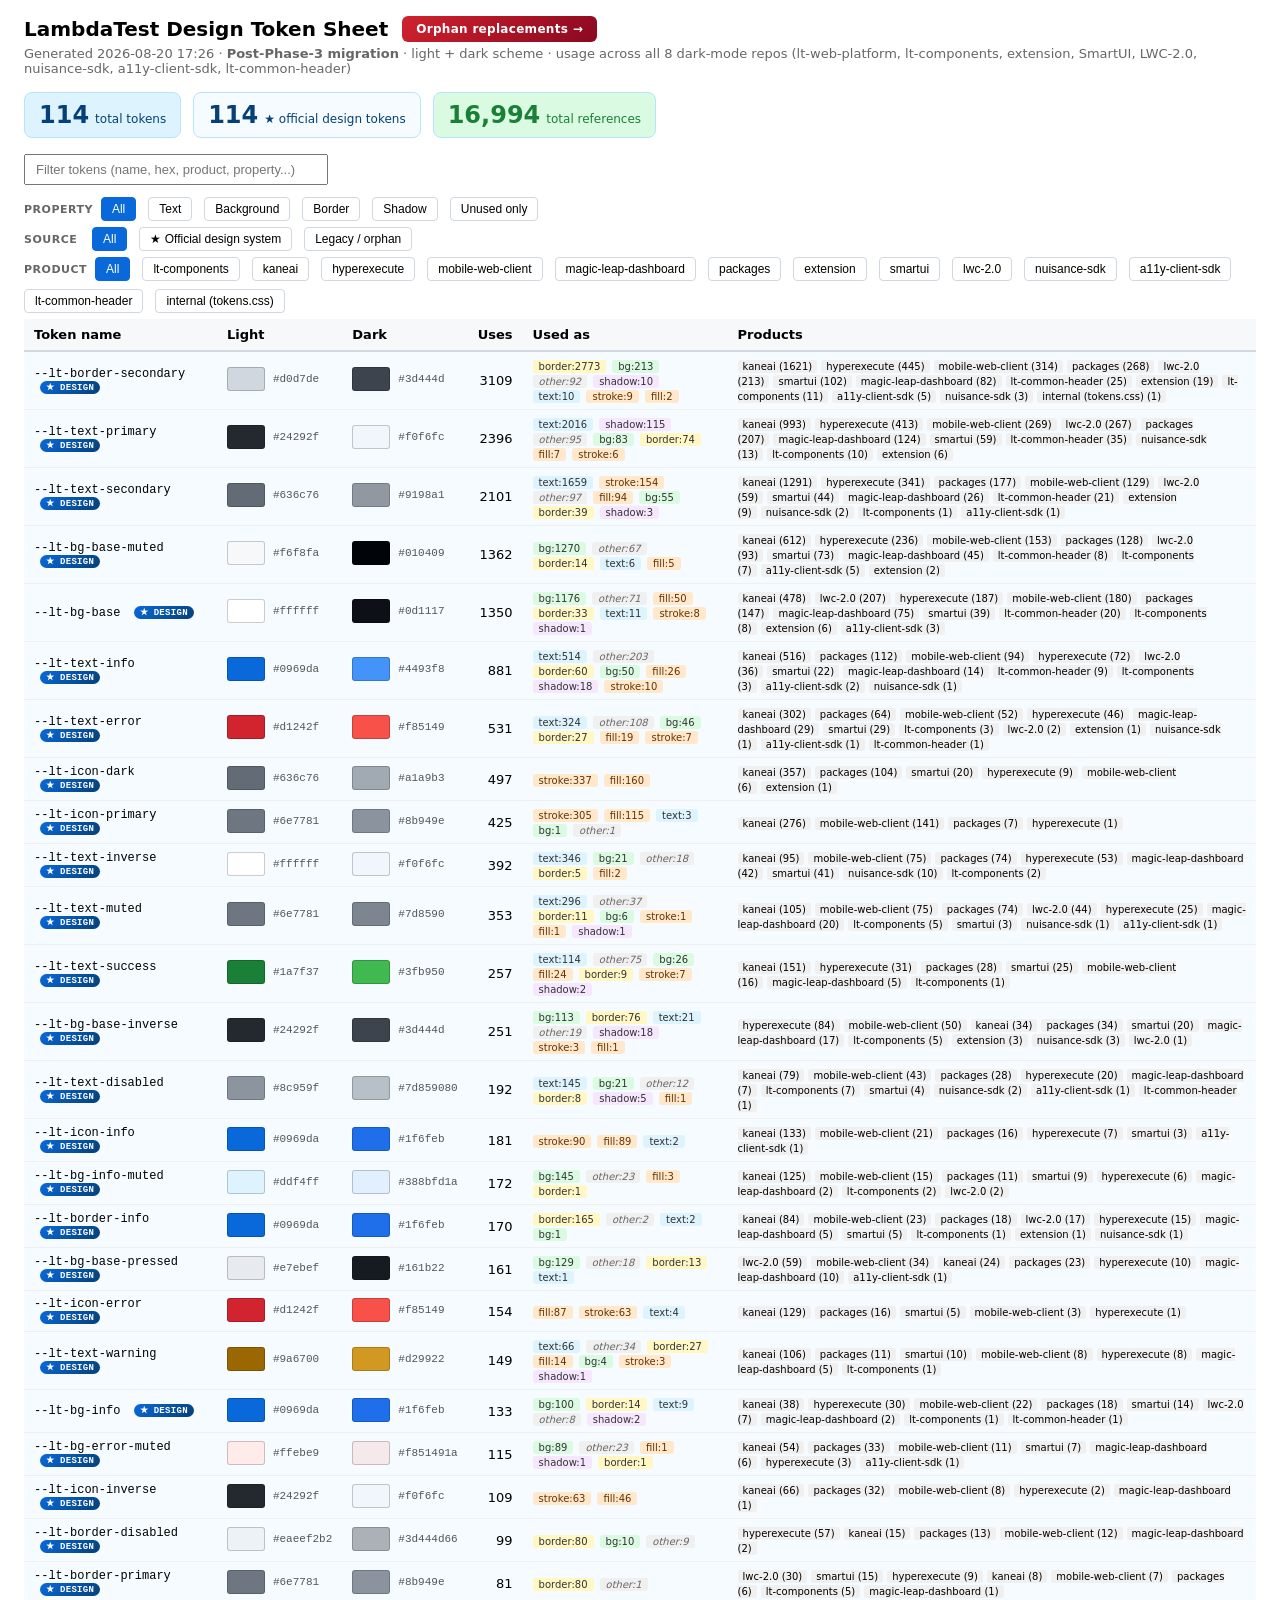
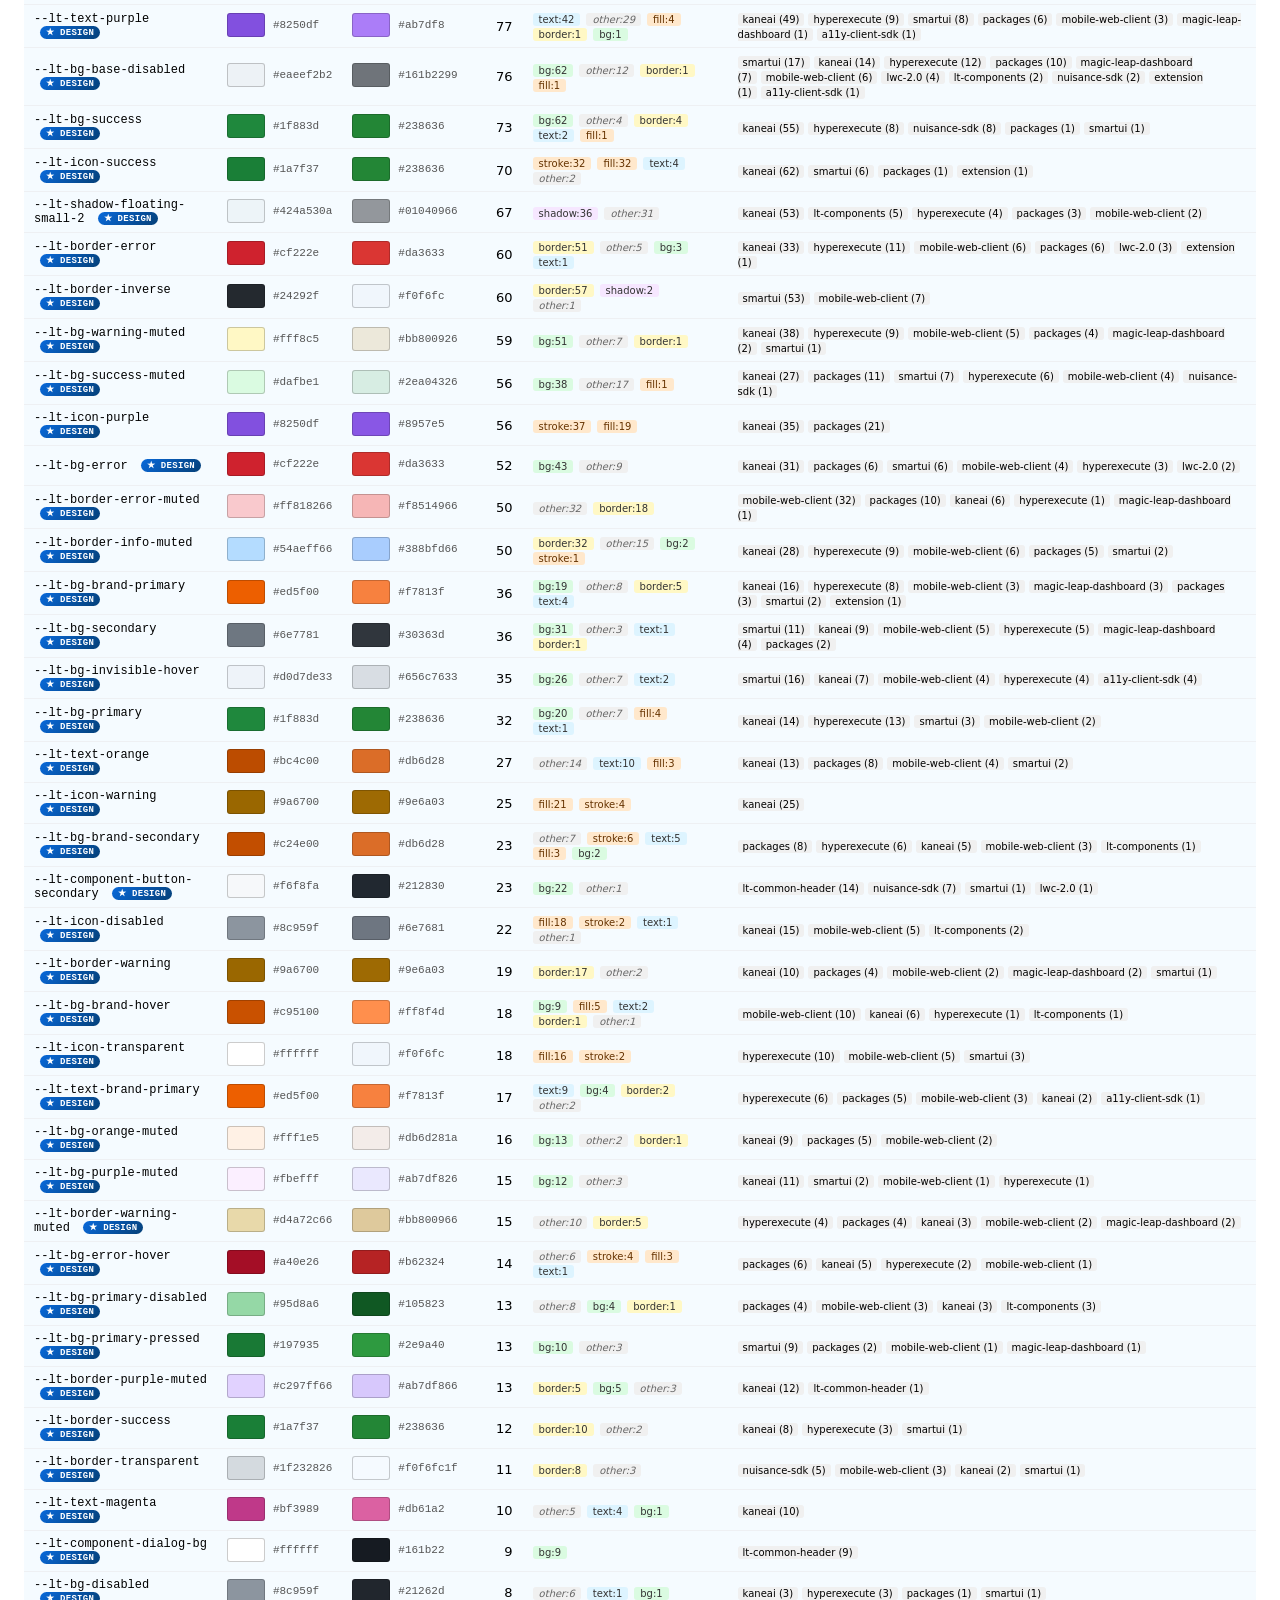
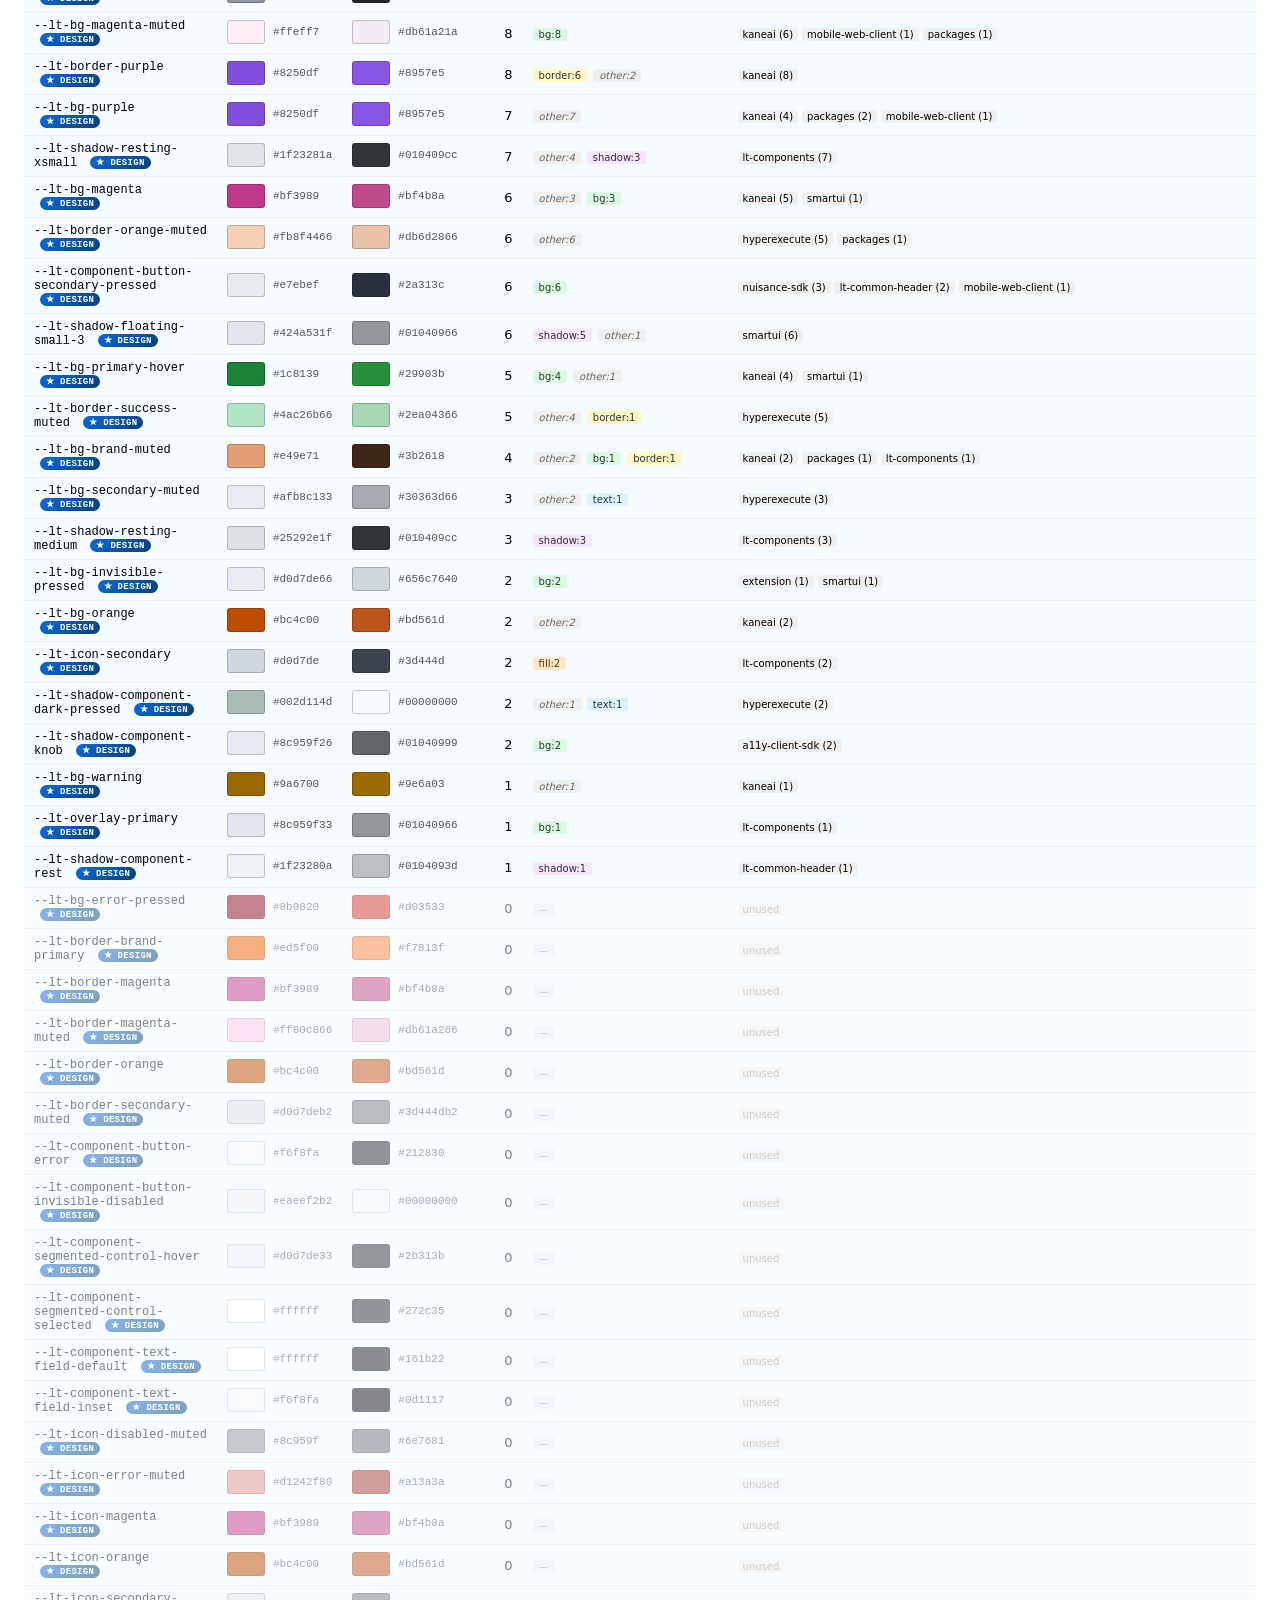
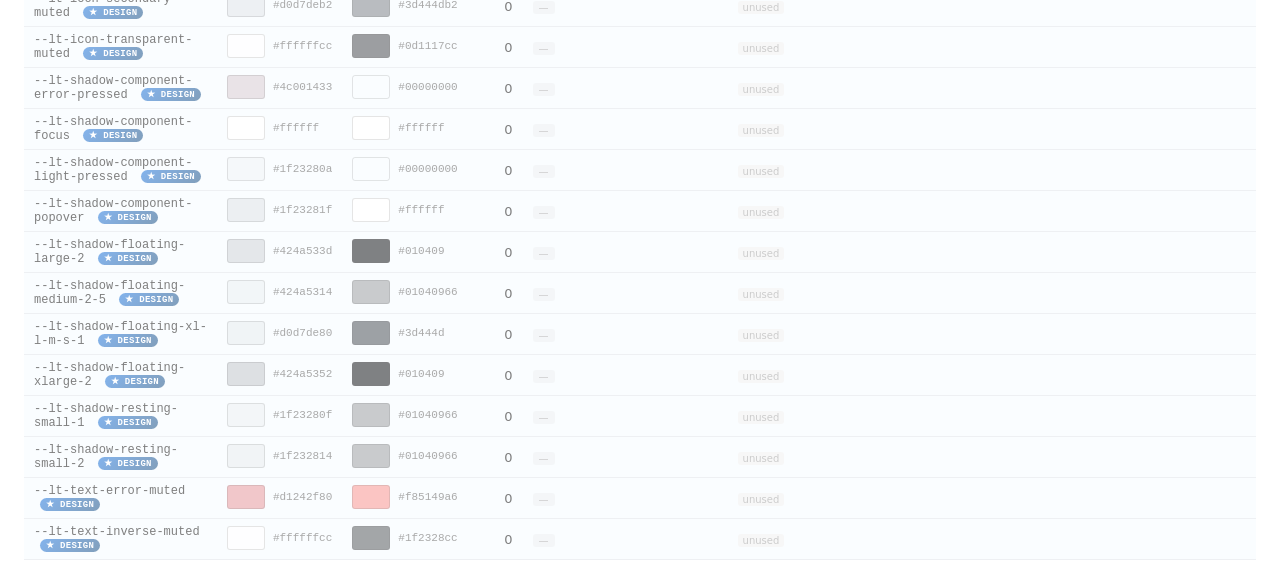
<file: index.html>
<!DOCTYPE html>
<html lang="en"><head><meta charset="utf-8"><title>LambdaTest Design Token Sheet</title>
<style>
  body { font-family: -apple-system, system-ui, sans-serif; margin: 0; padding: 16px 24px; font-size: 13px; }
  h1 { font-size: 20px; margin: 0 0 4px; }
  .meta { color: #666; margin-bottom: 16px; }
  .stats { display: flex; gap: 12px; align-items: center; margin: 12px 0 16px; flex-wrap: wrap; }
  .stat-pill { display: inline-flex; align-items: baseline; gap: 6px; padding: 8px 14px; border-radius: 8px; font-size: 12px; color: #666; }
  .stat-pill.total { background: #ddf4ff; color: #054078; border: 1px solid #b6e3ff; }
  .stat-pill.filtered { background: #fff8c5; color: #693e00; border: 1px solid #f1d878; }
  .stat-pill .num { font-size: 24px; font-weight: 700; font-variant-numeric: tabular-nums; }
  .stat-pill .num-small { font-size: 11px; opacity: 0.7; }
  .stat-pill.hidden { display: none; }
  .controls { margin-bottom: 12px; }
  .controls input { padding: 6px 10px; font-size: 13px; width: 280px; }
  .filter-row { display: flex; align-items: center; gap: 8px; margin-bottom: 6px; flex-wrap: wrap; }
  .filter-label { font-size: 11px; font-weight: 600; color: #666; text-transform: uppercase; letter-spacing: 0.5px; min-width: 60px; }
  .design-badge { display: inline-block; font-size: 9px; font-weight: 700; padding: 1px 6px; border-radius: 10px; background: linear-gradient(135deg, #0969da, #054078); color: white; margin-left: 6px; vertical-align: middle; letter-spacing: 0.3px; text-transform: uppercase; }
  tr.design-token { background: #f5fbff; }
  tr.design-token:hover { background: #ebf6ff; }
  table { border-collapse: collapse; width: 100%; }
  th { background: #f6f8fa; text-align: left; padding: 8px 10px; border-bottom: 2px solid #d0d7de; cursor: pointer; user-select: none; font-weight: 600; position: sticky; top: 0; }
  th:hover { background: #eaeef2; }
  td { padding: 6px 10px; border-bottom: 1px solid #eef0f3; vertical-align: middle; }
  .swatch { display: inline-block; width: 36px; height: 22px; border-radius: 3px; border: 1px solid rgba(0,0,0,.2); vertical-align: middle; flex-shrink: 0; }
  .hex-cell { display: inline-flex; align-items: center; gap: 8px; }
  .name { font-family: ui-monospace, Menlo, monospace; font-size: 12px; }
  .hex { font-family: ui-monospace, monospace; font-size: 11px; color: #555; }
  .count { text-align: right; font-variant-numeric: tabular-nums; }
  .props span { display: inline-block; margin-right: 6px; padding: 1px 6px; border-radius: 3px; font-size: 10px; background: #eaeef2; color: #333; }
  .props .text { background: #ddf4ff; }
  .props .bg { background: #dafbe1; }
  .props .border { background: #fff8c5; }
  .props .shadow { background: #f6e7ff; }
  .props .fill, .props .stroke { background: #ffe8cc; color: #663300; }
  .props .class { background: #e7e2fd; color: #3a30a0; }
  .props .other { background: #f0f0f0; color: #666; font-style: italic; }
  .products span { font-size: 10px; padding: 1px 5px; border-radius: 3px; margin-right: 4px; background: #f0f0f0; }
  .row-unused { opacity: 0.5; }
  .filter-buttons button { margin-right: 4px; padding: 4px 10px; border: 1px solid #d0d7de; background: white; border-radius: 4px; cursor: pointer; font-size: 12px; }
  .filter-buttons button.active { background: #0969da; color: white; border-color: #0969da; }
  .nav-link { color: #0969da; text-decoration: none; font-size: 12px; margin-left: 8px; }
</style>
</head><body>
<h1 style="display:flex; align-items:center; gap:14px; flex-wrap:wrap;">
  LambdaTest Design Token Sheet
    <a href="mapped.html" style="font-size:12px; font-weight:600; padding:6px 14px; border-radius:6px; background:linear-gradient(135deg,#cf222e,#8b0820); color:white; text-decoration:none; letter-spacing:0.3px;">Orphan replacements →</a>
</h1>
<div class="meta">Generated 2026-08-20 17:26 &middot; <strong>Post-Phase-3 migration</strong> &middot; light + dark scheme &middot; usage across all 8 dark-mode repos (lt-web-platform, lt-components, extension, SmartUI, LWC-2.0, nuisance-sdk, a11y-client-sdk, lt-common-header)</div>
<div class="stats">
  <span class="stat-pill total"><span class="num" id="total-count">114</span><span>total tokens</span></span>
  <span class="stat-pill total" style="background:#f5fbff;color:#054078;border:1px solid #b6e3ff"><span class="num">114</span><span>★ official design tokens</span></span>
  <span class="stat-pill total" style="background:#dafbe1;color:#1a7f37"><span class="num">16,994</span><span>total references</span></span>
</div>
<div class="controls">
  <input type="text" id="filter" placeholder="Filter tokens (name, hex, product, property...)">
</div>
<div class="filter-row filter-buttons" data-group="prop">
  <span class="filter-label">Property</span>
  <button data-filter="all" class="active">All</button>
  <button data-filter="text">Text</button>
  <button data-filter="bg">Background</button>
  <button data-filter="border">Border</button>
  <button data-filter="shadow">Shadow</button>
  <button data-filter="unused">Unused only</button>
</div>
<div class="filter-row filter-buttons" data-group="source">
  <span class="filter-label">Source</span>
  <button data-source="all" class="active">All</button>
  <button data-source="design">★ Official design system</button>
  <button data-source="non-design">Legacy / orphan</button>
</div>
<div class="filter-row filter-buttons" data-group="product">
  <span class="filter-label">Product</span>
  <button data-product="all" class="active">All</button>
  <button data-product="lt-components">lt-components</button>
  <button data-product="kaneai">kaneai</button>
  <button data-product="hyperexecute">hyperexecute</button>
  <button data-product="mobile-web-client">mobile-web-client</button>
  <button data-product="magic-leap-dashboard">magic-leap-dashboard</button>
  <button data-product="packages">packages</button>
  <button data-product="extension">extension</button>
  <button data-product="smartui">smartui</button>
  <button data-product="lwc-2.0">lwc-2.0</button>
  <button data-product="nuisance-sdk">nuisance-sdk</button>
  <button data-product="a11y-client-sdk">a11y-client-sdk</button>
  <button data-product="lt-common-header">lt-common-header</button>
  <button data-product="internal">internal (tokens.css)</button>
</div>
<div id="filter-result-stats" style="display:none;align-items:center;gap:10px;margin:6px 0 14px;padding:10px 14px;background:#fff8c5;border:1px solid #f1d878;border-radius:8px;flex-wrap:wrap">
  <span style="font-size:11px;font-weight:700;color:#693e00;text-transform:uppercase;letter-spacing:0.5px">Filtered results</span>
  <span class="stat-pill" style="background:#fff;border:1px solid #d0d7de"><span class="num" id="filtered-count">--</span><span>tokens</span><span class="num-small" id="filtered-pct"></span></span>
  <span class="stat-pill" style="background:#fff;border:1px solid #d0d7de"><span class="num" id="filtered-refs">--</span><span>uses</span><span class="num-small" id="filtered-refs-pct"></span></span>
</div>
<table id="tbl">
<thead><tr>
  <th data-sort="name">Token name</th>
  <th data-sort="light">Light</th>
  <th data-sort="dark">Dark</th>
  <th data-sort="count">Uses</th>
  <th data-sort="props">Used as</th>
  <th data-sort="products">Products</th>
</tr></thead><tbody>
<tr class="design-token" data-name="--lt-border-secondary" data-prop="border" data-count="3109" data-products="mobile-web-client|kaneai|hyperexecute|magic-leap-dashboard|packages|internal|lt-components|extension|smartui|nuisance-sdk|a11y-client-sdk|lt-common-header|lwc-2.0" data-source="design">
<td><div class=name>--lt-border-secondary <span class="design-badge" title="Official design system token">★ Design</span></div></td>
<td><div class='hex-cell'><span class=swatch style='background:#d0d7de'></span><span class=hex>#d0d7de</span></div></td>
<td><div class='hex-cell'><span class=swatch style='background:#3d444d'></span><span class=hex>#3d444d</span></div></td>
<td class=count>3109</td>
<td class=props><span class='border'>border:2773</span><span class='bg'>bg:213</span><span class='other'>other:92</span><span class='shadow'>shadow:10</span><span class='text'>text:10</span><span class='stroke'>stroke:9</span><span class='fill'>fill:2</span></td>
<td class=products><span>kaneai (1621)</span><span>hyperexecute (445)</span><span>mobile-web-client (314)</span><span>packages (268)</span><span>lwc-2.0 (213)</span><span>smartui (102)</span><span>magic-leap-dashboard (82)</span><span>lt-common-header (25)</span><span>extension (19)</span><span>lt-components (11)</span><span>a11y-client-sdk (5)</span><span>nuisance-sdk (3)</span><span>internal (tokens.css) (1)</span></td></tr>
<tr class="design-token" data-name="--lt-text-primary" data-prop="text" data-count="2396" data-products="mobile-web-client|kaneai|hyperexecute|magic-leap-dashboard|packages|lt-components|extension|smartui|nuisance-sdk|lt-common-header|lwc-2.0" data-source="design">
<td><div class=name>--lt-text-primary <span class="design-badge" title="Official design system token">★ Design</span></div></td>
<td><div class='hex-cell'><span class=swatch style='background:#24292f'></span><span class=hex>#24292f</span></div></td>
<td><div class='hex-cell'><span class=swatch style='background:#f0f6fc'></span><span class=hex>#f0f6fc</span></div></td>
<td class=count>2396</td>
<td class=props><span class='text'>text:2016</span><span class='shadow'>shadow:115</span><span class='other'>other:95</span><span class='bg'>bg:83</span><span class='border'>border:74</span><span class='fill'>fill:7</span><span class='stroke'>stroke:6</span></td>
<td class=products><span>kaneai (993)</span><span>hyperexecute (413)</span><span>mobile-web-client (269)</span><span>lwc-2.0 (267)</span><span>packages (207)</span><span>magic-leap-dashboard (124)</span><span>smartui (59)</span><span>lt-common-header (35)</span><span>nuisance-sdk (13)</span><span>lt-components (10)</span><span>extension (6)</span></td></tr>
<tr class="design-token" data-name="--lt-text-secondary" data-prop="text" data-count="2101" data-products="mobile-web-client|kaneai|hyperexecute|magic-leap-dashboard|packages|lt-components|extension|smartui|nuisance-sdk|a11y-client-sdk|lt-common-header|lwc-2.0" data-source="design">
<td><div class=name>--lt-text-secondary <span class="design-badge" title="Official design system token">★ Design</span></div></td>
<td><div class='hex-cell'><span class=swatch style='background:#636c76'></span><span class=hex>#636c76</span></div></td>
<td><div class='hex-cell'><span class=swatch style='background:#9198a1'></span><span class=hex>#9198a1</span></div></td>
<td class=count>2101</td>
<td class=props><span class='text'>text:1659</span><span class='stroke'>stroke:154</span><span class='other'>other:97</span><span class='fill'>fill:94</span><span class='bg'>bg:55</span><span class='border'>border:39</span><span class='shadow'>shadow:3</span></td>
<td class=products><span>kaneai (1291)</span><span>hyperexecute (341)</span><span>packages (177)</span><span>mobile-web-client (129)</span><span>lwc-2.0 (59)</span><span>smartui (44)</span><span>magic-leap-dashboard (26)</span><span>lt-common-header (21)</span><span>extension (9)</span><span>nuisance-sdk (2)</span><span>lt-components (1)</span><span>a11y-client-sdk (1)</span></td></tr>
<tr class="design-token" data-name="--lt-bg-base-muted" data-prop="bg" data-count="1362" data-products="mobile-web-client|kaneai|hyperexecute|magic-leap-dashboard|packages|lt-components|extension|smartui|a11y-client-sdk|lt-common-header|lwc-2.0" data-source="design">
<td><div class=name>--lt-bg-base-muted <span class="design-badge" title="Official design system token">★ Design</span></div></td>
<td><div class='hex-cell'><span class=swatch style='background:#f6f8fa'></span><span class=hex>#f6f8fa</span></div></td>
<td><div class='hex-cell'><span class=swatch style='background:#010409'></span><span class=hex>#010409</span></div></td>
<td class=count>1362</td>
<td class=props><span class='bg'>bg:1270</span><span class='other'>other:67</span><span class='border'>border:14</span><span class='text'>text:6</span><span class='fill'>fill:5</span></td>
<td class=products><span>kaneai (612)</span><span>hyperexecute (236)</span><span>mobile-web-client (153)</span><span>packages (128)</span><span>lwc-2.0 (93)</span><span>smartui (73)</span><span>magic-leap-dashboard (45)</span><span>lt-common-header (8)</span><span>lt-components (7)</span><span>a11y-client-sdk (5)</span><span>extension (2)</span></td></tr>
<tr class="design-token" data-name="--lt-bg-base" data-prop="bg" data-count="1350" data-products="mobile-web-client|kaneai|hyperexecute|magic-leap-dashboard|packages|lt-components|extension|smartui|a11y-client-sdk|lt-common-header|lwc-2.0" data-source="design">
<td><div class=name>--lt-bg-base <span class="design-badge" title="Official design system token">★ Design</span></div></td>
<td><div class='hex-cell'><span class=swatch style='background:#ffffff'></span><span class=hex>#ffffff</span></div></td>
<td><div class='hex-cell'><span class=swatch style='background:#0d1117'></span><span class=hex>#0d1117</span></div></td>
<td class=count>1350</td>
<td class=props><span class='bg'>bg:1176</span><span class='other'>other:71</span><span class='fill'>fill:50</span><span class='border'>border:33</span><span class='text'>text:11</span><span class='stroke'>stroke:8</span><span class='shadow'>shadow:1</span></td>
<td class=products><span>kaneai (478)</span><span>lwc-2.0 (207)</span><span>hyperexecute (187)</span><span>mobile-web-client (180)</span><span>packages (147)</span><span>magic-leap-dashboard (75)</span><span>smartui (39)</span><span>lt-common-header (20)</span><span>lt-components (8)</span><span>extension (6)</span><span>a11y-client-sdk (3)</span></td></tr>
<tr class="design-token" data-name="--lt-text-info" data-prop="text" data-count="881" data-products="mobile-web-client|kaneai|hyperexecute|magic-leap-dashboard|packages|lt-components|smartui|nuisance-sdk|a11y-client-sdk|lt-common-header|lwc-2.0" data-source="design">
<td><div class=name>--lt-text-info <span class="design-badge" title="Official design system token">★ Design</span></div></td>
<td><div class='hex-cell'><span class=swatch style='background:#0969da'></span><span class=hex>#0969da</span></div></td>
<td><div class='hex-cell'><span class=swatch style='background:#4493f8'></span><span class=hex>#4493f8</span></div></td>
<td class=count>881</td>
<td class=props><span class='text'>text:514</span><span class='other'>other:203</span><span class='border'>border:60</span><span class='bg'>bg:50</span><span class='fill'>fill:26</span><span class='shadow'>shadow:18</span><span class='stroke'>stroke:10</span></td>
<td class=products><span>kaneai (516)</span><span>packages (112)</span><span>mobile-web-client (94)</span><span>hyperexecute (72)</span><span>lwc-2.0 (36)</span><span>smartui (22)</span><span>magic-leap-dashboard (14)</span><span>lt-common-header (9)</span><span>lt-components (3)</span><span>a11y-client-sdk (2)</span><span>nuisance-sdk (1)</span></td></tr>
<tr class="design-token" data-name="--lt-text-error" data-prop="text" data-count="531" data-products="mobile-web-client|kaneai|hyperexecute|magic-leap-dashboard|packages|lt-components|extension|smartui|nuisance-sdk|a11y-client-sdk|lt-common-header|lwc-2.0" data-source="design">
<td><div class=name>--lt-text-error <span class="design-badge" title="Official design system token">★ Design</span></div></td>
<td><div class='hex-cell'><span class=swatch style='background:#d1242f'></span><span class=hex>#d1242f</span></div></td>
<td><div class='hex-cell'><span class=swatch style='background:#f85149'></span><span class=hex>#f85149</span></div></td>
<td class=count>531</td>
<td class=props><span class='text'>text:324</span><span class='other'>other:108</span><span class='bg'>bg:46</span><span class='border'>border:27</span><span class='fill'>fill:19</span><span class='stroke'>stroke:7</span></td>
<td class=products><span>kaneai (302)</span><span>packages (64)</span><span>mobile-web-client (52)</span><span>hyperexecute (46)</span><span>magic-leap-dashboard (29)</span><span>smartui (29)</span><span>lt-components (3)</span><span>lwc-2.0 (2)</span><span>extension (1)</span><span>nuisance-sdk (1)</span><span>a11y-client-sdk (1)</span><span>lt-common-header (1)</span></td></tr>
<tr class="design-token" data-name="--lt-icon-dark" data-prop="stroke" data-count="497" data-products="mobile-web-client|kaneai|hyperexecute|packages|extension|smartui" data-source="design">
<td><div class=name>--lt-icon-dark <span class="design-badge" title="Official design system token">★ Design</span></div></td>
<td><div class='hex-cell'><span class=swatch style='background:#636c76'></span><span class=hex>#636c76</span></div></td>
<td><div class='hex-cell'><span class=swatch style='background:#a1a9b3'></span><span class=hex>#a1a9b3</span></div></td>
<td class=count>497</td>
<td class=props><span class='stroke'>stroke:337</span><span class='fill'>fill:160</span></td>
<td class=products><span>kaneai (357)</span><span>packages (104)</span><span>smartui (20)</span><span>hyperexecute (9)</span><span>mobile-web-client (6)</span><span>extension (1)</span></td></tr>
<tr class="design-token" data-name="--lt-icon-primary" data-prop="stroke" data-count="425" data-products="mobile-web-client|kaneai|hyperexecute|packages" data-source="design">
<td><div class=name>--lt-icon-primary <span class="design-badge" title="Official design system token">★ Design</span></div></td>
<td><div class='hex-cell'><span class=swatch style='background:#6e7781'></span><span class=hex>#6e7781</span></div></td>
<td><div class='hex-cell'><span class=swatch style='background:#8b949e'></span><span class=hex>#8b949e</span></div></td>
<td class=count>425</td>
<td class=props><span class='stroke'>stroke:305</span><span class='fill'>fill:115</span><span class='text'>text:3</span><span class='bg'>bg:1</span><span class='other'>other:1</span></td>
<td class=products><span>kaneai (276)</span><span>mobile-web-client (141)</span><span>packages (7)</span><span>hyperexecute (1)</span></td></tr>
<tr class="design-token" data-name="--lt-text-inverse" data-prop="text" data-count="392" data-products="mobile-web-client|kaneai|hyperexecute|magic-leap-dashboard|packages|lt-components|smartui|nuisance-sdk" data-source="design">
<td><div class=name>--lt-text-inverse <span class="design-badge" title="Official design system token">★ Design</span></div></td>
<td><div class='hex-cell'><span class=swatch style='background:#ffffff'></span><span class=hex>#ffffff</span></div></td>
<td><div class='hex-cell'><span class=swatch style='background:#f0f6fc'></span><span class=hex>#f0f6fc</span></div></td>
<td class=count>392</td>
<td class=props><span class='text'>text:346</span><span class='bg'>bg:21</span><span class='other'>other:18</span><span class='border'>border:5</span><span class='fill'>fill:2</span></td>
<td class=products><span>kaneai (95)</span><span>mobile-web-client (75)</span><span>packages (74)</span><span>hyperexecute (53)</span><span>magic-leap-dashboard (42)</span><span>smartui (41)</span><span>nuisance-sdk (10)</span><span>lt-components (2)</span></td></tr>
<tr class="design-token" data-name="--lt-text-muted" data-prop="text" data-count="353" data-products="mobile-web-client|kaneai|hyperexecute|magic-leap-dashboard|packages|lt-components|smartui|nuisance-sdk|a11y-client-sdk|lwc-2.0" data-source="design">
<td><div class=name>--lt-text-muted <span class="design-badge" title="Official design system token">★ Design</span></div></td>
<td><div class='hex-cell'><span class=swatch style='background:#6e7781'></span><span class=hex>#6e7781</span></div></td>
<td><div class='hex-cell'><span class=swatch style='background:#7d8590'></span><span class=hex>#7d8590</span></div></td>
<td class=count>353</td>
<td class=props><span class='text'>text:296</span><span class='other'>other:37</span><span class='border'>border:11</span><span class='bg'>bg:6</span><span class='stroke'>stroke:1</span><span class='fill'>fill:1</span><span class='shadow'>shadow:1</span></td>
<td class=products><span>kaneai (105)</span><span>mobile-web-client (75)</span><span>packages (74)</span><span>lwc-2.0 (44)</span><span>hyperexecute (25)</span><span>magic-leap-dashboard (20)</span><span>lt-components (5)</span><span>smartui (3)</span><span>nuisance-sdk (1)</span><span>a11y-client-sdk (1)</span></td></tr>
<tr class="design-token" data-name="--lt-text-success" data-prop="text" data-count="257" data-products="mobile-web-client|kaneai|hyperexecute|magic-leap-dashboard|packages|lt-components|smartui" data-source="design">
<td><div class=name>--lt-text-success <span class="design-badge" title="Official design system token">★ Design</span></div></td>
<td><div class='hex-cell'><span class=swatch style='background:#1a7f37'></span><span class=hex>#1a7f37</span></div></td>
<td><div class='hex-cell'><span class=swatch style='background:#3fb950'></span><span class=hex>#3fb950</span></div></td>
<td class=count>257</td>
<td class=props><span class='text'>text:114</span><span class='other'>other:75</span><span class='bg'>bg:26</span><span class='fill'>fill:24</span><span class='border'>border:9</span><span class='stroke'>stroke:7</span><span class='shadow'>shadow:2</span></td>
<td class=products><span>kaneai (151)</span><span>hyperexecute (31)</span><span>packages (28)</span><span>smartui (25)</span><span>mobile-web-client (16)</span><span>magic-leap-dashboard (5)</span><span>lt-components (1)</span></td></tr>
<tr class="design-token" data-name="--lt-bg-base-inverse" data-prop="bg" data-count="251" data-products="mobile-web-client|kaneai|hyperexecute|magic-leap-dashboard|packages|lt-components|extension|smartui|nuisance-sdk|lwc-2.0" data-source="design">
<td><div class=name>--lt-bg-base-inverse <span class="design-badge" title="Official design system token">★ Design</span></div></td>
<td><div class='hex-cell'><span class=swatch style='background:#24292f'></span><span class=hex>#24292f</span></div></td>
<td><div class='hex-cell'><span class=swatch style='background:#3d444d'></span><span class=hex>#3d444d</span></div></td>
<td class=count>251</td>
<td class=props><span class='bg'>bg:113</span><span class='border'>border:76</span><span class='text'>text:21</span><span class='other'>other:19</span><span class='shadow'>shadow:18</span><span class='stroke'>stroke:3</span><span class='fill'>fill:1</span></td>
<td class=products><span>hyperexecute (84)</span><span>mobile-web-client (50)</span><span>kaneai (34)</span><span>packages (34)</span><span>smartui (20)</span><span>magic-leap-dashboard (17)</span><span>lt-components (5)</span><span>extension (3)</span><span>nuisance-sdk (3)</span><span>lwc-2.0 (1)</span></td></tr>
<tr class="design-token" data-name="--lt-text-disabled" data-prop="text" data-count="192" data-products="mobile-web-client|kaneai|hyperexecute|magic-leap-dashboard|packages|lt-components|smartui|nuisance-sdk|a11y-client-sdk|lt-common-header" data-source="design">
<td><div class=name>--lt-text-disabled <span class="design-badge" title="Official design system token">★ Design</span></div></td>
<td><div class='hex-cell'><span class=swatch style='background:#8c959f'></span><span class=hex>#8c959f</span></div></td>
<td><div class='hex-cell'><span class=swatch style='background:#7d859080'></span><span class=hex>#7d859080</span></div></td>
<td class=count>192</td>
<td class=props><span class='text'>text:145</span><span class='bg'>bg:21</span><span class='other'>other:12</span><span class='border'>border:8</span><span class='shadow'>shadow:5</span><span class='fill'>fill:1</span></td>
<td class=products><span>kaneai (79)</span><span>mobile-web-client (43)</span><span>packages (28)</span><span>hyperexecute (20)</span><span>magic-leap-dashboard (7)</span><span>lt-components (7)</span><span>smartui (4)</span><span>nuisance-sdk (2)</span><span>a11y-client-sdk (1)</span><span>lt-common-header (1)</span></td></tr>
<tr class="design-token" data-name="--lt-icon-info" data-prop="stroke" data-count="181" data-products="mobile-web-client|kaneai|hyperexecute|packages|smartui|a11y-client-sdk" data-source="design">
<td><div class=name>--lt-icon-info <span class="design-badge" title="Official design system token">★ Design</span></div></td>
<td><div class='hex-cell'><span class=swatch style='background:#0969da'></span><span class=hex>#0969da</span></div></td>
<td><div class='hex-cell'><span class=swatch style='background:#1f6feb'></span><span class=hex>#1f6feb</span></div></td>
<td class=count>181</td>
<td class=props><span class='stroke'>stroke:90</span><span class='fill'>fill:89</span><span class='text'>text:2</span></td>
<td class=products><span>kaneai (133)</span><span>mobile-web-client (21)</span><span>packages (16)</span><span>hyperexecute (7)</span><span>smartui (3)</span><span>a11y-client-sdk (1)</span></td></tr>
<tr class="design-token" data-name="--lt-bg-info-muted" data-prop="bg" data-count="172" data-products="mobile-web-client|kaneai|hyperexecute|magic-leap-dashboard|packages|lt-components|smartui|lwc-2.0" data-source="design">
<td><div class=name>--lt-bg-info-muted <span class="design-badge" title="Official design system token">★ Design</span></div></td>
<td><div class='hex-cell'><span class=swatch style='background:#ddf4ff'></span><span class=hex>#ddf4ff</span></div></td>
<td><div class='hex-cell'><span class=swatch style='background:#388bfd1a'></span><span class=hex>#388bfd1a</span></div></td>
<td class=count>172</td>
<td class=props><span class='bg'>bg:145</span><span class='other'>other:23</span><span class='fill'>fill:3</span><span class='border'>border:1</span></td>
<td class=products><span>kaneai (125)</span><span>mobile-web-client (15)</span><span>packages (11)</span><span>smartui (9)</span><span>hyperexecute (6)</span><span>magic-leap-dashboard (2)</span><span>lt-components (2)</span><span>lwc-2.0 (2)</span></td></tr>
<tr class="design-token" data-name="--lt-border-info" data-prop="border" data-count="170" data-products="mobile-web-client|kaneai|hyperexecute|magic-leap-dashboard|packages|lt-components|extension|smartui|nuisance-sdk|lwc-2.0" data-source="design">
<td><div class=name>--lt-border-info <span class="design-badge" title="Official design system token">★ Design</span></div></td>
<td><div class='hex-cell'><span class=swatch style='background:#0969da'></span><span class=hex>#0969da</span></div></td>
<td><div class='hex-cell'><span class=swatch style='background:#1f6feb'></span><span class=hex>#1f6feb</span></div></td>
<td class=count>170</td>
<td class=props><span class='border'>border:165</span><span class='other'>other:2</span><span class='text'>text:2</span><span class='bg'>bg:1</span></td>
<td class=products><span>kaneai (84)</span><span>mobile-web-client (23)</span><span>packages (18)</span><span>lwc-2.0 (17)</span><span>hyperexecute (15)</span><span>magic-leap-dashboard (5)</span><span>smartui (5)</span><span>lt-components (1)</span><span>extension (1)</span><span>nuisance-sdk (1)</span></td></tr>
<tr class="design-token" data-name="--lt-bg-base-pressed" data-prop="bg" data-count="161" data-products="mobile-web-client|kaneai|hyperexecute|magic-leap-dashboard|packages|a11y-client-sdk|lwc-2.0" data-source="design">
<td><div class=name>--lt-bg-base-pressed <span class="design-badge" title="Official design system token">★ Design</span></div></td>
<td><div class='hex-cell'><span class=swatch style='background:#e7ebef'></span><span class=hex>#e7ebef</span></div></td>
<td><div class='hex-cell'><span class=swatch style='background:#161b22'></span><span class=hex>#161b22</span></div></td>
<td class=count>161</td>
<td class=props><span class='bg'>bg:129</span><span class='other'>other:18</span><span class='border'>border:13</span><span class='text'>text:1</span></td>
<td class=products><span>lwc-2.0 (59)</span><span>mobile-web-client (34)</span><span>kaneai (24)</span><span>packages (23)</span><span>hyperexecute (10)</span><span>magic-leap-dashboard (10)</span><span>a11y-client-sdk (1)</span></td></tr>
<tr class="design-token" data-name="--lt-icon-error" data-prop="fill" data-count="154" data-products="mobile-web-client|kaneai|hyperexecute|packages|smartui" data-source="design">
<td><div class=name>--lt-icon-error <span class="design-badge" title="Official design system token">★ Design</span></div></td>
<td><div class='hex-cell'><span class=swatch style='background:#d1242f'></span><span class=hex>#d1242f</span></div></td>
<td><div class='hex-cell'><span class=swatch style='background:#f85149'></span><span class=hex>#f85149</span></div></td>
<td class=count>154</td>
<td class=props><span class='fill'>fill:87</span><span class='stroke'>stroke:63</span><span class='text'>text:4</span></td>
<td class=products><span>kaneai (129)</span><span>packages (16)</span><span>smartui (5)</span><span>mobile-web-client (3)</span><span>hyperexecute (1)</span></td></tr>
<tr class="design-token" data-name="--lt-text-warning" data-prop="text" data-count="149" data-products="mobile-web-client|kaneai|hyperexecute|magic-leap-dashboard|packages|lt-components|smartui" data-source="design">
<td><div class=name>--lt-text-warning <span class="design-badge" title="Official design system token">★ Design</span></div></td>
<td><div class='hex-cell'><span class=swatch style='background:#9a6700'></span><span class=hex>#9a6700</span></div></td>
<td><div class='hex-cell'><span class=swatch style='background:#d29922'></span><span class=hex>#d29922</span></div></td>
<td class=count>149</td>
<td class=props><span class='text'>text:66</span><span class='other'>other:34</span><span class='border'>border:27</span><span class='fill'>fill:14</span><span class='bg'>bg:4</span><span class='stroke'>stroke:3</span><span class='shadow'>shadow:1</span></td>
<td class=products><span>kaneai (106)</span><span>packages (11)</span><span>smartui (10)</span><span>mobile-web-client (8)</span><span>hyperexecute (8)</span><span>magic-leap-dashboard (5)</span><span>lt-components (1)</span></td></tr>
<tr class="design-token" data-name="--lt-bg-info" data-prop="bg" data-count="133" data-products="mobile-web-client|kaneai|hyperexecute|magic-leap-dashboard|packages|lt-components|smartui|lt-common-header|lwc-2.0" data-source="design">
<td><div class=name>--lt-bg-info <span class="design-badge" title="Official design system token">★ Design</span></div></td>
<td><div class='hex-cell'><span class=swatch style='background:#0969da'></span><span class=hex>#0969da</span></div></td>
<td><div class='hex-cell'><span class=swatch style='background:#1f6feb'></span><span class=hex>#1f6feb</span></div></td>
<td class=count>133</td>
<td class=props><span class='bg'>bg:100</span><span class='border'>border:14</span><span class='text'>text:9</span><span class='other'>other:8</span><span class='shadow'>shadow:2</span></td>
<td class=products><span>kaneai (38)</span><span>hyperexecute (30)</span><span>mobile-web-client (22)</span><span>packages (18)</span><span>smartui (14)</span><span>lwc-2.0 (7)</span><span>magic-leap-dashboard (2)</span><span>lt-components (1)</span><span>lt-common-header (1)</span></td></tr>
<tr class="design-token" data-name="--lt-bg-error-muted" data-prop="bg" data-count="115" data-products="mobile-web-client|kaneai|hyperexecute|magic-leap-dashboard|packages|smartui|a11y-client-sdk" data-source="design">
<td><div class=name>--lt-bg-error-muted <span class="design-badge" title="Official design system token">★ Design</span></div></td>
<td><div class='hex-cell'><span class=swatch style='background:#ffebe9'></span><span class=hex>#ffebe9</span></div></td>
<td><div class='hex-cell'><span class=swatch style='background:#f851491a'></span><span class=hex>#f851491a</span></div></td>
<td class=count>115</td>
<td class=props><span class='bg'>bg:89</span><span class='other'>other:23</span><span class='fill'>fill:1</span><span class='shadow'>shadow:1</span><span class='border'>border:1</span></td>
<td class=products><span>kaneai (54)</span><span>packages (33)</span><span>mobile-web-client (11)</span><span>smartui (7)</span><span>magic-leap-dashboard (6)</span><span>hyperexecute (3)</span><span>a11y-client-sdk (1)</span></td></tr>
<tr class="design-token" data-name="--lt-icon-inverse" data-prop="stroke" data-count="109" data-products="mobile-web-client|kaneai|hyperexecute|magic-leap-dashboard|packages" data-source="design">
<td><div class=name>--lt-icon-inverse <span class="design-badge" title="Official design system token">★ Design</span></div></td>
<td><div class='hex-cell'><span class=swatch style='background:#24292f'></span><span class=hex>#24292f</span></div></td>
<td><div class='hex-cell'><span class=swatch style='background:#f0f6fc'></span><span class=hex>#f0f6fc</span></div></td>
<td class=count>109</td>
<td class=props><span class='stroke'>stroke:63</span><span class='fill'>fill:46</span></td>
<td class=products><span>kaneai (66)</span><span>packages (32)</span><span>mobile-web-client (8)</span><span>hyperexecute (2)</span><span>magic-leap-dashboard (1)</span></td></tr>
<tr class="design-token" data-name="--lt-border-disabled" data-prop="border" data-count="99" data-products="mobile-web-client|kaneai|hyperexecute|magic-leap-dashboard|packages" data-source="design">
<td><div class=name>--lt-border-disabled <span class="design-badge" title="Official design system token">★ Design</span></div></td>
<td><div class='hex-cell'><span class=swatch style='background:#eaeef2b2'></span><span class=hex>#eaeef2b2</span></div></td>
<td><div class='hex-cell'><span class=swatch style='background:#3d444d66'></span><span class=hex>#3d444d66</span></div></td>
<td class=count>99</td>
<td class=props><span class='border'>border:80</span><span class='bg'>bg:10</span><span class='other'>other:9</span></td>
<td class=products><span>hyperexecute (57)</span><span>kaneai (15)</span><span>packages (13)</span><span>mobile-web-client (12)</span><span>magic-leap-dashboard (2)</span></td></tr>
<tr class="design-token" data-name="--lt-border-primary" data-prop="border" data-count="81" data-products="mobile-web-client|kaneai|hyperexecute|magic-leap-dashboard|packages|lt-components|smartui|lwc-2.0" data-source="design">
<td><div class=name>--lt-border-primary <span class="design-badge" title="Official design system token">★ Design</span></div></td>
<td><div class='hex-cell'><span class=swatch style='background:#6e7781'></span><span class=hex>#6e7781</span></div></td>
<td><div class='hex-cell'><span class=swatch style='background:#8b949e'></span><span class=hex>#8b949e</span></div></td>
<td class=count>81</td>
<td class=props><span class='border'>border:80</span><span class='other'>other:1</span></td>
<td class=products><span>lwc-2.0 (30)</span><span>smartui (15)</span><span>hyperexecute (9)</span><span>kaneai (8)</span><span>mobile-web-client (7)</span><span>packages (6)</span><span>lt-components (5)</span><span>magic-leap-dashboard (1)</span></td></tr>
<tr class="design-token" data-name="--lt-text-purple" data-prop="text" data-count="77" data-products="mobile-web-client|kaneai|hyperexecute|magic-leap-dashboard|packages|smartui|a11y-client-sdk" data-source="design">
<td><div class=name>--lt-text-purple <span class="design-badge" title="Official design system token">★ Design</span></div></td>
<td><div class='hex-cell'><span class=swatch style='background:#8250df'></span><span class=hex>#8250df</span></div></td>
<td><div class='hex-cell'><span class=swatch style='background:#ab7df8'></span><span class=hex>#ab7df8</span></div></td>
<td class=count>77</td>
<td class=props><span class='text'>text:42</span><span class='other'>other:29</span><span class='fill'>fill:4</span><span class='border'>border:1</span><span class='bg'>bg:1</span></td>
<td class=products><span>kaneai (49)</span><span>hyperexecute (9)</span><span>smartui (8)</span><span>packages (6)</span><span>mobile-web-client (3)</span><span>magic-leap-dashboard (1)</span><span>a11y-client-sdk (1)</span></td></tr>
<tr class="design-token" data-name="--lt-bg-base-disabled" data-prop="bg" data-count="76" data-products="mobile-web-client|kaneai|hyperexecute|magic-leap-dashboard|packages|lt-components|extension|smartui|nuisance-sdk|a11y-client-sdk|lwc-2.0" data-source="design">
<td><div class=name>--lt-bg-base-disabled <span class="design-badge" title="Official design system token">★ Design</span></div></td>
<td><div class='hex-cell'><span class=swatch style='background:#eaeef2b2'></span><span class=hex>#eaeef2b2</span></div></td>
<td><div class='hex-cell'><span class=swatch style='background:#161b2299'></span><span class=hex>#161b2299</span></div></td>
<td class=count>76</td>
<td class=props><span class='bg'>bg:62</span><span class='other'>other:12</span><span class='border'>border:1</span><span class='fill'>fill:1</span></td>
<td class=products><span>smartui (17)</span><span>kaneai (14)</span><span>hyperexecute (12)</span><span>packages (10)</span><span>magic-leap-dashboard (7)</span><span>mobile-web-client (6)</span><span>lwc-2.0 (4)</span><span>lt-components (2)</span><span>nuisance-sdk (2)</span><span>extension (1)</span><span>a11y-client-sdk (1)</span></td></tr>
<tr class="design-token" data-name="--lt-bg-success" data-prop="bg" data-count="73" data-products="kaneai|hyperexecute|packages|smartui|nuisance-sdk" data-source="design">
<td><div class=name>--lt-bg-success <span class="design-badge" title="Official design system token">★ Design</span></div></td>
<td><div class='hex-cell'><span class=swatch style='background:#1f883d'></span><span class=hex>#1f883d</span></div></td>
<td><div class='hex-cell'><span class=swatch style='background:#238636'></span><span class=hex>#238636</span></div></td>
<td class=count>73</td>
<td class=props><span class='bg'>bg:62</span><span class='other'>other:4</span><span class='border'>border:4</span><span class='text'>text:2</span><span class='fill'>fill:1</span></td>
<td class=products><span>kaneai (55)</span><span>hyperexecute (8)</span><span>nuisance-sdk (8)</span><span>packages (1)</span><span>smartui (1)</span></td></tr>
<tr class="design-token" data-name="--lt-icon-success" data-prop="stroke" data-count="70" data-products="kaneai|packages|extension|smartui" data-source="design">
<td><div class=name>--lt-icon-success <span class="design-badge" title="Official design system token">★ Design</span></div></td>
<td><div class='hex-cell'><span class=swatch style='background:#1a7f37'></span><span class=hex>#1a7f37</span></div></td>
<td><div class='hex-cell'><span class=swatch style='background:#238636'></span><span class=hex>#238636</span></div></td>
<td class=count>70</td>
<td class=props><span class='stroke'>stroke:32</span><span class='fill'>fill:32</span><span class='text'>text:4</span><span class='other'>other:2</span></td>
<td class=products><span>kaneai (62)</span><span>smartui (6)</span><span>packages (1)</span><span>extension (1)</span></td></tr>
<tr class="design-token" data-name="--lt-shadow-floating-small-2" data-prop="shadow" data-count="67" data-products="mobile-web-client|kaneai|hyperexecute|packages|lt-components" data-source="design">
<td><div class=name>--lt-shadow-floating-small-2 <span class="design-badge" title="Official design system token">★ Design</span></div></td>
<td><div class='hex-cell'><span class=swatch style='background:#424a530a'></span><span class=hex>#424a530a</span></div></td>
<td><div class='hex-cell'><span class=swatch style='background:#01040966'></span><span class=hex>#01040966</span></div></td>
<td class=count>67</td>
<td class=props><span class='shadow'>shadow:36</span><span class='other'>other:31</span></td>
<td class=products><span>kaneai (53)</span><span>lt-components (5)</span><span>hyperexecute (4)</span><span>packages (3)</span><span>mobile-web-client (2)</span></td></tr>
<tr class="design-token" data-name="--lt-border-error" data-prop="border" data-count="60" data-products="mobile-web-client|kaneai|hyperexecute|packages|extension|lwc-2.0" data-source="design">
<td><div class=name>--lt-border-error <span class="design-badge" title="Official design system token">★ Design</span></div></td>
<td><div class='hex-cell'><span class=swatch style='background:#cf222e'></span><span class=hex>#cf222e</span></div></td>
<td><div class='hex-cell'><span class=swatch style='background:#da3633'></span><span class=hex>#da3633</span></div></td>
<td class=count>60</td>
<td class=props><span class='border'>border:51</span><span class='other'>other:5</span><span class='bg'>bg:3</span><span class='text'>text:1</span></td>
<td class=products><span>kaneai (33)</span><span>hyperexecute (11)</span><span>mobile-web-client (6)</span><span>packages (6)</span><span>lwc-2.0 (3)</span><span>extension (1)</span></td></tr>
<tr class="design-token" data-name="--lt-border-inverse" data-prop="border" data-count="60" data-products="mobile-web-client|smartui" data-source="design">
<td><div class=name>--lt-border-inverse <span class="design-badge" title="Official design system token">★ Design</span></div></td>
<td><div class='hex-cell'><span class=swatch style='background:#24292f'></span><span class=hex>#24292f</span></div></td>
<td><div class='hex-cell'><span class=swatch style='background:#f0f6fc'></span><span class=hex>#f0f6fc</span></div></td>
<td class=count>60</td>
<td class=props><span class='border'>border:57</span><span class='shadow'>shadow:2</span><span class='other'>other:1</span></td>
<td class=products><span>smartui (53)</span><span>mobile-web-client (7)</span></td></tr>
<tr class="design-token" data-name="--lt-bg-warning-muted" data-prop="bg" data-count="59" data-products="mobile-web-client|kaneai|hyperexecute|magic-leap-dashboard|packages|smartui" data-source="design">
<td><div class=name>--lt-bg-warning-muted <span class="design-badge" title="Official design system token">★ Design</span></div></td>
<td><div class='hex-cell'><span class=swatch style='background:#fff8c5'></span><span class=hex>#fff8c5</span></div></td>
<td><div class='hex-cell'><span class=swatch style='background:#bb800926'></span><span class=hex>#bb800926</span></div></td>
<td class=count>59</td>
<td class=props><span class='bg'>bg:51</span><span class='other'>other:7</span><span class='border'>border:1</span></td>
<td class=products><span>kaneai (38)</span><span>hyperexecute (9)</span><span>mobile-web-client (5)</span><span>packages (4)</span><span>magic-leap-dashboard (2)</span><span>smartui (1)</span></td></tr>
<tr class="design-token" data-name="--lt-bg-success-muted" data-prop="bg" data-count="56" data-products="mobile-web-client|kaneai|hyperexecute|packages|smartui|nuisance-sdk" data-source="design">
<td><div class=name>--lt-bg-success-muted <span class="design-badge" title="Official design system token">★ Design</span></div></td>
<td><div class='hex-cell'><span class=swatch style='background:#dafbe1'></span><span class=hex>#dafbe1</span></div></td>
<td><div class='hex-cell'><span class=swatch style='background:#2ea04326'></span><span class=hex>#2ea04326</span></div></td>
<td class=count>56</td>
<td class=props><span class='bg'>bg:38</span><span class='other'>other:17</span><span class='fill'>fill:1</span></td>
<td class=products><span>kaneai (27)</span><span>packages (11)</span><span>smartui (7)</span><span>hyperexecute (6)</span><span>mobile-web-client (4)</span><span>nuisance-sdk (1)</span></td></tr>
<tr class="design-token" data-name="--lt-icon-purple" data-prop="stroke" data-count="56" data-products="kaneai|packages" data-source="design">
<td><div class=name>--lt-icon-purple <span class="design-badge" title="Official design system token">★ Design</span></div></td>
<td><div class='hex-cell'><span class=swatch style='background:#8250df'></span><span class=hex>#8250df</span></div></td>
<td><div class='hex-cell'><span class=swatch style='background:#8957e5'></span><span class=hex>#8957e5</span></div></td>
<td class=count>56</td>
<td class=props><span class='stroke'>stroke:37</span><span class='fill'>fill:19</span></td>
<td class=products><span>kaneai (35)</span><span>packages (21)</span></td></tr>
<tr class="design-token" data-name="--lt-bg-error" data-prop="bg" data-count="52" data-products="mobile-web-client|kaneai|hyperexecute|packages|smartui|lwc-2.0" data-source="design">
<td><div class=name>--lt-bg-error <span class="design-badge" title="Official design system token">★ Design</span></div></td>
<td><div class='hex-cell'><span class=swatch style='background:#cf222e'></span><span class=hex>#cf222e</span></div></td>
<td><div class='hex-cell'><span class=swatch style='background:#da3633'></span><span class=hex>#da3633</span></div></td>
<td class=count>52</td>
<td class=props><span class='bg'>bg:43</span><span class='other'>other:9</span></td>
<td class=products><span>kaneai (31)</span><span>packages (6)</span><span>smartui (6)</span><span>mobile-web-client (4)</span><span>hyperexecute (3)</span><span>lwc-2.0 (2)</span></td></tr>
<tr class="design-token" data-name="--lt-border-error-muted" data-prop="other" data-count="50" data-products="mobile-web-client|kaneai|hyperexecute|magic-leap-dashboard|packages" data-source="design">
<td><div class=name>--lt-border-error-muted <span class="design-badge" title="Official design system token">★ Design</span></div></td>
<td><div class='hex-cell'><span class=swatch style='background:#ff818266'></span><span class=hex>#ff818266</span></div></td>
<td><div class='hex-cell'><span class=swatch style='background:#f8514966'></span><span class=hex>#f8514966</span></div></td>
<td class=count>50</td>
<td class=props><span class='other'>other:32</span><span class='border'>border:18</span></td>
<td class=products><span>mobile-web-client (32)</span><span>packages (10)</span><span>kaneai (6)</span><span>hyperexecute (1)</span><span>magic-leap-dashboard (1)</span></td></tr>
<tr class="design-token" data-name="--lt-border-info-muted" data-prop="border" data-count="50" data-products="mobile-web-client|kaneai|hyperexecute|packages|smartui" data-source="design">
<td><div class=name>--lt-border-info-muted <span class="design-badge" title="Official design system token">★ Design</span></div></td>
<td><div class='hex-cell'><span class=swatch style='background:#54aeff66'></span><span class=hex>#54aeff66</span></div></td>
<td><div class='hex-cell'><span class=swatch style='background:#388bfd66'></span><span class=hex>#388bfd66</span></div></td>
<td class=count>50</td>
<td class=props><span class='border'>border:32</span><span class='other'>other:15</span><span class='bg'>bg:2</span><span class='stroke'>stroke:1</span></td>
<td class=products><span>kaneai (28)</span><span>hyperexecute (9)</span><span>mobile-web-client (6)</span><span>packages (5)</span><span>smartui (2)</span></td></tr>
<tr class="design-token" data-name="--lt-bg-brand-primary" data-prop="bg" data-count="36" data-products="mobile-web-client|kaneai|hyperexecute|magic-leap-dashboard|packages|extension|smartui" data-source="design">
<td><div class=name>--lt-bg-brand-primary <span class="design-badge" title="Official design system token">★ Design</span></div></td>
<td><div class='hex-cell'><span class=swatch style='background:#ed5f00'></span><span class=hex>#ed5f00</span></div></td>
<td><div class='hex-cell'><span class=swatch style='background:#f7813f'></span><span class=hex>#f7813f</span></div></td>
<td class=count>36</td>
<td class=props><span class='bg'>bg:19</span><span class='other'>other:8</span><span class='border'>border:5</span><span class='text'>text:4</span></td>
<td class=products><span>kaneai (16)</span><span>hyperexecute (8)</span><span>mobile-web-client (3)</span><span>magic-leap-dashboard (3)</span><span>packages (3)</span><span>smartui (2)</span><span>extension (1)</span></td></tr>
<tr class="design-token" data-name="--lt-bg-secondary" data-prop="bg" data-count="36" data-products="mobile-web-client|kaneai|hyperexecute|magic-leap-dashboard|packages|smartui" data-source="design">
<td><div class=name>--lt-bg-secondary <span class="design-badge" title="Official design system token">★ Design</span></div></td>
<td><div class='hex-cell'><span class=swatch style='background:#6e7781'></span><span class=hex>#6e7781</span></div></td>
<td><div class='hex-cell'><span class=swatch style='background:#30363d'></span><span class=hex>#30363d</span></div></td>
<td class=count>36</td>
<td class=props><span class='bg'>bg:31</span><span class='other'>other:3</span><span class='text'>text:1</span><span class='border'>border:1</span></td>
<td class=products><span>smartui (11)</span><span>kaneai (9)</span><span>mobile-web-client (5)</span><span>hyperexecute (5)</span><span>magic-leap-dashboard (4)</span><span>packages (2)</span></td></tr>
<tr class="design-token" data-name="--lt-bg-invisible-hover" data-prop="bg" data-count="35" data-products="mobile-web-client|kaneai|hyperexecute|smartui|a11y-client-sdk" data-source="design">
<td><div class=name>--lt-bg-invisible-hover <span class="design-badge" title="Official design system token">★ Design</span></div></td>
<td><div class='hex-cell'><span class=swatch style='background:#d0d7de33'></span><span class=hex>#d0d7de33</span></div></td>
<td><div class='hex-cell'><span class=swatch style='background:#656c7633'></span><span class=hex>#656c7633</span></div></td>
<td class=count>35</td>
<td class=props><span class='bg'>bg:26</span><span class='other'>other:7</span><span class='text'>text:2</span></td>
<td class=products><span>smartui (16)</span><span>kaneai (7)</span><span>mobile-web-client (4)</span><span>hyperexecute (4)</span><span>a11y-client-sdk (4)</span></td></tr>
<tr class="design-token" data-name="--lt-bg-primary" data-prop="bg" data-count="32" data-products="mobile-web-client|kaneai|hyperexecute|smartui" data-source="design">
<td><div class=name>--lt-bg-primary <span class="design-badge" title="Official design system token">★ Design</span></div></td>
<td><div class='hex-cell'><span class=swatch style='background:#1f883d'></span><span class=hex>#1f883d</span></div></td>
<td><div class='hex-cell'><span class=swatch style='background:#238636'></span><span class=hex>#238636</span></div></td>
<td class=count>32</td>
<td class=props><span class='bg'>bg:20</span><span class='other'>other:7</span><span class='fill'>fill:4</span><span class='text'>text:1</span></td>
<td class=products><span>kaneai (14)</span><span>hyperexecute (13)</span><span>smartui (3)</span><span>mobile-web-client (2)</span></td></tr>
<tr class="design-token" data-name="--lt-text-orange" data-prop="other" data-count="27" data-products="mobile-web-client|kaneai|packages|smartui" data-source="design">
<td><div class=name>--lt-text-orange <span class="design-badge" title="Official design system token">★ Design</span></div></td>
<td><div class='hex-cell'><span class=swatch style='background:#bc4c00'></span><span class=hex>#bc4c00</span></div></td>
<td><div class='hex-cell'><span class=swatch style='background:#db6d28'></span><span class=hex>#db6d28</span></div></td>
<td class=count>27</td>
<td class=props><span class='other'>other:14</span><span class='text'>text:10</span><span class='fill'>fill:3</span></td>
<td class=products><span>kaneai (13)</span><span>packages (8)</span><span>mobile-web-client (4)</span><span>smartui (2)</span></td></tr>
<tr class="design-token" data-name="--lt-icon-warning" data-prop="fill" data-count="25" data-products="kaneai" data-source="design">
<td><div class=name>--lt-icon-warning <span class="design-badge" title="Official design system token">★ Design</span></div></td>
<td><div class='hex-cell'><span class=swatch style='background:#9a6700'></span><span class=hex>#9a6700</span></div></td>
<td><div class='hex-cell'><span class=swatch style='background:#9e6a03'></span><span class=hex>#9e6a03</span></div></td>
<td class=count>25</td>
<td class=props><span class='fill'>fill:21</span><span class='stroke'>stroke:4</span></td>
<td class=products><span>kaneai (25)</span></td></tr>
<tr class="design-token" data-name="--lt-bg-brand-secondary" data-prop="other" data-count="23" data-products="mobile-web-client|kaneai|hyperexecute|packages|lt-components" data-source="design">
<td><div class=name>--lt-bg-brand-secondary <span class="design-badge" title="Official design system token">★ Design</span></div></td>
<td><div class='hex-cell'><span class=swatch style='background:#c24e00'></span><span class=hex>#c24e00</span></div></td>
<td><div class='hex-cell'><span class=swatch style='background:#db6d28'></span><span class=hex>#db6d28</span></div></td>
<td class=count>23</td>
<td class=props><span class='other'>other:7</span><span class='stroke'>stroke:6</span><span class='text'>text:5</span><span class='fill'>fill:3</span><span class='bg'>bg:2</span></td>
<td class=products><span>packages (8)</span><span>hyperexecute (6)</span><span>kaneai (5)</span><span>mobile-web-client (3)</span><span>lt-components (1)</span></td></tr>
<tr class="design-token" data-name="--lt-component-button-secondary" data-prop="bg" data-count="23" data-products="smartui|nuisance-sdk|lt-common-header|lwc-2.0" data-source="design">
<td><div class=name>--lt-component-button-secondary <span class="design-badge" title="Official design system token">★ Design</span></div></td>
<td><div class='hex-cell'><span class=swatch style='background:#f6f8fa'></span><span class=hex>#f6f8fa</span></div></td>
<td><div class='hex-cell'><span class=swatch style='background:#212830'></span><span class=hex>#212830</span></div></td>
<td class=count>23</td>
<td class=props><span class='bg'>bg:22</span><span class='other'>other:1</span></td>
<td class=products><span>lt-common-header (14)</span><span>nuisance-sdk (7)</span><span>smartui (1)</span><span>lwc-2.0 (1)</span></td></tr>
<tr class="design-token" data-name="--lt-icon-disabled" data-prop="fill" data-count="22" data-products="mobile-web-client|kaneai|lt-components" data-source="design">
<td><div class=name>--lt-icon-disabled <span class="design-badge" title="Official design system token">★ Design</span></div></td>
<td><div class='hex-cell'><span class=swatch style='background:#8c959f'></span><span class=hex>#8c959f</span></div></td>
<td><div class='hex-cell'><span class=swatch style='background:#6e7681'></span><span class=hex>#6e7681</span></div></td>
<td class=count>22</td>
<td class=props><span class='fill'>fill:18</span><span class='stroke'>stroke:2</span><span class='text'>text:1</span><span class='other'>other:1</span></td>
<td class=products><span>kaneai (15)</span><span>mobile-web-client (5)</span><span>lt-components (2)</span></td></tr>
<tr class="design-token" data-name="--lt-border-warning" data-prop="border" data-count="19" data-products="mobile-web-client|kaneai|magic-leap-dashboard|packages|smartui" data-source="design">
<td><div class=name>--lt-border-warning <span class="design-badge" title="Official design system token">★ Design</span></div></td>
<td><div class='hex-cell'><span class=swatch style='background:#9a6700'></span><span class=hex>#9a6700</span></div></td>
<td><div class='hex-cell'><span class=swatch style='background:#9e6a03'></span><span class=hex>#9e6a03</span></div></td>
<td class=count>19</td>
<td class=props><span class='border'>border:17</span><span class='other'>other:2</span></td>
<td class=products><span>kaneai (10)</span><span>packages (4)</span><span>mobile-web-client (2)</span><span>magic-leap-dashboard (2)</span><span>smartui (1)</span></td></tr>
<tr class="design-token" data-name="--lt-bg-brand-hover" data-prop="bg" data-count="18" data-products="mobile-web-client|kaneai|hyperexecute|lt-components" data-source="design">
<td><div class=name>--lt-bg-brand-hover <span class="design-badge" title="Official design system token">★ Design</span></div></td>
<td><div class='hex-cell'><span class=swatch style='background:#c95100'></span><span class=hex>#c95100</span></div></td>
<td><div class='hex-cell'><span class=swatch style='background:#ff8f4d'></span><span class=hex>#ff8f4d</span></div></td>
<td class=count>18</td>
<td class=props><span class='bg'>bg:9</span><span class='fill'>fill:5</span><span class='text'>text:2</span><span class='border'>border:1</span><span class='other'>other:1</span></td>
<td class=products><span>mobile-web-client (10)</span><span>kaneai (6)</span><span>hyperexecute (1)</span><span>lt-components (1)</span></td></tr>
<tr class="design-token" data-name="--lt-icon-transparent" data-prop="fill" data-count="18" data-products="mobile-web-client|hyperexecute|smartui" data-source="design">
<td><div class=name>--lt-icon-transparent <span class="design-badge" title="Official design system token">★ Design</span></div></td>
<td><div class='hex-cell'><span class=swatch style='background:#ffffff'></span><span class=hex>#ffffff</span></div></td>
<td><div class='hex-cell'><span class=swatch style='background:#f0f6fc'></span><span class=hex>#f0f6fc</span></div></td>
<td class=count>18</td>
<td class=props><span class='fill'>fill:16</span><span class='stroke'>stroke:2</span></td>
<td class=products><span>hyperexecute (10)</span><span>mobile-web-client (5)</span><span>smartui (3)</span></td></tr>
<tr class="design-token" data-name="--lt-text-brand-primary" data-prop="text" data-count="17" data-products="mobile-web-client|kaneai|hyperexecute|packages|a11y-client-sdk" data-source="design">
<td><div class=name>--lt-text-brand-primary <span class="design-badge" title="Official design system token">★ Design</span></div></td>
<td><div class='hex-cell'><span class=swatch style='background:#ed5f00'></span><span class=hex>#ed5f00</span></div></td>
<td><div class='hex-cell'><span class=swatch style='background:#f7813f'></span><span class=hex>#f7813f</span></div></td>
<td class=count>17</td>
<td class=props><span class='text'>text:9</span><span class='bg'>bg:4</span><span class='border'>border:2</span><span class='other'>other:2</span></td>
<td class=products><span>hyperexecute (6)</span><span>packages (5)</span><span>mobile-web-client (3)</span><span>kaneai (2)</span><span>a11y-client-sdk (1)</span></td></tr>
<tr class="design-token" data-name="--lt-bg-orange-muted" data-prop="bg" data-count="16" data-products="mobile-web-client|kaneai|packages" data-source="design">
<td><div class=name>--lt-bg-orange-muted <span class="design-badge" title="Official design system token">★ Design</span></div></td>
<td><div class='hex-cell'><span class=swatch style='background:#fff1e5'></span><span class=hex>#fff1e5</span></div></td>
<td><div class='hex-cell'><span class=swatch style='background:#db6d281a'></span><span class=hex>#db6d281a</span></div></td>
<td class=count>16</td>
<td class=props><span class='bg'>bg:13</span><span class='other'>other:2</span><span class='border'>border:1</span></td>
<td class=products><span>kaneai (9)</span><span>packages (5)</span><span>mobile-web-client (2)</span></td></tr>
<tr class="design-token" data-name="--lt-bg-purple-muted" data-prop="bg" data-count="15" data-products="mobile-web-client|kaneai|hyperexecute|smartui" data-source="design">
<td><div class=name>--lt-bg-purple-muted <span class="design-badge" title="Official design system token">★ Design</span></div></td>
<td><div class='hex-cell'><span class=swatch style='background:#fbefff'></span><span class=hex>#fbefff</span></div></td>
<td><div class='hex-cell'><span class=swatch style='background:#ab7df826'></span><span class=hex>#ab7df826</span></div></td>
<td class=count>15</td>
<td class=props><span class='bg'>bg:12</span><span class='other'>other:3</span></td>
<td class=products><span>kaneai (11)</span><span>smartui (2)</span><span>mobile-web-client (1)</span><span>hyperexecute (1)</span></td></tr>
<tr class="design-token" data-name="--lt-border-warning-muted" data-prop="other" data-count="15" data-products="mobile-web-client|kaneai|hyperexecute|magic-leap-dashboard|packages" data-source="design">
<td><div class=name>--lt-border-warning-muted <span class="design-badge" title="Official design system token">★ Design</span></div></td>
<td><div class='hex-cell'><span class=swatch style='background:#d4a72c66'></span><span class=hex>#d4a72c66</span></div></td>
<td><div class='hex-cell'><span class=swatch style='background:#bb800966'></span><span class=hex>#bb800966</span></div></td>
<td class=count>15</td>
<td class=props><span class='other'>other:10</span><span class='border'>border:5</span></td>
<td class=products><span>hyperexecute (4)</span><span>packages (4)</span><span>kaneai (3)</span><span>mobile-web-client (2)</span><span>magic-leap-dashboard (2)</span></td></tr>
<tr class="design-token" data-name="--lt-bg-error-hover" data-prop="other" data-count="14" data-products="mobile-web-client|kaneai|hyperexecute|packages" data-source="design">
<td><div class=name>--lt-bg-error-hover <span class="design-badge" title="Official design system token">★ Design</span></div></td>
<td><div class='hex-cell'><span class=swatch style='background:#a40e26'></span><span class=hex>#a40e26</span></div></td>
<td><div class='hex-cell'><span class=swatch style='background:#b62324'></span><span class=hex>#b62324</span></div></td>
<td class=count>14</td>
<td class=props><span class='other'>other:6</span><span class='stroke'>stroke:4</span><span class='fill'>fill:3</span><span class='text'>text:1</span></td>
<td class=products><span>packages (6)</span><span>kaneai (5)</span><span>hyperexecute (2)</span><span>mobile-web-client (1)</span></td></tr>
<tr class="design-token" data-name="--lt-bg-primary-disabled" data-prop="other" data-count="13" data-products="mobile-web-client|kaneai|packages|lt-components" data-source="design">
<td><div class=name>--lt-bg-primary-disabled <span class="design-badge" title="Official design system token">★ Design</span></div></td>
<td><div class='hex-cell'><span class=swatch style='background:#95d8a6'></span><span class=hex>#95d8a6</span></div></td>
<td><div class='hex-cell'><span class=swatch style='background:#105823'></span><span class=hex>#105823</span></div></td>
<td class=count>13</td>
<td class=props><span class='other'>other:8</span><span class='bg'>bg:4</span><span class='border'>border:1</span></td>
<td class=products><span>packages (4)</span><span>mobile-web-client (3)</span><span>kaneai (3)</span><span>lt-components (3)</span></td></tr>
<tr class="design-token" data-name="--lt-bg-primary-pressed" data-prop="bg" data-count="13" data-products="mobile-web-client|magic-leap-dashboard|packages|smartui" data-source="design">
<td><div class=name>--lt-bg-primary-pressed <span class="design-badge" title="Official design system token">★ Design</span></div></td>
<td><div class='hex-cell'><span class=swatch style='background:#197935'></span><span class=hex>#197935</span></div></td>
<td><div class='hex-cell'><span class=swatch style='background:#2e9a40'></span><span class=hex>#2e9a40</span></div></td>
<td class=count>13</td>
<td class=props><span class='bg'>bg:10</span><span class='other'>other:3</span></td>
<td class=products><span>smartui (9)</span><span>packages (2)</span><span>mobile-web-client (1)</span><span>magic-leap-dashboard (1)</span></td></tr>
<tr class="design-token" data-name="--lt-border-purple-muted" data-prop="border" data-count="13" data-products="kaneai|lt-common-header" data-source="design">
<td><div class=name>--lt-border-purple-muted <span class="design-badge" title="Official design system token">★ Design</span></div></td>
<td><div class='hex-cell'><span class=swatch style='background:#c297ff66'></span><span class=hex>#c297ff66</span></div></td>
<td><div class='hex-cell'><span class=swatch style='background:#ab7df866'></span><span class=hex>#ab7df866</span></div></td>
<td class=count>13</td>
<td class=props><span class='border'>border:5</span><span class='bg'>bg:5</span><span class='other'>other:3</span></td>
<td class=products><span>kaneai (12)</span><span>lt-common-header (1)</span></td></tr>
<tr class="design-token" data-name="--lt-border-success" data-prop="border" data-count="12" data-products="kaneai|hyperexecute|smartui" data-source="design">
<td><div class=name>--lt-border-success <span class="design-badge" title="Official design system token">★ Design</span></div></td>
<td><div class='hex-cell'><span class=swatch style='background:#1a7f37'></span><span class=hex>#1a7f37</span></div></td>
<td><div class='hex-cell'><span class=swatch style='background:#238636'></span><span class=hex>#238636</span></div></td>
<td class=count>12</td>
<td class=props><span class='border'>border:10</span><span class='other'>other:2</span></td>
<td class=products><span>kaneai (8)</span><span>hyperexecute (3)</span><span>smartui (1)</span></td></tr>
<tr class="design-token" data-name="--lt-border-transparent" data-prop="border" data-count="11" data-products="mobile-web-client|kaneai|smartui|nuisance-sdk" data-source="design">
<td><div class=name>--lt-border-transparent <span class="design-badge" title="Official design system token">★ Design</span></div></td>
<td><div class='hex-cell'><span class=swatch style='background:#1f232826'></span><span class=hex>#1f232826</span></div></td>
<td><div class='hex-cell'><span class=swatch style='background:#f0f6fc1f'></span><span class=hex>#f0f6fc1f</span></div></td>
<td class=count>11</td>
<td class=props><span class='border'>border:8</span><span class='other'>other:3</span></td>
<td class=products><span>nuisance-sdk (5)</span><span>mobile-web-client (3)</span><span>kaneai (2)</span><span>smartui (1)</span></td></tr>
<tr class="design-token" data-name="--lt-text-magenta" data-prop="other" data-count="10" data-products="kaneai" data-source="design">
<td><div class=name>--lt-text-magenta <span class="design-badge" title="Official design system token">★ Design</span></div></td>
<td><div class='hex-cell'><span class=swatch style='background:#bf3989'></span><span class=hex>#bf3989</span></div></td>
<td><div class='hex-cell'><span class=swatch style='background:#db61a2'></span><span class=hex>#db61a2</span></div></td>
<td class=count>10</td>
<td class=props><span class='other'>other:5</span><span class='text'>text:4</span><span class='bg'>bg:1</span></td>
<td class=products><span>kaneai (10)</span></td></tr>
<tr class="design-token" data-name="--lt-component-dialog-bg" data-prop="bg" data-count="9" data-products="lt-common-header" data-source="design">
<td><div class=name>--lt-component-dialog-bg <span class="design-badge" title="Official design system token">★ Design</span></div></td>
<td><div class='hex-cell'><span class=swatch style='background:#ffffff'></span><span class=hex>#ffffff</span></div></td>
<td><div class='hex-cell'><span class=swatch style='background:#161b22'></span><span class=hex>#161b22</span></div></td>
<td class=count>9</td>
<td class=props><span class='bg'>bg:9</span></td>
<td class=products><span>lt-common-header (9)</span></td></tr>
<tr class="design-token" data-name="--lt-bg-disabled" data-prop="other" data-count="8" data-products="kaneai|hyperexecute|packages|smartui" data-source="design">
<td><div class=name>--lt-bg-disabled <span class="design-badge" title="Official design system token">★ Design</span></div></td>
<td><div class='hex-cell'><span class=swatch style='background:#8c959f'></span><span class=hex>#8c959f</span></div></td>
<td><div class='hex-cell'><span class=swatch style='background:#21262d'></span><span class=hex>#21262d</span></div></td>
<td class=count>8</td>
<td class=props><span class='other'>other:6</span><span class='text'>text:1</span><span class='bg'>bg:1</span></td>
<td class=products><span>kaneai (3)</span><span>hyperexecute (3)</span><span>packages (1)</span><span>smartui (1)</span></td></tr>
<tr class="design-token" data-name="--lt-bg-magenta-muted" data-prop="bg" data-count="8" data-products="mobile-web-client|kaneai|packages" data-source="design">
<td><div class=name>--lt-bg-magenta-muted <span class="design-badge" title="Official design system token">★ Design</span></div></td>
<td><div class='hex-cell'><span class=swatch style='background:#ffeff7'></span><span class=hex>#ffeff7</span></div></td>
<td><div class='hex-cell'><span class=swatch style='background:#db61a21a'></span><span class=hex>#db61a21a</span></div></td>
<td class=count>8</td>
<td class=props><span class='bg'>bg:8</span></td>
<td class=products><span>kaneai (6)</span><span>mobile-web-client (1)</span><span>packages (1)</span></td></tr>
<tr class="design-token" data-name="--lt-border-purple" data-prop="border" data-count="8" data-products="kaneai" data-source="design">
<td><div class=name>--lt-border-purple <span class="design-badge" title="Official design system token">★ Design</span></div></td>
<td><div class='hex-cell'><span class=swatch style='background:#8250df'></span><span class=hex>#8250df</span></div></td>
<td><div class='hex-cell'><span class=swatch style='background:#8957e5'></span><span class=hex>#8957e5</span></div></td>
<td class=count>8</td>
<td class=props><span class='border'>border:6</span><span class='other'>other:2</span></td>
<td class=products><span>kaneai (8)</span></td></tr>
<tr class="design-token" data-name="--lt-bg-purple" data-prop="other" data-count="7" data-products="mobile-web-client|kaneai|packages" data-source="design">
<td><div class=name>--lt-bg-purple <span class="design-badge" title="Official design system token">★ Design</span></div></td>
<td><div class='hex-cell'><span class=swatch style='background:#8250df'></span><span class=hex>#8250df</span></div></td>
<td><div class='hex-cell'><span class=swatch style='background:#8957e5'></span><span class=hex>#8957e5</span></div></td>
<td class=count>7</td>
<td class=props><span class='other'>other:7</span></td>
<td class=products><span>kaneai (4)</span><span>packages (2)</span><span>mobile-web-client (1)</span></td></tr>
<tr class="design-token" data-name="--lt-shadow-resting-xsmall" data-prop="other" data-count="7" data-products="lt-components" data-source="design">
<td><div class=name>--lt-shadow-resting-xsmall <span class="design-badge" title="Official design system token">★ Design</span></div></td>
<td><div class='hex-cell'><span class=swatch style='background:#1f23281a'></span><span class=hex>#1f23281a</span></div></td>
<td><div class='hex-cell'><span class=swatch style='background:#010409cc'></span><span class=hex>#010409cc</span></div></td>
<td class=count>7</td>
<td class=props><span class='other'>other:4</span><span class='shadow'>shadow:3</span></td>
<td class=products><span>lt-components (7)</span></td></tr>
<tr class="design-token" data-name="--lt-bg-magenta" data-prop="other" data-count="6" data-products="kaneai|smartui" data-source="design">
<td><div class=name>--lt-bg-magenta <span class="design-badge" title="Official design system token">★ Design</span></div></td>
<td><div class='hex-cell'><span class=swatch style='background:#bf3989'></span><span class=hex>#bf3989</span></div></td>
<td><div class='hex-cell'><span class=swatch style='background:#bf4b8a'></span><span class=hex>#bf4b8a</span></div></td>
<td class=count>6</td>
<td class=props><span class='other'>other:3</span><span class='bg'>bg:3</span></td>
<td class=products><span>kaneai (5)</span><span>smartui (1)</span></td></tr>
<tr class="design-token" data-name="--lt-border-orange-muted" data-prop="other" data-count="6" data-products="hyperexecute|packages" data-source="design">
<td><div class=name>--lt-border-orange-muted <span class="design-badge" title="Official design system token">★ Design</span></div></td>
<td><div class='hex-cell'><span class=swatch style='background:#fb8f4466'></span><span class=hex>#fb8f4466</span></div></td>
<td><div class='hex-cell'><span class=swatch style='background:#db6d2866'></span><span class=hex>#db6d2866</span></div></td>
<td class=count>6</td>
<td class=props><span class='other'>other:6</span></td>
<td class=products><span>hyperexecute (5)</span><span>packages (1)</span></td></tr>
<tr class="design-token" data-name="--lt-component-button-secondary-pressed" data-prop="bg" data-count="6" data-products="mobile-web-client|nuisance-sdk|lt-common-header" data-source="design">
<td><div class=name>--lt-component-button-secondary-pressed <span class="design-badge" title="Official design system token">★ Design</span></div></td>
<td><div class='hex-cell'><span class=swatch style='background:#e7ebef'></span><span class=hex>#e7ebef</span></div></td>
<td><div class='hex-cell'><span class=swatch style='background:#2a313c'></span><span class=hex>#2a313c</span></div></td>
<td class=count>6</td>
<td class=props><span class='bg'>bg:6</span></td>
<td class=products><span>nuisance-sdk (3)</span><span>lt-common-header (2)</span><span>mobile-web-client (1)</span></td></tr>
<tr class="design-token" data-name="--lt-shadow-floating-small-3" data-prop="shadow" data-count="6" data-products="smartui" data-source="design">
<td><div class=name>--lt-shadow-floating-small-3 <span class="design-badge" title="Official design system token">★ Design</span></div></td>
<td><div class='hex-cell'><span class=swatch style='background:#424a531f'></span><span class=hex>#424a531f</span></div></td>
<td><div class='hex-cell'><span class=swatch style='background:#01040966'></span><span class=hex>#01040966</span></div></td>
<td class=count>6</td>
<td class=props><span class='shadow'>shadow:5</span><span class='other'>other:1</span></td>
<td class=products><span>smartui (6)</span></td></tr>
<tr class="design-token" data-name="--lt-bg-primary-hover" data-prop="bg" data-count="5" data-products="kaneai|smartui" data-source="design">
<td><div class=name>--lt-bg-primary-hover <span class="design-badge" title="Official design system token">★ Design</span></div></td>
<td><div class='hex-cell'><span class=swatch style='background:#1c8139'></span><span class=hex>#1c8139</span></div></td>
<td><div class='hex-cell'><span class=swatch style='background:#29903b'></span><span class=hex>#29903b</span></div></td>
<td class=count>5</td>
<td class=props><span class='bg'>bg:4</span><span class='other'>other:1</span></td>
<td class=products><span>kaneai (4)</span><span>smartui (1)</span></td></tr>
<tr class="design-token" data-name="--lt-border-success-muted" data-prop="other" data-count="5" data-products="hyperexecute" data-source="design">
<td><div class=name>--lt-border-success-muted <span class="design-badge" title="Official design system token">★ Design</span></div></td>
<td><div class='hex-cell'><span class=swatch style='background:#4ac26b66'></span><span class=hex>#4ac26b66</span></div></td>
<td><div class='hex-cell'><span class=swatch style='background:#2ea04366'></span><span class=hex>#2ea04366</span></div></td>
<td class=count>5</td>
<td class=props><span class='other'>other:4</span><span class='border'>border:1</span></td>
<td class=products><span>hyperexecute (5)</span></td></tr>
<tr class="design-token" data-name="--lt-bg-brand-muted" data-prop="other" data-count="4" data-products="kaneai|packages|lt-components" data-source="design">
<td><div class=name>--lt-bg-brand-muted <span class="design-badge" title="Official design system token">★ Design</span></div></td>
<td><div class='hex-cell'><span class=swatch style='background:#e49e71'></span><span class=hex>#e49e71</span></div></td>
<td><div class='hex-cell'><span class=swatch style='background:#3b2618'></span><span class=hex>#3b2618</span></div></td>
<td class=count>4</td>
<td class=props><span class='other'>other:2</span><span class='bg'>bg:1</span><span class='border'>border:1</span></td>
<td class=products><span>kaneai (2)</span><span>packages (1)</span><span>lt-components (1)</span></td></tr>
<tr class="design-token" data-name="--lt-bg-secondary-muted" data-prop="other" data-count="3" data-products="hyperexecute" data-source="design">
<td><div class=name>--lt-bg-secondary-muted <span class="design-badge" title="Official design system token">★ Design</span></div></td>
<td><div class='hex-cell'><span class=swatch style='background:#afb8c133'></span><span class=hex>#afb8c133</span></div></td>
<td><div class='hex-cell'><span class=swatch style='background:#30363d66'></span><span class=hex>#30363d66</span></div></td>
<td class=count>3</td>
<td class=props><span class='other'>other:2</span><span class='text'>text:1</span></td>
<td class=products><span>hyperexecute (3)</span></td></tr>
<tr class="design-token" data-name="--lt-shadow-resting-medium" data-prop="shadow" data-count="3" data-products="lt-components" data-source="design">
<td><div class=name>--lt-shadow-resting-medium <span class="design-badge" title="Official design system token">★ Design</span></div></td>
<td><div class='hex-cell'><span class=swatch style='background:#25292e1f'></span><span class=hex>#25292e1f</span></div></td>
<td><div class='hex-cell'><span class=swatch style='background:#010409cc'></span><span class=hex>#010409cc</span></div></td>
<td class=count>3</td>
<td class=props><span class='shadow'>shadow:3</span></td>
<td class=products><span>lt-components (3)</span></td></tr>
<tr class="design-token" data-name="--lt-bg-invisible-pressed" data-prop="bg" data-count="2" data-products="extension|smartui" data-source="design">
<td><div class=name>--lt-bg-invisible-pressed <span class="design-badge" title="Official design system token">★ Design</span></div></td>
<td><div class='hex-cell'><span class=swatch style='background:#d0d7de66'></span><span class=hex>#d0d7de66</span></div></td>
<td><div class='hex-cell'><span class=swatch style='background:#656c7640'></span><span class=hex>#656c7640</span></div></td>
<td class=count>2</td>
<td class=props><span class='bg'>bg:2</span></td>
<td class=products><span>extension (1)</span><span>smartui (1)</span></td></tr>
<tr class="design-token" data-name="--lt-bg-orange" data-prop="other" data-count="2" data-products="kaneai" data-source="design">
<td><div class=name>--lt-bg-orange <span class="design-badge" title="Official design system token">★ Design</span></div></td>
<td><div class='hex-cell'><span class=swatch style='background:#bc4c00'></span><span class=hex>#bc4c00</span></div></td>
<td><div class='hex-cell'><span class=swatch style='background:#bd561d'></span><span class=hex>#bd561d</span></div></td>
<td class=count>2</td>
<td class=props><span class='other'>other:2</span></td>
<td class=products><span>kaneai (2)</span></td></tr>
<tr class="design-token" data-name="--lt-icon-secondary" data-prop="fill" data-count="2" data-products="lt-components" data-source="design">
<td><div class=name>--lt-icon-secondary <span class="design-badge" title="Official design system token">★ Design</span></div></td>
<td><div class='hex-cell'><span class=swatch style='background:#d0d7de'></span><span class=hex>#d0d7de</span></div></td>
<td><div class='hex-cell'><span class=swatch style='background:#3d444d'></span><span class=hex>#3d444d</span></div></td>
<td class=count>2</td>
<td class=props><span class='fill'>fill:2</span></td>
<td class=products><span>lt-components (2)</span></td></tr>
<tr class="design-token" data-name="--lt-shadow-component-dark-pressed" data-prop="other" data-count="2" data-products="hyperexecute" data-source="design">
<td><div class=name>--lt-shadow-component-dark-pressed <span class="design-badge" title="Official design system token">★ Design</span></div></td>
<td><div class='hex-cell'><span class=swatch style='background:#002d114d'></span><span class=hex>#002d114d</span></div></td>
<td><div class='hex-cell'><span class=swatch style='background:#00000000'></span><span class=hex>#00000000</span></div></td>
<td class=count>2</td>
<td class=props><span class='other'>other:1</span><span class='text'>text:1</span></td>
<td class=products><span>hyperexecute (2)</span></td></tr>
<tr class="design-token" data-name="--lt-shadow-component-knob" data-prop="bg" data-count="2" data-products="a11y-client-sdk" data-source="design">
<td><div class=name>--lt-shadow-component-knob <span class="design-badge" title="Official design system token">★ Design</span></div></td>
<td><div class='hex-cell'><span class=swatch style='background:#8c959f26'></span><span class=hex>#8c959f26</span></div></td>
<td><div class='hex-cell'><span class=swatch style='background:#01040999'></span><span class=hex>#01040999</span></div></td>
<td class=count>2</td>
<td class=props><span class='bg'>bg:2</span></td>
<td class=products><span>a11y-client-sdk (2)</span></td></tr>
<tr class="design-token" data-name="--lt-bg-warning" data-prop="other" data-count="1" data-products="kaneai" data-source="design">
<td><div class=name>--lt-bg-warning <span class="design-badge" title="Official design system token">★ Design</span></div></td>
<td><div class='hex-cell'><span class=swatch style='background:#9a6700'></span><span class=hex>#9a6700</span></div></td>
<td><div class='hex-cell'><span class=swatch style='background:#9e6a03'></span><span class=hex>#9e6a03</span></div></td>
<td class=count>1</td>
<td class=props><span class='other'>other:1</span></td>
<td class=products><span>kaneai (1)</span></td></tr>
<tr class="design-token" data-name="--lt-overlay-primary" data-prop="bg" data-count="1" data-products="lt-components" data-source="design">
<td><div class=name>--lt-overlay-primary <span class="design-badge" title="Official design system token">★ Design</span></div></td>
<td><div class='hex-cell'><span class=swatch style='background:#8c959f33'></span><span class=hex>#8c959f33</span></div></td>
<td><div class='hex-cell'><span class=swatch style='background:#01040966'></span><span class=hex>#01040966</span></div></td>
<td class=count>1</td>
<td class=props><span class='bg'>bg:1</span></td>
<td class=products><span>lt-components (1)</span></td></tr>
<tr class="design-token" data-name="--lt-shadow-component-rest" data-prop="shadow" data-count="1" data-products="lt-common-header" data-source="design">
<td><div class=name>--lt-shadow-component-rest <span class="design-badge" title="Official design system token">★ Design</span></div></td>
<td><div class='hex-cell'><span class=swatch style='background:#1f23280a'></span><span class=hex>#1f23280a</span></div></td>
<td><div class='hex-cell'><span class=swatch style='background:#0104093d'></span><span class=hex>#0104093d</span></div></td>
<td class=count>1</td>
<td class=props><span class='shadow'>shadow:1</span></td>
<td class=products><span>lt-common-header (1)</span></td></tr>
<tr class="row-unused design-token" data-name="--lt-bg-error-pressed" data-prop="" data-count="0" data-products="" data-source="design">
<td><div class=name>--lt-bg-error-pressed <span class="design-badge" title="Official design system token">★ Design</span></div></td>
<td><div class='hex-cell'><span class=swatch style='background:#8b0820'></span><span class=hex>#8b0820</span></div></td>
<td><div class='hex-cell'><span class=swatch style='background:#d03533'></span><span class=hex>#d03533</span></div></td>
<td class=count>0</td>
<td class=props><span style="color:#999">—</span></td>
<td class=products><span style="color:#999">unused</span></td></tr>
<tr class="row-unused design-token" data-name="--lt-border-brand-primary" data-prop="" data-count="0" data-products="" data-source="design">
<td><div class=name>--lt-border-brand-primary <span class="design-badge" title="Official design system token">★ Design</span></div></td>
<td><div class='hex-cell'><span class=swatch style='background:#ed5f00'></span><span class=hex>#ed5f00</span></div></td>
<td><div class='hex-cell'><span class=swatch style='background:#f7813f'></span><span class=hex>#f7813f</span></div></td>
<td class=count>0</td>
<td class=props><span style="color:#999">—</span></td>
<td class=products><span style="color:#999">unused</span></td></tr>
<tr class="row-unused design-token" data-name="--lt-border-magenta" data-prop="" data-count="0" data-products="" data-source="design">
<td><div class=name>--lt-border-magenta <span class="design-badge" title="Official design system token">★ Design</span></div></td>
<td><div class='hex-cell'><span class=swatch style='background:#bf3989'></span><span class=hex>#bf3989</span></div></td>
<td><div class='hex-cell'><span class=swatch style='background:#bf4b8a'></span><span class=hex>#bf4b8a</span></div></td>
<td class=count>0</td>
<td class=props><span style="color:#999">—</span></td>
<td class=products><span style="color:#999">unused</span></td></tr>
<tr class="row-unused design-token" data-name="--lt-border-magenta-muted" data-prop="" data-count="0" data-products="" data-source="design">
<td><div class=name>--lt-border-magenta-muted <span class="design-badge" title="Official design system token">★ Design</span></div></td>
<td><div class='hex-cell'><span class=swatch style='background:#ff80c866'></span><span class=hex>#ff80c866</span></div></td>
<td><div class='hex-cell'><span class=swatch style='background:#db61a266'></span><span class=hex>#db61a266</span></div></td>
<td class=count>0</td>
<td class=props><span style="color:#999">—</span></td>
<td class=products><span style="color:#999">unused</span></td></tr>
<tr class="row-unused design-token" data-name="--lt-border-orange" data-prop="" data-count="0" data-products="" data-source="design">
<td><div class=name>--lt-border-orange <span class="design-badge" title="Official design system token">★ Design</span></div></td>
<td><div class='hex-cell'><span class=swatch style='background:#bc4c00'></span><span class=hex>#bc4c00</span></div></td>
<td><div class='hex-cell'><span class=swatch style='background:#bd561d'></span><span class=hex>#bd561d</span></div></td>
<td class=count>0</td>
<td class=props><span style="color:#999">—</span></td>
<td class=products><span style="color:#999">unused</span></td></tr>
<tr class="row-unused design-token" data-name="--lt-border-secondary-muted" data-prop="" data-count="0" data-products="" data-source="design">
<td><div class=name>--lt-border-secondary-muted <span class="design-badge" title="Official design system token">★ Design</span></div></td>
<td><div class='hex-cell'><span class=swatch style='background:#d0d7deb2'></span><span class=hex>#d0d7deb2</span></div></td>
<td><div class='hex-cell'><span class=swatch style='background:#3d444db2'></span><span class=hex>#3d444db2</span></div></td>
<td class=count>0</td>
<td class=props><span style="color:#999">—</span></td>
<td class=products><span style="color:#999">unused</span></td></tr>
<tr class="row-unused design-token" data-name="--lt-component-button-error" data-prop="" data-count="0" data-products="" data-source="design">
<td><div class=name>--lt-component-button-error <span class="design-badge" title="Official design system token">★ Design</span></div></td>
<td><div class='hex-cell'><span class=swatch style='background:#f6f8fa'></span><span class=hex>#f6f8fa</span></div></td>
<td><div class='hex-cell'><span class=swatch style='background:#212830'></span><span class=hex>#212830</span></div></td>
<td class=count>0</td>
<td class=props><span style="color:#999">—</span></td>
<td class=products><span style="color:#999">unused</span></td></tr>
<tr class="row-unused design-token" data-name="--lt-component-button-invisible-disabled" data-prop="" data-count="0" data-products="" data-source="design">
<td><div class=name>--lt-component-button-invisible-disabled <span class="design-badge" title="Official design system token">★ Design</span></div></td>
<td><div class='hex-cell'><span class=swatch style='background:#eaeef2b2'></span><span class=hex>#eaeef2b2</span></div></td>
<td><div class='hex-cell'><span class=swatch style='background:#00000000'></span><span class=hex>#00000000</span></div></td>
<td class=count>0</td>
<td class=props><span style="color:#999">—</span></td>
<td class=products><span style="color:#999">unused</span></td></tr>
<tr class="row-unused design-token" data-name="--lt-component-segmented-control-hover" data-prop="" data-count="0" data-products="" data-source="design">
<td><div class=name>--lt-component-segmented-control-hover <span class="design-badge" title="Official design system token">★ Design</span></div></td>
<td><div class='hex-cell'><span class=swatch style='background:#d0d7de33'></span><span class=hex>#d0d7de33</span></div></td>
<td><div class='hex-cell'><span class=swatch style='background:#2b313b'></span><span class=hex>#2b313b</span></div></td>
<td class=count>0</td>
<td class=props><span style="color:#999">—</span></td>
<td class=products><span style="color:#999">unused</span></td></tr>
<tr class="row-unused design-token" data-name="--lt-component-segmented-control-selected" data-prop="" data-count="0" data-products="" data-source="design">
<td><div class=name>--lt-component-segmented-control-selected <span class="design-badge" title="Official design system token">★ Design</span></div></td>
<td><div class='hex-cell'><span class=swatch style='background:#ffffff'></span><span class=hex>#ffffff</span></div></td>
<td><div class='hex-cell'><span class=swatch style='background:#272c35'></span><span class=hex>#272c35</span></div></td>
<td class=count>0</td>
<td class=props><span style="color:#999">—</span></td>
<td class=products><span style="color:#999">unused</span></td></tr>
<tr class="row-unused design-token" data-name="--lt-component-text-field-default" data-prop="" data-count="0" data-products="" data-source="design">
<td><div class=name>--lt-component-text-field-default <span class="design-badge" title="Official design system token">★ Design</span></div></td>
<td><div class='hex-cell'><span class=swatch style='background:#ffffff'></span><span class=hex>#ffffff</span></div></td>
<td><div class='hex-cell'><span class=swatch style='background:#161b22'></span><span class=hex>#161b22</span></div></td>
<td class=count>0</td>
<td class=props><span style="color:#999">—</span></td>
<td class=products><span style="color:#999">unused</span></td></tr>
<tr class="row-unused design-token" data-name="--lt-component-text-field-inset" data-prop="" data-count="0" data-products="" data-source="design">
<td><div class=name>--lt-component-text-field-inset <span class="design-badge" title="Official design system token">★ Design</span></div></td>
<td><div class='hex-cell'><span class=swatch style='background:#f6f8fa'></span><span class=hex>#f6f8fa</span></div></td>
<td><div class='hex-cell'><span class=swatch style='background:#0d1117'></span><span class=hex>#0d1117</span></div></td>
<td class=count>0</td>
<td class=props><span style="color:#999">—</span></td>
<td class=products><span style="color:#999">unused</span></td></tr>
<tr class="row-unused design-token" data-name="--lt-icon-disabled-muted" data-prop="" data-count="0" data-products="" data-source="design">
<td><div class=name>--lt-icon-disabled-muted <span class="design-badge" title="Official design system token">★ Design</span></div></td>
<td><div class='hex-cell'><span class=swatch style='background:#8c959f'></span><span class=hex>#8c959f</span></div></td>
<td><div class='hex-cell'><span class=swatch style='background:#6e7681'></span><span class=hex>#6e7681</span></div></td>
<td class=count>0</td>
<td class=props><span style="color:#999">—</span></td>
<td class=products><span style="color:#999">unused</span></td></tr>
<tr class="row-unused design-token" data-name="--lt-icon-error-muted" data-prop="" data-count="0" data-products="" data-source="design">
<td><div class=name>--lt-icon-error-muted <span class="design-badge" title="Official design system token">★ Design</span></div></td>
<td><div class='hex-cell'><span class=swatch style='background:#d1242f80'></span><span class=hex>#d1242f80</span></div></td>
<td><div class='hex-cell'><span class=swatch style='background:#a13a3a'></span><span class=hex>#a13a3a</span></div></td>
<td class=count>0</td>
<td class=props><span style="color:#999">—</span></td>
<td class=products><span style="color:#999">unused</span></td></tr>
<tr class="row-unused design-token" data-name="--lt-icon-magenta" data-prop="" data-count="0" data-products="" data-source="design">
<td><div class=name>--lt-icon-magenta <span class="design-badge" title="Official design system token">★ Design</span></div></td>
<td><div class='hex-cell'><span class=swatch style='background:#bf3989'></span><span class=hex>#bf3989</span></div></td>
<td><div class='hex-cell'><span class=swatch style='background:#bf4b8a'></span><span class=hex>#bf4b8a</span></div></td>
<td class=count>0</td>
<td class=props><span style="color:#999">—</span></td>
<td class=products><span style="color:#999">unused</span></td></tr>
<tr class="row-unused design-token" data-name="--lt-icon-orange" data-prop="" data-count="0" data-products="" data-source="design">
<td><div class=name>--lt-icon-orange <span class="design-badge" title="Official design system token">★ Design</span></div></td>
<td><div class='hex-cell'><span class=swatch style='background:#bc4c00'></span><span class=hex>#bc4c00</span></div></td>
<td><div class='hex-cell'><span class=swatch style='background:#bd561d'></span><span class=hex>#bd561d</span></div></td>
<td class=count>0</td>
<td class=props><span style="color:#999">—</span></td>
<td class=products><span style="color:#999">unused</span></td></tr>
<tr class="row-unused design-token" data-name="--lt-icon-secondary-muted" data-prop="" data-count="0" data-products="" data-source="design">
<td><div class=name>--lt-icon-secondary-muted <span class="design-badge" title="Official design system token">★ Design</span></div></td>
<td><div class='hex-cell'><span class=swatch style='background:#d0d7deb2'></span><span class=hex>#d0d7deb2</span></div></td>
<td><div class='hex-cell'><span class=swatch style='background:#3d444db2'></span><span class=hex>#3d444db2</span></div></td>
<td class=count>0</td>
<td class=props><span style="color:#999">—</span></td>
<td class=products><span style="color:#999">unused</span></td></tr>
<tr class="row-unused design-token" data-name="--lt-icon-transparent-muted" data-prop="" data-count="0" data-products="" data-source="design">
<td><div class=name>--lt-icon-transparent-muted <span class="design-badge" title="Official design system token">★ Design</span></div></td>
<td><div class='hex-cell'><span class=swatch style='background:#ffffffcc'></span><span class=hex>#ffffffcc</span></div></td>
<td><div class='hex-cell'><span class=swatch style='background:#0d1117cc'></span><span class=hex>#0d1117cc</span></div></td>
<td class=count>0</td>
<td class=props><span style="color:#999">—</span></td>
<td class=products><span style="color:#999">unused</span></td></tr>
<tr class="row-unused design-token" data-name="--lt-shadow-component-error-pressed" data-prop="" data-count="0" data-products="" data-source="design">
<td><div class=name>--lt-shadow-component-error-pressed <span class="design-badge" title="Official design system token">★ Design</span></div></td>
<td><div class='hex-cell'><span class=swatch style='background:#4c001433'></span><span class=hex>#4c001433</span></div></td>
<td><div class='hex-cell'><span class=swatch style='background:#00000000'></span><span class=hex>#00000000</span></div></td>
<td class=count>0</td>
<td class=props><span style="color:#999">—</span></td>
<td class=products><span style="color:#999">unused</span></td></tr>
<tr class="row-unused design-token" data-name="--lt-shadow-component-focus" data-prop="" data-count="0" data-products="" data-source="design">
<td><div class=name>--lt-shadow-component-focus <span class="design-badge" title="Official design system token">★ Design</span></div></td>
<td><div class='hex-cell'><span class=swatch style='background:#ffffff'></span><span class=hex>#ffffff</span></div></td>
<td><div class='hex-cell'><span class=swatch style='background:#ffffff'></span><span class=hex>#ffffff</span></div></td>
<td class=count>0</td>
<td class=props><span style="color:#999">—</span></td>
<td class=products><span style="color:#999">unused</span></td></tr>
<tr class="row-unused design-token" data-name="--lt-shadow-component-light-pressed" data-prop="" data-count="0" data-products="" data-source="design">
<td><div class=name>--lt-shadow-component-light-pressed <span class="design-badge" title="Official design system token">★ Design</span></div></td>
<td><div class='hex-cell'><span class=swatch style='background:#1f23280a'></span><span class=hex>#1f23280a</span></div></td>
<td><div class='hex-cell'><span class=swatch style='background:#00000000'></span><span class=hex>#00000000</span></div></td>
<td class=count>0</td>
<td class=props><span style="color:#999">—</span></td>
<td class=products><span style="color:#999">unused</span></td></tr>
<tr class="row-unused design-token" data-name="--lt-shadow-component-popover" data-prop="" data-count="0" data-products="" data-source="design">
<td><div class=name>--lt-shadow-component-popover <span class="design-badge" title="Official design system token">★ Design</span></div></td>
<td><div class='hex-cell'><span class=swatch style='background:#1f23281f'></span><span class=hex>#1f23281f</span></div></td>
<td><div class='hex-cell'><span class=swatch style='background:#ffffff'></span><span class=hex>#ffffff</span></div></td>
<td class=count>0</td>
<td class=props><span style="color:#999">—</span></td>
<td class=products><span style="color:#999">unused</span></td></tr>
<tr class="row-unused design-token" data-name="--lt-shadow-floating-large-2" data-prop="" data-count="0" data-products="" data-source="design">
<td><div class=name>--lt-shadow-floating-large-2 <span class="design-badge" title="Official design system token">★ Design</span></div></td>
<td><div class='hex-cell'><span class=swatch style='background:#424a533d'></span><span class=hex>#424a533d</span></div></td>
<td><div class='hex-cell'><span class=swatch style='background:#010409'></span><span class=hex>#010409</span></div></td>
<td class=count>0</td>
<td class=props><span style="color:#999">—</span></td>
<td class=products><span style="color:#999">unused</span></td></tr>
<tr class="row-unused design-token" data-name="--lt-shadow-floating-medium-2-5" data-prop="" data-count="0" data-products="" data-source="design">
<td><div class=name>--lt-shadow-floating-medium-2-5 <span class="design-badge" title="Official design system token">★ Design</span></div></td>
<td><div class='hex-cell'><span class=swatch style='background:#424a5314'></span><span class=hex>#424a5314</span></div></td>
<td><div class='hex-cell'><span class=swatch style='background:#01040966'></span><span class=hex>#01040966</span></div></td>
<td class=count>0</td>
<td class=props><span style="color:#999">—</span></td>
<td class=products><span style="color:#999">unused</span></td></tr>
<tr class="row-unused design-token" data-name="--lt-shadow-floating-xl-l-m-s-1" data-prop="" data-count="0" data-products="" data-source="design">
<td><div class=name>--lt-shadow-floating-xl-l-m-s-1 <span class="design-badge" title="Official design system token">★ Design</span></div></td>
<td><div class='hex-cell'><span class=swatch style='background:#d0d7de80'></span><span class=hex>#d0d7de80</span></div></td>
<td><div class='hex-cell'><span class=swatch style='background:#3d444d'></span><span class=hex>#3d444d</span></div></td>
<td class=count>0</td>
<td class=props><span style="color:#999">—</span></td>
<td class=products><span style="color:#999">unused</span></td></tr>
<tr class="row-unused design-token" data-name="--lt-shadow-floating-xlarge-2" data-prop="" data-count="0" data-products="" data-source="design">
<td><div class=name>--lt-shadow-floating-xlarge-2 <span class="design-badge" title="Official design system token">★ Design</span></div></td>
<td><div class='hex-cell'><span class=swatch style='background:#424a5352'></span><span class=hex>#424a5352</span></div></td>
<td><div class='hex-cell'><span class=swatch style='background:#010409'></span><span class=hex>#010409</span></div></td>
<td class=count>0</td>
<td class=props><span style="color:#999">—</span></td>
<td class=products><span style="color:#999">unused</span></td></tr>
<tr class="row-unused design-token" data-name="--lt-shadow-resting-small-1" data-prop="" data-count="0" data-products="" data-source="design">
<td><div class=name>--lt-shadow-resting-small-1 <span class="design-badge" title="Official design system token">★ Design</span></div></td>
<td><div class='hex-cell'><span class=swatch style='background:#1f23280f'></span><span class=hex>#1f23280f</span></div></td>
<td><div class='hex-cell'><span class=swatch style='background:#01040966'></span><span class=hex>#01040966</span></div></td>
<td class=count>0</td>
<td class=props><span style="color:#999">—</span></td>
<td class=products><span style="color:#999">unused</span></td></tr>
<tr class="row-unused design-token" data-name="--lt-shadow-resting-small-2" data-prop="" data-count="0" data-products="" data-source="design">
<td><div class=name>--lt-shadow-resting-small-2 <span class="design-badge" title="Official design system token">★ Design</span></div></td>
<td><div class='hex-cell'><span class=swatch style='background:#1f232814'></span><span class=hex>#1f232814</span></div></td>
<td><div class='hex-cell'><span class=swatch style='background:#01040966'></span><span class=hex>#01040966</span></div></td>
<td class=count>0</td>
<td class=props><span style="color:#999">—</span></td>
<td class=products><span style="color:#999">unused</span></td></tr>
<tr class="row-unused design-token" data-name="--lt-text-error-muted" data-prop="" data-count="0" data-products="" data-source="design">
<td><div class=name>--lt-text-error-muted <span class="design-badge" title="Official design system token">★ Design</span></div></td>
<td><div class='hex-cell'><span class=swatch style='background:#d1242f80'></span><span class=hex>#d1242f80</span></div></td>
<td><div class='hex-cell'><span class=swatch style='background:#f85149a6'></span><span class=hex>#f85149a6</span></div></td>
<td class=count>0</td>
<td class=props><span style="color:#999">—</span></td>
<td class=products><span style="color:#999">unused</span></td></tr>
<tr class="row-unused design-token" data-name="--lt-text-inverse-muted" data-prop="" data-count="0" data-products="" data-source="design">
<td><div class=name>--lt-text-inverse-muted <span class="design-badge" title="Official design system token">★ Design</span></div></td>
<td><div class='hex-cell'><span class=swatch style='background:#ffffffcc'></span><span class=hex>#ffffffcc</span></div></td>
<td><div class='hex-cell'><span class=swatch style='background:#1f2328cc'></span><span class=hex>#1f2328cc</span></div></td>
<td class=count>0</td>
<td class=props><span style="color:#999">—</span></td>
<td class=products><span style="color:#999">unused</span></td></tr>
</tbody></table>
<script>
const rows = document.querySelectorAll('#tbl tbody tr');
const state = { q: '', prop: 'all', product: 'all', source: 'all' };
const filterResultStats = document.getElementById('filter-result-stats');
const filteredCountEl = document.getElementById('filtered-count');
const filteredPctEl = document.getElementById('filtered-pct');
const filteredRefsEl = document.getElementById('filtered-refs');
const filteredRefsPctEl = document.getElementById('filtered-refs-pct');

let TOTAL_REFS_ALL = 0;
rows.forEach(r => { TOTAL_REFS_ALL += parseInt(r.dataset.count || '0', 10); });

function applyFilters() {
  let visible = 0;
  let visibleRefs = 0;
  rows.forEach(r => {
    let show = true;
    if (state.q && !r.textContent.toLowerCase().includes(state.q)) show = false;
    else if (state.prop !== 'all') {
      if (state.prop === 'unused') { if (r.dataset.count !== '0') show = false; }
      else if (r.dataset.prop !== state.prop) show = false;
    }
    if (show && state.product !== 'all') {
      const products = (r.dataset.products || '').split('|');
      if (!products.includes(state.product)) show = false;
    }
    if (show && state.source !== 'all') {
      if (r.dataset.source !== state.source) show = false;
    }
    r.style.display = show ? '' : 'none';
    if (show) { visible++; visibleRefs += parseInt(r.dataset.count || '0', 10); }
  });
  const isFiltered = state.q || state.prop !== 'all' || state.product !== 'all' || state.source !== 'all';
  if (isFiltered) {
    filterResultStats.style.display = 'flex';
    filteredCountEl.textContent = visible.toLocaleString();
    const pct = rows.length > 0 ? Math.round((visible / rows.length) * 100) : 0;
    filteredPctEl.textContent = `(${pct}% of total)`;
    filteredRefsEl.textContent = visibleRefs.toLocaleString();
    const refsPct = TOTAL_REFS_ALL > 0 ? Math.round((visibleRefs / TOTAL_REFS_ALL) * 100) : 0;
    filteredRefsPctEl.textContent = `(${refsPct}% of total)`;
  } else { filterResultStats.style.display = 'none'; }
}

document.getElementById('filter').addEventListener('input', e => { state.q = e.target.value.toLowerCase(); applyFilters(); });
document.querySelectorAll('.filter-buttons[data-group="prop"] button').forEach(b => {
  b.addEventListener('click', () => {
    document.querySelectorAll('.filter-buttons[data-group="prop"] button').forEach(x => x.classList.remove('active'));
    b.classList.add('active'); state.prop = b.dataset.filter; applyFilters();
  });
});
document.querySelectorAll('.filter-buttons[data-group="product"] button').forEach(b => {
  b.addEventListener('click', () => {
    document.querySelectorAll('.filter-buttons[data-group="product"] button').forEach(x => x.classList.remove('active'));
    b.classList.add('active'); state.product = b.dataset.product; applyFilters();
  });
});
document.querySelectorAll('.filter-buttons[data-group="source"] button').forEach(b => {
  b.addEventListener('click', () => {
    document.querySelectorAll('.filter-buttons[data-group="source"] button').forEach(x => x.classList.remove('active'));
    b.classList.add('active'); state.source = b.dataset.source; applyFilters();
  });
});
document.querySelectorAll('th[data-sort]').forEach(th => {
  let asc = false;
  th.addEventListener('click', () => {
    asc = !asc;
    const sortKey = th.dataset.sort;
    const tbody = document.querySelector('#tbl tbody');
    const sorted = [...rows].sort((a, b) => {
      let av, bv;
      if (sortKey === 'count') { av = +a.dataset.count; bv = +b.dataset.count; }
      else if (sortKey === 'name') { av = a.dataset.name; bv = b.dataset.name; }
      else if (sortKey === 'props') { av = a.dataset.prop; bv = b.dataset.prop; }
      else if (sortKey === 'light') { av = a.cells[1].textContent; bv = b.cells[1].textContent; }
      else if (sortKey === 'dark') { av = a.cells[2].textContent; bv = b.cells[2].textContent; }
      else { av = a.cells[5].textContent; bv = b.cells[5].textContent; }
      return asc ? (av > bv ? 1 : -1) : (av < bv ? 1 : -1);
    });
    sorted.forEach(r => tbody.appendChild(r));
  });
});
</script></body></html>
</file>
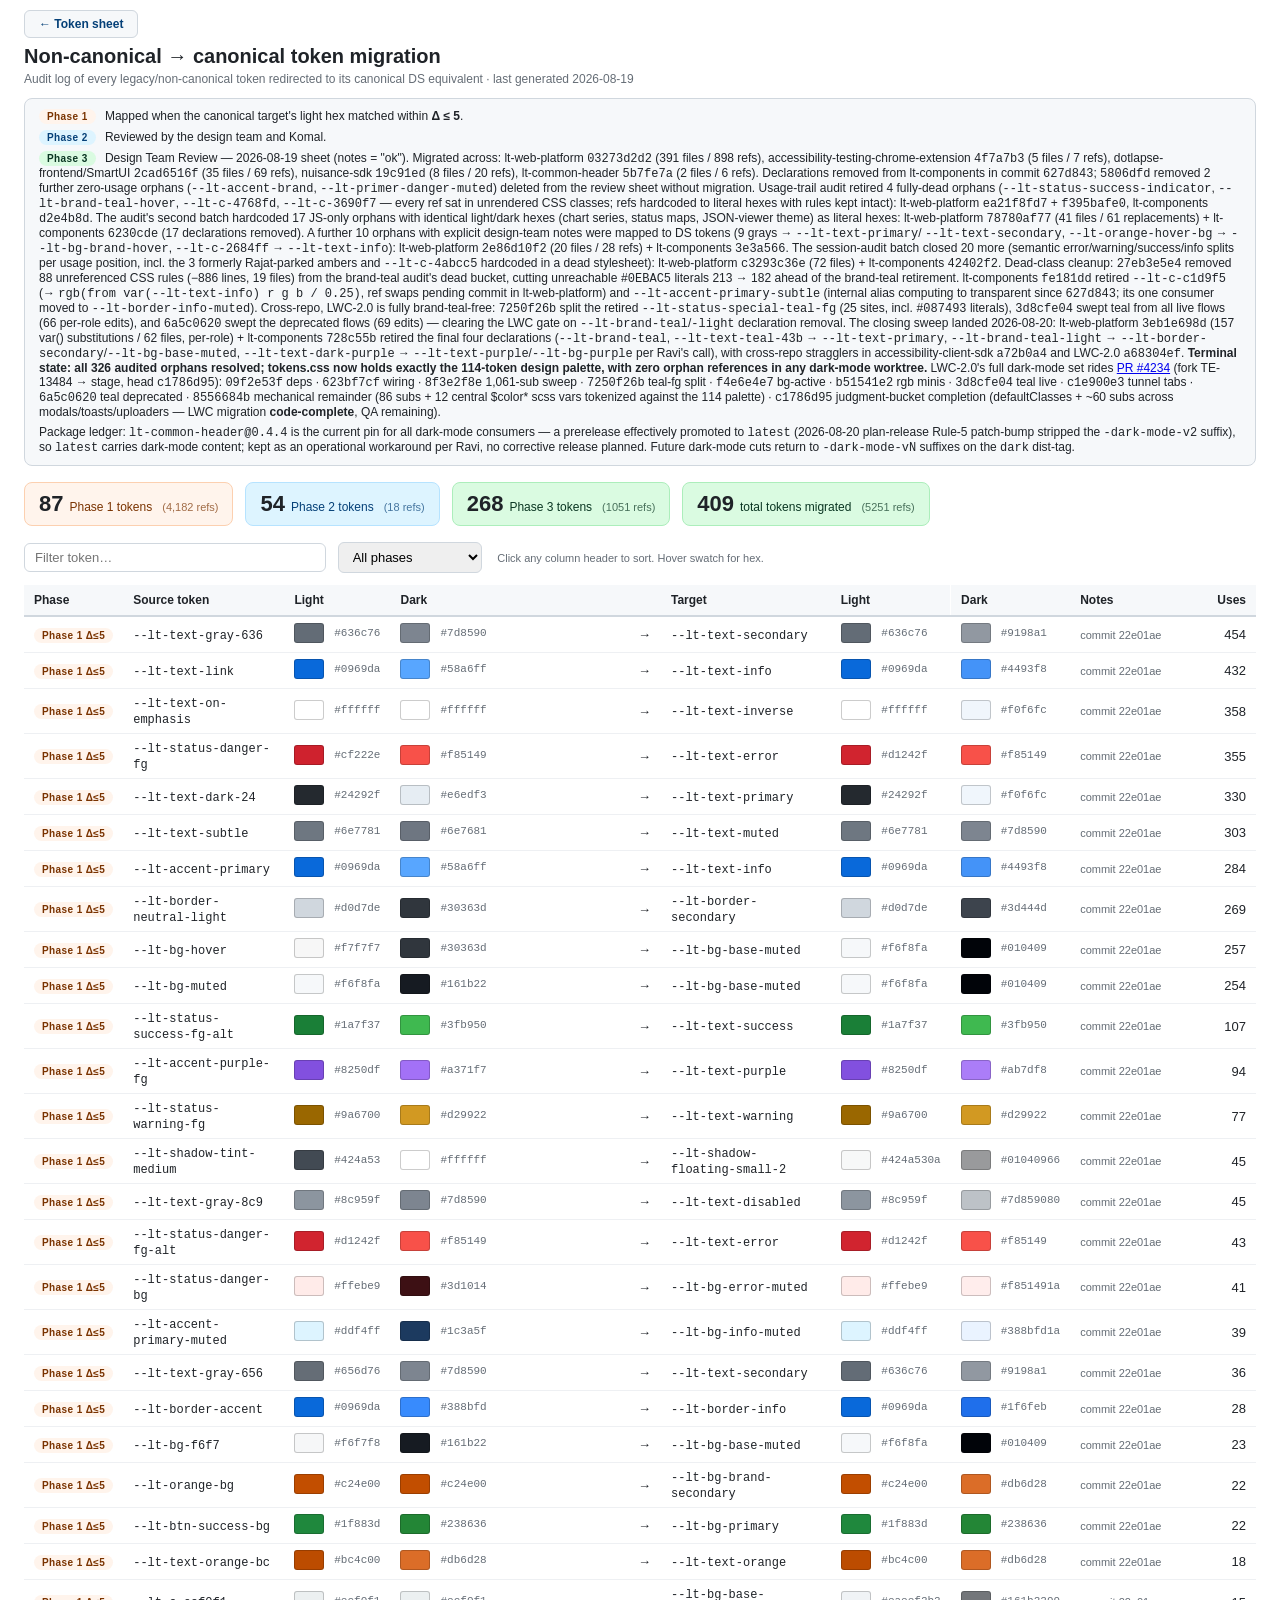
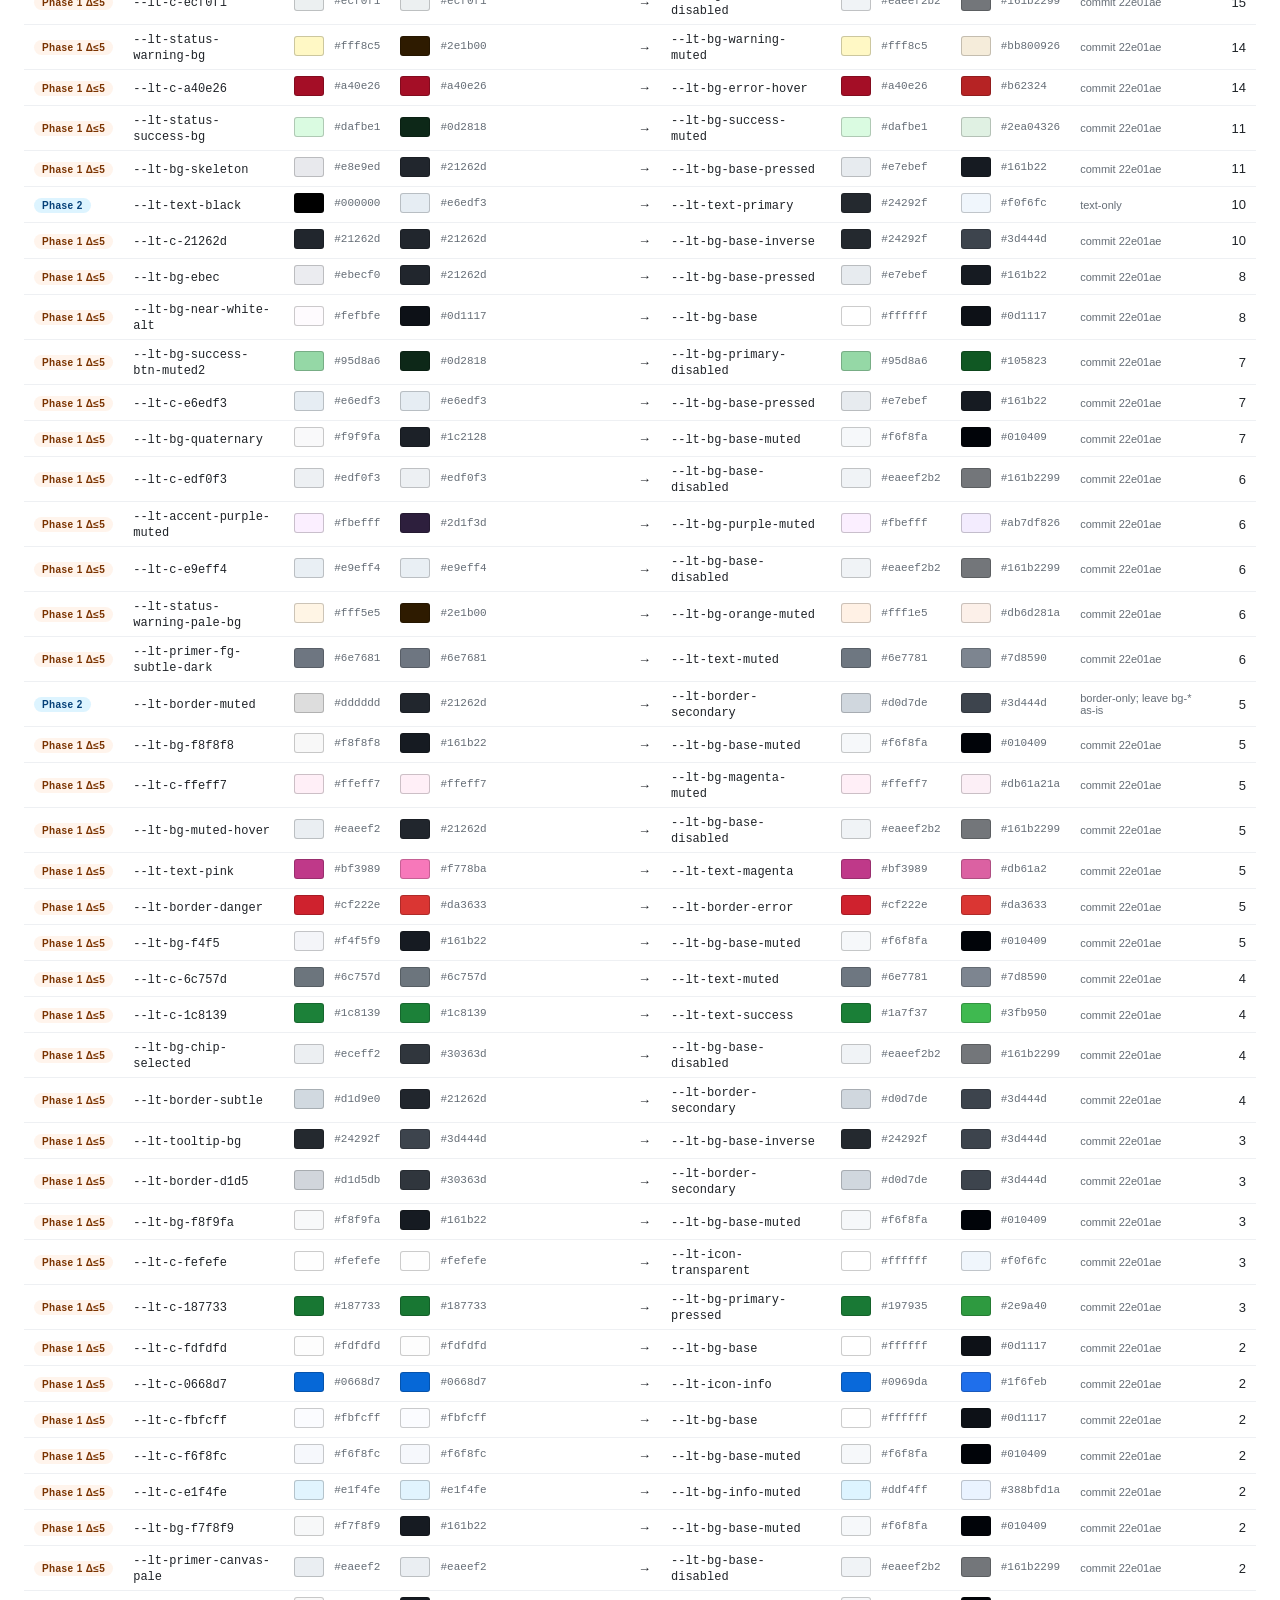
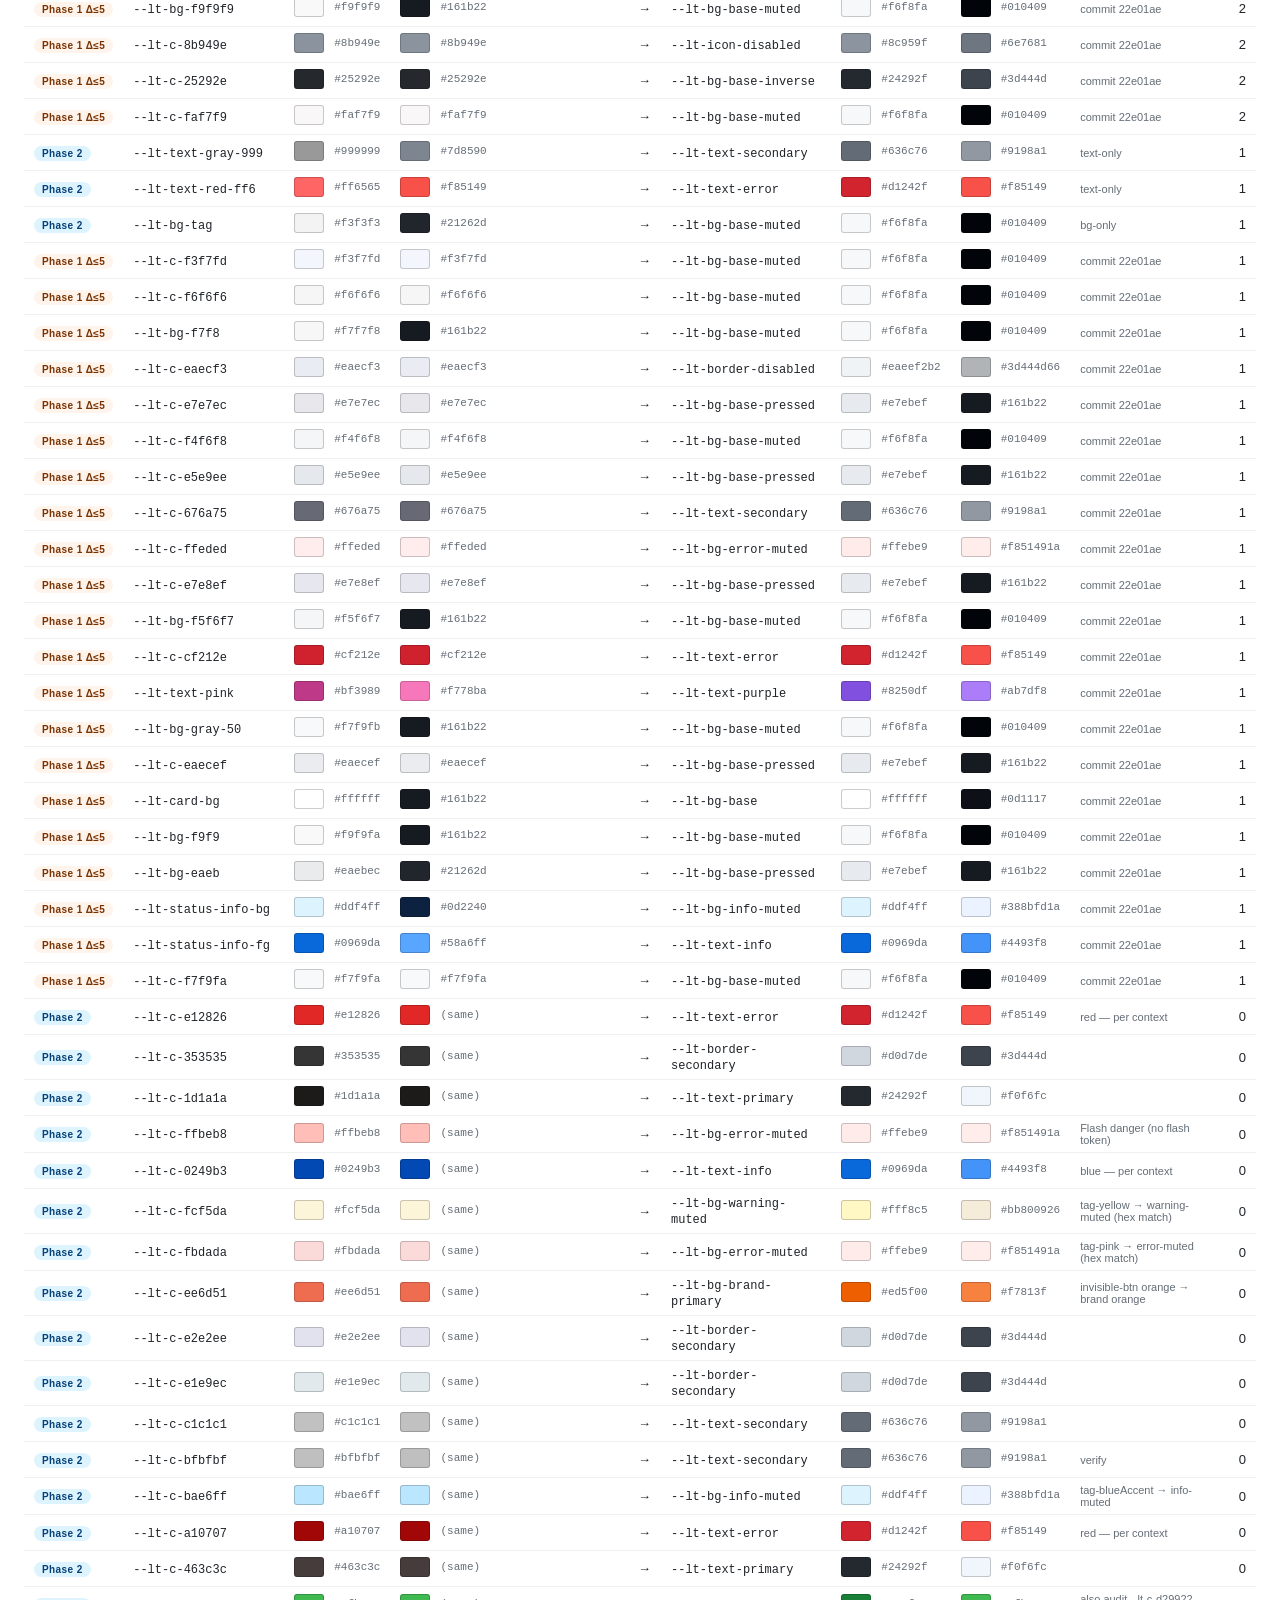
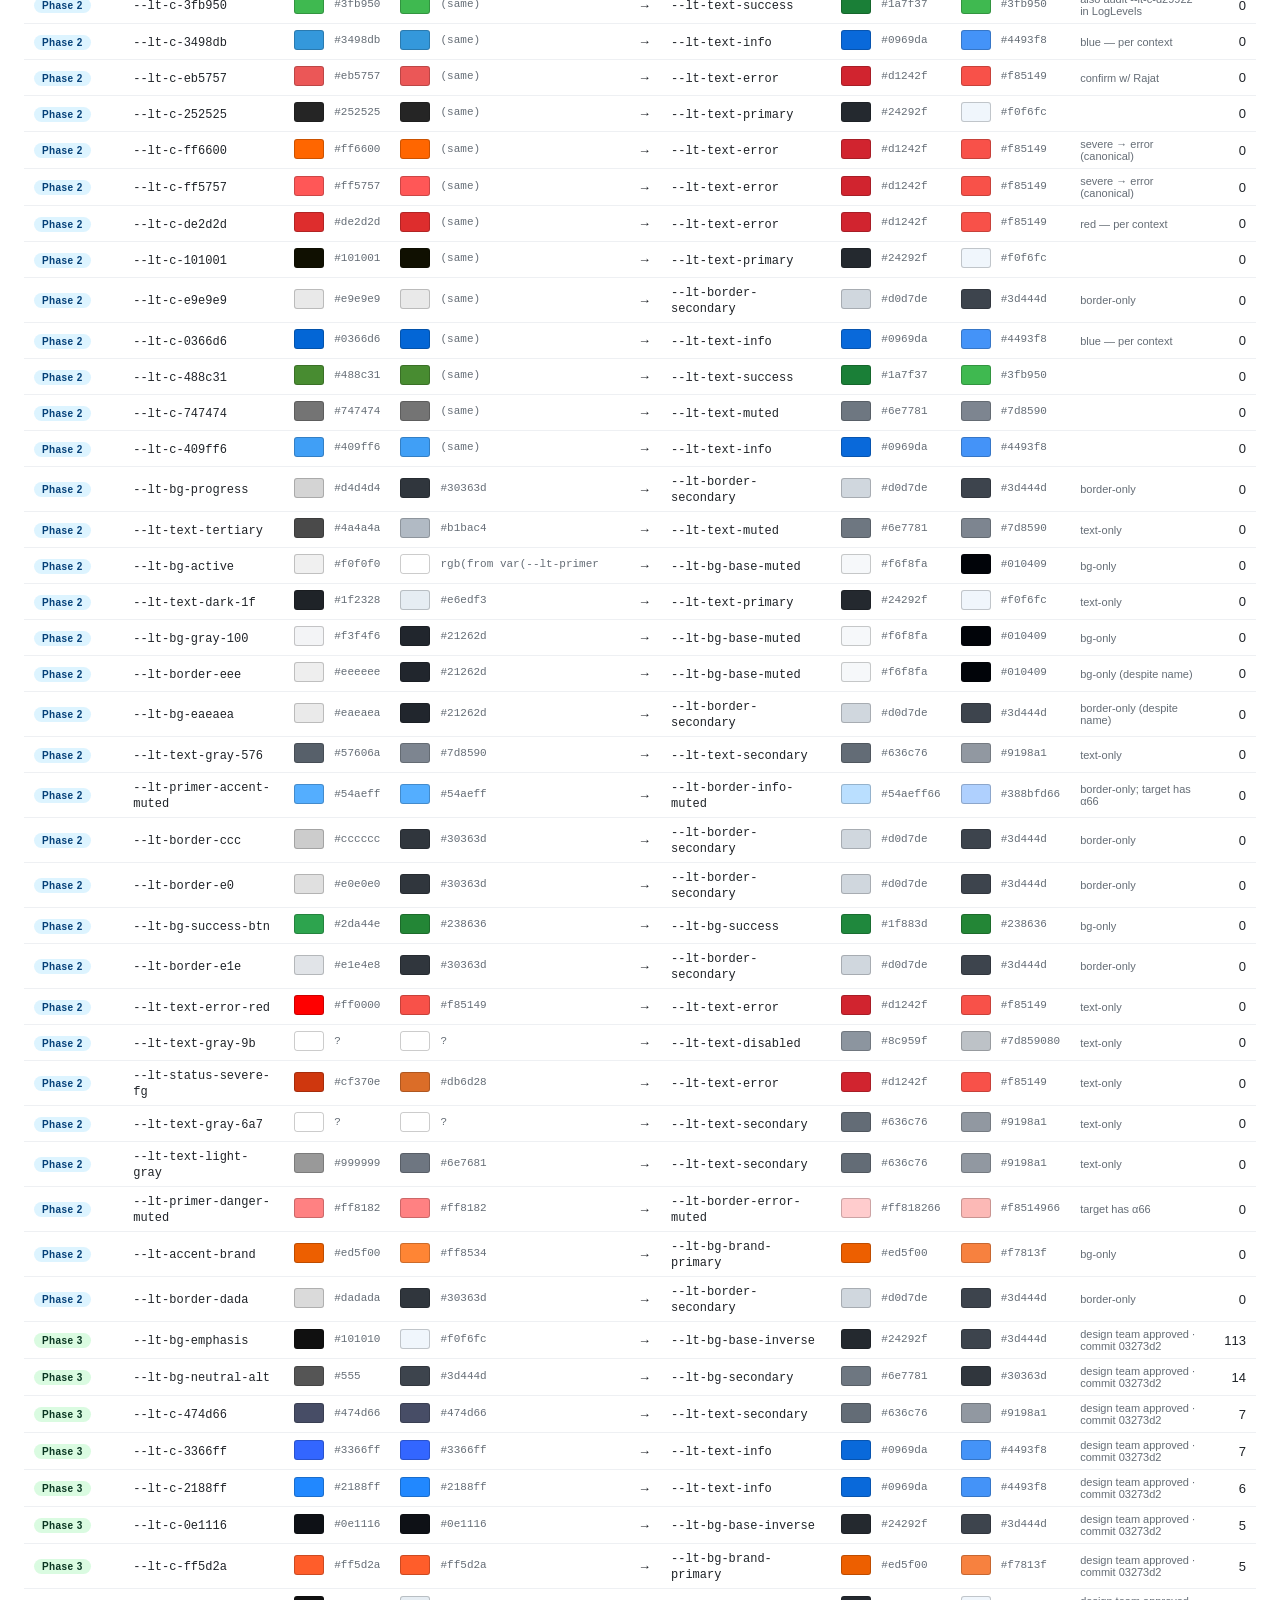
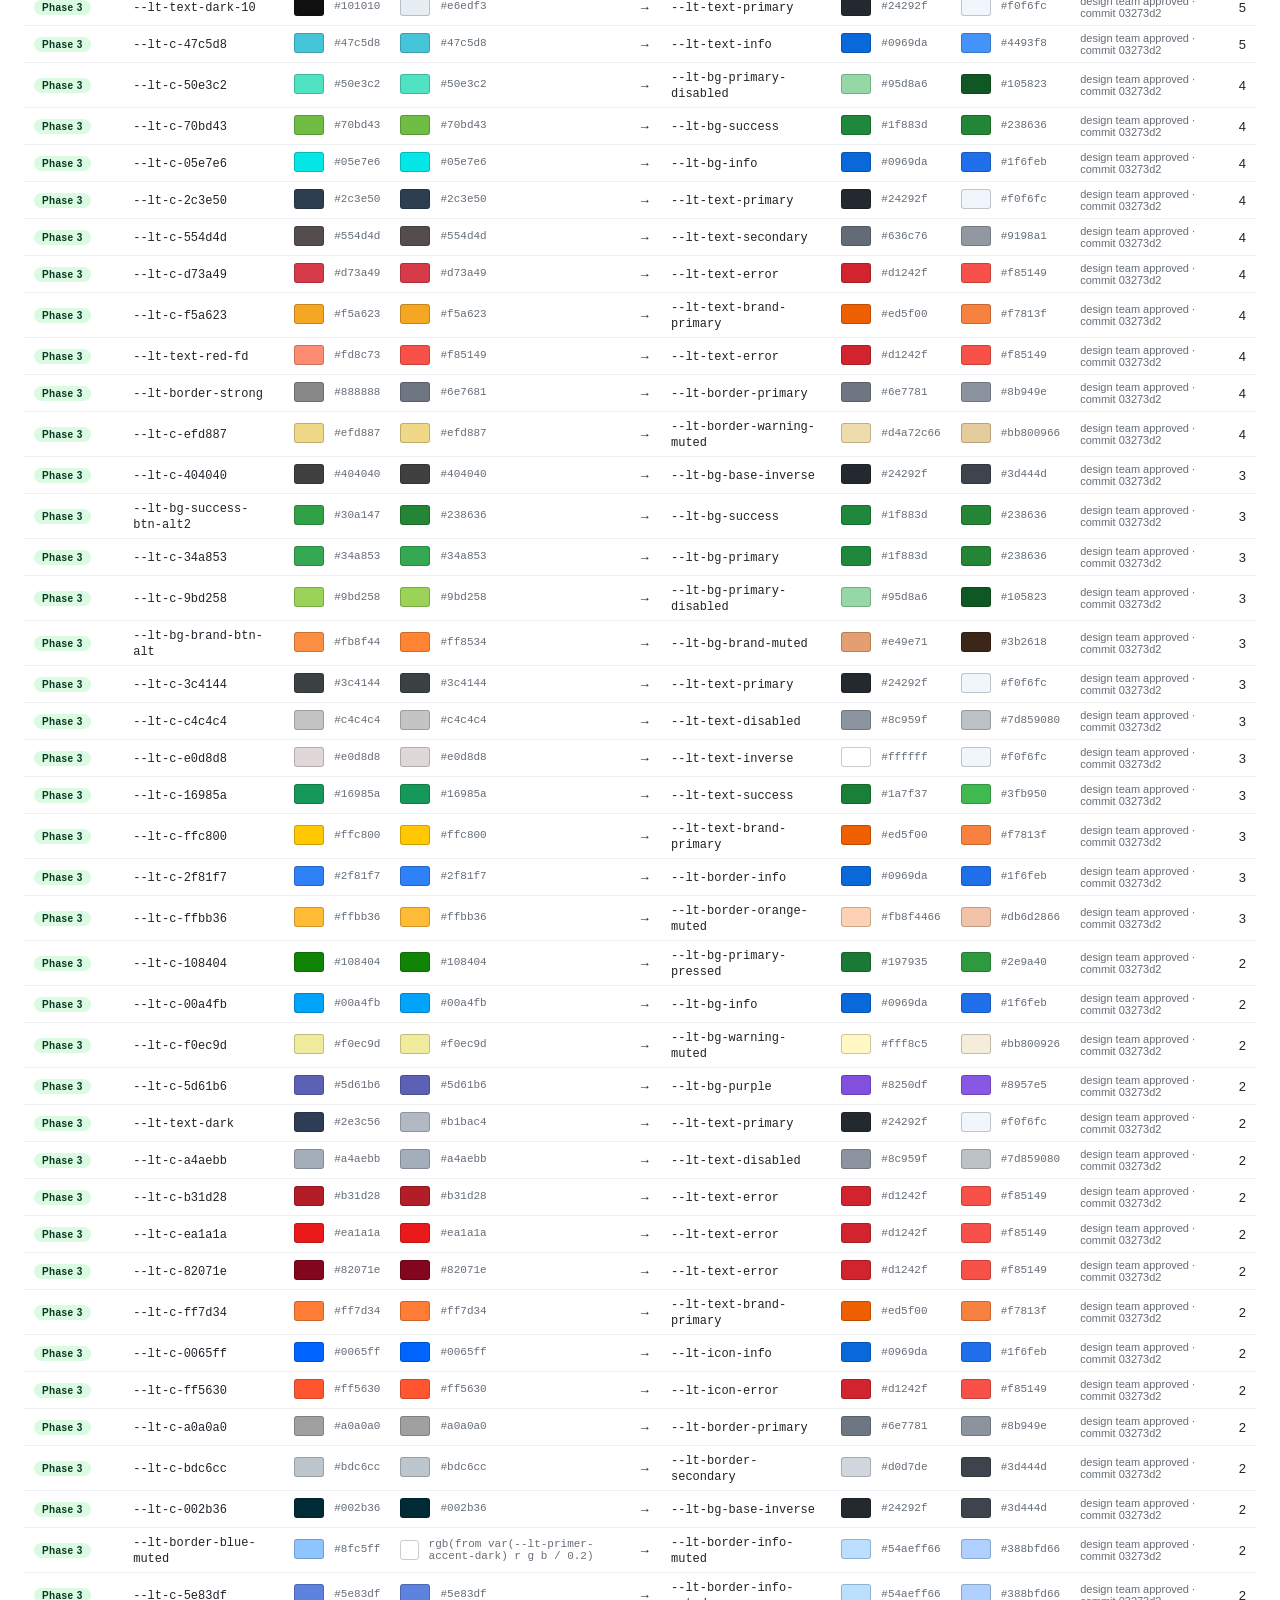
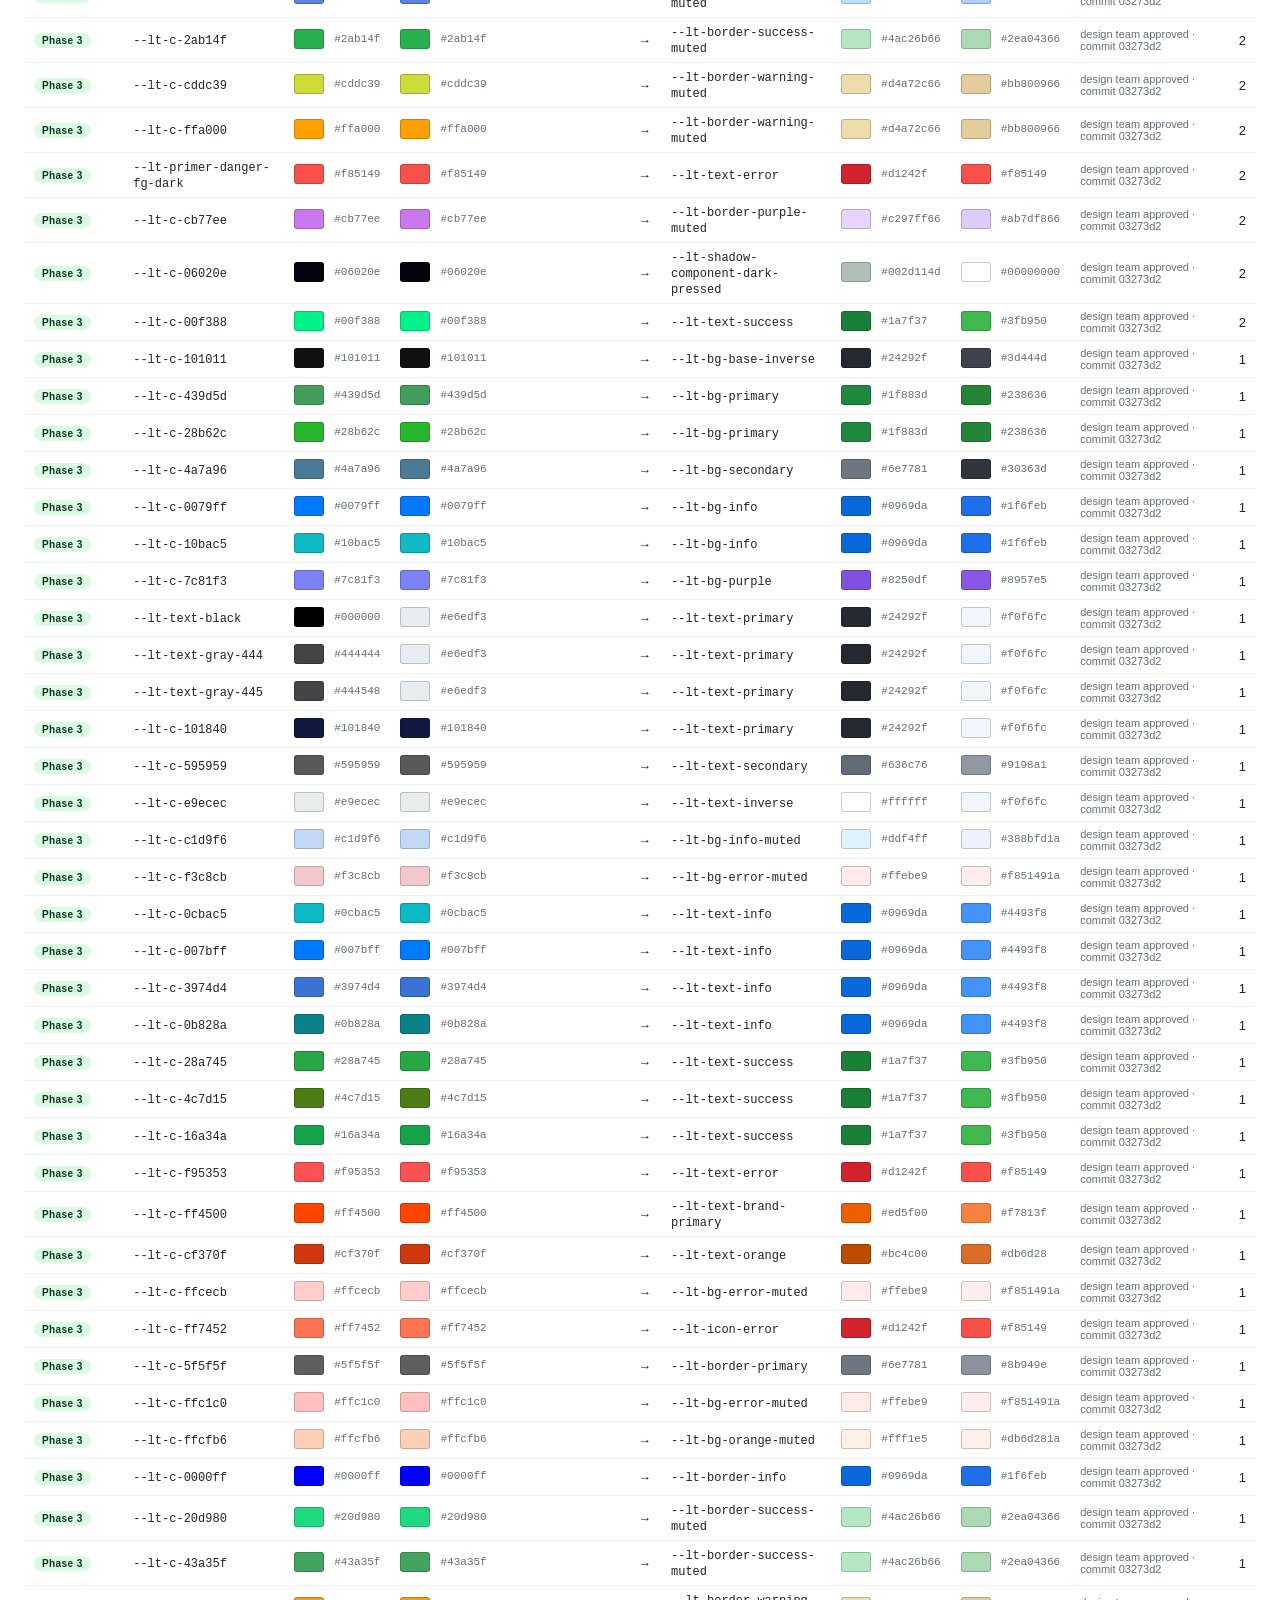
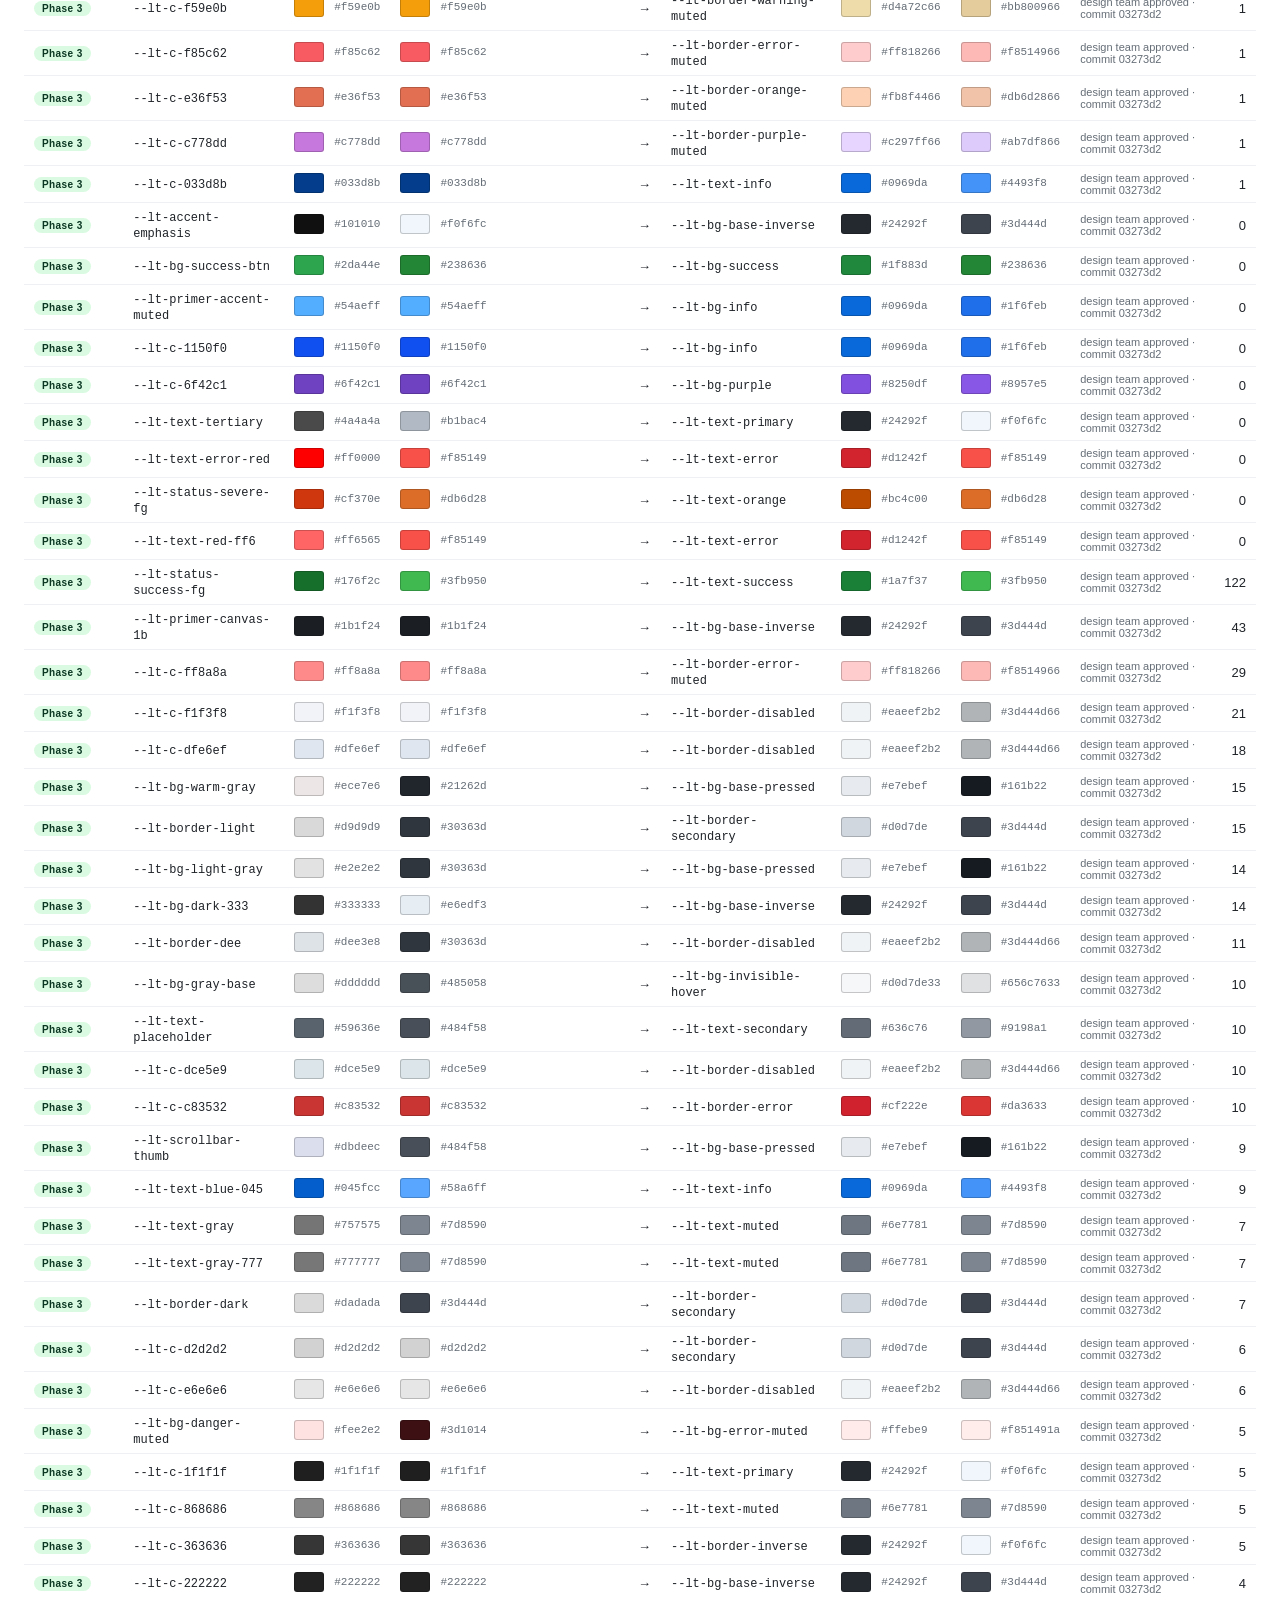
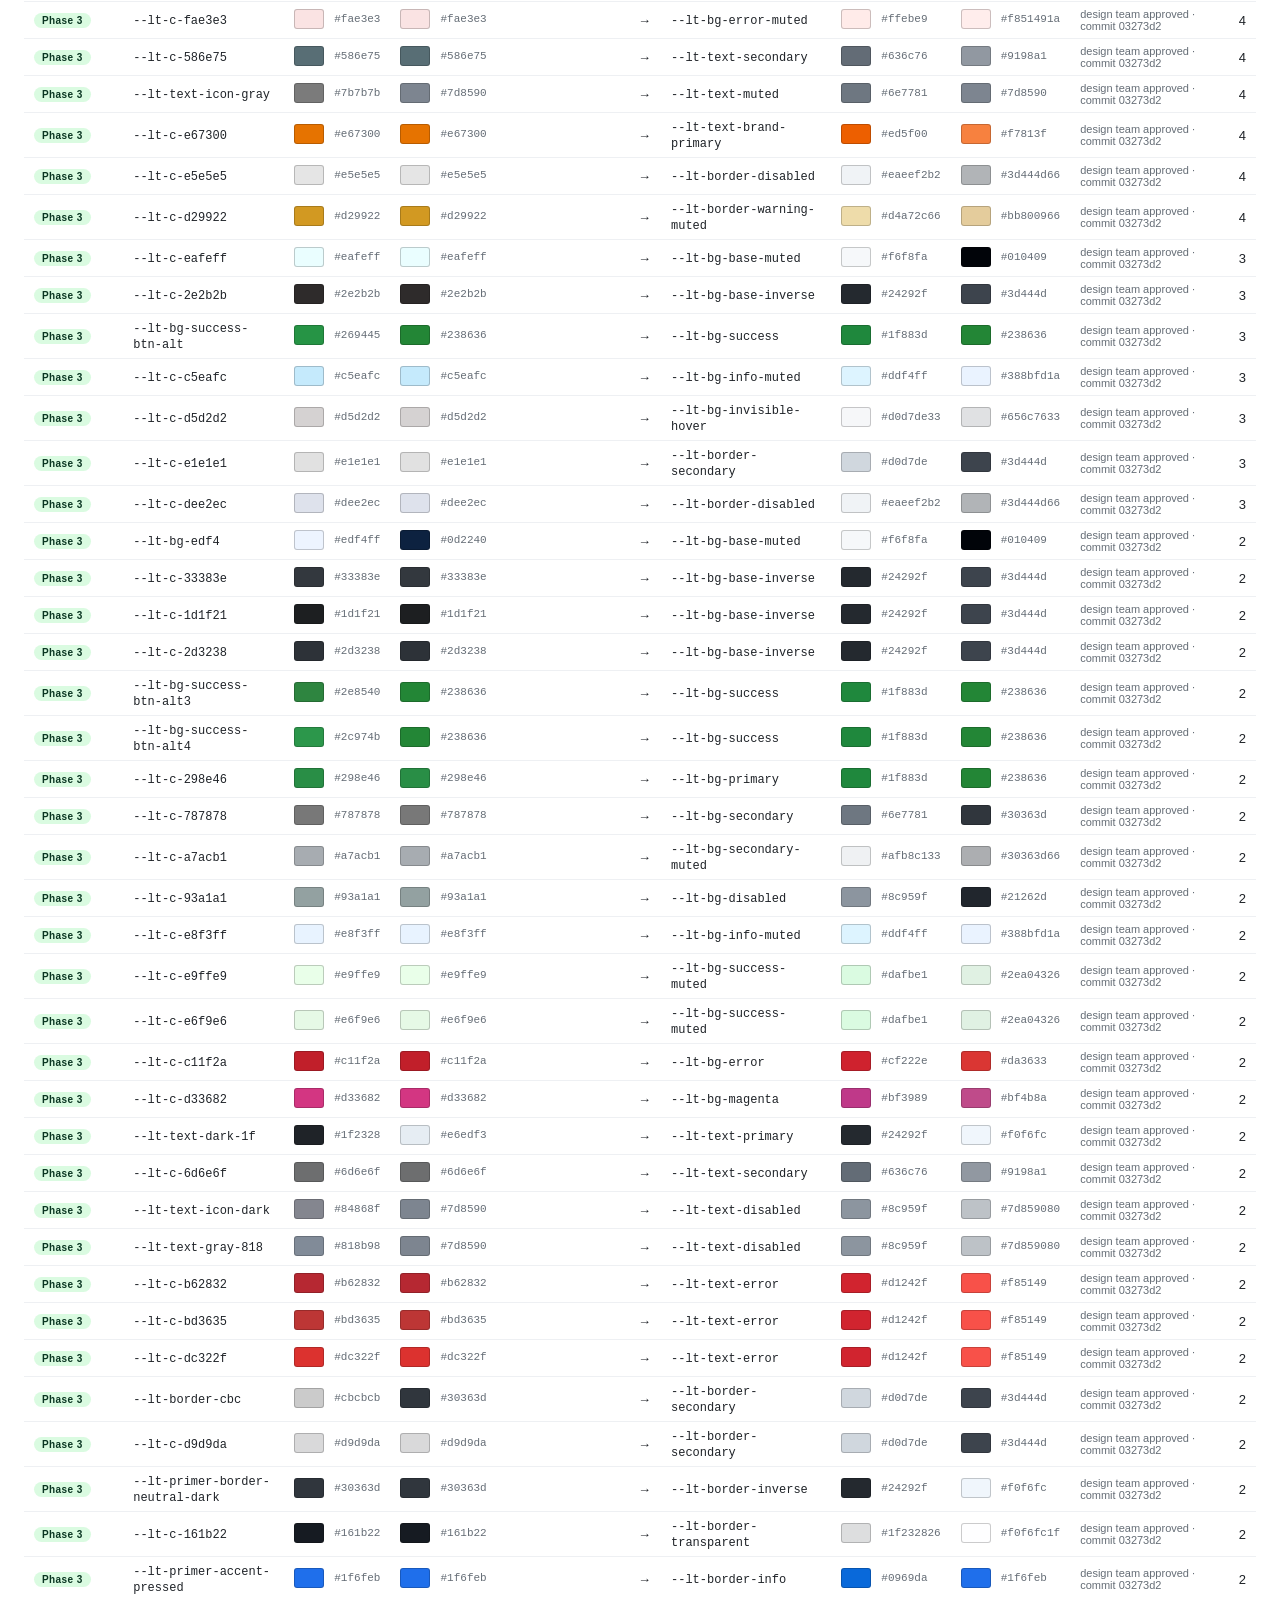
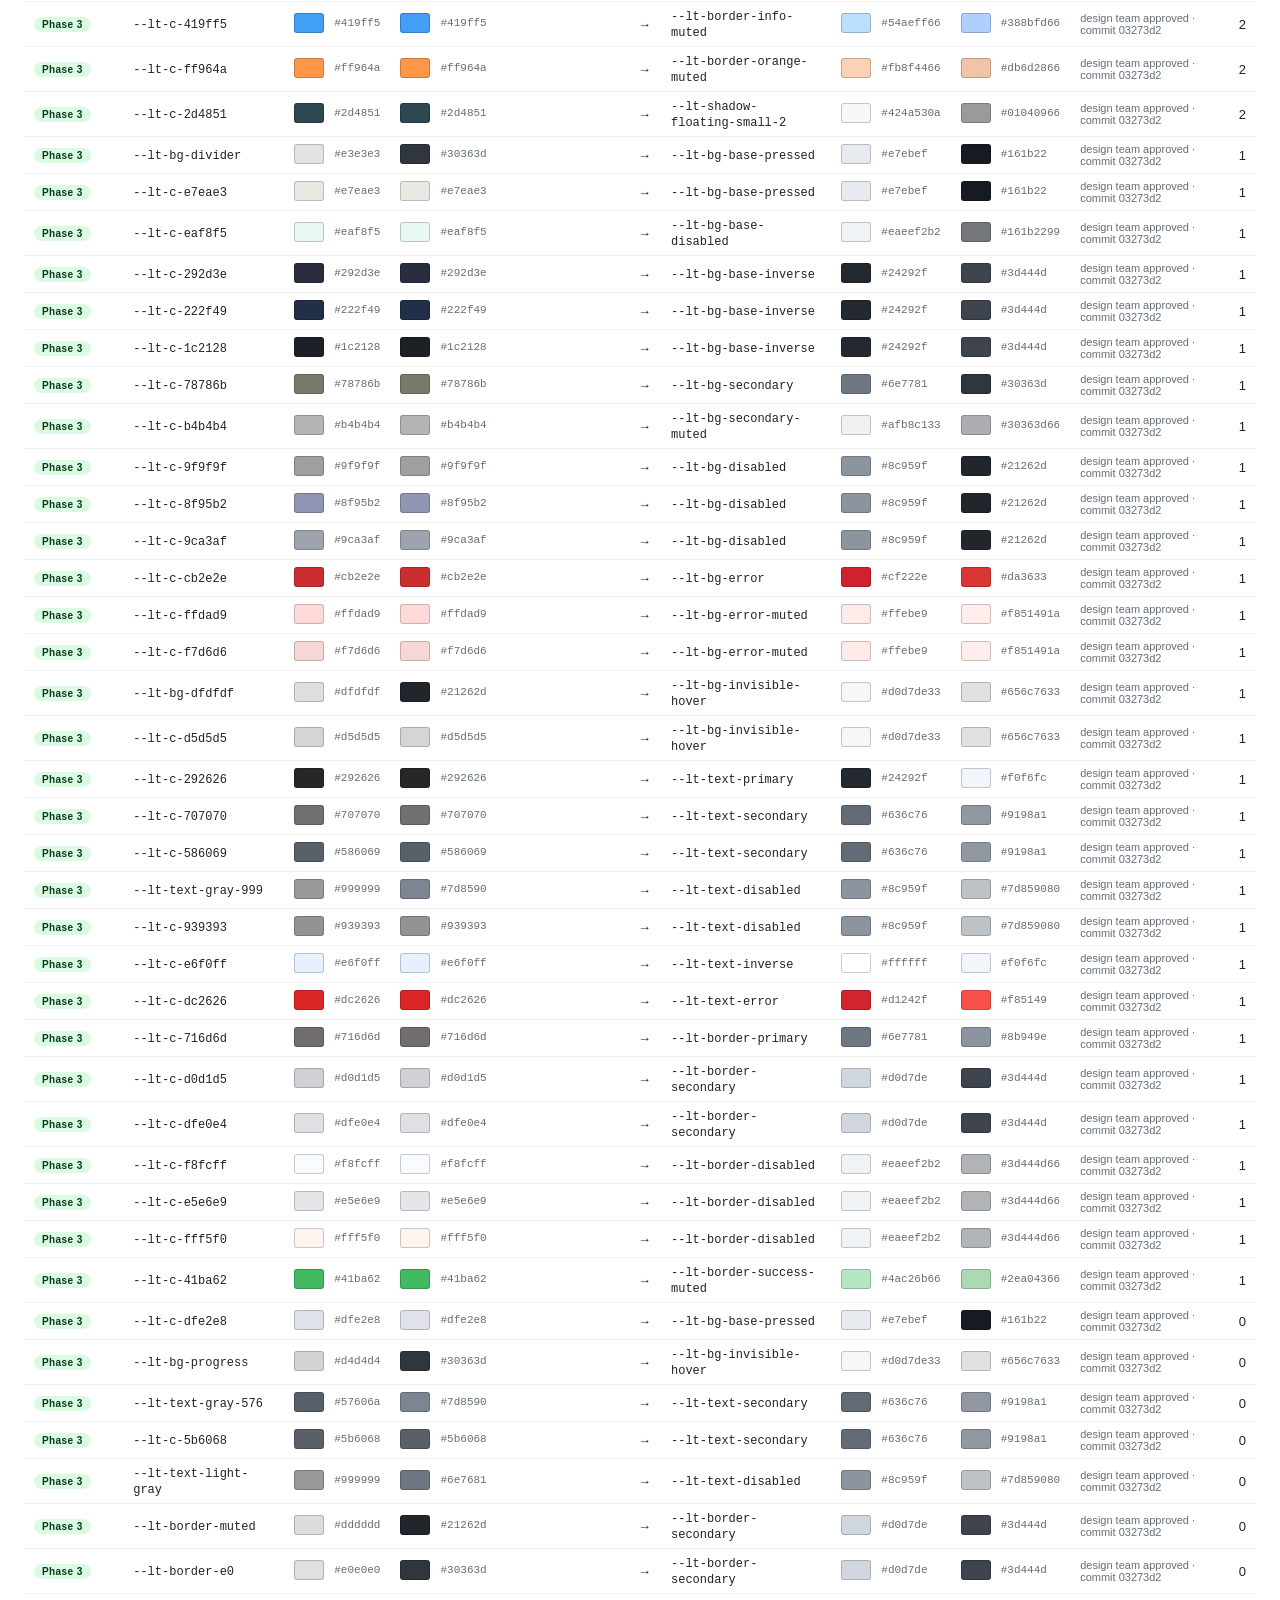
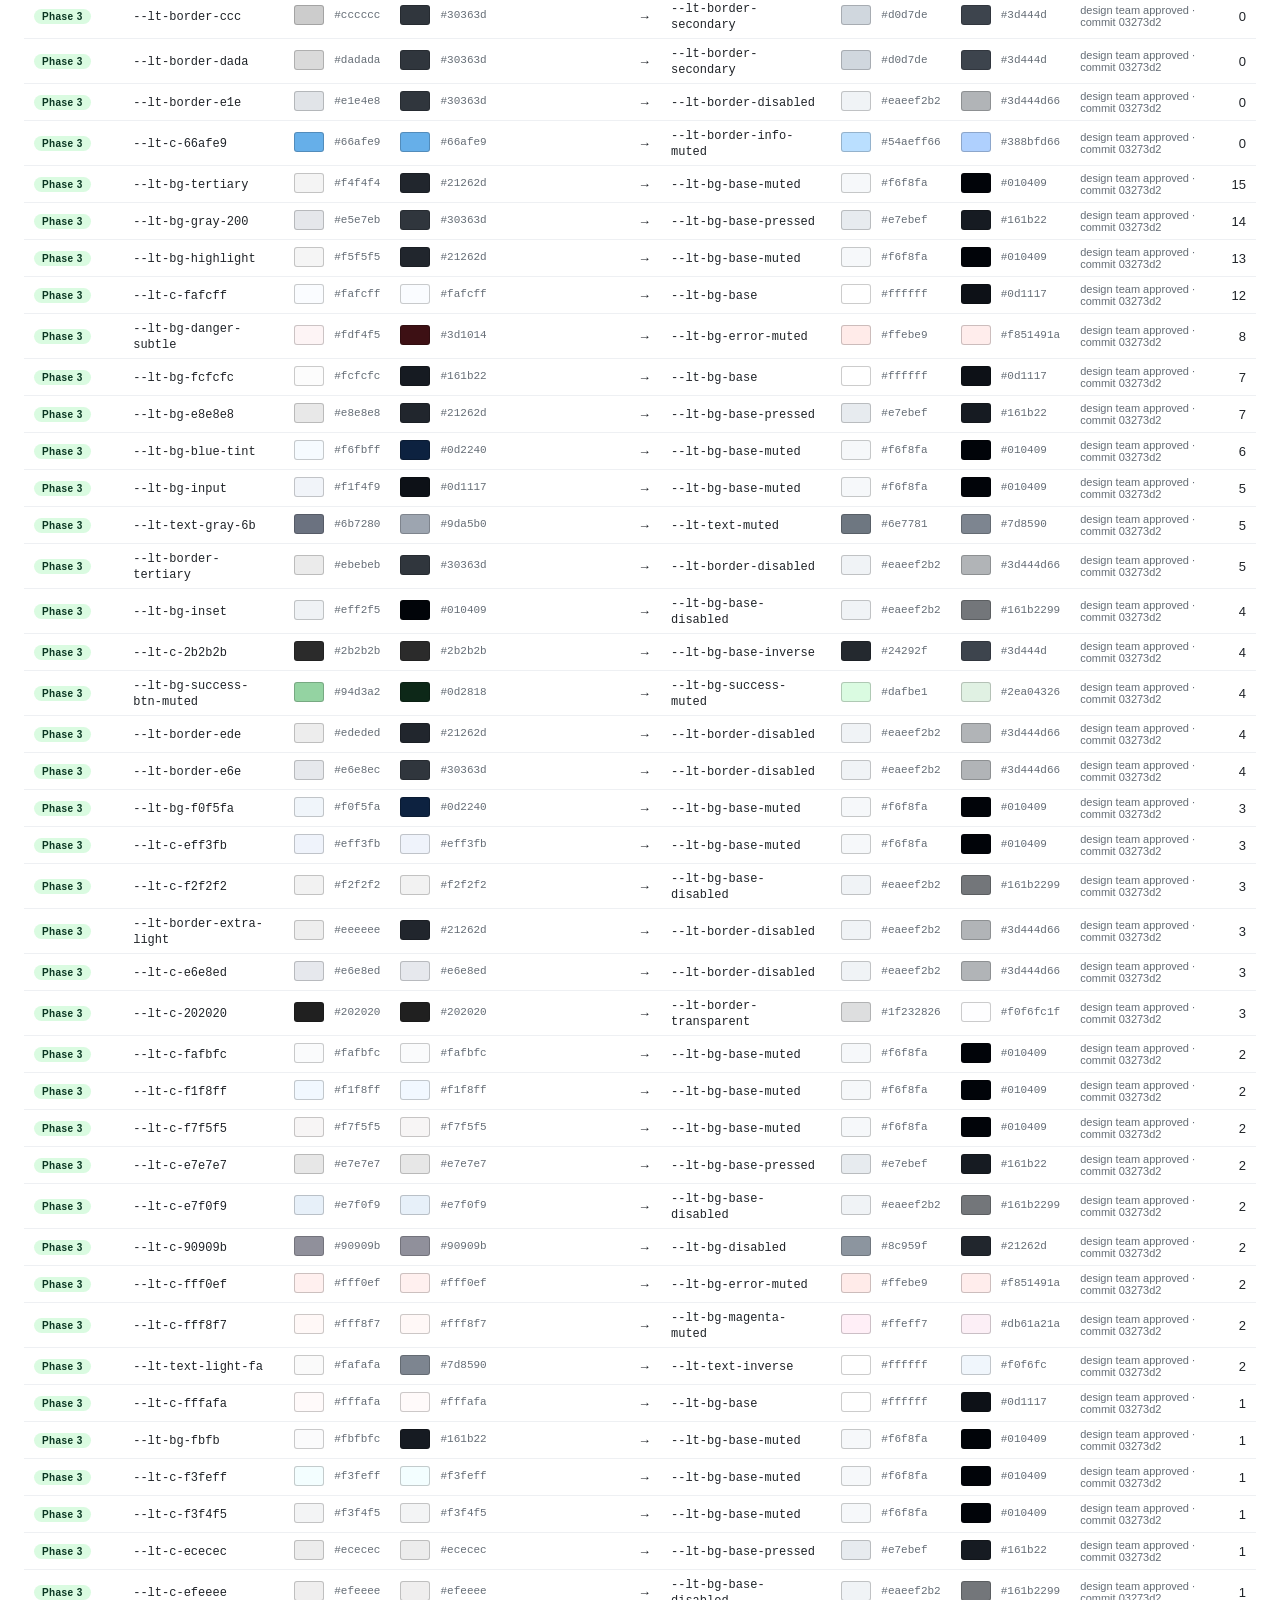
<file: mapped.html>
<!doctype html><html><head><meta charset="utf-8">
<title>Orphan token replacements — DS migration audit</title>
<style>
  body { font-family: -apple-system, BlinkMacSystemFont, "Segoe UI", sans-serif; margin: 0; padding: 16px 24px; color: #1f2328; font-size: 13px; }
  h1 { font-size: 20px; margin: 0 0 4px; }
  .meta { color: #656d76; font-size: 12px; margin-bottom: 12px; }
  .nav { margin-bottom: 14px; }
  .nav a { font-size: 12px; font-weight: 600; padding: 6px 14px; border-radius: 6px; text-decoration: none; margin-right: 8px; }
  .nav a.back { background: #f6f8fa; color: #054078; border: 1px solid #d0d7de; }
  .nav a.fwd  { background: linear-gradient(135deg, #0969da, #054078); color: white; letter-spacing: 0.3px; }
  .stats { display: flex; gap: 12px; flex-wrap: wrap; margin: 12px 0 16px; }
  .stat { display: inline-flex; align-items: baseline; gap: 6px; padding: 8px 14px; border-radius: 8px; font-size: 12px; color: #656d76; background: #f6f8fa; border: 1px solid #d0d7de; }
  .stat .num { font-size: 22px; font-weight: 700; font-variant-numeric: tabular-nums; color: #1f2328; }
  .stat .num-small { font-size: 11px; opacity: 0.7; margin-left: 4px; }
  .stat.remove { background: #ffebe9; border-color: #ffcecb; color: #6a0e1e; }
  .stat.replace { background: #ddf4ff; border-color: #b6e3ff; color: #054078; }
  .stat.pending { background: #fff8c5; border-color: #f1d878; color: #693e00; }
  .controls { margin-bottom: 12px; }
  .controls input { padding: 6px 10px; font-size: 13px; width: 280px; border: 1px solid #d0d7de; border-radius: 6px; }
  .controls select { padding: 6px 10px; font-size: 13px; border: 1px solid #d0d7de; border-radius: 6px; margin-left: 8px; }
  table { border-collapse: collapse; width: 100%; }
  th { background: #f6f8fa; text-align: left; padding: 8px 10px; border-bottom: 2px solid #d0d7de; font-weight: 600; position: sticky; top: 0; cursor: pointer; user-select: none; font-size: 12px; }
  th:hover { background: #eaeef2; }
  td { padding: 6px 10px; border-bottom: 1px solid #eef0f3; vertical-align: middle; }
  .sw { display: inline-block; width: 28px; height: 18px; border-radius: 3px; border: 1px solid rgba(0,0,0,.2); vertical-align: middle; margin-right: 6px; }
  .name { font-family: ui-monospace, SFMono-Regular, Menlo, monospace; font-size: 12px; }
  .hex { font-family: ui-monospace, monospace; font-size: 11px; color: #656d76; }
  .hex-literal { font-family: ui-monospace, monospace; font-size: 12px; color: #1f2328; font-weight: 600; }
  .num { text-align: right; font-variant-numeric: tabular-nums; }
  .pill { display: inline-block; font-size: 10px; font-weight: 700; padding: 2px 8px; border-radius: 10px; letter-spacing: 0.4px; white-space: nowrap; }
  .pill.phase1 { background: #fff4ec; color: #7a3300; }
  .pill.phase2 { background: #ddf4ff; color: #054078; }
  .pill.phase3 { background: #dafbe1; color: #0a3622; }
  .phase-notes { background: #f6f8fa; border: 1px solid #d0d7de; border-radius: 8px; padding: 10px 14px; margin: 0 0 16px; font-size: 12px; color: #1f2328; }
  .phase-notes p { margin: 0 0 6px; }
  .phase-notes p:last-child { margin-bottom: 0; }
  .phase-notes .pill { margin-right: 6px; }
  td.note { color: #656d76; font-size: 11px; max-width: 280px; }
  .hex-cell { display: inline-flex; align-items: center; gap: 4px; }
</style></head><body>
<div class="nav">
  <a class="back" href="index.html">← Token sheet</a>
    </div>

<h1>Non-canonical → canonical token migration</h1>
<div class="meta">Audit log of every legacy/non-canonical token redirected to its canonical DS equivalent · last generated 2026-08-19</div>

<div class="phase-notes">
  <p><span class="pill phase1">Phase 1</span> Mapped when the canonical target's light hex matched within <strong>Δ ≤ 5</strong>.</p>
  <p><span class="pill phase2">Phase 2</span> Reviewed by the design team and Komal.</p>
  <p><span class="pill phase3">Phase 3</span> Design Team Review — 2026-08-19 sheet (notes = &quot;ok&quot;). Migrated across:
    lt-web-platform <code>03273d2d2</code> (391 files / 898 refs),
    accessibility-testing-chrome-extension <code>4f7a7b3</code> (5 files / 7 refs),
    dotlapse-frontend/SmartUI <code>2cad6516f</code> (35 files / 69 refs),
    nuisance-sdk <code>19c91ed</code> (8 files / 20 refs),
    lt-common-header <code>5b7fe7a</code> (2 files / 6 refs).
    Declarations removed from lt-components in commit <code>627d843</code>;
    <code>5806dfd</code> removed 2 further zero-usage orphans (<code>--lt-accent-brand</code>,
    <code>--lt-primer-danger-muted</code>) deleted from the review sheet without migration.
    Usage-trail audit retired 4 fully-dead orphans (<code>--lt-status-success-indicator</code>,
    <code>--lt-brand-teal-hover</code>, <code>--lt-c-4768fd</code>, <code>--lt-c-3690f7</code> —
    every ref sat in unrendered CSS classes; refs hardcoded to literal hexes with rules kept
    intact): lt-web-platform <code>ea21f8fd7</code> + <code>f395bafe0</code>, lt-components
    <code>d2e4b8d</code>. The audit's second batch hardcoded 17
    JS-only orphans with identical light/dark hexes (chart series, status maps, JSON-viewer
    theme) as literal hexes: lt-web-platform <code>78780af77</code> (41 files / 61 replacements)
    + lt-components <code>6230cde</code> (17 declarations removed). A further 10 orphans with
    explicit design-team notes were mapped to DS tokens (9 grays → <code>--lt-text-primary</code>/
    <code>--lt-text-secondary</code>, <code>--lt-orange-hover-bg</code> → <code>--lt-bg-brand-hover</code>,
    <code>--lt-c-2684ff</code> → <code>--lt-text-info</code>): lt-web-platform <code>2e86d10f2</code>
    (20 files / 28 refs) + lt-components <code>3e3a566</code>. The session-audit batch closed 20
    more (semantic error/warning/success/info splits per usage position, incl. the 3 formerly
    Rajat-parked ambers and <code>--lt-c-4abcc5</code> hardcoded in a dead stylesheet):
    lt-web-platform <code>c3293c36e</code> (72 files) + lt-components <code>42402f2</code>.
    Dead-class cleanup: <code>27eb3e5e4</code> removed 88 unreferenced CSS rules (−886 lines,
    19 files) from the brand-teal audit's dead bucket, cutting unreachable <code>#0EBAC5</code>
    literals 213 → 182 ahead of the brand-teal retirement. lt-components <code>fe181dd</code>
    retired <code>--lt-c-c1d9f5</code> (→ <code>rgb(from var(--lt-text-info) r g b / 0.25)</code>,
    ref swaps pending commit in lt-web-platform) and <code>--lt-accent-primary-subtle</code>
    (internal alias computing to transparent since <code>627d843</code>; its one consumer moved
    to <code>--lt-border-info-muted</code>). Cross-repo, LWC-2.0 is fully brand-teal-free:
    <code>7250f26b</code> split the retired <code>--lt-status-special-teal-fg</code> (25 sites,
    incl. <code>#087493</code> literals), <code>3d8cfe04</code> swept teal from all live flows
    (66 per-role edits), and <code>6a5c0620</code> swept the deprecated flows (69 edits) —
    clearing the LWC gate on <code>--lt-brand-teal</code>/<code>-light</code> declaration
    removal. The closing sweep landed 2026-08-20: lt-web-platform <code>3eb1e698d</code>
    (157 var() substitutions / 62 files, per-role) + lt-components <code>728c55b</code> retired
    the final four declarations (<code>--lt-brand-teal</code>, <code>--lt-text-teal-43b</code> →
    <code>--lt-text-primary</code>, <code>--lt-brand-teal-light</code> →
    <code>--lt-border-secondary</code>/<code>--lt-bg-base-muted</code>,
    <code>--lt-text-dark-purple</code> → <code>--lt-text-purple</code>/<code>--lt-bg-purple</code>
    per Ravi's call), with cross-repo stragglers in accessibility-client-sdk <code>a72b0a4</code>
    and LWC-2.0 <code>a68304ef</code>. <strong>Terminal state: all 326 audited orphans resolved;
    tokens.css now holds exactly the 114-token design palette, with zero orphan references in
    any dark-mode worktree.</strong> LWC-2.0's full dark-mode set rides
    <a href="https://github.com/LambdatestIncPrivate/LWC-2.0/pull/4234">PR #4234</a>
    (fork TE-13484 → stage, head <code>c1786d95</code>): <code>09f2e53f</code> deps ·
    <code>623bf7cf</code> wiring · <code>8f3e2f8e</code> 1,061-sub sweep ·
    <code>7250f26b</code> teal-fg split · <code>f4e6e4e7</code> bg-active ·
    <code>b51541e2</code> rgb minis · <code>3d8cfe04</code> teal live ·
    <code>c1e900e3</code> tunnel tabs · <code>6a5c0620</code> teal deprecated ·
    <code>8556684b</code> mechanical remainder (86 subs + 12 central $color* scss vars
    tokenized against the 114 palette) · <code>c1786d95</code> judgment-bucket completion
    (defaultClasses + ~60 subs across modals/toasts/uploaders — LWC migration
    <strong>code-complete</strong>, QA remaining).</p>
  <p class="phase-note">Package ledger: <code>lt-common-header@0.4.4</code> is the current pin
    for all dark-mode consumers — a prerelease effectively promoted to <code>latest</code>
    (2026-08-20 plan-release Rule-5 patch-bump stripped the <code>-dark-mode-v2</code> suffix),
    so <code>latest</code> carries dark-mode content; kept as an operational workaround per
    Ravi, no corrective release planned. Future dark-mode cuts return to
    <code>-dark-mode-vN</code> suffixes on the <code>dark</code> dist-tag.</p>
</div>

<div class="stats">
  <div class="stat" style="background:#fff4ec; border-color:#fcd0b0; color:#7a3300;"><span class="num">87</span> Phase 1 tokens <span class="num-small">(4,182 refs)</span></div>
  <div class="stat replace"><span class="num">54</span> Phase 2 tokens <span class="num-small">(18 refs)</span></div>
  <div class="stat" style="background:#dafbe1; border-color:#aceebb; color:#0a3622;"><span class="num">268</span> Phase 3 tokens <span class="num-small">(1051 refs)</span></div>
  <div class="stat" style="background:#dafbe1; border-color:#aceebb; color:#0a3622;"><span class="num">409</span> total tokens migrated <span class="num-small">(5251 refs)</span></div>
</div>

<div class="controls">
  <input id="f" placeholder="Filter token…" oninput="flt()">
  <select id="o" onchange="flt()">
    <option value="">All phases</option>
    <option value="phase1">Phase 1 Δ≤5 only</option>
    <option value="phase2">Phase 2 only</option>
    <option value="phase3">Phase 3 only</option>
  </select>
  <span style="font-size:11px; color:#656d76; margin-left:12px;">Click any column header to sort. Hover swatch for hex.</span>
</div>

<table id="t">
<thead><tr>
  <th onclick="sort(0)">Phase</th>
  <th onclick="sort(1)">Source token</th>
  <th onclick="sort(2)">Light</th>
  <th onclick="sort(3)">Dark</th>
  <th></th>
  <th onclick="sort(5)">Target</th>
  <th onclick="sort(6)">Light</th>
  <th onclick="sort(7)">Dark</th>
  <th onclick="sort(8)">Notes</th>
  <th onclick="sort(9)" class="num">Uses</th>
</tr></thead>
<tbody>
<tr data-tok="--lt-text-gray-636" data-phase="phase1">
  <td><span class="pill phase1">Phase 1 Δ≤5</span></td>
  <td><span class="name">--lt-text-gray-636</span></td>
  <td><span class="hex-cell"><span class="sw" style="background:#636c76"></span><span class="hex">#636c76</span></span></td>
  <td><span class="hex-cell"><span class="sw" style="background:#7d8590"></span><span class="hex">#7d8590</span></span></td>
  <td>→</td>
  <td><span class="name">--lt-text-secondary</span></td>
  <td><span class="hex-cell"><span class="sw" style="background:#636c76"></span><span class="hex">#636c76</span></span></td>
  <td><span class="hex-cell"><span class="sw" style="background:#9198a1"></span><span class="hex">#9198a1</span></span></td>
  <td class="note">commit 22e01ae</td>
  <td class="num">454</td>
</tr>
<tr data-tok="--lt-text-link" data-phase="phase1">
  <td><span class="pill phase1">Phase 1 Δ≤5</span></td>
  <td><span class="name">--lt-text-link</span></td>
  <td><span class="hex-cell"><span class="sw" style="background:#0969da"></span><span class="hex">#0969da</span></span></td>
  <td><span class="hex-cell"><span class="sw" style="background:#58a6ff"></span><span class="hex">#58a6ff</span></span></td>
  <td>→</td>
  <td><span class="name">--lt-text-info</span></td>
  <td><span class="hex-cell"><span class="sw" style="background:#0969da"></span><span class="hex">#0969da</span></span></td>
  <td><span class="hex-cell"><span class="sw" style="background:#4493f8"></span><span class="hex">#4493f8</span></span></td>
  <td class="note">commit 22e01ae</td>
  <td class="num">432</td>
</tr>
<tr data-tok="--lt-text-on-emphasis" data-phase="phase1">
  <td><span class="pill phase1">Phase 1 Δ≤5</span></td>
  <td><span class="name">--lt-text-on-emphasis</span></td>
  <td><span class="hex-cell"><span class="sw" style="background:#ffffff"></span><span class="hex">#ffffff</span></span></td>
  <td><span class="hex-cell"><span class="sw" style="background:#ffffff"></span><span class="hex">#ffffff</span></span></td>
  <td>→</td>
  <td><span class="name">--lt-text-inverse</span></td>
  <td><span class="hex-cell"><span class="sw" style="background:#ffffff"></span><span class="hex">#ffffff</span></span></td>
  <td><span class="hex-cell"><span class="sw" style="background:#f0f6fc"></span><span class="hex">#f0f6fc</span></span></td>
  <td class="note">commit 22e01ae</td>
  <td class="num">358</td>
</tr>
<tr data-tok="--lt-status-danger-fg" data-phase="phase1">
  <td><span class="pill phase1">Phase 1 Δ≤5</span></td>
  <td><span class="name">--lt-status-danger-fg</span></td>
  <td><span class="hex-cell"><span class="sw" style="background:#cf222e"></span><span class="hex">#cf222e</span></span></td>
  <td><span class="hex-cell"><span class="sw" style="background:#f85149"></span><span class="hex">#f85149</span></span></td>
  <td>→</td>
  <td><span class="name">--lt-text-error</span></td>
  <td><span class="hex-cell"><span class="sw" style="background:#d1242f"></span><span class="hex">#d1242f</span></span></td>
  <td><span class="hex-cell"><span class="sw" style="background:#f85149"></span><span class="hex">#f85149</span></span></td>
  <td class="note">commit 22e01ae</td>
  <td class="num">355</td>
</tr>
<tr data-tok="--lt-text-dark-24" data-phase="phase1">
  <td><span class="pill phase1">Phase 1 Δ≤5</span></td>
  <td><span class="name">--lt-text-dark-24</span></td>
  <td><span class="hex-cell"><span class="sw" style="background:#24292f"></span><span class="hex">#24292f</span></span></td>
  <td><span class="hex-cell"><span class="sw" style="background:#e6edf3"></span><span class="hex">#e6edf3</span></span></td>
  <td>→</td>
  <td><span class="name">--lt-text-primary</span></td>
  <td><span class="hex-cell"><span class="sw" style="background:#24292f"></span><span class="hex">#24292f</span></span></td>
  <td><span class="hex-cell"><span class="sw" style="background:#f0f6fc"></span><span class="hex">#f0f6fc</span></span></td>
  <td class="note">commit 22e01ae</td>
  <td class="num">330</td>
</tr>
<tr data-tok="--lt-text-subtle" data-phase="phase1">
  <td><span class="pill phase1">Phase 1 Δ≤5</span></td>
  <td><span class="name">--lt-text-subtle</span></td>
  <td><span class="hex-cell"><span class="sw" style="background:#6e7781"></span><span class="hex">#6e7781</span></span></td>
  <td><span class="hex-cell"><span class="sw" style="background:#6e7681"></span><span class="hex">#6e7681</span></span></td>
  <td>→</td>
  <td><span class="name">--lt-text-muted</span></td>
  <td><span class="hex-cell"><span class="sw" style="background:#6e7781"></span><span class="hex">#6e7781</span></span></td>
  <td><span class="hex-cell"><span class="sw" style="background:#7d8590"></span><span class="hex">#7d8590</span></span></td>
  <td class="note">commit 22e01ae</td>
  <td class="num">303</td>
</tr>
<tr data-tok="--lt-accent-primary" data-phase="phase1">
  <td><span class="pill phase1">Phase 1 Δ≤5</span></td>
  <td><span class="name">--lt-accent-primary</span></td>
  <td><span class="hex-cell"><span class="sw" style="background:#0969da"></span><span class="hex">#0969da</span></span></td>
  <td><span class="hex-cell"><span class="sw" style="background:#58a6ff"></span><span class="hex">#58a6ff</span></span></td>
  <td>→</td>
  <td><span class="name">--lt-text-info</span></td>
  <td><span class="hex-cell"><span class="sw" style="background:#0969da"></span><span class="hex">#0969da</span></span></td>
  <td><span class="hex-cell"><span class="sw" style="background:#4493f8"></span><span class="hex">#4493f8</span></span></td>
  <td class="note">commit 22e01ae</td>
  <td class="num">284</td>
</tr>
<tr data-tok="--lt-border-neutral-light" data-phase="phase1">
  <td><span class="pill phase1">Phase 1 Δ≤5</span></td>
  <td><span class="name">--lt-border-neutral-light</span></td>
  <td><span class="hex-cell"><span class="sw" style="background:#d0d7de"></span><span class="hex">#d0d7de</span></span></td>
  <td><span class="hex-cell"><span class="sw" style="background:#30363d"></span><span class="hex">#30363d</span></span></td>
  <td>→</td>
  <td><span class="name">--lt-border-secondary</span></td>
  <td><span class="hex-cell"><span class="sw" style="background:#d0d7de"></span><span class="hex">#d0d7de</span></span></td>
  <td><span class="hex-cell"><span class="sw" style="background:#3d444d"></span><span class="hex">#3d444d</span></span></td>
  <td class="note">commit 22e01ae</td>
  <td class="num">269</td>
</tr>
<tr data-tok="--lt-bg-hover" data-phase="phase1">
  <td><span class="pill phase1">Phase 1 Δ≤5</span></td>
  <td><span class="name">--lt-bg-hover</span></td>
  <td><span class="hex-cell"><span class="sw" style="background:#f7f7f7"></span><span class="hex">#f7f7f7</span></span></td>
  <td><span class="hex-cell"><span class="sw" style="background:#30363d"></span><span class="hex">#30363d</span></span></td>
  <td>→</td>
  <td><span class="name">--lt-bg-base-muted</span></td>
  <td><span class="hex-cell"><span class="sw" style="background:#f6f8fa"></span><span class="hex">#f6f8fa</span></span></td>
  <td><span class="hex-cell"><span class="sw" style="background:#010409"></span><span class="hex">#010409</span></span></td>
  <td class="note">commit 22e01ae</td>
  <td class="num">257</td>
</tr>
<tr data-tok="--lt-bg-muted" data-phase="phase1">
  <td><span class="pill phase1">Phase 1 Δ≤5</span></td>
  <td><span class="name">--lt-bg-muted</span></td>
  <td><span class="hex-cell"><span class="sw" style="background:#f6f8fa"></span><span class="hex">#f6f8fa</span></span></td>
  <td><span class="hex-cell"><span class="sw" style="background:#161b22"></span><span class="hex">#161b22</span></span></td>
  <td>→</td>
  <td><span class="name">--lt-bg-base-muted</span></td>
  <td><span class="hex-cell"><span class="sw" style="background:#f6f8fa"></span><span class="hex">#f6f8fa</span></span></td>
  <td><span class="hex-cell"><span class="sw" style="background:#010409"></span><span class="hex">#010409</span></span></td>
  <td class="note">commit 22e01ae</td>
  <td class="num">254</td>
</tr>
<tr data-tok="--lt-status-success-fg-alt" data-phase="phase1">
  <td><span class="pill phase1">Phase 1 Δ≤5</span></td>
  <td><span class="name">--lt-status-success-fg-alt</span></td>
  <td><span class="hex-cell"><span class="sw" style="background:#1a7f37"></span><span class="hex">#1a7f37</span></span></td>
  <td><span class="hex-cell"><span class="sw" style="background:#3fb950"></span><span class="hex">#3fb950</span></span></td>
  <td>→</td>
  <td><span class="name">--lt-text-success</span></td>
  <td><span class="hex-cell"><span class="sw" style="background:#1a7f37"></span><span class="hex">#1a7f37</span></span></td>
  <td><span class="hex-cell"><span class="sw" style="background:#3fb950"></span><span class="hex">#3fb950</span></span></td>
  <td class="note">commit 22e01ae</td>
  <td class="num">107</td>
</tr>
<tr data-tok="--lt-accent-purple-fg" data-phase="phase1">
  <td><span class="pill phase1">Phase 1 Δ≤5</span></td>
  <td><span class="name">--lt-accent-purple-fg</span></td>
  <td><span class="hex-cell"><span class="sw" style="background:#8250df"></span><span class="hex">#8250df</span></span></td>
  <td><span class="hex-cell"><span class="sw" style="background:#a371f7"></span><span class="hex">#a371f7</span></span></td>
  <td>→</td>
  <td><span class="name">--lt-text-purple</span></td>
  <td><span class="hex-cell"><span class="sw" style="background:#8250df"></span><span class="hex">#8250df</span></span></td>
  <td><span class="hex-cell"><span class="sw" style="background:#ab7df8"></span><span class="hex">#ab7df8</span></span></td>
  <td class="note">commit 22e01ae</td>
  <td class="num">94</td>
</tr>
<tr data-tok="--lt-status-warning-fg" data-phase="phase1">
  <td><span class="pill phase1">Phase 1 Δ≤5</span></td>
  <td><span class="name">--lt-status-warning-fg</span></td>
  <td><span class="hex-cell"><span class="sw" style="background:#9a6700"></span><span class="hex">#9a6700</span></span></td>
  <td><span class="hex-cell"><span class="sw" style="background:#d29922"></span><span class="hex">#d29922</span></span></td>
  <td>→</td>
  <td><span class="name">--lt-text-warning</span></td>
  <td><span class="hex-cell"><span class="sw" style="background:#9a6700"></span><span class="hex">#9a6700</span></span></td>
  <td><span class="hex-cell"><span class="sw" style="background:#d29922"></span><span class="hex">#d29922</span></span></td>
  <td class="note">commit 22e01ae</td>
  <td class="num">77</td>
</tr>
<tr data-tok="--lt-shadow-tint-medium" data-phase="phase1">
  <td><span class="pill phase1">Phase 1 Δ≤5</span></td>
  <td><span class="name">--lt-shadow-tint-medium</span></td>
  <td><span class="hex-cell"><span class="sw" style="background:#424a53"></span><span class="hex">#424a53</span></span></td>
  <td><span class="hex-cell"><span class="sw" style="background:#ffffff"></span><span class="hex">#ffffff</span></span></td>
  <td>→</td>
  <td><span class="name">--lt-shadow-floating-small-2</span></td>
  <td><span class="hex-cell"><span class="sw" style="background:#424a530a"></span><span class="hex">#424a530a</span></span></td>
  <td><span class="hex-cell"><span class="sw" style="background:#01040966"></span><span class="hex">#01040966</span></span></td>
  <td class="note">commit 22e01ae</td>
  <td class="num">45</td>
</tr>
<tr data-tok="--lt-text-gray-8c9" data-phase="phase1">
  <td><span class="pill phase1">Phase 1 Δ≤5</span></td>
  <td><span class="name">--lt-text-gray-8c9</span></td>
  <td><span class="hex-cell"><span class="sw" style="background:#8c959f"></span><span class="hex">#8c959f</span></span></td>
  <td><span class="hex-cell"><span class="sw" style="background:#7d8590"></span><span class="hex">#7d8590</span></span></td>
  <td>→</td>
  <td><span class="name">--lt-text-disabled</span></td>
  <td><span class="hex-cell"><span class="sw" style="background:#8c959f"></span><span class="hex">#8c959f</span></span></td>
  <td><span class="hex-cell"><span class="sw" style="background:#7d859080"></span><span class="hex">#7d859080</span></span></td>
  <td class="note">commit 22e01ae</td>
  <td class="num">45</td>
</tr>
<tr data-tok="--lt-status-danger-fg-alt" data-phase="phase1">
  <td><span class="pill phase1">Phase 1 Δ≤5</span></td>
  <td><span class="name">--lt-status-danger-fg-alt</span></td>
  <td><span class="hex-cell"><span class="sw" style="background:#d1242f"></span><span class="hex">#d1242f</span></span></td>
  <td><span class="hex-cell"><span class="sw" style="background:#f85149"></span><span class="hex">#f85149</span></span></td>
  <td>→</td>
  <td><span class="name">--lt-text-error</span></td>
  <td><span class="hex-cell"><span class="sw" style="background:#d1242f"></span><span class="hex">#d1242f</span></span></td>
  <td><span class="hex-cell"><span class="sw" style="background:#f85149"></span><span class="hex">#f85149</span></span></td>
  <td class="note">commit 22e01ae</td>
  <td class="num">43</td>
</tr>
<tr data-tok="--lt-status-danger-bg" data-phase="phase1">
  <td><span class="pill phase1">Phase 1 Δ≤5</span></td>
  <td><span class="name">--lt-status-danger-bg</span></td>
  <td><span class="hex-cell"><span class="sw" style="background:#ffebe9"></span><span class="hex">#ffebe9</span></span></td>
  <td><span class="hex-cell"><span class="sw" style="background:#3d1014"></span><span class="hex">#3d1014</span></span></td>
  <td>→</td>
  <td><span class="name">--lt-bg-error-muted</span></td>
  <td><span class="hex-cell"><span class="sw" style="background:#ffebe9"></span><span class="hex">#ffebe9</span></span></td>
  <td><span class="hex-cell"><span class="sw" style="background:#f851491a"></span><span class="hex">#f851491a</span></span></td>
  <td class="note">commit 22e01ae</td>
  <td class="num">41</td>
</tr>
<tr data-tok="--lt-accent-primary-muted" data-phase="phase1">
  <td><span class="pill phase1">Phase 1 Δ≤5</span></td>
  <td><span class="name">--lt-accent-primary-muted</span></td>
  <td><span class="hex-cell"><span class="sw" style="background:#ddf4ff"></span><span class="hex">#ddf4ff</span></span></td>
  <td><span class="hex-cell"><span class="sw" style="background:#1c3a5f"></span><span class="hex">#1c3a5f</span></span></td>
  <td>→</td>
  <td><span class="name">--lt-bg-info-muted</span></td>
  <td><span class="hex-cell"><span class="sw" style="background:#ddf4ff"></span><span class="hex">#ddf4ff</span></span></td>
  <td><span class="hex-cell"><span class="sw" style="background:#388bfd1a"></span><span class="hex">#388bfd1a</span></span></td>
  <td class="note">commit 22e01ae</td>
  <td class="num">39</td>
</tr>
<tr data-tok="--lt-text-gray-656" data-phase="phase1">
  <td><span class="pill phase1">Phase 1 Δ≤5</span></td>
  <td><span class="name">--lt-text-gray-656</span></td>
  <td><span class="hex-cell"><span class="sw" style="background:#656d76"></span><span class="hex">#656d76</span></span></td>
  <td><span class="hex-cell"><span class="sw" style="background:#7d8590"></span><span class="hex">#7d8590</span></span></td>
  <td>→</td>
  <td><span class="name">--lt-text-secondary</span></td>
  <td><span class="hex-cell"><span class="sw" style="background:#636c76"></span><span class="hex">#636c76</span></span></td>
  <td><span class="hex-cell"><span class="sw" style="background:#9198a1"></span><span class="hex">#9198a1</span></span></td>
  <td class="note">commit 22e01ae</td>
  <td class="num">36</td>
</tr>
<tr data-tok="--lt-border-accent" data-phase="phase1">
  <td><span class="pill phase1">Phase 1 Δ≤5</span></td>
  <td><span class="name">--lt-border-accent</span></td>
  <td><span class="hex-cell"><span class="sw" style="background:#0969da"></span><span class="hex">#0969da</span></span></td>
  <td><span class="hex-cell"><span class="sw" style="background:#388bfd"></span><span class="hex">#388bfd</span></span></td>
  <td>→</td>
  <td><span class="name">--lt-border-info</span></td>
  <td><span class="hex-cell"><span class="sw" style="background:#0969da"></span><span class="hex">#0969da</span></span></td>
  <td><span class="hex-cell"><span class="sw" style="background:#1f6feb"></span><span class="hex">#1f6feb</span></span></td>
  <td class="note">commit 22e01ae</td>
  <td class="num">28</td>
</tr>
<tr data-tok="--lt-bg-f6f7" data-phase="phase1">
  <td><span class="pill phase1">Phase 1 Δ≤5</span></td>
  <td><span class="name">--lt-bg-f6f7</span></td>
  <td><span class="hex-cell"><span class="sw" style="background:#f6f7f8"></span><span class="hex">#f6f7f8</span></span></td>
  <td><span class="hex-cell"><span class="sw" style="background:#161b22"></span><span class="hex">#161b22</span></span></td>
  <td>→</td>
  <td><span class="name">--lt-bg-base-muted</span></td>
  <td><span class="hex-cell"><span class="sw" style="background:#f6f8fa"></span><span class="hex">#f6f8fa</span></span></td>
  <td><span class="hex-cell"><span class="sw" style="background:#010409"></span><span class="hex">#010409</span></span></td>
  <td class="note">commit 22e01ae</td>
  <td class="num">23</td>
</tr>
<tr data-tok="--lt-orange-bg" data-phase="phase1">
  <td><span class="pill phase1">Phase 1 Δ≤5</span></td>
  <td><span class="name">--lt-orange-bg</span></td>
  <td><span class="hex-cell"><span class="sw" style="background:#c24e00"></span><span class="hex">#c24e00</span></span></td>
  <td><span class="hex-cell"><span class="sw" style="background:#c24e00"></span><span class="hex">#c24e00</span></span></td>
  <td>→</td>
  <td><span class="name">--lt-bg-brand-secondary</span></td>
  <td><span class="hex-cell"><span class="sw" style="background:#c24e00"></span><span class="hex">#c24e00</span></span></td>
  <td><span class="hex-cell"><span class="sw" style="background:#db6d28"></span><span class="hex">#db6d28</span></span></td>
  <td class="note">commit 22e01ae</td>
  <td class="num">22</td>
</tr>
<tr data-tok="--lt-btn-success-bg" data-phase="phase1">
  <td><span class="pill phase1">Phase 1 Δ≤5</span></td>
  <td><span class="name">--lt-btn-success-bg</span></td>
  <td><span class="hex-cell"><span class="sw" style="background:#1f883d"></span><span class="hex">#1f883d</span></span></td>
  <td><span class="hex-cell"><span class="sw" style="background:#238636"></span><span class="hex">#238636</span></span></td>
  <td>→</td>
  <td><span class="name">--lt-bg-primary</span></td>
  <td><span class="hex-cell"><span class="sw" style="background:#1f883d"></span><span class="hex">#1f883d</span></span></td>
  <td><span class="hex-cell"><span class="sw" style="background:#238636"></span><span class="hex">#238636</span></span></td>
  <td class="note">commit 22e01ae</td>
  <td class="num">22</td>
</tr>
<tr data-tok="--lt-text-orange-bc" data-phase="phase1">
  <td><span class="pill phase1">Phase 1 Δ≤5</span></td>
  <td><span class="name">--lt-text-orange-bc</span></td>
  <td><span class="hex-cell"><span class="sw" style="background:#bc4c00"></span><span class="hex">#bc4c00</span></span></td>
  <td><span class="hex-cell"><span class="sw" style="background:#db6d28"></span><span class="hex">#db6d28</span></span></td>
  <td>→</td>
  <td><span class="name">--lt-text-orange</span></td>
  <td><span class="hex-cell"><span class="sw" style="background:#bc4c00"></span><span class="hex">#bc4c00</span></span></td>
  <td><span class="hex-cell"><span class="sw" style="background:#db6d28"></span><span class="hex">#db6d28</span></span></td>
  <td class="note">commit 22e01ae</td>
  <td class="num">18</td>
</tr>
<tr data-tok="--lt-c-ecf0f1" data-phase="phase1">
  <td><span class="pill phase1">Phase 1 Δ≤5</span></td>
  <td><span class="name">--lt-c-ecf0f1</span></td>
  <td><span class="hex-cell"><span class="sw" style="background:#ecf0f1"></span><span class="hex">#ecf0f1</span></span></td>
  <td><span class="hex-cell"><span class="sw" style="background:#ecf0f1"></span><span class="hex">#ecf0f1</span></span></td>
  <td>→</td>
  <td><span class="name">--lt-bg-base-disabled</span></td>
  <td><span class="hex-cell"><span class="sw" style="background:#eaeef2b2"></span><span class="hex">#eaeef2b2</span></span></td>
  <td><span class="hex-cell"><span class="sw" style="background:#161b2299"></span><span class="hex">#161b2299</span></span></td>
  <td class="note">commit 22e01ae</td>
  <td class="num">15</td>
</tr>
<tr data-tok="--lt-status-warning-bg" data-phase="phase1">
  <td><span class="pill phase1">Phase 1 Δ≤5</span></td>
  <td><span class="name">--lt-status-warning-bg</span></td>
  <td><span class="hex-cell"><span class="sw" style="background:#fff8c5"></span><span class="hex">#fff8c5</span></span></td>
  <td><span class="hex-cell"><span class="sw" style="background:#2e1b00"></span><span class="hex">#2e1b00</span></span></td>
  <td>→</td>
  <td><span class="name">--lt-bg-warning-muted</span></td>
  <td><span class="hex-cell"><span class="sw" style="background:#fff8c5"></span><span class="hex">#fff8c5</span></span></td>
  <td><span class="hex-cell"><span class="sw" style="background:#bb800926"></span><span class="hex">#bb800926</span></span></td>
  <td class="note">commit 22e01ae</td>
  <td class="num">14</td>
</tr>
<tr data-tok="--lt-c-a40e26" data-phase="phase1">
  <td><span class="pill phase1">Phase 1 Δ≤5</span></td>
  <td><span class="name">--lt-c-a40e26</span></td>
  <td><span class="hex-cell"><span class="sw" style="background:#a40e26"></span><span class="hex">#a40e26</span></span></td>
  <td><span class="hex-cell"><span class="sw" style="background:#a40e26"></span><span class="hex">#a40e26</span></span></td>
  <td>→</td>
  <td><span class="name">--lt-bg-error-hover</span></td>
  <td><span class="hex-cell"><span class="sw" style="background:#a40e26"></span><span class="hex">#a40e26</span></span></td>
  <td><span class="hex-cell"><span class="sw" style="background:#b62324"></span><span class="hex">#b62324</span></span></td>
  <td class="note">commit 22e01ae</td>
  <td class="num">14</td>
</tr>
<tr data-tok="--lt-status-success-bg" data-phase="phase1">
  <td><span class="pill phase1">Phase 1 Δ≤5</span></td>
  <td><span class="name">--lt-status-success-bg</span></td>
  <td><span class="hex-cell"><span class="sw" style="background:#dafbe1"></span><span class="hex">#dafbe1</span></span></td>
  <td><span class="hex-cell"><span class="sw" style="background:#0d2818"></span><span class="hex">#0d2818</span></span></td>
  <td>→</td>
  <td><span class="name">--lt-bg-success-muted</span></td>
  <td><span class="hex-cell"><span class="sw" style="background:#dafbe1"></span><span class="hex">#dafbe1</span></span></td>
  <td><span class="hex-cell"><span class="sw" style="background:#2ea04326"></span><span class="hex">#2ea04326</span></span></td>
  <td class="note">commit 22e01ae</td>
  <td class="num">11</td>
</tr>
<tr data-tok="--lt-bg-skeleton" data-phase="phase1">
  <td><span class="pill phase1">Phase 1 Δ≤5</span></td>
  <td><span class="name">--lt-bg-skeleton</span></td>
  <td><span class="hex-cell"><span class="sw" style="background:#e8e9ed"></span><span class="hex">#e8e9ed</span></span></td>
  <td><span class="hex-cell"><span class="sw" style="background:#21262d"></span><span class="hex">#21262d</span></span></td>
  <td>→</td>
  <td><span class="name">--lt-bg-base-pressed</span></td>
  <td><span class="hex-cell"><span class="sw" style="background:#e7ebef"></span><span class="hex">#e7ebef</span></span></td>
  <td><span class="hex-cell"><span class="sw" style="background:#161b22"></span><span class="hex">#161b22</span></span></td>
  <td class="note">commit 22e01ae</td>
  <td class="num">11</td>
</tr>
<tr data-tok="--lt-text-black" data-phase="phase2">
  <td><span class="pill phase2">Phase 2</span></td>
  <td><span class="name">--lt-text-black</span></td>
  <td><span class="hex-cell"><span class="sw" style="background:#000000"></span><span class="hex">#000000</span></span></td>
  <td><span class="hex-cell"><span class="sw" style="background:#e6edf3"></span><span class="hex">#e6edf3</span></span></td>
  <td>→</td>
  <td><span class="name">--lt-text-primary</span></td>
  <td><span class="hex-cell"><span class="sw" style="background:#24292f"></span><span class="hex">#24292f</span></span></td>
  <td><span class="hex-cell"><span class="sw" style="background:#f0f6fc"></span><span class="hex">#f0f6fc</span></span></td>
  <td class="note">text-only</td>
  <td class="num">10</td>
</tr>
<tr data-tok="--lt-c-21262d" data-phase="phase1">
  <td><span class="pill phase1">Phase 1 Δ≤5</span></td>
  <td><span class="name">--lt-c-21262d</span></td>
  <td><span class="hex-cell"><span class="sw" style="background:#21262d"></span><span class="hex">#21262d</span></span></td>
  <td><span class="hex-cell"><span class="sw" style="background:#21262d"></span><span class="hex">#21262d</span></span></td>
  <td>→</td>
  <td><span class="name">--lt-bg-base-inverse</span></td>
  <td><span class="hex-cell"><span class="sw" style="background:#24292f"></span><span class="hex">#24292f</span></span></td>
  <td><span class="hex-cell"><span class="sw" style="background:#3d444d"></span><span class="hex">#3d444d</span></span></td>
  <td class="note">commit 22e01ae</td>
  <td class="num">10</td>
</tr>
<tr data-tok="--lt-bg-ebec" data-phase="phase1">
  <td><span class="pill phase1">Phase 1 Δ≤5</span></td>
  <td><span class="name">--lt-bg-ebec</span></td>
  <td><span class="hex-cell"><span class="sw" style="background:#ebecf0"></span><span class="hex">#ebecf0</span></span></td>
  <td><span class="hex-cell"><span class="sw" style="background:#21262d"></span><span class="hex">#21262d</span></span></td>
  <td>→</td>
  <td><span class="name">--lt-bg-base-pressed</span></td>
  <td><span class="hex-cell"><span class="sw" style="background:#e7ebef"></span><span class="hex">#e7ebef</span></span></td>
  <td><span class="hex-cell"><span class="sw" style="background:#161b22"></span><span class="hex">#161b22</span></span></td>
  <td class="note">commit 22e01ae</td>
  <td class="num">8</td>
</tr>
<tr data-tok="--lt-bg-near-white-alt" data-phase="phase1">
  <td><span class="pill phase1">Phase 1 Δ≤5</span></td>
  <td><span class="name">--lt-bg-near-white-alt</span></td>
  <td><span class="hex-cell"><span class="sw" style="background:#fefbfe"></span><span class="hex">#fefbfe</span></span></td>
  <td><span class="hex-cell"><span class="sw" style="background:#0d1117"></span><span class="hex">#0d1117</span></span></td>
  <td>→</td>
  <td><span class="name">--lt-bg-base</span></td>
  <td><span class="hex-cell"><span class="sw" style="background:#ffffff"></span><span class="hex">#ffffff</span></span></td>
  <td><span class="hex-cell"><span class="sw" style="background:#0d1117"></span><span class="hex">#0d1117</span></span></td>
  <td class="note">commit 22e01ae</td>
  <td class="num">8</td>
</tr>
<tr data-tok="--lt-bg-success-btn-muted2" data-phase="phase1">
  <td><span class="pill phase1">Phase 1 Δ≤5</span></td>
  <td><span class="name">--lt-bg-success-btn-muted2</span></td>
  <td><span class="hex-cell"><span class="sw" style="background:#95d8a6"></span><span class="hex">#95d8a6</span></span></td>
  <td><span class="hex-cell"><span class="sw" style="background:#0d2818"></span><span class="hex">#0d2818</span></span></td>
  <td>→</td>
  <td><span class="name">--lt-bg-primary-disabled</span></td>
  <td><span class="hex-cell"><span class="sw" style="background:#95d8a6"></span><span class="hex">#95d8a6</span></span></td>
  <td><span class="hex-cell"><span class="sw" style="background:#105823"></span><span class="hex">#105823</span></span></td>
  <td class="note">commit 22e01ae</td>
  <td class="num">7</td>
</tr>
<tr data-tok="--lt-c-e6edf3" data-phase="phase1">
  <td><span class="pill phase1">Phase 1 Δ≤5</span></td>
  <td><span class="name">--lt-c-e6edf3</span></td>
  <td><span class="hex-cell"><span class="sw" style="background:#e6edf3"></span><span class="hex">#e6edf3</span></span></td>
  <td><span class="hex-cell"><span class="sw" style="background:#e6edf3"></span><span class="hex">#e6edf3</span></span></td>
  <td>→</td>
  <td><span class="name">--lt-bg-base-pressed</span></td>
  <td><span class="hex-cell"><span class="sw" style="background:#e7ebef"></span><span class="hex">#e7ebef</span></span></td>
  <td><span class="hex-cell"><span class="sw" style="background:#161b22"></span><span class="hex">#161b22</span></span></td>
  <td class="note">commit 22e01ae</td>
  <td class="num">7</td>
</tr>
<tr data-tok="--lt-bg-quaternary" data-phase="phase1">
  <td><span class="pill phase1">Phase 1 Δ≤5</span></td>
  <td><span class="name">--lt-bg-quaternary</span></td>
  <td><span class="hex-cell"><span class="sw" style="background:#f9f9fa"></span><span class="hex">#f9f9fa</span></span></td>
  <td><span class="hex-cell"><span class="sw" style="background:#1c2128"></span><span class="hex">#1c2128</span></span></td>
  <td>→</td>
  <td><span class="name">--lt-bg-base-muted</span></td>
  <td><span class="hex-cell"><span class="sw" style="background:#f6f8fa"></span><span class="hex">#f6f8fa</span></span></td>
  <td><span class="hex-cell"><span class="sw" style="background:#010409"></span><span class="hex">#010409</span></span></td>
  <td class="note">commit 22e01ae</td>
  <td class="num">7</td>
</tr>
<tr data-tok="--lt-c-edf0f3" data-phase="phase1">
  <td><span class="pill phase1">Phase 1 Δ≤5</span></td>
  <td><span class="name">--lt-c-edf0f3</span></td>
  <td><span class="hex-cell"><span class="sw" style="background:#edf0f3"></span><span class="hex">#edf0f3</span></span></td>
  <td><span class="hex-cell"><span class="sw" style="background:#edf0f3"></span><span class="hex">#edf0f3</span></span></td>
  <td>→</td>
  <td><span class="name">--lt-bg-base-disabled</span></td>
  <td><span class="hex-cell"><span class="sw" style="background:#eaeef2b2"></span><span class="hex">#eaeef2b2</span></span></td>
  <td><span class="hex-cell"><span class="sw" style="background:#161b2299"></span><span class="hex">#161b2299</span></span></td>
  <td class="note">commit 22e01ae</td>
  <td class="num">6</td>
</tr>
<tr data-tok="--lt-accent-purple-muted" data-phase="phase1">
  <td><span class="pill phase1">Phase 1 Δ≤5</span></td>
  <td><span class="name">--lt-accent-purple-muted</span></td>
  <td><span class="hex-cell"><span class="sw" style="background:#fbefff"></span><span class="hex">#fbefff</span></span></td>
  <td><span class="hex-cell"><span class="sw" style="background:#2d1f3d"></span><span class="hex">#2d1f3d</span></span></td>
  <td>→</td>
  <td><span class="name">--lt-bg-purple-muted</span></td>
  <td><span class="hex-cell"><span class="sw" style="background:#fbefff"></span><span class="hex">#fbefff</span></span></td>
  <td><span class="hex-cell"><span class="sw" style="background:#ab7df826"></span><span class="hex">#ab7df826</span></span></td>
  <td class="note">commit 22e01ae</td>
  <td class="num">6</td>
</tr>
<tr data-tok="--lt-c-e9eff4" data-phase="phase1">
  <td><span class="pill phase1">Phase 1 Δ≤5</span></td>
  <td><span class="name">--lt-c-e9eff4</span></td>
  <td><span class="hex-cell"><span class="sw" style="background:#e9eff4"></span><span class="hex">#e9eff4</span></span></td>
  <td><span class="hex-cell"><span class="sw" style="background:#e9eff4"></span><span class="hex">#e9eff4</span></span></td>
  <td>→</td>
  <td><span class="name">--lt-bg-base-disabled</span></td>
  <td><span class="hex-cell"><span class="sw" style="background:#eaeef2b2"></span><span class="hex">#eaeef2b2</span></span></td>
  <td><span class="hex-cell"><span class="sw" style="background:#161b2299"></span><span class="hex">#161b2299</span></span></td>
  <td class="note">commit 22e01ae</td>
  <td class="num">6</td>
</tr>
<tr data-tok="--lt-status-warning-pale-bg" data-phase="phase1">
  <td><span class="pill phase1">Phase 1 Δ≤5</span></td>
  <td><span class="name">--lt-status-warning-pale-bg</span></td>
  <td><span class="hex-cell"><span class="sw" style="background:#fff5e5"></span><span class="hex">#fff5e5</span></span></td>
  <td><span class="hex-cell"><span class="sw" style="background:#2e1b00"></span><span class="hex">#2e1b00</span></span></td>
  <td>→</td>
  <td><span class="name">--lt-bg-orange-muted</span></td>
  <td><span class="hex-cell"><span class="sw" style="background:#fff1e5"></span><span class="hex">#fff1e5</span></span></td>
  <td><span class="hex-cell"><span class="sw" style="background:#db6d281a"></span><span class="hex">#db6d281a</span></span></td>
  <td class="note">commit 22e01ae</td>
  <td class="num">6</td>
</tr>
<tr data-tok="--lt-primer-fg-subtle-dark" data-phase="phase1">
  <td><span class="pill phase1">Phase 1 Δ≤5</span></td>
  <td><span class="name">--lt-primer-fg-subtle-dark</span></td>
  <td><span class="hex-cell"><span class="sw" style="background:#6e7681"></span><span class="hex">#6e7681</span></span></td>
  <td><span class="hex-cell"><span class="sw" style="background:#6e7681"></span><span class="hex">#6e7681</span></span></td>
  <td>→</td>
  <td><span class="name">--lt-text-muted</span></td>
  <td><span class="hex-cell"><span class="sw" style="background:#6e7781"></span><span class="hex">#6e7781</span></span></td>
  <td><span class="hex-cell"><span class="sw" style="background:#7d8590"></span><span class="hex">#7d8590</span></span></td>
  <td class="note">commit 22e01ae</td>
  <td class="num">6</td>
</tr>
<tr data-tok="--lt-border-muted" data-phase="phase2">
  <td><span class="pill phase2">Phase 2</span></td>
  <td><span class="name">--lt-border-muted</span></td>
  <td><span class="hex-cell"><span class="sw" style="background:#dddddd"></span><span class="hex">#dddddd</span></span></td>
  <td><span class="hex-cell"><span class="sw" style="background:#21262d"></span><span class="hex">#21262d</span></span></td>
  <td>→</td>
  <td><span class="name">--lt-border-secondary</span></td>
  <td><span class="hex-cell"><span class="sw" style="background:#d0d7de"></span><span class="hex">#d0d7de</span></span></td>
  <td><span class="hex-cell"><span class="sw" style="background:#3d444d"></span><span class="hex">#3d444d</span></span></td>
  <td class="note">border-only; leave bg-* as-is</td>
  <td class="num">5</td>
</tr>
<tr data-tok="--lt-bg-f8f8f8" data-phase="phase1">
  <td><span class="pill phase1">Phase 1 Δ≤5</span></td>
  <td><span class="name">--lt-bg-f8f8f8</span></td>
  <td><span class="hex-cell"><span class="sw" style="background:#f8f8f8"></span><span class="hex">#f8f8f8</span></span></td>
  <td><span class="hex-cell"><span class="sw" style="background:#161b22"></span><span class="hex">#161b22</span></span></td>
  <td>→</td>
  <td><span class="name">--lt-bg-base-muted</span></td>
  <td><span class="hex-cell"><span class="sw" style="background:#f6f8fa"></span><span class="hex">#f6f8fa</span></span></td>
  <td><span class="hex-cell"><span class="sw" style="background:#010409"></span><span class="hex">#010409</span></span></td>
  <td class="note">commit 22e01ae</td>
  <td class="num">5</td>
</tr>
<tr data-tok="--lt-c-ffeff7" data-phase="phase1">
  <td><span class="pill phase1">Phase 1 Δ≤5</span></td>
  <td><span class="name">--lt-c-ffeff7</span></td>
  <td><span class="hex-cell"><span class="sw" style="background:#ffeff7"></span><span class="hex">#ffeff7</span></span></td>
  <td><span class="hex-cell"><span class="sw" style="background:#ffeff7"></span><span class="hex">#ffeff7</span></span></td>
  <td>→</td>
  <td><span class="name">--lt-bg-magenta-muted</span></td>
  <td><span class="hex-cell"><span class="sw" style="background:#ffeff7"></span><span class="hex">#ffeff7</span></span></td>
  <td><span class="hex-cell"><span class="sw" style="background:#db61a21a"></span><span class="hex">#db61a21a</span></span></td>
  <td class="note">commit 22e01ae</td>
  <td class="num">5</td>
</tr>
<tr data-tok="--lt-bg-muted-hover" data-phase="phase1">
  <td><span class="pill phase1">Phase 1 Δ≤5</span></td>
  <td><span class="name">--lt-bg-muted-hover</span></td>
  <td><span class="hex-cell"><span class="sw" style="background:#eaeef2"></span><span class="hex">#eaeef2</span></span></td>
  <td><span class="hex-cell"><span class="sw" style="background:#21262d"></span><span class="hex">#21262d</span></span></td>
  <td>→</td>
  <td><span class="name">--lt-bg-base-disabled</span></td>
  <td><span class="hex-cell"><span class="sw" style="background:#eaeef2b2"></span><span class="hex">#eaeef2b2</span></span></td>
  <td><span class="hex-cell"><span class="sw" style="background:#161b2299"></span><span class="hex">#161b2299</span></span></td>
  <td class="note">commit 22e01ae</td>
  <td class="num">5</td>
</tr>
<tr data-tok="--lt-text-pink" data-phase="phase1">
  <td><span class="pill phase1">Phase 1 Δ≤5</span></td>
  <td><span class="name">--lt-text-pink</span></td>
  <td><span class="hex-cell"><span class="sw" style="background:#bf3989"></span><span class="hex">#bf3989</span></span></td>
  <td><span class="hex-cell"><span class="sw" style="background:#f778ba"></span><span class="hex">#f778ba</span></span></td>
  <td>→</td>
  <td><span class="name">--lt-text-magenta</span></td>
  <td><span class="hex-cell"><span class="sw" style="background:#bf3989"></span><span class="hex">#bf3989</span></span></td>
  <td><span class="hex-cell"><span class="sw" style="background:#db61a2"></span><span class="hex">#db61a2</span></span></td>
  <td class="note">commit 22e01ae</td>
  <td class="num">5</td>
</tr>
<tr data-tok="--lt-border-danger" data-phase="phase1">
  <td><span class="pill phase1">Phase 1 Δ≤5</span></td>
  <td><span class="name">--lt-border-danger</span></td>
  <td><span class="hex-cell"><span class="sw" style="background:#cf222e"></span><span class="hex">#cf222e</span></span></td>
  <td><span class="hex-cell"><span class="sw" style="background:#da3633"></span><span class="hex">#da3633</span></span></td>
  <td>→</td>
  <td><span class="name">--lt-border-error</span></td>
  <td><span class="hex-cell"><span class="sw" style="background:#cf222e"></span><span class="hex">#cf222e</span></span></td>
  <td><span class="hex-cell"><span class="sw" style="background:#da3633"></span><span class="hex">#da3633</span></span></td>
  <td class="note">commit 22e01ae</td>
  <td class="num">5</td>
</tr>
<tr data-tok="--lt-bg-f4f5" data-phase="phase1">
  <td><span class="pill phase1">Phase 1 Δ≤5</span></td>
  <td><span class="name">--lt-bg-f4f5</span></td>
  <td><span class="hex-cell"><span class="sw" style="background:#f4f5f9"></span><span class="hex">#f4f5f9</span></span></td>
  <td><span class="hex-cell"><span class="sw" style="background:#161b22"></span><span class="hex">#161b22</span></span></td>
  <td>→</td>
  <td><span class="name">--lt-bg-base-muted</span></td>
  <td><span class="hex-cell"><span class="sw" style="background:#f6f8fa"></span><span class="hex">#f6f8fa</span></span></td>
  <td><span class="hex-cell"><span class="sw" style="background:#010409"></span><span class="hex">#010409</span></span></td>
  <td class="note">commit 22e01ae</td>
  <td class="num">5</td>
</tr>
<tr data-tok="--lt-c-6c757d" data-phase="phase1">
  <td><span class="pill phase1">Phase 1 Δ≤5</span></td>
  <td><span class="name">--lt-c-6c757d</span></td>
  <td><span class="hex-cell"><span class="sw" style="background:#6c757d"></span><span class="hex">#6c757d</span></span></td>
  <td><span class="hex-cell"><span class="sw" style="background:#6c757d"></span><span class="hex">#6c757d</span></span></td>
  <td>→</td>
  <td><span class="name">--lt-text-muted</span></td>
  <td><span class="hex-cell"><span class="sw" style="background:#6e7781"></span><span class="hex">#6e7781</span></span></td>
  <td><span class="hex-cell"><span class="sw" style="background:#7d8590"></span><span class="hex">#7d8590</span></span></td>
  <td class="note">commit 22e01ae</td>
  <td class="num">4</td>
</tr>
<tr data-tok="--lt-c-1c8139" data-phase="phase1">
  <td><span class="pill phase1">Phase 1 Δ≤5</span></td>
  <td><span class="name">--lt-c-1c8139</span></td>
  <td><span class="hex-cell"><span class="sw" style="background:#1c8139"></span><span class="hex">#1c8139</span></span></td>
  <td><span class="hex-cell"><span class="sw" style="background:#1c8139"></span><span class="hex">#1c8139</span></span></td>
  <td>→</td>
  <td><span class="name">--lt-text-success</span></td>
  <td><span class="hex-cell"><span class="sw" style="background:#1a7f37"></span><span class="hex">#1a7f37</span></span></td>
  <td><span class="hex-cell"><span class="sw" style="background:#3fb950"></span><span class="hex">#3fb950</span></span></td>
  <td class="note">commit 22e01ae</td>
  <td class="num">4</td>
</tr>
<tr data-tok="--lt-bg-chip-selected" data-phase="phase1">
  <td><span class="pill phase1">Phase 1 Δ≤5</span></td>
  <td><span class="name">--lt-bg-chip-selected</span></td>
  <td><span class="hex-cell"><span class="sw" style="background:#eceff2"></span><span class="hex">#eceff2</span></span></td>
  <td><span class="hex-cell"><span class="sw" style="background:#30363d"></span><span class="hex">#30363d</span></span></td>
  <td>→</td>
  <td><span class="name">--lt-bg-base-disabled</span></td>
  <td><span class="hex-cell"><span class="sw" style="background:#eaeef2b2"></span><span class="hex">#eaeef2b2</span></span></td>
  <td><span class="hex-cell"><span class="sw" style="background:#161b2299"></span><span class="hex">#161b2299</span></span></td>
  <td class="note">commit 22e01ae</td>
  <td class="num">4</td>
</tr>
<tr data-tok="--lt-border-subtle" data-phase="phase1">
  <td><span class="pill phase1">Phase 1 Δ≤5</span></td>
  <td><span class="name">--lt-border-subtle</span></td>
  <td><span class="hex-cell"><span class="sw" style="background:#d1d9e0"></span><span class="hex">#d1d9e0</span></span></td>
  <td><span class="hex-cell"><span class="sw" style="background:#21262d"></span><span class="hex">#21262d</span></span></td>
  <td>→</td>
  <td><span class="name">--lt-border-secondary</span></td>
  <td><span class="hex-cell"><span class="sw" style="background:#d0d7de"></span><span class="hex">#d0d7de</span></span></td>
  <td><span class="hex-cell"><span class="sw" style="background:#3d444d"></span><span class="hex">#3d444d</span></span></td>
  <td class="note">commit 22e01ae</td>
  <td class="num">4</td>
</tr>
<tr data-tok="--lt-tooltip-bg" data-phase="phase1">
  <td><span class="pill phase1">Phase 1 Δ≤5</span></td>
  <td><span class="name">--lt-tooltip-bg</span></td>
  <td><span class="hex-cell"><span class="sw" style="background:#24292f"></span><span class="hex">#24292f</span></span></td>
  <td><span class="hex-cell"><span class="sw" style="background:#3d444d"></span><span class="hex">#3d444d</span></span></td>
  <td>→</td>
  <td><span class="name">--lt-bg-base-inverse</span></td>
  <td><span class="hex-cell"><span class="sw" style="background:#24292f"></span><span class="hex">#24292f</span></span></td>
  <td><span class="hex-cell"><span class="sw" style="background:#3d444d"></span><span class="hex">#3d444d</span></span></td>
  <td class="note">commit 22e01ae</td>
  <td class="num">3</td>
</tr>
<tr data-tok="--lt-border-d1d5" data-phase="phase1">
  <td><span class="pill phase1">Phase 1 Δ≤5</span></td>
  <td><span class="name">--lt-border-d1d5</span></td>
  <td><span class="hex-cell"><span class="sw" style="background:#d1d5db"></span><span class="hex">#d1d5db</span></span></td>
  <td><span class="hex-cell"><span class="sw" style="background:#30363d"></span><span class="hex">#30363d</span></span></td>
  <td>→</td>
  <td><span class="name">--lt-border-secondary</span></td>
  <td><span class="hex-cell"><span class="sw" style="background:#d0d7de"></span><span class="hex">#d0d7de</span></span></td>
  <td><span class="hex-cell"><span class="sw" style="background:#3d444d"></span><span class="hex">#3d444d</span></span></td>
  <td class="note">commit 22e01ae</td>
  <td class="num">3</td>
</tr>
<tr data-tok="--lt-bg-f8f9fa" data-phase="phase1">
  <td><span class="pill phase1">Phase 1 Δ≤5</span></td>
  <td><span class="name">--lt-bg-f8f9fa</span></td>
  <td><span class="hex-cell"><span class="sw" style="background:#f8f9fa"></span><span class="hex">#f8f9fa</span></span></td>
  <td><span class="hex-cell"><span class="sw" style="background:#161b22"></span><span class="hex">#161b22</span></span></td>
  <td>→</td>
  <td><span class="name">--lt-bg-base-muted</span></td>
  <td><span class="hex-cell"><span class="sw" style="background:#f6f8fa"></span><span class="hex">#f6f8fa</span></span></td>
  <td><span class="hex-cell"><span class="sw" style="background:#010409"></span><span class="hex">#010409</span></span></td>
  <td class="note">commit 22e01ae</td>
  <td class="num">3</td>
</tr>
<tr data-tok="--lt-c-fefefe" data-phase="phase1">
  <td><span class="pill phase1">Phase 1 Δ≤5</span></td>
  <td><span class="name">--lt-c-fefefe</span></td>
  <td><span class="hex-cell"><span class="sw" style="background:#fefefe"></span><span class="hex">#fefefe</span></span></td>
  <td><span class="hex-cell"><span class="sw" style="background:#fefefe"></span><span class="hex">#fefefe</span></span></td>
  <td>→</td>
  <td><span class="name">--lt-icon-transparent</span></td>
  <td><span class="hex-cell"><span class="sw" style="background:#ffffff"></span><span class="hex">#ffffff</span></span></td>
  <td><span class="hex-cell"><span class="sw" style="background:#f0f6fc"></span><span class="hex">#f0f6fc</span></span></td>
  <td class="note">commit 22e01ae</td>
  <td class="num">3</td>
</tr>
<tr data-tok="--lt-c-187733" data-phase="phase1">
  <td><span class="pill phase1">Phase 1 Δ≤5</span></td>
  <td><span class="name">--lt-c-187733</span></td>
  <td><span class="hex-cell"><span class="sw" style="background:#187733"></span><span class="hex">#187733</span></span></td>
  <td><span class="hex-cell"><span class="sw" style="background:#187733"></span><span class="hex">#187733</span></span></td>
  <td>→</td>
  <td><span class="name">--lt-bg-primary-pressed</span></td>
  <td><span class="hex-cell"><span class="sw" style="background:#197935"></span><span class="hex">#197935</span></span></td>
  <td><span class="hex-cell"><span class="sw" style="background:#2e9a40"></span><span class="hex">#2e9a40</span></span></td>
  <td class="note">commit 22e01ae</td>
  <td class="num">3</td>
</tr>
<tr data-tok="--lt-c-fdfdfd" data-phase="phase1">
  <td><span class="pill phase1">Phase 1 Δ≤5</span></td>
  <td><span class="name">--lt-c-fdfdfd</span></td>
  <td><span class="hex-cell"><span class="sw" style="background:#fdfdfd"></span><span class="hex">#fdfdfd</span></span></td>
  <td><span class="hex-cell"><span class="sw" style="background:#fdfdfd"></span><span class="hex">#fdfdfd</span></span></td>
  <td>→</td>
  <td><span class="name">--lt-bg-base</span></td>
  <td><span class="hex-cell"><span class="sw" style="background:#ffffff"></span><span class="hex">#ffffff</span></span></td>
  <td><span class="hex-cell"><span class="sw" style="background:#0d1117"></span><span class="hex">#0d1117</span></span></td>
  <td class="note">commit 22e01ae</td>
  <td class="num">2</td>
</tr>
<tr data-tok="--lt-c-0668d7" data-phase="phase1">
  <td><span class="pill phase1">Phase 1 Δ≤5</span></td>
  <td><span class="name">--lt-c-0668d7</span></td>
  <td><span class="hex-cell"><span class="sw" style="background:#0668d7"></span><span class="hex">#0668d7</span></span></td>
  <td><span class="hex-cell"><span class="sw" style="background:#0668d7"></span><span class="hex">#0668d7</span></span></td>
  <td>→</td>
  <td><span class="name">--lt-icon-info</span></td>
  <td><span class="hex-cell"><span class="sw" style="background:#0969da"></span><span class="hex">#0969da</span></span></td>
  <td><span class="hex-cell"><span class="sw" style="background:#1f6feb"></span><span class="hex">#1f6feb</span></span></td>
  <td class="note">commit 22e01ae</td>
  <td class="num">2</td>
</tr>
<tr data-tok="--lt-c-fbfcff" data-phase="phase1">
  <td><span class="pill phase1">Phase 1 Δ≤5</span></td>
  <td><span class="name">--lt-c-fbfcff</span></td>
  <td><span class="hex-cell"><span class="sw" style="background:#fbfcff"></span><span class="hex">#fbfcff</span></span></td>
  <td><span class="hex-cell"><span class="sw" style="background:#fbfcff"></span><span class="hex">#fbfcff</span></span></td>
  <td>→</td>
  <td><span class="name">--lt-bg-base</span></td>
  <td><span class="hex-cell"><span class="sw" style="background:#ffffff"></span><span class="hex">#ffffff</span></span></td>
  <td><span class="hex-cell"><span class="sw" style="background:#0d1117"></span><span class="hex">#0d1117</span></span></td>
  <td class="note">commit 22e01ae</td>
  <td class="num">2</td>
</tr>
<tr data-tok="--lt-c-f6f8fc" data-phase="phase1">
  <td><span class="pill phase1">Phase 1 Δ≤5</span></td>
  <td><span class="name">--lt-c-f6f8fc</span></td>
  <td><span class="hex-cell"><span class="sw" style="background:#f6f8fc"></span><span class="hex">#f6f8fc</span></span></td>
  <td><span class="hex-cell"><span class="sw" style="background:#f6f8fc"></span><span class="hex">#f6f8fc</span></span></td>
  <td>→</td>
  <td><span class="name">--lt-bg-base-muted</span></td>
  <td><span class="hex-cell"><span class="sw" style="background:#f6f8fa"></span><span class="hex">#f6f8fa</span></span></td>
  <td><span class="hex-cell"><span class="sw" style="background:#010409"></span><span class="hex">#010409</span></span></td>
  <td class="note">commit 22e01ae</td>
  <td class="num">2</td>
</tr>
<tr data-tok="--lt-c-e1f4fe" data-phase="phase1">
  <td><span class="pill phase1">Phase 1 Δ≤5</span></td>
  <td><span class="name">--lt-c-e1f4fe</span></td>
  <td><span class="hex-cell"><span class="sw" style="background:#e1f4fe"></span><span class="hex">#e1f4fe</span></span></td>
  <td><span class="hex-cell"><span class="sw" style="background:#e1f4fe"></span><span class="hex">#e1f4fe</span></span></td>
  <td>→</td>
  <td><span class="name">--lt-bg-info-muted</span></td>
  <td><span class="hex-cell"><span class="sw" style="background:#ddf4ff"></span><span class="hex">#ddf4ff</span></span></td>
  <td><span class="hex-cell"><span class="sw" style="background:#388bfd1a"></span><span class="hex">#388bfd1a</span></span></td>
  <td class="note">commit 22e01ae</td>
  <td class="num">2</td>
</tr>
<tr data-tok="--lt-bg-f7f8f9" data-phase="phase1">
  <td><span class="pill phase1">Phase 1 Δ≤5</span></td>
  <td><span class="name">--lt-bg-f7f8f9</span></td>
  <td><span class="hex-cell"><span class="sw" style="background:#f7f8f9"></span><span class="hex">#f7f8f9</span></span></td>
  <td><span class="hex-cell"><span class="sw" style="background:#161b22"></span><span class="hex">#161b22</span></span></td>
  <td>→</td>
  <td><span class="name">--lt-bg-base-muted</span></td>
  <td><span class="hex-cell"><span class="sw" style="background:#f6f8fa"></span><span class="hex">#f6f8fa</span></span></td>
  <td><span class="hex-cell"><span class="sw" style="background:#010409"></span><span class="hex">#010409</span></span></td>
  <td class="note">commit 22e01ae</td>
  <td class="num">2</td>
</tr>
<tr data-tok="--lt-primer-canvas-pale" data-phase="phase1">
  <td><span class="pill phase1">Phase 1 Δ≤5</span></td>
  <td><span class="name">--lt-primer-canvas-pale</span></td>
  <td><span class="hex-cell"><span class="sw" style="background:#eaeef2"></span><span class="hex">#eaeef2</span></span></td>
  <td><span class="hex-cell"><span class="sw" style="background:#eaeef2"></span><span class="hex">#eaeef2</span></span></td>
  <td>→</td>
  <td><span class="name">--lt-bg-base-disabled</span></td>
  <td><span class="hex-cell"><span class="sw" style="background:#eaeef2b2"></span><span class="hex">#eaeef2b2</span></span></td>
  <td><span class="hex-cell"><span class="sw" style="background:#161b2299"></span><span class="hex">#161b2299</span></span></td>
  <td class="note">commit 22e01ae</td>
  <td class="num">2</td>
</tr>
<tr data-tok="--lt-bg-f9f9f9" data-phase="phase1">
  <td><span class="pill phase1">Phase 1 Δ≤5</span></td>
  <td><span class="name">--lt-bg-f9f9f9</span></td>
  <td><span class="hex-cell"><span class="sw" style="background:#f9f9f9"></span><span class="hex">#f9f9f9</span></span></td>
  <td><span class="hex-cell"><span class="sw" style="background:#161b22"></span><span class="hex">#161b22</span></span></td>
  <td>→</td>
  <td><span class="name">--lt-bg-base-muted</span></td>
  <td><span class="hex-cell"><span class="sw" style="background:#f6f8fa"></span><span class="hex">#f6f8fa</span></span></td>
  <td><span class="hex-cell"><span class="sw" style="background:#010409"></span><span class="hex">#010409</span></span></td>
  <td class="note">commit 22e01ae</td>
  <td class="num">2</td>
</tr>
<tr data-tok="--lt-c-8b949e" data-phase="phase1">
  <td><span class="pill phase1">Phase 1 Δ≤5</span></td>
  <td><span class="name">--lt-c-8b949e</span></td>
  <td><span class="hex-cell"><span class="sw" style="background:#8b949e"></span><span class="hex">#8b949e</span></span></td>
  <td><span class="hex-cell"><span class="sw" style="background:#8b949e"></span><span class="hex">#8b949e</span></span></td>
  <td>→</td>
  <td><span class="name">--lt-icon-disabled</span></td>
  <td><span class="hex-cell"><span class="sw" style="background:#8c959f"></span><span class="hex">#8c959f</span></span></td>
  <td><span class="hex-cell"><span class="sw" style="background:#6e7681"></span><span class="hex">#6e7681</span></span></td>
  <td class="note">commit 22e01ae</td>
  <td class="num">2</td>
</tr>
<tr data-tok="--lt-c-25292e" data-phase="phase1">
  <td><span class="pill phase1">Phase 1 Δ≤5</span></td>
  <td><span class="name">--lt-c-25292e</span></td>
  <td><span class="hex-cell"><span class="sw" style="background:#25292e"></span><span class="hex">#25292e</span></span></td>
  <td><span class="hex-cell"><span class="sw" style="background:#25292e"></span><span class="hex">#25292e</span></span></td>
  <td>→</td>
  <td><span class="name">--lt-bg-base-inverse</span></td>
  <td><span class="hex-cell"><span class="sw" style="background:#24292f"></span><span class="hex">#24292f</span></span></td>
  <td><span class="hex-cell"><span class="sw" style="background:#3d444d"></span><span class="hex">#3d444d</span></span></td>
  <td class="note">commit 22e01ae</td>
  <td class="num">2</td>
</tr>
<tr data-tok="--lt-c-faf7f9" data-phase="phase1">
  <td><span class="pill phase1">Phase 1 Δ≤5</span></td>
  <td><span class="name">--lt-c-faf7f9</span></td>
  <td><span class="hex-cell"><span class="sw" style="background:#faf7f9"></span><span class="hex">#faf7f9</span></span></td>
  <td><span class="hex-cell"><span class="sw" style="background:#faf7f9"></span><span class="hex">#faf7f9</span></span></td>
  <td>→</td>
  <td><span class="name">--lt-bg-base-muted</span></td>
  <td><span class="hex-cell"><span class="sw" style="background:#f6f8fa"></span><span class="hex">#f6f8fa</span></span></td>
  <td><span class="hex-cell"><span class="sw" style="background:#010409"></span><span class="hex">#010409</span></span></td>
  <td class="note">commit 22e01ae</td>
  <td class="num">2</td>
</tr>
<tr data-tok="--lt-text-gray-999" data-phase="phase2">
  <td><span class="pill phase2">Phase 2</span></td>
  <td><span class="name">--lt-text-gray-999</span></td>
  <td><span class="hex-cell"><span class="sw" style="background:#999999"></span><span class="hex">#999999</span></span></td>
  <td><span class="hex-cell"><span class="sw" style="background:#7d8590"></span><span class="hex">#7d8590</span></span></td>
  <td>→</td>
  <td><span class="name">--lt-text-secondary</span></td>
  <td><span class="hex-cell"><span class="sw" style="background:#636c76"></span><span class="hex">#636c76</span></span></td>
  <td><span class="hex-cell"><span class="sw" style="background:#9198a1"></span><span class="hex">#9198a1</span></span></td>
  <td class="note">text-only</td>
  <td class="num">1</td>
</tr>
<tr data-tok="--lt-text-red-ff6" data-phase="phase2">
  <td><span class="pill phase2">Phase 2</span></td>
  <td><span class="name">--lt-text-red-ff6</span></td>
  <td><span class="hex-cell"><span class="sw" style="background:#ff6565"></span><span class="hex">#ff6565</span></span></td>
  <td><span class="hex-cell"><span class="sw" style="background:#f85149"></span><span class="hex">#f85149</span></span></td>
  <td>→</td>
  <td><span class="name">--lt-text-error</span></td>
  <td><span class="hex-cell"><span class="sw" style="background:#d1242f"></span><span class="hex">#d1242f</span></span></td>
  <td><span class="hex-cell"><span class="sw" style="background:#f85149"></span><span class="hex">#f85149</span></span></td>
  <td class="note">text-only</td>
  <td class="num">1</td>
</tr>
<tr data-tok="--lt-bg-tag" data-phase="phase2">
  <td><span class="pill phase2">Phase 2</span></td>
  <td><span class="name">--lt-bg-tag</span></td>
  <td><span class="hex-cell"><span class="sw" style="background:#f3f3f3"></span><span class="hex">#f3f3f3</span></span></td>
  <td><span class="hex-cell"><span class="sw" style="background:#21262d"></span><span class="hex">#21262d</span></span></td>
  <td>→</td>
  <td><span class="name">--lt-bg-base-muted</span></td>
  <td><span class="hex-cell"><span class="sw" style="background:#f6f8fa"></span><span class="hex">#f6f8fa</span></span></td>
  <td><span class="hex-cell"><span class="sw" style="background:#010409"></span><span class="hex">#010409</span></span></td>
  <td class="note">bg-only</td>
  <td class="num">1</td>
</tr>
<tr data-tok="--lt-c-f3f7fd" data-phase="phase1">
  <td><span class="pill phase1">Phase 1 Δ≤5</span></td>
  <td><span class="name">--lt-c-f3f7fd</span></td>
  <td><span class="hex-cell"><span class="sw" style="background:#f3f7fd"></span><span class="hex">#f3f7fd</span></span></td>
  <td><span class="hex-cell"><span class="sw" style="background:#f3f7fd"></span><span class="hex">#f3f7fd</span></span></td>
  <td>→</td>
  <td><span class="name">--lt-bg-base-muted</span></td>
  <td><span class="hex-cell"><span class="sw" style="background:#f6f8fa"></span><span class="hex">#f6f8fa</span></span></td>
  <td><span class="hex-cell"><span class="sw" style="background:#010409"></span><span class="hex">#010409</span></span></td>
  <td class="note">commit 22e01ae</td>
  <td class="num">1</td>
</tr>
<tr data-tok="--lt-c-f6f6f6" data-phase="phase1">
  <td><span class="pill phase1">Phase 1 Δ≤5</span></td>
  <td><span class="name">--lt-c-f6f6f6</span></td>
  <td><span class="hex-cell"><span class="sw" style="background:#f6f6f6"></span><span class="hex">#f6f6f6</span></span></td>
  <td><span class="hex-cell"><span class="sw" style="background:#f6f6f6"></span><span class="hex">#f6f6f6</span></span></td>
  <td>→</td>
  <td><span class="name">--lt-bg-base-muted</span></td>
  <td><span class="hex-cell"><span class="sw" style="background:#f6f8fa"></span><span class="hex">#f6f8fa</span></span></td>
  <td><span class="hex-cell"><span class="sw" style="background:#010409"></span><span class="hex">#010409</span></span></td>
  <td class="note">commit 22e01ae</td>
  <td class="num">1</td>
</tr>
<tr data-tok="--lt-bg-f7f8" data-phase="phase1">
  <td><span class="pill phase1">Phase 1 Δ≤5</span></td>
  <td><span class="name">--lt-bg-f7f8</span></td>
  <td><span class="hex-cell"><span class="sw" style="background:#f7f7f8"></span><span class="hex">#f7f7f8</span></span></td>
  <td><span class="hex-cell"><span class="sw" style="background:#161b22"></span><span class="hex">#161b22</span></span></td>
  <td>→</td>
  <td><span class="name">--lt-bg-base-muted</span></td>
  <td><span class="hex-cell"><span class="sw" style="background:#f6f8fa"></span><span class="hex">#f6f8fa</span></span></td>
  <td><span class="hex-cell"><span class="sw" style="background:#010409"></span><span class="hex">#010409</span></span></td>
  <td class="note">commit 22e01ae</td>
  <td class="num">1</td>
</tr>
<tr data-tok="--lt-c-eaecf3" data-phase="phase1">
  <td><span class="pill phase1">Phase 1 Δ≤5</span></td>
  <td><span class="name">--lt-c-eaecf3</span></td>
  <td><span class="hex-cell"><span class="sw" style="background:#eaecf3"></span><span class="hex">#eaecf3</span></span></td>
  <td><span class="hex-cell"><span class="sw" style="background:#eaecf3"></span><span class="hex">#eaecf3</span></span></td>
  <td>→</td>
  <td><span class="name">--lt-border-disabled</span></td>
  <td><span class="hex-cell"><span class="sw" style="background:#eaeef2b2"></span><span class="hex">#eaeef2b2</span></span></td>
  <td><span class="hex-cell"><span class="sw" style="background:#3d444d66"></span><span class="hex">#3d444d66</span></span></td>
  <td class="note">commit 22e01ae</td>
  <td class="num">1</td>
</tr>
<tr data-tok="--lt-c-e7e7ec" data-phase="phase1">
  <td><span class="pill phase1">Phase 1 Δ≤5</span></td>
  <td><span class="name">--lt-c-e7e7ec</span></td>
  <td><span class="hex-cell"><span class="sw" style="background:#e7e7ec"></span><span class="hex">#e7e7ec</span></span></td>
  <td><span class="hex-cell"><span class="sw" style="background:#e7e7ec"></span><span class="hex">#e7e7ec</span></span></td>
  <td>→</td>
  <td><span class="name">--lt-bg-base-pressed</span></td>
  <td><span class="hex-cell"><span class="sw" style="background:#e7ebef"></span><span class="hex">#e7ebef</span></span></td>
  <td><span class="hex-cell"><span class="sw" style="background:#161b22"></span><span class="hex">#161b22</span></span></td>
  <td class="note">commit 22e01ae</td>
  <td class="num">1</td>
</tr>
<tr data-tok="--lt-c-f4f6f8" data-phase="phase1">
  <td><span class="pill phase1">Phase 1 Δ≤5</span></td>
  <td><span class="name">--lt-c-f4f6f8</span></td>
  <td><span class="hex-cell"><span class="sw" style="background:#f4f6f8"></span><span class="hex">#f4f6f8</span></span></td>
  <td><span class="hex-cell"><span class="sw" style="background:#f4f6f8"></span><span class="hex">#f4f6f8</span></span></td>
  <td>→</td>
  <td><span class="name">--lt-bg-base-muted</span></td>
  <td><span class="hex-cell"><span class="sw" style="background:#f6f8fa"></span><span class="hex">#f6f8fa</span></span></td>
  <td><span class="hex-cell"><span class="sw" style="background:#010409"></span><span class="hex">#010409</span></span></td>
  <td class="note">commit 22e01ae</td>
  <td class="num">1</td>
</tr>
<tr data-tok="--lt-c-e5e9ee" data-phase="phase1">
  <td><span class="pill phase1">Phase 1 Δ≤5</span></td>
  <td><span class="name">--lt-c-e5e9ee</span></td>
  <td><span class="hex-cell"><span class="sw" style="background:#e5e9ee"></span><span class="hex">#e5e9ee</span></span></td>
  <td><span class="hex-cell"><span class="sw" style="background:#e5e9ee"></span><span class="hex">#e5e9ee</span></span></td>
  <td>→</td>
  <td><span class="name">--lt-bg-base-pressed</span></td>
  <td><span class="hex-cell"><span class="sw" style="background:#e7ebef"></span><span class="hex">#e7ebef</span></span></td>
  <td><span class="hex-cell"><span class="sw" style="background:#161b22"></span><span class="hex">#161b22</span></span></td>
  <td class="note">commit 22e01ae</td>
  <td class="num">1</td>
</tr>
<tr data-tok="--lt-c-676a75" data-phase="phase1">
  <td><span class="pill phase1">Phase 1 Δ≤5</span></td>
  <td><span class="name">--lt-c-676a75</span></td>
  <td><span class="hex-cell"><span class="sw" style="background:#676a75"></span><span class="hex">#676a75</span></span></td>
  <td><span class="hex-cell"><span class="sw" style="background:#676a75"></span><span class="hex">#676a75</span></span></td>
  <td>→</td>
  <td><span class="name">--lt-text-secondary</span></td>
  <td><span class="hex-cell"><span class="sw" style="background:#636c76"></span><span class="hex">#636c76</span></span></td>
  <td><span class="hex-cell"><span class="sw" style="background:#9198a1"></span><span class="hex">#9198a1</span></span></td>
  <td class="note">commit 22e01ae</td>
  <td class="num">1</td>
</tr>
<tr data-tok="--lt-c-ffeded" data-phase="phase1">
  <td><span class="pill phase1">Phase 1 Δ≤5</span></td>
  <td><span class="name">--lt-c-ffeded</span></td>
  <td><span class="hex-cell"><span class="sw" style="background:#ffeded"></span><span class="hex">#ffeded</span></span></td>
  <td><span class="hex-cell"><span class="sw" style="background:#ffeded"></span><span class="hex">#ffeded</span></span></td>
  <td>→</td>
  <td><span class="name">--lt-bg-error-muted</span></td>
  <td><span class="hex-cell"><span class="sw" style="background:#ffebe9"></span><span class="hex">#ffebe9</span></span></td>
  <td><span class="hex-cell"><span class="sw" style="background:#f851491a"></span><span class="hex">#f851491a</span></span></td>
  <td class="note">commit 22e01ae</td>
  <td class="num">1</td>
</tr>
<tr data-tok="--lt-c-e7e8ef" data-phase="phase1">
  <td><span class="pill phase1">Phase 1 Δ≤5</span></td>
  <td><span class="name">--lt-c-e7e8ef</span></td>
  <td><span class="hex-cell"><span class="sw" style="background:#e7e8ef"></span><span class="hex">#e7e8ef</span></span></td>
  <td><span class="hex-cell"><span class="sw" style="background:#e7e8ef"></span><span class="hex">#e7e8ef</span></span></td>
  <td>→</td>
  <td><span class="name">--lt-bg-base-pressed</span></td>
  <td><span class="hex-cell"><span class="sw" style="background:#e7ebef"></span><span class="hex">#e7ebef</span></span></td>
  <td><span class="hex-cell"><span class="sw" style="background:#161b22"></span><span class="hex">#161b22</span></span></td>
  <td class="note">commit 22e01ae</td>
  <td class="num">1</td>
</tr>
<tr data-tok="--lt-bg-f5f6f7" data-phase="phase1">
  <td><span class="pill phase1">Phase 1 Δ≤5</span></td>
  <td><span class="name">--lt-bg-f5f6f7</span></td>
  <td><span class="hex-cell"><span class="sw" style="background:#f5f6f7"></span><span class="hex">#f5f6f7</span></span></td>
  <td><span class="hex-cell"><span class="sw" style="background:#161b22"></span><span class="hex">#161b22</span></span></td>
  <td>→</td>
  <td><span class="name">--lt-bg-base-muted</span></td>
  <td><span class="hex-cell"><span class="sw" style="background:#f6f8fa"></span><span class="hex">#f6f8fa</span></span></td>
  <td><span class="hex-cell"><span class="sw" style="background:#010409"></span><span class="hex">#010409</span></span></td>
  <td class="note">commit 22e01ae</td>
  <td class="num">1</td>
</tr>
<tr data-tok="--lt-c-cf212e" data-phase="phase1">
  <td><span class="pill phase1">Phase 1 Δ≤5</span></td>
  <td><span class="name">--lt-c-cf212e</span></td>
  <td><span class="hex-cell"><span class="sw" style="background:#cf212e"></span><span class="hex">#cf212e</span></span></td>
  <td><span class="hex-cell"><span class="sw" style="background:#cf212e"></span><span class="hex">#cf212e</span></span></td>
  <td>→</td>
  <td><span class="name">--lt-text-error</span></td>
  <td><span class="hex-cell"><span class="sw" style="background:#d1242f"></span><span class="hex">#d1242f</span></span></td>
  <td><span class="hex-cell"><span class="sw" style="background:#f85149"></span><span class="hex">#f85149</span></span></td>
  <td class="note">commit 22e01ae</td>
  <td class="num">1</td>
</tr>
<tr data-tok="--lt-text-pink" data-phase="phase1">
  <td><span class="pill phase1">Phase 1 Δ≤5</span></td>
  <td><span class="name">--lt-text-pink</span></td>
  <td><span class="hex-cell"><span class="sw" style="background:#bf3989"></span><span class="hex">#bf3989</span></span></td>
  <td><span class="hex-cell"><span class="sw" style="background:#f778ba"></span><span class="hex">#f778ba</span></span></td>
  <td>→</td>
  <td><span class="name">--lt-text-purple</span></td>
  <td><span class="hex-cell"><span class="sw" style="background:#8250df"></span><span class="hex">#8250df</span></span></td>
  <td><span class="hex-cell"><span class="sw" style="background:#ab7df8"></span><span class="hex">#ab7df8</span></span></td>
  <td class="note">commit 22e01ae</td>
  <td class="num">1</td>
</tr>
<tr data-tok="--lt-bg-gray-50" data-phase="phase1">
  <td><span class="pill phase1">Phase 1 Δ≤5</span></td>
  <td><span class="name">--lt-bg-gray-50</span></td>
  <td><span class="hex-cell"><span class="sw" style="background:#f7f9fb"></span><span class="hex">#f7f9fb</span></span></td>
  <td><span class="hex-cell"><span class="sw" style="background:#161b22"></span><span class="hex">#161b22</span></span></td>
  <td>→</td>
  <td><span class="name">--lt-bg-base-muted</span></td>
  <td><span class="hex-cell"><span class="sw" style="background:#f6f8fa"></span><span class="hex">#f6f8fa</span></span></td>
  <td><span class="hex-cell"><span class="sw" style="background:#010409"></span><span class="hex">#010409</span></span></td>
  <td class="note">commit 22e01ae</td>
  <td class="num">1</td>
</tr>
<tr data-tok="--lt-c-eaecef" data-phase="phase1">
  <td><span class="pill phase1">Phase 1 Δ≤5</span></td>
  <td><span class="name">--lt-c-eaecef</span></td>
  <td><span class="hex-cell"><span class="sw" style="background:#eaecef"></span><span class="hex">#eaecef</span></span></td>
  <td><span class="hex-cell"><span class="sw" style="background:#eaecef"></span><span class="hex">#eaecef</span></span></td>
  <td>→</td>
  <td><span class="name">--lt-bg-base-pressed</span></td>
  <td><span class="hex-cell"><span class="sw" style="background:#e7ebef"></span><span class="hex">#e7ebef</span></span></td>
  <td><span class="hex-cell"><span class="sw" style="background:#161b22"></span><span class="hex">#161b22</span></span></td>
  <td class="note">commit 22e01ae</td>
  <td class="num">1</td>
</tr>
<tr data-tok="--lt-card-bg" data-phase="phase1">
  <td><span class="pill phase1">Phase 1 Δ≤5</span></td>
  <td><span class="name">--lt-card-bg</span></td>
  <td><span class="hex-cell"><span class="sw" style="background:#ffffff"></span><span class="hex">#ffffff</span></span></td>
  <td><span class="hex-cell"><span class="sw" style="background:#161b22"></span><span class="hex">#161b22</span></span></td>
  <td>→</td>
  <td><span class="name">--lt-bg-base</span></td>
  <td><span class="hex-cell"><span class="sw" style="background:#ffffff"></span><span class="hex">#ffffff</span></span></td>
  <td><span class="hex-cell"><span class="sw" style="background:#0d1117"></span><span class="hex">#0d1117</span></span></td>
  <td class="note">commit 22e01ae</td>
  <td class="num">1</td>
</tr>
<tr data-tok="--lt-bg-f9f9" data-phase="phase1">
  <td><span class="pill phase1">Phase 1 Δ≤5</span></td>
  <td><span class="name">--lt-bg-f9f9</span></td>
  <td><span class="hex-cell"><span class="sw" style="background:#f9f9fa"></span><span class="hex">#f9f9fa</span></span></td>
  <td><span class="hex-cell"><span class="sw" style="background:#161b22"></span><span class="hex">#161b22</span></span></td>
  <td>→</td>
  <td><span class="name">--lt-bg-base-muted</span></td>
  <td><span class="hex-cell"><span class="sw" style="background:#f6f8fa"></span><span class="hex">#f6f8fa</span></span></td>
  <td><span class="hex-cell"><span class="sw" style="background:#010409"></span><span class="hex">#010409</span></span></td>
  <td class="note">commit 22e01ae</td>
  <td class="num">1</td>
</tr>
<tr data-tok="--lt-bg-eaeb" data-phase="phase1">
  <td><span class="pill phase1">Phase 1 Δ≤5</span></td>
  <td><span class="name">--lt-bg-eaeb</span></td>
  <td><span class="hex-cell"><span class="sw" style="background:#eaebec"></span><span class="hex">#eaebec</span></span></td>
  <td><span class="hex-cell"><span class="sw" style="background:#21262d"></span><span class="hex">#21262d</span></span></td>
  <td>→</td>
  <td><span class="name">--lt-bg-base-pressed</span></td>
  <td><span class="hex-cell"><span class="sw" style="background:#e7ebef"></span><span class="hex">#e7ebef</span></span></td>
  <td><span class="hex-cell"><span class="sw" style="background:#161b22"></span><span class="hex">#161b22</span></span></td>
  <td class="note">commit 22e01ae</td>
  <td class="num">1</td>
</tr>
<tr data-tok="--lt-status-info-bg" data-phase="phase1">
  <td><span class="pill phase1">Phase 1 Δ≤5</span></td>
  <td><span class="name">--lt-status-info-bg</span></td>
  <td><span class="hex-cell"><span class="sw" style="background:#ddf4ff"></span><span class="hex">#ddf4ff</span></span></td>
  <td><span class="hex-cell"><span class="sw" style="background:#0d2240"></span><span class="hex">#0d2240</span></span></td>
  <td>→</td>
  <td><span class="name">--lt-bg-info-muted</span></td>
  <td><span class="hex-cell"><span class="sw" style="background:#ddf4ff"></span><span class="hex">#ddf4ff</span></span></td>
  <td><span class="hex-cell"><span class="sw" style="background:#388bfd1a"></span><span class="hex">#388bfd1a</span></span></td>
  <td class="note">commit 22e01ae</td>
  <td class="num">1</td>
</tr>
<tr data-tok="--lt-status-info-fg" data-phase="phase1">
  <td><span class="pill phase1">Phase 1 Δ≤5</span></td>
  <td><span class="name">--lt-status-info-fg</span></td>
  <td><span class="hex-cell"><span class="sw" style="background:#0969da"></span><span class="hex">#0969da</span></span></td>
  <td><span class="hex-cell"><span class="sw" style="background:#58a6ff"></span><span class="hex">#58a6ff</span></span></td>
  <td>→</td>
  <td><span class="name">--lt-text-info</span></td>
  <td><span class="hex-cell"><span class="sw" style="background:#0969da"></span><span class="hex">#0969da</span></span></td>
  <td><span class="hex-cell"><span class="sw" style="background:#4493f8"></span><span class="hex">#4493f8</span></span></td>
  <td class="note">commit 22e01ae</td>
  <td class="num">1</td>
</tr>
<tr data-tok="--lt-c-f7f9fa" data-phase="phase1">
  <td><span class="pill phase1">Phase 1 Δ≤5</span></td>
  <td><span class="name">--lt-c-f7f9fa</span></td>
  <td><span class="hex-cell"><span class="sw" style="background:#f7f9fa"></span><span class="hex">#f7f9fa</span></span></td>
  <td><span class="hex-cell"><span class="sw" style="background:#f7f9fa"></span><span class="hex">#f7f9fa</span></span></td>
  <td>→</td>
  <td><span class="name">--lt-bg-base-muted</span></td>
  <td><span class="hex-cell"><span class="sw" style="background:#f6f8fa"></span><span class="hex">#f6f8fa</span></span></td>
  <td><span class="hex-cell"><span class="sw" style="background:#010409"></span><span class="hex">#010409</span></span></td>
  <td class="note">commit 22e01ae</td>
  <td class="num">1</td>
</tr>
<tr data-tok="--lt-c-e12826" data-phase="phase2">
  <td><span class="pill phase2">Phase 2</span></td>
  <td><span class="name">--lt-c-e12826</span></td>
  <td><span class="hex-cell"><span class="sw" style="background:#e12826"></span><span class="hex">#e12826</span></span></td>
  <td><span class="hex-cell"><span class="sw" style="background:#e12826"></span><span class="hex">(same)</span></span></td>
  <td>→</td>
  <td><span class="name">--lt-text-error</span></td>
  <td><span class="hex-cell"><span class="sw" style="background:#d1242f"></span><span class="hex">#d1242f</span></span></td>
  <td><span class="hex-cell"><span class="sw" style="background:#f85149"></span><span class="hex">#f85149</span></span></td>
  <td class="note">red — per context</td>
  <td class="num">0</td>
</tr>
<tr data-tok="--lt-c-353535" data-phase="phase2">
  <td><span class="pill phase2">Phase 2</span></td>
  <td><span class="name">--lt-c-353535</span></td>
  <td><span class="hex-cell"><span class="sw" style="background:#353535"></span><span class="hex">#353535</span></span></td>
  <td><span class="hex-cell"><span class="sw" style="background:#353535"></span><span class="hex">(same)</span></span></td>
  <td>→</td>
  <td><span class="name">--lt-border-secondary</span></td>
  <td><span class="hex-cell"><span class="sw" style="background:#d0d7de"></span><span class="hex">#d0d7de</span></span></td>
  <td><span class="hex-cell"><span class="sw" style="background:#3d444d"></span><span class="hex">#3d444d</span></span></td>
  <td class="note"></td>
  <td class="num">0</td>
</tr>
<tr data-tok="--lt-c-1d1a1a" data-phase="phase2">
  <td><span class="pill phase2">Phase 2</span></td>
  <td><span class="name">--lt-c-1d1a1a</span></td>
  <td><span class="hex-cell"><span class="sw" style="background:#1d1a1a"></span><span class="hex">#1d1a1a</span></span></td>
  <td><span class="hex-cell"><span class="sw" style="background:#1d1a1a"></span><span class="hex">(same)</span></span></td>
  <td>→</td>
  <td><span class="name">--lt-text-primary</span></td>
  <td><span class="hex-cell"><span class="sw" style="background:#24292f"></span><span class="hex">#24292f</span></span></td>
  <td><span class="hex-cell"><span class="sw" style="background:#f0f6fc"></span><span class="hex">#f0f6fc</span></span></td>
  <td class="note"></td>
  <td class="num">0</td>
</tr>
<tr data-tok="--lt-c-ffbeb8" data-phase="phase2">
  <td><span class="pill phase2">Phase 2</span></td>
  <td><span class="name">--lt-c-ffbeb8</span></td>
  <td><span class="hex-cell"><span class="sw" style="background:#ffbeb8"></span><span class="hex">#ffbeb8</span></span></td>
  <td><span class="hex-cell"><span class="sw" style="background:#ffbeb8"></span><span class="hex">(same)</span></span></td>
  <td>→</td>
  <td><span class="name">--lt-bg-error-muted</span></td>
  <td><span class="hex-cell"><span class="sw" style="background:#ffebe9"></span><span class="hex">#ffebe9</span></span></td>
  <td><span class="hex-cell"><span class="sw" style="background:#f851491a"></span><span class="hex">#f851491a</span></span></td>
  <td class="note">Flash danger (no flash token)</td>
  <td class="num">0</td>
</tr>
<tr data-tok="--lt-c-0249b3" data-phase="phase2">
  <td><span class="pill phase2">Phase 2</span></td>
  <td><span class="name">--lt-c-0249b3</span></td>
  <td><span class="hex-cell"><span class="sw" style="background:#0249b3"></span><span class="hex">#0249b3</span></span></td>
  <td><span class="hex-cell"><span class="sw" style="background:#0249b3"></span><span class="hex">(same)</span></span></td>
  <td>→</td>
  <td><span class="name">--lt-text-info</span></td>
  <td><span class="hex-cell"><span class="sw" style="background:#0969da"></span><span class="hex">#0969da</span></span></td>
  <td><span class="hex-cell"><span class="sw" style="background:#4493f8"></span><span class="hex">#4493f8</span></span></td>
  <td class="note">blue — per context</td>
  <td class="num">0</td>
</tr>
<tr data-tok="--lt-c-fcf5da" data-phase="phase2">
  <td><span class="pill phase2">Phase 2</span></td>
  <td><span class="name">--lt-c-fcf5da</span></td>
  <td><span class="hex-cell"><span class="sw" style="background:#fcf5da"></span><span class="hex">#fcf5da</span></span></td>
  <td><span class="hex-cell"><span class="sw" style="background:#fcf5da"></span><span class="hex">(same)</span></span></td>
  <td>→</td>
  <td><span class="name">--lt-bg-warning-muted</span></td>
  <td><span class="hex-cell"><span class="sw" style="background:#fff8c5"></span><span class="hex">#fff8c5</span></span></td>
  <td><span class="hex-cell"><span class="sw" style="background:#bb800926"></span><span class="hex">#bb800926</span></span></td>
  <td class="note">tag-yellow → warning-muted (hex match)</td>
  <td class="num">0</td>
</tr>
<tr data-tok="--lt-c-fbdada" data-phase="phase2">
  <td><span class="pill phase2">Phase 2</span></td>
  <td><span class="name">--lt-c-fbdada</span></td>
  <td><span class="hex-cell"><span class="sw" style="background:#fbdada"></span><span class="hex">#fbdada</span></span></td>
  <td><span class="hex-cell"><span class="sw" style="background:#fbdada"></span><span class="hex">(same)</span></span></td>
  <td>→</td>
  <td><span class="name">--lt-bg-error-muted</span></td>
  <td><span class="hex-cell"><span class="sw" style="background:#ffebe9"></span><span class="hex">#ffebe9</span></span></td>
  <td><span class="hex-cell"><span class="sw" style="background:#f851491a"></span><span class="hex">#f851491a</span></span></td>
  <td class="note">tag-pink → error-muted (hex match)</td>
  <td class="num">0</td>
</tr>
<tr data-tok="--lt-c-ee6d51" data-phase="phase2">
  <td><span class="pill phase2">Phase 2</span></td>
  <td><span class="name">--lt-c-ee6d51</span></td>
  <td><span class="hex-cell"><span class="sw" style="background:#ee6d51"></span><span class="hex">#ee6d51</span></span></td>
  <td><span class="hex-cell"><span class="sw" style="background:#ee6d51"></span><span class="hex">(same)</span></span></td>
  <td>→</td>
  <td><span class="name">--lt-bg-brand-primary</span></td>
  <td><span class="hex-cell"><span class="sw" style="background:#ed5f00"></span><span class="hex">#ed5f00</span></span></td>
  <td><span class="hex-cell"><span class="sw" style="background:#f7813f"></span><span class="hex">#f7813f</span></span></td>
  <td class="note">invisible-btn orange → brand orange</td>
  <td class="num">0</td>
</tr>
<tr data-tok="--lt-c-e2e2ee" data-phase="phase2">
  <td><span class="pill phase2">Phase 2</span></td>
  <td><span class="name">--lt-c-e2e2ee</span></td>
  <td><span class="hex-cell"><span class="sw" style="background:#e2e2ee"></span><span class="hex">#e2e2ee</span></span></td>
  <td><span class="hex-cell"><span class="sw" style="background:#e2e2ee"></span><span class="hex">(same)</span></span></td>
  <td>→</td>
  <td><span class="name">--lt-border-secondary</span></td>
  <td><span class="hex-cell"><span class="sw" style="background:#d0d7de"></span><span class="hex">#d0d7de</span></span></td>
  <td><span class="hex-cell"><span class="sw" style="background:#3d444d"></span><span class="hex">#3d444d</span></span></td>
  <td class="note"></td>
  <td class="num">0</td>
</tr>
<tr data-tok="--lt-c-e1e9ec" data-phase="phase2">
  <td><span class="pill phase2">Phase 2</span></td>
  <td><span class="name">--lt-c-e1e9ec</span></td>
  <td><span class="hex-cell"><span class="sw" style="background:#e1e9ec"></span><span class="hex">#e1e9ec</span></span></td>
  <td><span class="hex-cell"><span class="sw" style="background:#e1e9ec"></span><span class="hex">(same)</span></span></td>
  <td>→</td>
  <td><span class="name">--lt-border-secondary</span></td>
  <td><span class="hex-cell"><span class="sw" style="background:#d0d7de"></span><span class="hex">#d0d7de</span></span></td>
  <td><span class="hex-cell"><span class="sw" style="background:#3d444d"></span><span class="hex">#3d444d</span></span></td>
  <td class="note"></td>
  <td class="num">0</td>
</tr>
<tr data-tok="--lt-c-c1c1c1" data-phase="phase2">
  <td><span class="pill phase2">Phase 2</span></td>
  <td><span class="name">--lt-c-c1c1c1</span></td>
  <td><span class="hex-cell"><span class="sw" style="background:#c1c1c1"></span><span class="hex">#c1c1c1</span></span></td>
  <td><span class="hex-cell"><span class="sw" style="background:#c1c1c1"></span><span class="hex">(same)</span></span></td>
  <td>→</td>
  <td><span class="name">--lt-text-secondary</span></td>
  <td><span class="hex-cell"><span class="sw" style="background:#636c76"></span><span class="hex">#636c76</span></span></td>
  <td><span class="hex-cell"><span class="sw" style="background:#9198a1"></span><span class="hex">#9198a1</span></span></td>
  <td class="note"></td>
  <td class="num">0</td>
</tr>
<tr data-tok="--lt-c-bfbfbf" data-phase="phase2">
  <td><span class="pill phase2">Phase 2</span></td>
  <td><span class="name">--lt-c-bfbfbf</span></td>
  <td><span class="hex-cell"><span class="sw" style="background:#bfbfbf"></span><span class="hex">#bfbfbf</span></span></td>
  <td><span class="hex-cell"><span class="sw" style="background:#bfbfbf"></span><span class="hex">(same)</span></span></td>
  <td>→</td>
  <td><span class="name">--lt-text-secondary</span></td>
  <td><span class="hex-cell"><span class="sw" style="background:#636c76"></span><span class="hex">#636c76</span></span></td>
  <td><span class="hex-cell"><span class="sw" style="background:#9198a1"></span><span class="hex">#9198a1</span></span></td>
  <td class="note">verify</td>
  <td class="num">0</td>
</tr>
<tr data-tok="--lt-c-bae6ff" data-phase="phase2">
  <td><span class="pill phase2">Phase 2</span></td>
  <td><span class="name">--lt-c-bae6ff</span></td>
  <td><span class="hex-cell"><span class="sw" style="background:#bae6ff"></span><span class="hex">#bae6ff</span></span></td>
  <td><span class="hex-cell"><span class="sw" style="background:#bae6ff"></span><span class="hex">(same)</span></span></td>
  <td>→</td>
  <td><span class="name">--lt-bg-info-muted</span></td>
  <td><span class="hex-cell"><span class="sw" style="background:#ddf4ff"></span><span class="hex">#ddf4ff</span></span></td>
  <td><span class="hex-cell"><span class="sw" style="background:#388bfd1a"></span><span class="hex">#388bfd1a</span></span></td>
  <td class="note">tag-blueAccent → info-muted</td>
  <td class="num">0</td>
</tr>
<tr data-tok="--lt-c-a10707" data-phase="phase2">
  <td><span class="pill phase2">Phase 2</span></td>
  <td><span class="name">--lt-c-a10707</span></td>
  <td><span class="hex-cell"><span class="sw" style="background:#a10707"></span><span class="hex">#a10707</span></span></td>
  <td><span class="hex-cell"><span class="sw" style="background:#a10707"></span><span class="hex">(same)</span></span></td>
  <td>→</td>
  <td><span class="name">--lt-text-error</span></td>
  <td><span class="hex-cell"><span class="sw" style="background:#d1242f"></span><span class="hex">#d1242f</span></span></td>
  <td><span class="hex-cell"><span class="sw" style="background:#f85149"></span><span class="hex">#f85149</span></span></td>
  <td class="note">red — per context</td>
  <td class="num">0</td>
</tr>
<tr data-tok="--lt-c-463c3c" data-phase="phase2">
  <td><span class="pill phase2">Phase 2</span></td>
  <td><span class="name">--lt-c-463c3c</span></td>
  <td><span class="hex-cell"><span class="sw" style="background:#463c3c"></span><span class="hex">#463c3c</span></span></td>
  <td><span class="hex-cell"><span class="sw" style="background:#463c3c"></span><span class="hex">(same)</span></span></td>
  <td>→</td>
  <td><span class="name">--lt-text-primary</span></td>
  <td><span class="hex-cell"><span class="sw" style="background:#24292f"></span><span class="hex">#24292f</span></span></td>
  <td><span class="hex-cell"><span class="sw" style="background:#f0f6fc"></span><span class="hex">#f0f6fc</span></span></td>
  <td class="note"></td>
  <td class="num">0</td>
</tr>
<tr data-tok="--lt-c-3fb950" data-phase="phase2">
  <td><span class="pill phase2">Phase 2</span></td>
  <td><span class="name">--lt-c-3fb950</span></td>
  <td><span class="hex-cell"><span class="sw" style="background:#3fb950"></span><span class="hex">#3fb950</span></span></td>
  <td><span class="hex-cell"><span class="sw" style="background:#3fb950"></span><span class="hex">(same)</span></span></td>
  <td>→</td>
  <td><span class="name">--lt-text-success</span></td>
  <td><span class="hex-cell"><span class="sw" style="background:#1a7f37"></span><span class="hex">#1a7f37</span></span></td>
  <td><span class="hex-cell"><span class="sw" style="background:#3fb950"></span><span class="hex">#3fb950</span></span></td>
  <td class="note">also audit --lt-c-d29922 in LogLevels</td>
  <td class="num">0</td>
</tr>
<tr data-tok="--lt-c-3498db" data-phase="phase2">
  <td><span class="pill phase2">Phase 2</span></td>
  <td><span class="name">--lt-c-3498db</span></td>
  <td><span class="hex-cell"><span class="sw" style="background:#3498db"></span><span class="hex">#3498db</span></span></td>
  <td><span class="hex-cell"><span class="sw" style="background:#3498db"></span><span class="hex">(same)</span></span></td>
  <td>→</td>
  <td><span class="name">--lt-text-info</span></td>
  <td><span class="hex-cell"><span class="sw" style="background:#0969da"></span><span class="hex">#0969da</span></span></td>
  <td><span class="hex-cell"><span class="sw" style="background:#4493f8"></span><span class="hex">#4493f8</span></span></td>
  <td class="note">blue — per context</td>
  <td class="num">0</td>
</tr>
<tr data-tok="--lt-c-eb5757" data-phase="phase2">
  <td><span class="pill phase2">Phase 2</span></td>
  <td><span class="name">--lt-c-eb5757</span></td>
  <td><span class="hex-cell"><span class="sw" style="background:#eb5757"></span><span class="hex">#eb5757</span></span></td>
  <td><span class="hex-cell"><span class="sw" style="background:#eb5757"></span><span class="hex">(same)</span></span></td>
  <td>→</td>
  <td><span class="name">--lt-text-error</span></td>
  <td><span class="hex-cell"><span class="sw" style="background:#d1242f"></span><span class="hex">#d1242f</span></span></td>
  <td><span class="hex-cell"><span class="sw" style="background:#f85149"></span><span class="hex">#f85149</span></span></td>
  <td class="note">confirm w/ Rajat</td>
  <td class="num">0</td>
</tr>
<tr data-tok="--lt-c-252525" data-phase="phase2">
  <td><span class="pill phase2">Phase 2</span></td>
  <td><span class="name">--lt-c-252525</span></td>
  <td><span class="hex-cell"><span class="sw" style="background:#252525"></span><span class="hex">#252525</span></span></td>
  <td><span class="hex-cell"><span class="sw" style="background:#252525"></span><span class="hex">(same)</span></span></td>
  <td>→</td>
  <td><span class="name">--lt-text-primary</span></td>
  <td><span class="hex-cell"><span class="sw" style="background:#24292f"></span><span class="hex">#24292f</span></span></td>
  <td><span class="hex-cell"><span class="sw" style="background:#f0f6fc"></span><span class="hex">#f0f6fc</span></span></td>
  <td class="note"></td>
  <td class="num">0</td>
</tr>
<tr data-tok="--lt-c-ff6600" data-phase="phase2">
  <td><span class="pill phase2">Phase 2</span></td>
  <td><span class="name">--lt-c-ff6600</span></td>
  <td><span class="hex-cell"><span class="sw" style="background:#ff6600"></span><span class="hex">#ff6600</span></span></td>
  <td><span class="hex-cell"><span class="sw" style="background:#ff6600"></span><span class="hex">(same)</span></span></td>
  <td>→</td>
  <td><span class="name">--lt-text-error</span></td>
  <td><span class="hex-cell"><span class="sw" style="background:#d1242f"></span><span class="hex">#d1242f</span></span></td>
  <td><span class="hex-cell"><span class="sw" style="background:#f85149"></span><span class="hex">#f85149</span></span></td>
  <td class="note">severe → error (canonical)</td>
  <td class="num">0</td>
</tr>
<tr data-tok="--lt-c-ff5757" data-phase="phase2">
  <td><span class="pill phase2">Phase 2</span></td>
  <td><span class="name">--lt-c-ff5757</span></td>
  <td><span class="hex-cell"><span class="sw" style="background:#ff5757"></span><span class="hex">#ff5757</span></span></td>
  <td><span class="hex-cell"><span class="sw" style="background:#ff5757"></span><span class="hex">(same)</span></span></td>
  <td>→</td>
  <td><span class="name">--lt-text-error</span></td>
  <td><span class="hex-cell"><span class="sw" style="background:#d1242f"></span><span class="hex">#d1242f</span></span></td>
  <td><span class="hex-cell"><span class="sw" style="background:#f85149"></span><span class="hex">#f85149</span></span></td>
  <td class="note">severe → error (canonical)</td>
  <td class="num">0</td>
</tr>
<tr data-tok="--lt-c-de2d2d" data-phase="phase2">
  <td><span class="pill phase2">Phase 2</span></td>
  <td><span class="name">--lt-c-de2d2d</span></td>
  <td><span class="hex-cell"><span class="sw" style="background:#de2d2d"></span><span class="hex">#de2d2d</span></span></td>
  <td><span class="hex-cell"><span class="sw" style="background:#de2d2d"></span><span class="hex">(same)</span></span></td>
  <td>→</td>
  <td><span class="name">--lt-text-error</span></td>
  <td><span class="hex-cell"><span class="sw" style="background:#d1242f"></span><span class="hex">#d1242f</span></span></td>
  <td><span class="hex-cell"><span class="sw" style="background:#f85149"></span><span class="hex">#f85149</span></span></td>
  <td class="note">red — per context</td>
  <td class="num">0</td>
</tr>
<tr data-tok="--lt-c-101001" data-phase="phase2">
  <td><span class="pill phase2">Phase 2</span></td>
  <td><span class="name">--lt-c-101001</span></td>
  <td><span class="hex-cell"><span class="sw" style="background:#101001"></span><span class="hex">#101001</span></span></td>
  <td><span class="hex-cell"><span class="sw" style="background:#101001"></span><span class="hex">(same)</span></span></td>
  <td>→</td>
  <td><span class="name">--lt-text-primary</span></td>
  <td><span class="hex-cell"><span class="sw" style="background:#24292f"></span><span class="hex">#24292f</span></span></td>
  <td><span class="hex-cell"><span class="sw" style="background:#f0f6fc"></span><span class="hex">#f0f6fc</span></span></td>
  <td class="note"></td>
  <td class="num">0</td>
</tr>
<tr data-tok="--lt-c-e9e9e9" data-phase="phase2">
  <td><span class="pill phase2">Phase 2</span></td>
  <td><span class="name">--lt-c-e9e9e9</span></td>
  <td><span class="hex-cell"><span class="sw" style="background:#e9e9e9"></span><span class="hex">#e9e9e9</span></span></td>
  <td><span class="hex-cell"><span class="sw" style="background:#e9e9e9"></span><span class="hex">(same)</span></span></td>
  <td>→</td>
  <td><span class="name">--lt-border-secondary</span></td>
  <td><span class="hex-cell"><span class="sw" style="background:#d0d7de"></span><span class="hex">#d0d7de</span></span></td>
  <td><span class="hex-cell"><span class="sw" style="background:#3d444d"></span><span class="hex">#3d444d</span></span></td>
  <td class="note">border-only</td>
  <td class="num">0</td>
</tr>
<tr data-tok="--lt-c-0366d6" data-phase="phase2">
  <td><span class="pill phase2">Phase 2</span></td>
  <td><span class="name">--lt-c-0366d6</span></td>
  <td><span class="hex-cell"><span class="sw" style="background:#0366d6"></span><span class="hex">#0366d6</span></span></td>
  <td><span class="hex-cell"><span class="sw" style="background:#0366d6"></span><span class="hex">(same)</span></span></td>
  <td>→</td>
  <td><span class="name">--lt-text-info</span></td>
  <td><span class="hex-cell"><span class="sw" style="background:#0969da"></span><span class="hex">#0969da</span></span></td>
  <td><span class="hex-cell"><span class="sw" style="background:#4493f8"></span><span class="hex">#4493f8</span></span></td>
  <td class="note">blue — per context</td>
  <td class="num">0</td>
</tr>
<tr data-tok="--lt-c-488c31" data-phase="phase2">
  <td><span class="pill phase2">Phase 2</span></td>
  <td><span class="name">--lt-c-488c31</span></td>
  <td><span class="hex-cell"><span class="sw" style="background:#488c31"></span><span class="hex">#488c31</span></span></td>
  <td><span class="hex-cell"><span class="sw" style="background:#488c31"></span><span class="hex">(same)</span></span></td>
  <td>→</td>
  <td><span class="name">--lt-text-success</span></td>
  <td><span class="hex-cell"><span class="sw" style="background:#1a7f37"></span><span class="hex">#1a7f37</span></span></td>
  <td><span class="hex-cell"><span class="sw" style="background:#3fb950"></span><span class="hex">#3fb950</span></span></td>
  <td class="note"></td>
  <td class="num">0</td>
</tr>
<tr data-tok="--lt-c-747474" data-phase="phase2">
  <td><span class="pill phase2">Phase 2</span></td>
  <td><span class="name">--lt-c-747474</span></td>
  <td><span class="hex-cell"><span class="sw" style="background:#747474"></span><span class="hex">#747474</span></span></td>
  <td><span class="hex-cell"><span class="sw" style="background:#747474"></span><span class="hex">(same)</span></span></td>
  <td>→</td>
  <td><span class="name">--lt-text-muted</span></td>
  <td><span class="hex-cell"><span class="sw" style="background:#6e7781"></span><span class="hex">#6e7781</span></span></td>
  <td><span class="hex-cell"><span class="sw" style="background:#7d8590"></span><span class="hex">#7d8590</span></span></td>
  <td class="note"></td>
  <td class="num">0</td>
</tr>
<tr data-tok="--lt-c-409ff6" data-phase="phase2">
  <td><span class="pill phase2">Phase 2</span></td>
  <td><span class="name">--lt-c-409ff6</span></td>
  <td><span class="hex-cell"><span class="sw" style="background:#409ff6"></span><span class="hex">#409ff6</span></span></td>
  <td><span class="hex-cell"><span class="sw" style="background:#409ff6"></span><span class="hex">(same)</span></span></td>
  <td>→</td>
  <td><span class="name">--lt-text-info</span></td>
  <td><span class="hex-cell"><span class="sw" style="background:#0969da"></span><span class="hex">#0969da</span></span></td>
  <td><span class="hex-cell"><span class="sw" style="background:#4493f8"></span><span class="hex">#4493f8</span></span></td>
  <td class="note"></td>
  <td class="num">0</td>
</tr>
<tr data-tok="--lt-bg-progress" data-phase="phase2">
  <td><span class="pill phase2">Phase 2</span></td>
  <td><span class="name">--lt-bg-progress</span></td>
  <td><span class="hex-cell"><span class="sw" style="background:#d4d4d4"></span><span class="hex">#d4d4d4</span></span></td>
  <td><span class="hex-cell"><span class="sw" style="background:#30363d"></span><span class="hex">#30363d</span></span></td>
  <td>→</td>
  <td><span class="name">--lt-border-secondary</span></td>
  <td><span class="hex-cell"><span class="sw" style="background:#d0d7de"></span><span class="hex">#d0d7de</span></span></td>
  <td><span class="hex-cell"><span class="sw" style="background:#3d444d"></span><span class="hex">#3d444d</span></span></td>
  <td class="note">border-only</td>
  <td class="num">0</td>
</tr>
<tr data-tok="--lt-text-tertiary" data-phase="phase2">
  <td><span class="pill phase2">Phase 2</span></td>
  <td><span class="name">--lt-text-tertiary</span></td>
  <td><span class="hex-cell"><span class="sw" style="background:#4a4a4a"></span><span class="hex">#4a4a4a</span></span></td>
  <td><span class="hex-cell"><span class="sw" style="background:#b1bac4"></span><span class="hex">#b1bac4</span></span></td>
  <td>→</td>
  <td><span class="name">--lt-text-muted</span></td>
  <td><span class="hex-cell"><span class="sw" style="background:#6e7781"></span><span class="hex">#6e7781</span></span></td>
  <td><span class="hex-cell"><span class="sw" style="background:#7d8590"></span><span class="hex">#7d8590</span></span></td>
  <td class="note">text-only</td>
  <td class="num">0</td>
</tr>
<tr data-tok="--lt-bg-active" data-phase="phase2">
  <td><span class="pill phase2">Phase 2</span></td>
  <td><span class="name">--lt-bg-active</span></td>
  <td><span class="hex-cell"><span class="sw" style="background:#f0f0f0"></span><span class="hex">#f0f0f0</span></span></td>
  <td><span class="hex-cell"><span class="sw" style="background:rgb(from var(--lt-primer-accent-dark) r g b / 0.149)"></span><span class="hex">rgb(from var(--lt-primer</span></span></td>
  <td>→</td>
  <td><span class="name">--lt-bg-base-muted</span></td>
  <td><span class="hex-cell"><span class="sw" style="background:#f6f8fa"></span><span class="hex">#f6f8fa</span></span></td>
  <td><span class="hex-cell"><span class="sw" style="background:#010409"></span><span class="hex">#010409</span></span></td>
  <td class="note">bg-only</td>
  <td class="num">0</td>
</tr>
<tr data-tok="--lt-text-dark-1f" data-phase="phase2">
  <td><span class="pill phase2">Phase 2</span></td>
  <td><span class="name">--lt-text-dark-1f</span></td>
  <td><span class="hex-cell"><span class="sw" style="background:#1f2328"></span><span class="hex">#1f2328</span></span></td>
  <td><span class="hex-cell"><span class="sw" style="background:#e6edf3"></span><span class="hex">#e6edf3</span></span></td>
  <td>→</td>
  <td><span class="name">--lt-text-primary</span></td>
  <td><span class="hex-cell"><span class="sw" style="background:#24292f"></span><span class="hex">#24292f</span></span></td>
  <td><span class="hex-cell"><span class="sw" style="background:#f0f6fc"></span><span class="hex">#f0f6fc</span></span></td>
  <td class="note">text-only</td>
  <td class="num">0</td>
</tr>
<tr data-tok="--lt-bg-gray-100" data-phase="phase2">
  <td><span class="pill phase2">Phase 2</span></td>
  <td><span class="name">--lt-bg-gray-100</span></td>
  <td><span class="hex-cell"><span class="sw" style="background:#f3f4f6"></span><span class="hex">#f3f4f6</span></span></td>
  <td><span class="hex-cell"><span class="sw" style="background:#21262d"></span><span class="hex">#21262d</span></span></td>
  <td>→</td>
  <td><span class="name">--lt-bg-base-muted</span></td>
  <td><span class="hex-cell"><span class="sw" style="background:#f6f8fa"></span><span class="hex">#f6f8fa</span></span></td>
  <td><span class="hex-cell"><span class="sw" style="background:#010409"></span><span class="hex">#010409</span></span></td>
  <td class="note">bg-only</td>
  <td class="num">0</td>
</tr>
<tr data-tok="--lt-border-eee" data-phase="phase2">
  <td><span class="pill phase2">Phase 2</span></td>
  <td><span class="name">--lt-border-eee</span></td>
  <td><span class="hex-cell"><span class="sw" style="background:#eeeeee"></span><span class="hex">#eeeeee</span></span></td>
  <td><span class="hex-cell"><span class="sw" style="background:#21262d"></span><span class="hex">#21262d</span></span></td>
  <td>→</td>
  <td><span class="name">--lt-bg-base-muted</span></td>
  <td><span class="hex-cell"><span class="sw" style="background:#f6f8fa"></span><span class="hex">#f6f8fa</span></span></td>
  <td><span class="hex-cell"><span class="sw" style="background:#010409"></span><span class="hex">#010409</span></span></td>
  <td class="note">bg-only (despite name)</td>
  <td class="num">0</td>
</tr>
<tr data-tok="--lt-bg-eaeaea" data-phase="phase2">
  <td><span class="pill phase2">Phase 2</span></td>
  <td><span class="name">--lt-bg-eaeaea</span></td>
  <td><span class="hex-cell"><span class="sw" style="background:#eaeaea"></span><span class="hex">#eaeaea</span></span></td>
  <td><span class="hex-cell"><span class="sw" style="background:#21262d"></span><span class="hex">#21262d</span></span></td>
  <td>→</td>
  <td><span class="name">--lt-border-secondary</span></td>
  <td><span class="hex-cell"><span class="sw" style="background:#d0d7de"></span><span class="hex">#d0d7de</span></span></td>
  <td><span class="hex-cell"><span class="sw" style="background:#3d444d"></span><span class="hex">#3d444d</span></span></td>
  <td class="note">border-only (despite name)</td>
  <td class="num">0</td>
</tr>
<tr data-tok="--lt-text-gray-576" data-phase="phase2">
  <td><span class="pill phase2">Phase 2</span></td>
  <td><span class="name">--lt-text-gray-576</span></td>
  <td><span class="hex-cell"><span class="sw" style="background:#57606a"></span><span class="hex">#57606a</span></span></td>
  <td><span class="hex-cell"><span class="sw" style="background:#7d8590"></span><span class="hex">#7d8590</span></span></td>
  <td>→</td>
  <td><span class="name">--lt-text-secondary</span></td>
  <td><span class="hex-cell"><span class="sw" style="background:#636c76"></span><span class="hex">#636c76</span></span></td>
  <td><span class="hex-cell"><span class="sw" style="background:#9198a1"></span><span class="hex">#9198a1</span></span></td>
  <td class="note">text-only</td>
  <td class="num">0</td>
</tr>
<tr data-tok="--lt-primer-accent-muted" data-phase="phase2">
  <td><span class="pill phase2">Phase 2</span></td>
  <td><span class="name">--lt-primer-accent-muted</span></td>
  <td><span class="hex-cell"><span class="sw" style="background:#54aeff"></span><span class="hex">#54aeff</span></span></td>
  <td><span class="hex-cell"><span class="sw" style="background:#54aeff"></span><span class="hex">#54aeff</span></span></td>
  <td>→</td>
  <td><span class="name">--lt-border-info-muted</span></td>
  <td><span class="hex-cell"><span class="sw" style="background:#54aeff66"></span><span class="hex">#54aeff66</span></span></td>
  <td><span class="hex-cell"><span class="sw" style="background:#388bfd66"></span><span class="hex">#388bfd66</span></span></td>
  <td class="note">border-only; target has α66</td>
  <td class="num">0</td>
</tr>
<tr data-tok="--lt-border-ccc" data-phase="phase2">
  <td><span class="pill phase2">Phase 2</span></td>
  <td><span class="name">--lt-border-ccc</span></td>
  <td><span class="hex-cell"><span class="sw" style="background:#cccccc"></span><span class="hex">#cccccc</span></span></td>
  <td><span class="hex-cell"><span class="sw" style="background:#30363d"></span><span class="hex">#30363d</span></span></td>
  <td>→</td>
  <td><span class="name">--lt-border-secondary</span></td>
  <td><span class="hex-cell"><span class="sw" style="background:#d0d7de"></span><span class="hex">#d0d7de</span></span></td>
  <td><span class="hex-cell"><span class="sw" style="background:#3d444d"></span><span class="hex">#3d444d</span></span></td>
  <td class="note">border-only</td>
  <td class="num">0</td>
</tr>
<tr data-tok="--lt-border-e0" data-phase="phase2">
  <td><span class="pill phase2">Phase 2</span></td>
  <td><span class="name">--lt-border-e0</span></td>
  <td><span class="hex-cell"><span class="sw" style="background:#e0e0e0"></span><span class="hex">#e0e0e0</span></span></td>
  <td><span class="hex-cell"><span class="sw" style="background:#30363d"></span><span class="hex">#30363d</span></span></td>
  <td>→</td>
  <td><span class="name">--lt-border-secondary</span></td>
  <td><span class="hex-cell"><span class="sw" style="background:#d0d7de"></span><span class="hex">#d0d7de</span></span></td>
  <td><span class="hex-cell"><span class="sw" style="background:#3d444d"></span><span class="hex">#3d444d</span></span></td>
  <td class="note">border-only</td>
  <td class="num">0</td>
</tr>
<tr data-tok="--lt-bg-success-btn" data-phase="phase2">
  <td><span class="pill phase2">Phase 2</span></td>
  <td><span class="name">--lt-bg-success-btn</span></td>
  <td><span class="hex-cell"><span class="sw" style="background:#2da44e"></span><span class="hex">#2da44e</span></span></td>
  <td><span class="hex-cell"><span class="sw" style="background:#238636"></span><span class="hex">#238636</span></span></td>
  <td>→</td>
  <td><span class="name">--lt-bg-success</span></td>
  <td><span class="hex-cell"><span class="sw" style="background:#1f883d"></span><span class="hex">#1f883d</span></span></td>
  <td><span class="hex-cell"><span class="sw" style="background:#238636"></span><span class="hex">#238636</span></span></td>
  <td class="note">bg-only</td>
  <td class="num">0</td>
</tr>
<tr data-tok="--lt-border-e1e" data-phase="phase2">
  <td><span class="pill phase2">Phase 2</span></td>
  <td><span class="name">--lt-border-e1e</span></td>
  <td><span class="hex-cell"><span class="sw" style="background:#e1e4e8"></span><span class="hex">#e1e4e8</span></span></td>
  <td><span class="hex-cell"><span class="sw" style="background:#30363d"></span><span class="hex">#30363d</span></span></td>
  <td>→</td>
  <td><span class="name">--lt-border-secondary</span></td>
  <td><span class="hex-cell"><span class="sw" style="background:#d0d7de"></span><span class="hex">#d0d7de</span></span></td>
  <td><span class="hex-cell"><span class="sw" style="background:#3d444d"></span><span class="hex">#3d444d</span></span></td>
  <td class="note">border-only</td>
  <td class="num">0</td>
</tr>
<tr data-tok="--lt-text-error-red" data-phase="phase2">
  <td><span class="pill phase2">Phase 2</span></td>
  <td><span class="name">--lt-text-error-red</span></td>
  <td><span class="hex-cell"><span class="sw" style="background:#ff0000"></span><span class="hex">#ff0000</span></span></td>
  <td><span class="hex-cell"><span class="sw" style="background:#f85149"></span><span class="hex">#f85149</span></span></td>
  <td>→</td>
  <td><span class="name">--lt-text-error</span></td>
  <td><span class="hex-cell"><span class="sw" style="background:#d1242f"></span><span class="hex">#d1242f</span></span></td>
  <td><span class="hex-cell"><span class="sw" style="background:#f85149"></span><span class="hex">#f85149</span></span></td>
  <td class="note">text-only</td>
  <td class="num">0</td>
</tr>
<tr data-tok="--lt-text-gray-9b" data-phase="phase2">
  <td><span class="pill phase2">Phase 2</span></td>
  <td><span class="name">--lt-text-gray-9b</span></td>
  <td><span class="hex-cell"><span class="sw" style="background:?"></span><span class="hex">?</span></span></td>
  <td><span class="hex-cell"><span class="sw" style="background:?"></span><span class="hex">?</span></span></td>
  <td>→</td>
  <td><span class="name">--lt-text-disabled</span></td>
  <td><span class="hex-cell"><span class="sw" style="background:#8c959f"></span><span class="hex">#8c959f</span></span></td>
  <td><span class="hex-cell"><span class="sw" style="background:#7d859080"></span><span class="hex">#7d859080</span></span></td>
  <td class="note">text-only</td>
  <td class="num">0</td>
</tr>
<tr data-tok="--lt-status-severe-fg" data-phase="phase2">
  <td><span class="pill phase2">Phase 2</span></td>
  <td><span class="name">--lt-status-severe-fg</span></td>
  <td><span class="hex-cell"><span class="sw" style="background:#cf370e"></span><span class="hex">#cf370e</span></span></td>
  <td><span class="hex-cell"><span class="sw" style="background:#db6d28"></span><span class="hex">#db6d28</span></span></td>
  <td>→</td>
  <td><span class="name">--lt-text-error</span></td>
  <td><span class="hex-cell"><span class="sw" style="background:#d1242f"></span><span class="hex">#d1242f</span></span></td>
  <td><span class="hex-cell"><span class="sw" style="background:#f85149"></span><span class="hex">#f85149</span></span></td>
  <td class="note">text-only</td>
  <td class="num">0</td>
</tr>
<tr data-tok="--lt-text-gray-6a7" data-phase="phase2">
  <td><span class="pill phase2">Phase 2</span></td>
  <td><span class="name">--lt-text-gray-6a7</span></td>
  <td><span class="hex-cell"><span class="sw" style="background:?"></span><span class="hex">?</span></span></td>
  <td><span class="hex-cell"><span class="sw" style="background:?"></span><span class="hex">?</span></span></td>
  <td>→</td>
  <td><span class="name">--lt-text-secondary</span></td>
  <td><span class="hex-cell"><span class="sw" style="background:#636c76"></span><span class="hex">#636c76</span></span></td>
  <td><span class="hex-cell"><span class="sw" style="background:#9198a1"></span><span class="hex">#9198a1</span></span></td>
  <td class="note">text-only</td>
  <td class="num">0</td>
</tr>
<tr data-tok="--lt-text-light-gray" data-phase="phase2">
  <td><span class="pill phase2">Phase 2</span></td>
  <td><span class="name">--lt-text-light-gray</span></td>
  <td><span class="hex-cell"><span class="sw" style="background:#999999"></span><span class="hex">#999999</span></span></td>
  <td><span class="hex-cell"><span class="sw" style="background:#6e7681"></span><span class="hex">#6e7681</span></span></td>
  <td>→</td>
  <td><span class="name">--lt-text-secondary</span></td>
  <td><span class="hex-cell"><span class="sw" style="background:#636c76"></span><span class="hex">#636c76</span></span></td>
  <td><span class="hex-cell"><span class="sw" style="background:#9198a1"></span><span class="hex">#9198a1</span></span></td>
  <td class="note">text-only</td>
  <td class="num">0</td>
</tr>
<tr data-tok="--lt-primer-danger-muted" data-phase="phase2">
  <td><span class="pill phase2">Phase 2</span></td>
  <td><span class="name">--lt-primer-danger-muted</span></td>
  <td><span class="hex-cell"><span class="sw" style="background:#ff8182"></span><span class="hex">#ff8182</span></span></td>
  <td><span class="hex-cell"><span class="sw" style="background:#ff8182"></span><span class="hex">#ff8182</span></span></td>
  <td>→</td>
  <td><span class="name">--lt-border-error-muted</span></td>
  <td><span class="hex-cell"><span class="sw" style="background:#ff818266"></span><span class="hex">#ff818266</span></span></td>
  <td><span class="hex-cell"><span class="sw" style="background:#f8514966"></span><span class="hex">#f8514966</span></span></td>
  <td class="note">target has α66</td>
  <td class="num">0</td>
</tr>
<tr data-tok="--lt-accent-brand" data-phase="phase2">
  <td><span class="pill phase2">Phase 2</span></td>
  <td><span class="name">--lt-accent-brand</span></td>
  <td><span class="hex-cell"><span class="sw" style="background:#ed5f00"></span><span class="hex">#ed5f00</span></span></td>
  <td><span class="hex-cell"><span class="sw" style="background:#ff8534"></span><span class="hex">#ff8534</span></span></td>
  <td>→</td>
  <td><span class="name">--lt-bg-brand-primary</span></td>
  <td><span class="hex-cell"><span class="sw" style="background:#ed5f00"></span><span class="hex">#ed5f00</span></span></td>
  <td><span class="hex-cell"><span class="sw" style="background:#f7813f"></span><span class="hex">#f7813f</span></span></td>
  <td class="note">bg-only</td>
  <td class="num">0</td>
</tr>
<tr data-tok="--lt-border-dada" data-phase="phase2">
  <td><span class="pill phase2">Phase 2</span></td>
  <td><span class="name">--lt-border-dada</span></td>
  <td><span class="hex-cell"><span class="sw" style="background:#dadada"></span><span class="hex">#dadada</span></span></td>
  <td><span class="hex-cell"><span class="sw" style="background:#30363d"></span><span class="hex">#30363d</span></span></td>
  <td>→</td>
  <td><span class="name">--lt-border-secondary</span></td>
  <td><span class="hex-cell"><span class="sw" style="background:#d0d7de"></span><span class="hex">#d0d7de</span></span></td>
  <td><span class="hex-cell"><span class="sw" style="background:#3d444d"></span><span class="hex">#3d444d</span></span></td>
  <td class="note">border-only</td>
  <td class="num">0</td>
</tr>
<tr data-tok="--lt-bg-emphasis" data-phase="phase3">
  <td><span class="pill phase3">Phase 3</span></td>
  <td><span class="name">--lt-bg-emphasis</span></td>
  <td><span class="hex-cell"><span class="sw" style="background:#101010"></span><span class="hex">#101010</span></span></td>
  <td><span class="hex-cell"><span class="sw" style="background:#f0f6fc"></span><span class="hex">#f0f6fc</span></span></td>
  <td>→</td>
  <td><span class="name">--lt-bg-base-inverse</span></td>
  <td><span class="hex-cell"><span class="sw" style="background:#24292f"></span><span class="hex">#24292f</span></span></td>
  <td><span class="hex-cell"><span class="sw" style="background:#3d444d"></span><span class="hex">#3d444d</span></span></td>
  <td class="note">design team approved · commit 03273d2</td>
  <td class="num">113</td>
</tr>
<tr data-tok="--lt-bg-neutral-alt" data-phase="phase3">
  <td><span class="pill phase3">Phase 3</span></td>
  <td><span class="name">--lt-bg-neutral-alt</span></td>
  <td><span class="hex-cell"><span class="sw" style="background:#555"></span><span class="hex">#555</span></span></td>
  <td><span class="hex-cell"><span class="sw" style="background:#3d444d"></span><span class="hex">#3d444d</span></span></td>
  <td>→</td>
  <td><span class="name">--lt-bg-secondary</span></td>
  <td><span class="hex-cell"><span class="sw" style="background:#6e7781"></span><span class="hex">#6e7781</span></span></td>
  <td><span class="hex-cell"><span class="sw" style="background:#30363d"></span><span class="hex">#30363d</span></span></td>
  <td class="note">design team approved · commit 03273d2</td>
  <td class="num">14</td>
</tr>
<tr data-tok="--lt-c-474d66" data-phase="phase3">
  <td><span class="pill phase3">Phase 3</span></td>
  <td><span class="name">--lt-c-474d66</span></td>
  <td><span class="hex-cell"><span class="sw" style="background:#474d66"></span><span class="hex">#474d66</span></span></td>
  <td><span class="hex-cell"><span class="sw" style="background:#474d66"></span><span class="hex">#474d66</span></span></td>
  <td>→</td>
  <td><span class="name">--lt-text-secondary</span></td>
  <td><span class="hex-cell"><span class="sw" style="background:#636c76"></span><span class="hex">#636c76</span></span></td>
  <td><span class="hex-cell"><span class="sw" style="background:#9198a1"></span><span class="hex">#9198a1</span></span></td>
  <td class="note">design team approved · commit 03273d2</td>
  <td class="num">7</td>
</tr>
<tr data-tok="--lt-c-3366ff" data-phase="phase3">
  <td><span class="pill phase3">Phase 3</span></td>
  <td><span class="name">--lt-c-3366ff</span></td>
  <td><span class="hex-cell"><span class="sw" style="background:#3366ff"></span><span class="hex">#3366ff</span></span></td>
  <td><span class="hex-cell"><span class="sw" style="background:#3366ff"></span><span class="hex">#3366ff</span></span></td>
  <td>→</td>
  <td><span class="name">--lt-text-info</span></td>
  <td><span class="hex-cell"><span class="sw" style="background:#0969da"></span><span class="hex">#0969da</span></span></td>
  <td><span class="hex-cell"><span class="sw" style="background:#4493f8"></span><span class="hex">#4493f8</span></span></td>
  <td class="note">design team approved · commit 03273d2</td>
  <td class="num">7</td>
</tr>
<tr data-tok="--lt-c-2188ff" data-phase="phase3">
  <td><span class="pill phase3">Phase 3</span></td>
  <td><span class="name">--lt-c-2188ff</span></td>
  <td><span class="hex-cell"><span class="sw" style="background:#2188ff"></span><span class="hex">#2188ff</span></span></td>
  <td><span class="hex-cell"><span class="sw" style="background:#2188ff"></span><span class="hex">#2188ff</span></span></td>
  <td>→</td>
  <td><span class="name">--lt-text-info</span></td>
  <td><span class="hex-cell"><span class="sw" style="background:#0969da"></span><span class="hex">#0969da</span></span></td>
  <td><span class="hex-cell"><span class="sw" style="background:#4493f8"></span><span class="hex">#4493f8</span></span></td>
  <td class="note">design team approved · commit 03273d2</td>
  <td class="num">6</td>
</tr>
<tr data-tok="--lt-c-0e1116" data-phase="phase3">
  <td><span class="pill phase3">Phase 3</span></td>
  <td><span class="name">--lt-c-0e1116</span></td>
  <td><span class="hex-cell"><span class="sw" style="background:#0e1116"></span><span class="hex">#0e1116</span></span></td>
  <td><span class="hex-cell"><span class="sw" style="background:#0e1116"></span><span class="hex">#0e1116</span></span></td>
  <td>→</td>
  <td><span class="name">--lt-bg-base-inverse</span></td>
  <td><span class="hex-cell"><span class="sw" style="background:#24292f"></span><span class="hex">#24292f</span></span></td>
  <td><span class="hex-cell"><span class="sw" style="background:#3d444d"></span><span class="hex">#3d444d</span></span></td>
  <td class="note">design team approved · commit 03273d2</td>
  <td class="num">5</td>
</tr>
<tr data-tok="--lt-c-ff5d2a" data-phase="phase3">
  <td><span class="pill phase3">Phase 3</span></td>
  <td><span class="name">--lt-c-ff5d2a</span></td>
  <td><span class="hex-cell"><span class="sw" style="background:#ff5d2a"></span><span class="hex">#ff5d2a</span></span></td>
  <td><span class="hex-cell"><span class="sw" style="background:#ff5d2a"></span><span class="hex">#ff5d2a</span></span></td>
  <td>→</td>
  <td><span class="name">--lt-bg-brand-primary</span></td>
  <td><span class="hex-cell"><span class="sw" style="background:#ed5f00"></span><span class="hex">#ed5f00</span></span></td>
  <td><span class="hex-cell"><span class="sw" style="background:#f7813f"></span><span class="hex">#f7813f</span></span></td>
  <td class="note">design team approved · commit 03273d2</td>
  <td class="num">5</td>
</tr>
<tr data-tok="--lt-text-dark-10" data-phase="phase3">
  <td><span class="pill phase3">Phase 3</span></td>
  <td><span class="name">--lt-text-dark-10</span></td>
  <td><span class="hex-cell"><span class="sw" style="background:#101010"></span><span class="hex">#101010</span></span></td>
  <td><span class="hex-cell"><span class="sw" style="background:#e6edf3"></span><span class="hex">#e6edf3</span></span></td>
  <td>→</td>
  <td><span class="name">--lt-text-primary</span></td>
  <td><span class="hex-cell"><span class="sw" style="background:#24292f"></span><span class="hex">#24292f</span></span></td>
  <td><span class="hex-cell"><span class="sw" style="background:#f0f6fc"></span><span class="hex">#f0f6fc</span></span></td>
  <td class="note">design team approved · commit 03273d2</td>
  <td class="num">5</td>
</tr>
<tr data-tok="--lt-c-47c5d8" data-phase="phase3">
  <td><span class="pill phase3">Phase 3</span></td>
  <td><span class="name">--lt-c-47c5d8</span></td>
  <td><span class="hex-cell"><span class="sw" style="background:#47c5d8"></span><span class="hex">#47c5d8</span></span></td>
  <td><span class="hex-cell"><span class="sw" style="background:#47c5d8"></span><span class="hex">#47c5d8</span></span></td>
  <td>→</td>
  <td><span class="name">--lt-text-info</span></td>
  <td><span class="hex-cell"><span class="sw" style="background:#0969da"></span><span class="hex">#0969da</span></span></td>
  <td><span class="hex-cell"><span class="sw" style="background:#4493f8"></span><span class="hex">#4493f8</span></span></td>
  <td class="note">design team approved · commit 03273d2</td>
  <td class="num">5</td>
</tr>
<tr data-tok="--lt-c-50e3c2" data-phase="phase3">
  <td><span class="pill phase3">Phase 3</span></td>
  <td><span class="name">--lt-c-50e3c2</span></td>
  <td><span class="hex-cell"><span class="sw" style="background:#50e3c2"></span><span class="hex">#50e3c2</span></span></td>
  <td><span class="hex-cell"><span class="sw" style="background:#50e3c2"></span><span class="hex">#50e3c2</span></span></td>
  <td>→</td>
  <td><span class="name">--lt-bg-primary-disabled</span></td>
  <td><span class="hex-cell"><span class="sw" style="background:#95d8a6"></span><span class="hex">#95d8a6</span></span></td>
  <td><span class="hex-cell"><span class="sw" style="background:#105823"></span><span class="hex">#105823</span></span></td>
  <td class="note">design team approved · commit 03273d2</td>
  <td class="num">4</td>
</tr>
<tr data-tok="--lt-c-70bd43" data-phase="phase3">
  <td><span class="pill phase3">Phase 3</span></td>
  <td><span class="name">--lt-c-70bd43</span></td>
  <td><span class="hex-cell"><span class="sw" style="background:#70bd43"></span><span class="hex">#70bd43</span></span></td>
  <td><span class="hex-cell"><span class="sw" style="background:#70bd43"></span><span class="hex">#70bd43</span></span></td>
  <td>→</td>
  <td><span class="name">--lt-bg-success</span></td>
  <td><span class="hex-cell"><span class="sw" style="background:#1f883d"></span><span class="hex">#1f883d</span></span></td>
  <td><span class="hex-cell"><span class="sw" style="background:#238636"></span><span class="hex">#238636</span></span></td>
  <td class="note">design team approved · commit 03273d2</td>
  <td class="num">4</td>
</tr>
<tr data-tok="--lt-c-05e7e6" data-phase="phase3">
  <td><span class="pill phase3">Phase 3</span></td>
  <td><span class="name">--lt-c-05e7e6</span></td>
  <td><span class="hex-cell"><span class="sw" style="background:#05e7e6"></span><span class="hex">#05e7e6</span></span></td>
  <td><span class="hex-cell"><span class="sw" style="background:#05e7e6"></span><span class="hex">#05e7e6</span></span></td>
  <td>→</td>
  <td><span class="name">--lt-bg-info</span></td>
  <td><span class="hex-cell"><span class="sw" style="background:#0969da"></span><span class="hex">#0969da</span></span></td>
  <td><span class="hex-cell"><span class="sw" style="background:#1f6feb"></span><span class="hex">#1f6feb</span></span></td>
  <td class="note">design team approved · commit 03273d2</td>
  <td class="num">4</td>
</tr>
<tr data-tok="--lt-c-2c3e50" data-phase="phase3">
  <td><span class="pill phase3">Phase 3</span></td>
  <td><span class="name">--lt-c-2c3e50</span></td>
  <td><span class="hex-cell"><span class="sw" style="background:#2c3e50"></span><span class="hex">#2c3e50</span></span></td>
  <td><span class="hex-cell"><span class="sw" style="background:#2c3e50"></span><span class="hex">#2c3e50</span></span></td>
  <td>→</td>
  <td><span class="name">--lt-text-primary</span></td>
  <td><span class="hex-cell"><span class="sw" style="background:#24292f"></span><span class="hex">#24292f</span></span></td>
  <td><span class="hex-cell"><span class="sw" style="background:#f0f6fc"></span><span class="hex">#f0f6fc</span></span></td>
  <td class="note">design team approved · commit 03273d2</td>
  <td class="num">4</td>
</tr>
<tr data-tok="--lt-c-554d4d" data-phase="phase3">
  <td><span class="pill phase3">Phase 3</span></td>
  <td><span class="name">--lt-c-554d4d</span></td>
  <td><span class="hex-cell"><span class="sw" style="background:#554d4d"></span><span class="hex">#554d4d</span></span></td>
  <td><span class="hex-cell"><span class="sw" style="background:#554d4d"></span><span class="hex">#554d4d</span></span></td>
  <td>→</td>
  <td><span class="name">--lt-text-secondary</span></td>
  <td><span class="hex-cell"><span class="sw" style="background:#636c76"></span><span class="hex">#636c76</span></span></td>
  <td><span class="hex-cell"><span class="sw" style="background:#9198a1"></span><span class="hex">#9198a1</span></span></td>
  <td class="note">design team approved · commit 03273d2</td>
  <td class="num">4</td>
</tr>
<tr data-tok="--lt-c-d73a49" data-phase="phase3">
  <td><span class="pill phase3">Phase 3</span></td>
  <td><span class="name">--lt-c-d73a49</span></td>
  <td><span class="hex-cell"><span class="sw" style="background:#d73a49"></span><span class="hex">#d73a49</span></span></td>
  <td><span class="hex-cell"><span class="sw" style="background:#d73a49"></span><span class="hex">#d73a49</span></span></td>
  <td>→</td>
  <td><span class="name">--lt-text-error</span></td>
  <td><span class="hex-cell"><span class="sw" style="background:#d1242f"></span><span class="hex">#d1242f</span></span></td>
  <td><span class="hex-cell"><span class="sw" style="background:#f85149"></span><span class="hex">#f85149</span></span></td>
  <td class="note">design team approved · commit 03273d2</td>
  <td class="num">4</td>
</tr>
<tr data-tok="--lt-c-f5a623" data-phase="phase3">
  <td><span class="pill phase3">Phase 3</span></td>
  <td><span class="name">--lt-c-f5a623</span></td>
  <td><span class="hex-cell"><span class="sw" style="background:#f5a623"></span><span class="hex">#f5a623</span></span></td>
  <td><span class="hex-cell"><span class="sw" style="background:#f5a623"></span><span class="hex">#f5a623</span></span></td>
  <td>→</td>
  <td><span class="name">--lt-text-brand-primary</span></td>
  <td><span class="hex-cell"><span class="sw" style="background:#ed5f00"></span><span class="hex">#ed5f00</span></span></td>
  <td><span class="hex-cell"><span class="sw" style="background:#f7813f"></span><span class="hex">#f7813f</span></span></td>
  <td class="note">design team approved · commit 03273d2</td>
  <td class="num">4</td>
</tr>
<tr data-tok="--lt-text-red-fd" data-phase="phase3">
  <td><span class="pill phase3">Phase 3</span></td>
  <td><span class="name">--lt-text-red-fd</span></td>
  <td><span class="hex-cell"><span class="sw" style="background:#fd8c73"></span><span class="hex">#fd8c73</span></span></td>
  <td><span class="hex-cell"><span class="sw" style="background:#f85149"></span><span class="hex">#f85149</span></span></td>
  <td>→</td>
  <td><span class="name">--lt-text-error</span></td>
  <td><span class="hex-cell"><span class="sw" style="background:#d1242f"></span><span class="hex">#d1242f</span></span></td>
  <td><span class="hex-cell"><span class="sw" style="background:#f85149"></span><span class="hex">#f85149</span></span></td>
  <td class="note">design team approved · commit 03273d2</td>
  <td class="num">4</td>
</tr>
<tr data-tok="--lt-border-strong" data-phase="phase3">
  <td><span class="pill phase3">Phase 3</span></td>
  <td><span class="name">--lt-border-strong</span></td>
  <td><span class="hex-cell"><span class="sw" style="background:#888888"></span><span class="hex">#888888</span></span></td>
  <td><span class="hex-cell"><span class="sw" style="background:#6e7681"></span><span class="hex">#6e7681</span></span></td>
  <td>→</td>
  <td><span class="name">--lt-border-primary</span></td>
  <td><span class="hex-cell"><span class="sw" style="background:#6e7781"></span><span class="hex">#6e7781</span></span></td>
  <td><span class="hex-cell"><span class="sw" style="background:#8b949e"></span><span class="hex">#8b949e</span></span></td>
  <td class="note">design team approved · commit 03273d2</td>
  <td class="num">4</td>
</tr>
<tr data-tok="--lt-c-efd887" data-phase="phase3">
  <td><span class="pill phase3">Phase 3</span></td>
  <td><span class="name">--lt-c-efd887</span></td>
  <td><span class="hex-cell"><span class="sw" style="background:#efd887"></span><span class="hex">#efd887</span></span></td>
  <td><span class="hex-cell"><span class="sw" style="background:#efd887"></span><span class="hex">#efd887</span></span></td>
  <td>→</td>
  <td><span class="name">--lt-border-warning-muted</span></td>
  <td><span class="hex-cell"><span class="sw" style="background:#d4a72c66"></span><span class="hex">#d4a72c66</span></span></td>
  <td><span class="hex-cell"><span class="sw" style="background:#bb800966"></span><span class="hex">#bb800966</span></span></td>
  <td class="note">design team approved · commit 03273d2</td>
  <td class="num">4</td>
</tr>
<tr data-tok="--lt-c-404040" data-phase="phase3">
  <td><span class="pill phase3">Phase 3</span></td>
  <td><span class="name">--lt-c-404040</span></td>
  <td><span class="hex-cell"><span class="sw" style="background:#404040"></span><span class="hex">#404040</span></span></td>
  <td><span class="hex-cell"><span class="sw" style="background:#404040"></span><span class="hex">#404040</span></span></td>
  <td>→</td>
  <td><span class="name">--lt-bg-base-inverse</span></td>
  <td><span class="hex-cell"><span class="sw" style="background:#24292f"></span><span class="hex">#24292f</span></span></td>
  <td><span class="hex-cell"><span class="sw" style="background:#3d444d"></span><span class="hex">#3d444d</span></span></td>
  <td class="note">design team approved · commit 03273d2</td>
  <td class="num">3</td>
</tr>
<tr data-tok="--lt-bg-success-btn-alt2" data-phase="phase3">
  <td><span class="pill phase3">Phase 3</span></td>
  <td><span class="name">--lt-bg-success-btn-alt2</span></td>
  <td><span class="hex-cell"><span class="sw" style="background:#30a147"></span><span class="hex">#30a147</span></span></td>
  <td><span class="hex-cell"><span class="sw" style="background:#238636"></span><span class="hex">#238636</span></span></td>
  <td>→</td>
  <td><span class="name">--lt-bg-success</span></td>
  <td><span class="hex-cell"><span class="sw" style="background:#1f883d"></span><span class="hex">#1f883d</span></span></td>
  <td><span class="hex-cell"><span class="sw" style="background:#238636"></span><span class="hex">#238636</span></span></td>
  <td class="note">design team approved · commit 03273d2</td>
  <td class="num">3</td>
</tr>
<tr data-tok="--lt-c-34a853" data-phase="phase3">
  <td><span class="pill phase3">Phase 3</span></td>
  <td><span class="name">--lt-c-34a853</span></td>
  <td><span class="hex-cell"><span class="sw" style="background:#34a853"></span><span class="hex">#34a853</span></span></td>
  <td><span class="hex-cell"><span class="sw" style="background:#34a853"></span><span class="hex">#34a853</span></span></td>
  <td>→</td>
  <td><span class="name">--lt-bg-primary</span></td>
  <td><span class="hex-cell"><span class="sw" style="background:#1f883d"></span><span class="hex">#1f883d</span></span></td>
  <td><span class="hex-cell"><span class="sw" style="background:#238636"></span><span class="hex">#238636</span></span></td>
  <td class="note">design team approved · commit 03273d2</td>
  <td class="num">3</td>
</tr>
<tr data-tok="--lt-c-9bd258" data-phase="phase3">
  <td><span class="pill phase3">Phase 3</span></td>
  <td><span class="name">--lt-c-9bd258</span></td>
  <td><span class="hex-cell"><span class="sw" style="background:#9bd258"></span><span class="hex">#9bd258</span></span></td>
  <td><span class="hex-cell"><span class="sw" style="background:#9bd258"></span><span class="hex">#9bd258</span></span></td>
  <td>→</td>
  <td><span class="name">--lt-bg-primary-disabled</span></td>
  <td><span class="hex-cell"><span class="sw" style="background:#95d8a6"></span><span class="hex">#95d8a6</span></span></td>
  <td><span class="hex-cell"><span class="sw" style="background:#105823"></span><span class="hex">#105823</span></span></td>
  <td class="note">design team approved · commit 03273d2</td>
  <td class="num">3</td>
</tr>
<tr data-tok="--lt-bg-brand-btn-alt" data-phase="phase3">
  <td><span class="pill phase3">Phase 3</span></td>
  <td><span class="name">--lt-bg-brand-btn-alt</span></td>
  <td><span class="hex-cell"><span class="sw" style="background:#fb8f44"></span><span class="hex">#fb8f44</span></span></td>
  <td><span class="hex-cell"><span class="sw" style="background:#ff8534"></span><span class="hex">#ff8534</span></span></td>
  <td>→</td>
  <td><span class="name">--lt-bg-brand-muted</span></td>
  <td><span class="hex-cell"><span class="sw" style="background:#e49e71"></span><span class="hex">#e49e71</span></span></td>
  <td><span class="hex-cell"><span class="sw" style="background:#3b2618"></span><span class="hex">#3b2618</span></span></td>
  <td class="note">design team approved · commit 03273d2</td>
  <td class="num">3</td>
</tr>
<tr data-tok="--lt-c-3c4144" data-phase="phase3">
  <td><span class="pill phase3">Phase 3</span></td>
  <td><span class="name">--lt-c-3c4144</span></td>
  <td><span class="hex-cell"><span class="sw" style="background:#3c4144"></span><span class="hex">#3c4144</span></span></td>
  <td><span class="hex-cell"><span class="sw" style="background:#3c4144"></span><span class="hex">#3c4144</span></span></td>
  <td>→</td>
  <td><span class="name">--lt-text-primary</span></td>
  <td><span class="hex-cell"><span class="sw" style="background:#24292f"></span><span class="hex">#24292f</span></span></td>
  <td><span class="hex-cell"><span class="sw" style="background:#f0f6fc"></span><span class="hex">#f0f6fc</span></span></td>
  <td class="note">design team approved · commit 03273d2</td>
  <td class="num">3</td>
</tr>
<tr data-tok="--lt-c-c4c4c4" data-phase="phase3">
  <td><span class="pill phase3">Phase 3</span></td>
  <td><span class="name">--lt-c-c4c4c4</span></td>
  <td><span class="hex-cell"><span class="sw" style="background:#c4c4c4"></span><span class="hex">#c4c4c4</span></span></td>
  <td><span class="hex-cell"><span class="sw" style="background:#c4c4c4"></span><span class="hex">#c4c4c4</span></span></td>
  <td>→</td>
  <td><span class="name">--lt-text-disabled</span></td>
  <td><span class="hex-cell"><span class="sw" style="background:#8c959f"></span><span class="hex">#8c959f</span></span></td>
  <td><span class="hex-cell"><span class="sw" style="background:#7d859080"></span><span class="hex">#7d859080</span></span></td>
  <td class="note">design team approved · commit 03273d2</td>
  <td class="num">3</td>
</tr>
<tr data-tok="--lt-c-e0d8d8" data-phase="phase3">
  <td><span class="pill phase3">Phase 3</span></td>
  <td><span class="name">--lt-c-e0d8d8</span></td>
  <td><span class="hex-cell"><span class="sw" style="background:#e0d8d8"></span><span class="hex">#e0d8d8</span></span></td>
  <td><span class="hex-cell"><span class="sw" style="background:#e0d8d8"></span><span class="hex">#e0d8d8</span></span></td>
  <td>→</td>
  <td><span class="name">--lt-text-inverse</span></td>
  <td><span class="hex-cell"><span class="sw" style="background:#ffffff"></span><span class="hex">#ffffff</span></span></td>
  <td><span class="hex-cell"><span class="sw" style="background:#f0f6fc"></span><span class="hex">#f0f6fc</span></span></td>
  <td class="note">design team approved · commit 03273d2</td>
  <td class="num">3</td>
</tr>
<tr data-tok="--lt-c-16985a" data-phase="phase3">
  <td><span class="pill phase3">Phase 3</span></td>
  <td><span class="name">--lt-c-16985a</span></td>
  <td><span class="hex-cell"><span class="sw" style="background:#16985a"></span><span class="hex">#16985a</span></span></td>
  <td><span class="hex-cell"><span class="sw" style="background:#16985a"></span><span class="hex">#16985a</span></span></td>
  <td>→</td>
  <td><span class="name">--lt-text-success</span></td>
  <td><span class="hex-cell"><span class="sw" style="background:#1a7f37"></span><span class="hex">#1a7f37</span></span></td>
  <td><span class="hex-cell"><span class="sw" style="background:#3fb950"></span><span class="hex">#3fb950</span></span></td>
  <td class="note">design team approved · commit 03273d2</td>
  <td class="num">3</td>
</tr>
<tr data-tok="--lt-c-ffc800" data-phase="phase3">
  <td><span class="pill phase3">Phase 3</span></td>
  <td><span class="name">--lt-c-ffc800</span></td>
  <td><span class="hex-cell"><span class="sw" style="background:#ffc800"></span><span class="hex">#ffc800</span></span></td>
  <td><span class="hex-cell"><span class="sw" style="background:#ffc800"></span><span class="hex">#ffc800</span></span></td>
  <td>→</td>
  <td><span class="name">--lt-text-brand-primary</span></td>
  <td><span class="hex-cell"><span class="sw" style="background:#ed5f00"></span><span class="hex">#ed5f00</span></span></td>
  <td><span class="hex-cell"><span class="sw" style="background:#f7813f"></span><span class="hex">#f7813f</span></span></td>
  <td class="note">design team approved · commit 03273d2</td>
  <td class="num">3</td>
</tr>
<tr data-tok="--lt-c-2f81f7" data-phase="phase3">
  <td><span class="pill phase3">Phase 3</span></td>
  <td><span class="name">--lt-c-2f81f7</span></td>
  <td><span class="hex-cell"><span class="sw" style="background:#2f81f7"></span><span class="hex">#2f81f7</span></span></td>
  <td><span class="hex-cell"><span class="sw" style="background:#2f81f7"></span><span class="hex">#2f81f7</span></span></td>
  <td>→</td>
  <td><span class="name">--lt-border-info</span></td>
  <td><span class="hex-cell"><span class="sw" style="background:#0969da"></span><span class="hex">#0969da</span></span></td>
  <td><span class="hex-cell"><span class="sw" style="background:#1f6feb"></span><span class="hex">#1f6feb</span></span></td>
  <td class="note">design team approved · commit 03273d2</td>
  <td class="num">3</td>
</tr>
<tr data-tok="--lt-c-ffbb36" data-phase="phase3">
  <td><span class="pill phase3">Phase 3</span></td>
  <td><span class="name">--lt-c-ffbb36</span></td>
  <td><span class="hex-cell"><span class="sw" style="background:#ffbb36"></span><span class="hex">#ffbb36</span></span></td>
  <td><span class="hex-cell"><span class="sw" style="background:#ffbb36"></span><span class="hex">#ffbb36</span></span></td>
  <td>→</td>
  <td><span class="name">--lt-border-orange-muted</span></td>
  <td><span class="hex-cell"><span class="sw" style="background:#fb8f4466"></span><span class="hex">#fb8f4466</span></span></td>
  <td><span class="hex-cell"><span class="sw" style="background:#db6d2866"></span><span class="hex">#db6d2866</span></span></td>
  <td class="note">design team approved · commit 03273d2</td>
  <td class="num">3</td>
</tr>
<tr data-tok="--lt-c-108404" data-phase="phase3">
  <td><span class="pill phase3">Phase 3</span></td>
  <td><span class="name">--lt-c-108404</span></td>
  <td><span class="hex-cell"><span class="sw" style="background:#108404"></span><span class="hex">#108404</span></span></td>
  <td><span class="hex-cell"><span class="sw" style="background:#108404"></span><span class="hex">#108404</span></span></td>
  <td>→</td>
  <td><span class="name">--lt-bg-primary-pressed</span></td>
  <td><span class="hex-cell"><span class="sw" style="background:#197935"></span><span class="hex">#197935</span></span></td>
  <td><span class="hex-cell"><span class="sw" style="background:#2e9a40"></span><span class="hex">#2e9a40</span></span></td>
  <td class="note">design team approved · commit 03273d2</td>
  <td class="num">2</td>
</tr>
<tr data-tok="--lt-c-00a4fb" data-phase="phase3">
  <td><span class="pill phase3">Phase 3</span></td>
  <td><span class="name">--lt-c-00a4fb</span></td>
  <td><span class="hex-cell"><span class="sw" style="background:#00a4fb"></span><span class="hex">#00a4fb</span></span></td>
  <td><span class="hex-cell"><span class="sw" style="background:#00a4fb"></span><span class="hex">#00a4fb</span></span></td>
  <td>→</td>
  <td><span class="name">--lt-bg-info</span></td>
  <td><span class="hex-cell"><span class="sw" style="background:#0969da"></span><span class="hex">#0969da</span></span></td>
  <td><span class="hex-cell"><span class="sw" style="background:#1f6feb"></span><span class="hex">#1f6feb</span></span></td>
  <td class="note">design team approved · commit 03273d2</td>
  <td class="num">2</td>
</tr>
<tr data-tok="--lt-c-f0ec9d" data-phase="phase3">
  <td><span class="pill phase3">Phase 3</span></td>
  <td><span class="name">--lt-c-f0ec9d</span></td>
  <td><span class="hex-cell"><span class="sw" style="background:#f0ec9d"></span><span class="hex">#f0ec9d</span></span></td>
  <td><span class="hex-cell"><span class="sw" style="background:#f0ec9d"></span><span class="hex">#f0ec9d</span></span></td>
  <td>→</td>
  <td><span class="name">--lt-bg-warning-muted</span></td>
  <td><span class="hex-cell"><span class="sw" style="background:#fff8c5"></span><span class="hex">#fff8c5</span></span></td>
  <td><span class="hex-cell"><span class="sw" style="background:#bb800926"></span><span class="hex">#bb800926</span></span></td>
  <td class="note">design team approved · commit 03273d2</td>
  <td class="num">2</td>
</tr>
<tr data-tok="--lt-c-5d61b6" data-phase="phase3">
  <td><span class="pill phase3">Phase 3</span></td>
  <td><span class="name">--lt-c-5d61b6</span></td>
  <td><span class="hex-cell"><span class="sw" style="background:#5d61b6"></span><span class="hex">#5d61b6</span></span></td>
  <td><span class="hex-cell"><span class="sw" style="background:#5d61b6"></span><span class="hex">#5d61b6</span></span></td>
  <td>→</td>
  <td><span class="name">--lt-bg-purple</span></td>
  <td><span class="hex-cell"><span class="sw" style="background:#8250df"></span><span class="hex">#8250df</span></span></td>
  <td><span class="hex-cell"><span class="sw" style="background:#8957e5"></span><span class="hex">#8957e5</span></span></td>
  <td class="note">design team approved · commit 03273d2</td>
  <td class="num">2</td>
</tr>
<tr data-tok="--lt-text-dark" data-phase="phase3">
  <td><span class="pill phase3">Phase 3</span></td>
  <td><span class="name">--lt-text-dark</span></td>
  <td><span class="hex-cell"><span class="sw" style="background:#2e3c56"></span><span class="hex">#2e3c56</span></span></td>
  <td><span class="hex-cell"><span class="sw" style="background:#b1bac4"></span><span class="hex">#b1bac4</span></span></td>
  <td>→</td>
  <td><span class="name">--lt-text-primary</span></td>
  <td><span class="hex-cell"><span class="sw" style="background:#24292f"></span><span class="hex">#24292f</span></span></td>
  <td><span class="hex-cell"><span class="sw" style="background:#f0f6fc"></span><span class="hex">#f0f6fc</span></span></td>
  <td class="note">design team approved · commit 03273d2</td>
  <td class="num">2</td>
</tr>
<tr data-tok="--lt-c-a4aebb" data-phase="phase3">
  <td><span class="pill phase3">Phase 3</span></td>
  <td><span class="name">--lt-c-a4aebb</span></td>
  <td><span class="hex-cell"><span class="sw" style="background:#a4aebb"></span><span class="hex">#a4aebb</span></span></td>
  <td><span class="hex-cell"><span class="sw" style="background:#a4aebb"></span><span class="hex">#a4aebb</span></span></td>
  <td>→</td>
  <td><span class="name">--lt-text-disabled</span></td>
  <td><span class="hex-cell"><span class="sw" style="background:#8c959f"></span><span class="hex">#8c959f</span></span></td>
  <td><span class="hex-cell"><span class="sw" style="background:#7d859080"></span><span class="hex">#7d859080</span></span></td>
  <td class="note">design team approved · commit 03273d2</td>
  <td class="num">2</td>
</tr>
<tr data-tok="--lt-c-b31d28" data-phase="phase3">
  <td><span class="pill phase3">Phase 3</span></td>
  <td><span class="name">--lt-c-b31d28</span></td>
  <td><span class="hex-cell"><span class="sw" style="background:#b31d28"></span><span class="hex">#b31d28</span></span></td>
  <td><span class="hex-cell"><span class="sw" style="background:#b31d28"></span><span class="hex">#b31d28</span></span></td>
  <td>→</td>
  <td><span class="name">--lt-text-error</span></td>
  <td><span class="hex-cell"><span class="sw" style="background:#d1242f"></span><span class="hex">#d1242f</span></span></td>
  <td><span class="hex-cell"><span class="sw" style="background:#f85149"></span><span class="hex">#f85149</span></span></td>
  <td class="note">design team approved · commit 03273d2</td>
  <td class="num">2</td>
</tr>
<tr data-tok="--lt-c-ea1a1a" data-phase="phase3">
  <td><span class="pill phase3">Phase 3</span></td>
  <td><span class="name">--lt-c-ea1a1a</span></td>
  <td><span class="hex-cell"><span class="sw" style="background:#ea1a1a"></span><span class="hex">#ea1a1a</span></span></td>
  <td><span class="hex-cell"><span class="sw" style="background:#ea1a1a"></span><span class="hex">#ea1a1a</span></span></td>
  <td>→</td>
  <td><span class="name">--lt-text-error</span></td>
  <td><span class="hex-cell"><span class="sw" style="background:#d1242f"></span><span class="hex">#d1242f</span></span></td>
  <td><span class="hex-cell"><span class="sw" style="background:#f85149"></span><span class="hex">#f85149</span></span></td>
  <td class="note">design team approved · commit 03273d2</td>
  <td class="num">2</td>
</tr>
<tr data-tok="--lt-c-82071e" data-phase="phase3">
  <td><span class="pill phase3">Phase 3</span></td>
  <td><span class="name">--lt-c-82071e</span></td>
  <td><span class="hex-cell"><span class="sw" style="background:#82071e"></span><span class="hex">#82071e</span></span></td>
  <td><span class="hex-cell"><span class="sw" style="background:#82071e"></span><span class="hex">#82071e</span></span></td>
  <td>→</td>
  <td><span class="name">--lt-text-error</span></td>
  <td><span class="hex-cell"><span class="sw" style="background:#d1242f"></span><span class="hex">#d1242f</span></span></td>
  <td><span class="hex-cell"><span class="sw" style="background:#f85149"></span><span class="hex">#f85149</span></span></td>
  <td class="note">design team approved · commit 03273d2</td>
  <td class="num">2</td>
</tr>
<tr data-tok="--lt-c-ff7d34" data-phase="phase3">
  <td><span class="pill phase3">Phase 3</span></td>
  <td><span class="name">--lt-c-ff7d34</span></td>
  <td><span class="hex-cell"><span class="sw" style="background:#ff7d34"></span><span class="hex">#ff7d34</span></span></td>
  <td><span class="hex-cell"><span class="sw" style="background:#ff7d34"></span><span class="hex">#ff7d34</span></span></td>
  <td>→</td>
  <td><span class="name">--lt-text-brand-primary</span></td>
  <td><span class="hex-cell"><span class="sw" style="background:#ed5f00"></span><span class="hex">#ed5f00</span></span></td>
  <td><span class="hex-cell"><span class="sw" style="background:#f7813f"></span><span class="hex">#f7813f</span></span></td>
  <td class="note">design team approved · commit 03273d2</td>
  <td class="num">2</td>
</tr>
<tr data-tok="--lt-c-0065ff" data-phase="phase3">
  <td><span class="pill phase3">Phase 3</span></td>
  <td><span class="name">--lt-c-0065ff</span></td>
  <td><span class="hex-cell"><span class="sw" style="background:#0065ff"></span><span class="hex">#0065ff</span></span></td>
  <td><span class="hex-cell"><span class="sw" style="background:#0065ff"></span><span class="hex">#0065ff</span></span></td>
  <td>→</td>
  <td><span class="name">--lt-icon-info</span></td>
  <td><span class="hex-cell"><span class="sw" style="background:#0969da"></span><span class="hex">#0969da</span></span></td>
  <td><span class="hex-cell"><span class="sw" style="background:#1f6feb"></span><span class="hex">#1f6feb</span></span></td>
  <td class="note">design team approved · commit 03273d2</td>
  <td class="num">2</td>
</tr>
<tr data-tok="--lt-c-ff5630" data-phase="phase3">
  <td><span class="pill phase3">Phase 3</span></td>
  <td><span class="name">--lt-c-ff5630</span></td>
  <td><span class="hex-cell"><span class="sw" style="background:#ff5630"></span><span class="hex">#ff5630</span></span></td>
  <td><span class="hex-cell"><span class="sw" style="background:#ff5630"></span><span class="hex">#ff5630</span></span></td>
  <td>→</td>
  <td><span class="name">--lt-icon-error</span></td>
  <td><span class="hex-cell"><span class="sw" style="background:#d1242f"></span><span class="hex">#d1242f</span></span></td>
  <td><span class="hex-cell"><span class="sw" style="background:#f85149"></span><span class="hex">#f85149</span></span></td>
  <td class="note">design team approved · commit 03273d2</td>
  <td class="num">2</td>
</tr>
<tr data-tok="--lt-c-a0a0a0" data-phase="phase3">
  <td><span class="pill phase3">Phase 3</span></td>
  <td><span class="name">--lt-c-a0a0a0</span></td>
  <td><span class="hex-cell"><span class="sw" style="background:#a0a0a0"></span><span class="hex">#a0a0a0</span></span></td>
  <td><span class="hex-cell"><span class="sw" style="background:#a0a0a0"></span><span class="hex">#a0a0a0</span></span></td>
  <td>→</td>
  <td><span class="name">--lt-border-primary</span></td>
  <td><span class="hex-cell"><span class="sw" style="background:#6e7781"></span><span class="hex">#6e7781</span></span></td>
  <td><span class="hex-cell"><span class="sw" style="background:#8b949e"></span><span class="hex">#8b949e</span></span></td>
  <td class="note">design team approved · commit 03273d2</td>
  <td class="num">2</td>
</tr>
<tr data-tok="--lt-c-bdc6cc" data-phase="phase3">
  <td><span class="pill phase3">Phase 3</span></td>
  <td><span class="name">--lt-c-bdc6cc</span></td>
  <td><span class="hex-cell"><span class="sw" style="background:#bdc6cc"></span><span class="hex">#bdc6cc</span></span></td>
  <td><span class="hex-cell"><span class="sw" style="background:#bdc6cc"></span><span class="hex">#bdc6cc</span></span></td>
  <td>→</td>
  <td><span class="name">--lt-border-secondary</span></td>
  <td><span class="hex-cell"><span class="sw" style="background:#d0d7de"></span><span class="hex">#d0d7de</span></span></td>
  <td><span class="hex-cell"><span class="sw" style="background:#3d444d"></span><span class="hex">#3d444d</span></span></td>
  <td class="note">design team approved · commit 03273d2</td>
  <td class="num">2</td>
</tr>
<tr data-tok="--lt-c-002b36" data-phase="phase3">
  <td><span class="pill phase3">Phase 3</span></td>
  <td><span class="name">--lt-c-002b36</span></td>
  <td><span class="hex-cell"><span class="sw" style="background:#002b36"></span><span class="hex">#002b36</span></span></td>
  <td><span class="hex-cell"><span class="sw" style="background:#002b36"></span><span class="hex">#002b36</span></span></td>
  <td>→</td>
  <td><span class="name">--lt-bg-base-inverse</span></td>
  <td><span class="hex-cell"><span class="sw" style="background:#24292f"></span><span class="hex">#24292f</span></span></td>
  <td><span class="hex-cell"><span class="sw" style="background:#3d444d"></span><span class="hex">#3d444d</span></span></td>
  <td class="note">design team approved · commit 03273d2</td>
  <td class="num">2</td>
</tr>
<tr data-tok="--lt-border-blue-muted" data-phase="phase3">
  <td><span class="pill phase3">Phase 3</span></td>
  <td><span class="name">--lt-border-blue-muted</span></td>
  <td><span class="hex-cell"><span class="sw" style="background:#8fc5ff"></span><span class="hex">#8fc5ff</span></span></td>
  <td><span class="hex-cell"><span class="sw" style="background:rgb(from var(--lt-primer-accent-dark) r g b / 0.2)"></span><span class="hex">rgb(from var(--lt-primer-accent-dark) r g b / 0.2)</span></span></td>
  <td>→</td>
  <td><span class="name">--lt-border-info-muted</span></td>
  <td><span class="hex-cell"><span class="sw" style="background:#54aeff66"></span><span class="hex">#54aeff66</span></span></td>
  <td><span class="hex-cell"><span class="sw" style="background:#388bfd66"></span><span class="hex">#388bfd66</span></span></td>
  <td class="note">design team approved · commit 03273d2</td>
  <td class="num">2</td>
</tr>
<tr data-tok="--lt-c-5e83df" data-phase="phase3">
  <td><span class="pill phase3">Phase 3</span></td>
  <td><span class="name">--lt-c-5e83df</span></td>
  <td><span class="hex-cell"><span class="sw" style="background:#5e83df"></span><span class="hex">#5e83df</span></span></td>
  <td><span class="hex-cell"><span class="sw" style="background:#5e83df"></span><span class="hex">#5e83df</span></span></td>
  <td>→</td>
  <td><span class="name">--lt-border-info-muted</span></td>
  <td><span class="hex-cell"><span class="sw" style="background:#54aeff66"></span><span class="hex">#54aeff66</span></span></td>
  <td><span class="hex-cell"><span class="sw" style="background:#388bfd66"></span><span class="hex">#388bfd66</span></span></td>
  <td class="note">design team approved · commit 03273d2</td>
  <td class="num">2</td>
</tr>
<tr data-tok="--lt-c-2ab14f" data-phase="phase3">
  <td><span class="pill phase3">Phase 3</span></td>
  <td><span class="name">--lt-c-2ab14f</span></td>
  <td><span class="hex-cell"><span class="sw" style="background:#2ab14f"></span><span class="hex">#2ab14f</span></span></td>
  <td><span class="hex-cell"><span class="sw" style="background:#2ab14f"></span><span class="hex">#2ab14f</span></span></td>
  <td>→</td>
  <td><span class="name">--lt-border-success-muted</span></td>
  <td><span class="hex-cell"><span class="sw" style="background:#4ac26b66"></span><span class="hex">#4ac26b66</span></span></td>
  <td><span class="hex-cell"><span class="sw" style="background:#2ea04366"></span><span class="hex">#2ea04366</span></span></td>
  <td class="note">design team approved · commit 03273d2</td>
  <td class="num">2</td>
</tr>
<tr data-tok="--lt-c-cddc39" data-phase="phase3">
  <td><span class="pill phase3">Phase 3</span></td>
  <td><span class="name">--lt-c-cddc39</span></td>
  <td><span class="hex-cell"><span class="sw" style="background:#cddc39"></span><span class="hex">#cddc39</span></span></td>
  <td><span class="hex-cell"><span class="sw" style="background:#cddc39"></span><span class="hex">#cddc39</span></span></td>
  <td>→</td>
  <td><span class="name">--lt-border-warning-muted</span></td>
  <td><span class="hex-cell"><span class="sw" style="background:#d4a72c66"></span><span class="hex">#d4a72c66</span></span></td>
  <td><span class="hex-cell"><span class="sw" style="background:#bb800966"></span><span class="hex">#bb800966</span></span></td>
  <td class="note">design team approved · commit 03273d2</td>
  <td class="num">2</td>
</tr>
<tr data-tok="--lt-c-ffa000" data-phase="phase3">
  <td><span class="pill phase3">Phase 3</span></td>
  <td><span class="name">--lt-c-ffa000</span></td>
  <td><span class="hex-cell"><span class="sw" style="background:#ffa000"></span><span class="hex">#ffa000</span></span></td>
  <td><span class="hex-cell"><span class="sw" style="background:#ffa000"></span><span class="hex">#ffa000</span></span></td>
  <td>→</td>
  <td><span class="name">--lt-border-warning-muted</span></td>
  <td><span class="hex-cell"><span class="sw" style="background:#d4a72c66"></span><span class="hex">#d4a72c66</span></span></td>
  <td><span class="hex-cell"><span class="sw" style="background:#bb800966"></span><span class="hex">#bb800966</span></span></td>
  <td class="note">design team approved · commit 03273d2</td>
  <td class="num">2</td>
</tr>
<tr data-tok="--lt-primer-danger-fg-dark" data-phase="phase3">
  <td><span class="pill phase3">Phase 3</span></td>
  <td><span class="name">--lt-primer-danger-fg-dark</span></td>
  <td><span class="hex-cell"><span class="sw" style="background:#f85149"></span><span class="hex">#f85149</span></span></td>
  <td><span class="hex-cell"><span class="sw" style="background:#f85149"></span><span class="hex">#f85149</span></span></td>
  <td>→</td>
  <td><span class="name">--lt-text-error</span></td>
  <td><span class="hex-cell"><span class="sw" style="background:#d1242f"></span><span class="hex">#d1242f</span></span></td>
  <td><span class="hex-cell"><span class="sw" style="background:#f85149"></span><span class="hex">#f85149</span></span></td>
  <td class="note">design team approved · commit 03273d2</td>
  <td class="num">2</td>
</tr>
<tr data-tok="--lt-c-cb77ee" data-phase="phase3">
  <td><span class="pill phase3">Phase 3</span></td>
  <td><span class="name">--lt-c-cb77ee</span></td>
  <td><span class="hex-cell"><span class="sw" style="background:#cb77ee"></span><span class="hex">#cb77ee</span></span></td>
  <td><span class="hex-cell"><span class="sw" style="background:#cb77ee"></span><span class="hex">#cb77ee</span></span></td>
  <td>→</td>
  <td><span class="name">--lt-border-purple-muted</span></td>
  <td><span class="hex-cell"><span class="sw" style="background:#c297ff66"></span><span class="hex">#c297ff66</span></span></td>
  <td><span class="hex-cell"><span class="sw" style="background:#ab7df866"></span><span class="hex">#ab7df866</span></span></td>
  <td class="note">design team approved · commit 03273d2</td>
  <td class="num">2</td>
</tr>
<tr data-tok="--lt-c-06020e" data-phase="phase3">
  <td><span class="pill phase3">Phase 3</span></td>
  <td><span class="name">--lt-c-06020e</span></td>
  <td><span class="hex-cell"><span class="sw" style="background:#06020e"></span><span class="hex">#06020e</span></span></td>
  <td><span class="hex-cell"><span class="sw" style="background:#06020e"></span><span class="hex">#06020e</span></span></td>
  <td>→</td>
  <td><span class="name">--lt-shadow-component-dark-pressed</span></td>
  <td><span class="hex-cell"><span class="sw" style="background:#002d114d"></span><span class="hex">#002d114d</span></span></td>
  <td><span class="hex-cell"><span class="sw" style="background:#00000000"></span><span class="hex">#00000000</span></span></td>
  <td class="note">design team approved · commit 03273d2</td>
  <td class="num">2</td>
</tr>
<tr data-tok="--lt-c-00f388" data-phase="phase3">
  <td><span class="pill phase3">Phase 3</span></td>
  <td><span class="name">--lt-c-00f388</span></td>
  <td><span class="hex-cell"><span class="sw" style="background:#00f388"></span><span class="hex">#00f388</span></span></td>
  <td><span class="hex-cell"><span class="sw" style="background:#00f388"></span><span class="hex">#00f388</span></span></td>
  <td>→</td>
  <td><span class="name">--lt-text-success</span></td>
  <td><span class="hex-cell"><span class="sw" style="background:#1a7f37"></span><span class="hex">#1a7f37</span></span></td>
  <td><span class="hex-cell"><span class="sw" style="background:#3fb950"></span><span class="hex">#3fb950</span></span></td>
  <td class="note">design team approved · commit 03273d2</td>
  <td class="num">2</td>
</tr>
<tr data-tok="--lt-c-101011" data-phase="phase3">
  <td><span class="pill phase3">Phase 3</span></td>
  <td><span class="name">--lt-c-101011</span></td>
  <td><span class="hex-cell"><span class="sw" style="background:#101011"></span><span class="hex">#101011</span></span></td>
  <td><span class="hex-cell"><span class="sw" style="background:#101011"></span><span class="hex">#101011</span></span></td>
  <td>→</td>
  <td><span class="name">--lt-bg-base-inverse</span></td>
  <td><span class="hex-cell"><span class="sw" style="background:#24292f"></span><span class="hex">#24292f</span></span></td>
  <td><span class="hex-cell"><span class="sw" style="background:#3d444d"></span><span class="hex">#3d444d</span></span></td>
  <td class="note">design team approved · commit 03273d2</td>
  <td class="num">1</td>
</tr>
<tr data-tok="--lt-c-439d5d" data-phase="phase3">
  <td><span class="pill phase3">Phase 3</span></td>
  <td><span class="name">--lt-c-439d5d</span></td>
  <td><span class="hex-cell"><span class="sw" style="background:#439d5d"></span><span class="hex">#439d5d</span></span></td>
  <td><span class="hex-cell"><span class="sw" style="background:#439d5d"></span><span class="hex">#439d5d</span></span></td>
  <td>→</td>
  <td><span class="name">--lt-bg-primary</span></td>
  <td><span class="hex-cell"><span class="sw" style="background:#1f883d"></span><span class="hex">#1f883d</span></span></td>
  <td><span class="hex-cell"><span class="sw" style="background:#238636"></span><span class="hex">#238636</span></span></td>
  <td class="note">design team approved · commit 03273d2</td>
  <td class="num">1</td>
</tr>
<tr data-tok="--lt-c-28b62c" data-phase="phase3">
  <td><span class="pill phase3">Phase 3</span></td>
  <td><span class="name">--lt-c-28b62c</span></td>
  <td><span class="hex-cell"><span class="sw" style="background:#28b62c"></span><span class="hex">#28b62c</span></span></td>
  <td><span class="hex-cell"><span class="sw" style="background:#28b62c"></span><span class="hex">#28b62c</span></span></td>
  <td>→</td>
  <td><span class="name">--lt-bg-primary</span></td>
  <td><span class="hex-cell"><span class="sw" style="background:#1f883d"></span><span class="hex">#1f883d</span></span></td>
  <td><span class="hex-cell"><span class="sw" style="background:#238636"></span><span class="hex">#238636</span></span></td>
  <td class="note">design team approved · commit 03273d2</td>
  <td class="num">1</td>
</tr>
<tr data-tok="--lt-c-4a7a96" data-phase="phase3">
  <td><span class="pill phase3">Phase 3</span></td>
  <td><span class="name">--lt-c-4a7a96</span></td>
  <td><span class="hex-cell"><span class="sw" style="background:#4a7a96"></span><span class="hex">#4a7a96</span></span></td>
  <td><span class="hex-cell"><span class="sw" style="background:#4a7a96"></span><span class="hex">#4a7a96</span></span></td>
  <td>→</td>
  <td><span class="name">--lt-bg-secondary</span></td>
  <td><span class="hex-cell"><span class="sw" style="background:#6e7781"></span><span class="hex">#6e7781</span></span></td>
  <td><span class="hex-cell"><span class="sw" style="background:#30363d"></span><span class="hex">#30363d</span></span></td>
  <td class="note">design team approved · commit 03273d2</td>
  <td class="num">1</td>
</tr>
<tr data-tok="--lt-c-0079ff" data-phase="phase3">
  <td><span class="pill phase3">Phase 3</span></td>
  <td><span class="name">--lt-c-0079ff</span></td>
  <td><span class="hex-cell"><span class="sw" style="background:#0079ff"></span><span class="hex">#0079ff</span></span></td>
  <td><span class="hex-cell"><span class="sw" style="background:#0079ff"></span><span class="hex">#0079ff</span></span></td>
  <td>→</td>
  <td><span class="name">--lt-bg-info</span></td>
  <td><span class="hex-cell"><span class="sw" style="background:#0969da"></span><span class="hex">#0969da</span></span></td>
  <td><span class="hex-cell"><span class="sw" style="background:#1f6feb"></span><span class="hex">#1f6feb</span></span></td>
  <td class="note">design team approved · commit 03273d2</td>
  <td class="num">1</td>
</tr>
<tr data-tok="--lt-c-10bac5" data-phase="phase3">
  <td><span class="pill phase3">Phase 3</span></td>
  <td><span class="name">--lt-c-10bac5</span></td>
  <td><span class="hex-cell"><span class="sw" style="background:#10bac5"></span><span class="hex">#10bac5</span></span></td>
  <td><span class="hex-cell"><span class="sw" style="background:#10bac5"></span><span class="hex">#10bac5</span></span></td>
  <td>→</td>
  <td><span class="name">--lt-bg-info</span></td>
  <td><span class="hex-cell"><span class="sw" style="background:#0969da"></span><span class="hex">#0969da</span></span></td>
  <td><span class="hex-cell"><span class="sw" style="background:#1f6feb"></span><span class="hex">#1f6feb</span></span></td>
  <td class="note">design team approved · commit 03273d2</td>
  <td class="num">1</td>
</tr>
<tr data-tok="--lt-c-7c81f3" data-phase="phase3">
  <td><span class="pill phase3">Phase 3</span></td>
  <td><span class="name">--lt-c-7c81f3</span></td>
  <td><span class="hex-cell"><span class="sw" style="background:#7c81f3"></span><span class="hex">#7c81f3</span></span></td>
  <td><span class="hex-cell"><span class="sw" style="background:#7c81f3"></span><span class="hex">#7c81f3</span></span></td>
  <td>→</td>
  <td><span class="name">--lt-bg-purple</span></td>
  <td><span class="hex-cell"><span class="sw" style="background:#8250df"></span><span class="hex">#8250df</span></span></td>
  <td><span class="hex-cell"><span class="sw" style="background:#8957e5"></span><span class="hex">#8957e5</span></span></td>
  <td class="note">design team approved · commit 03273d2</td>
  <td class="num">1</td>
</tr>
<tr data-tok="--lt-text-black" data-phase="phase3">
  <td><span class="pill phase3">Phase 3</span></td>
  <td><span class="name">--lt-text-black</span></td>
  <td><span class="hex-cell"><span class="sw" style="background:#000000"></span><span class="hex">#000000</span></span></td>
  <td><span class="hex-cell"><span class="sw" style="background:#e6edf3"></span><span class="hex">#e6edf3</span></span></td>
  <td>→</td>
  <td><span class="name">--lt-text-primary</span></td>
  <td><span class="hex-cell"><span class="sw" style="background:#24292f"></span><span class="hex">#24292f</span></span></td>
  <td><span class="hex-cell"><span class="sw" style="background:#f0f6fc"></span><span class="hex">#f0f6fc</span></span></td>
  <td class="note">design team approved · commit 03273d2</td>
  <td class="num">1</td>
</tr>
<tr data-tok="--lt-text-gray-444" data-phase="phase3">
  <td><span class="pill phase3">Phase 3</span></td>
  <td><span class="name">--lt-text-gray-444</span></td>
  <td><span class="hex-cell"><span class="sw" style="background:#444444"></span><span class="hex">#444444</span></span></td>
  <td><span class="hex-cell"><span class="sw" style="background:#e6edf3"></span><span class="hex">#e6edf3</span></span></td>
  <td>→</td>
  <td><span class="name">--lt-text-primary</span></td>
  <td><span class="hex-cell"><span class="sw" style="background:#24292f"></span><span class="hex">#24292f</span></span></td>
  <td><span class="hex-cell"><span class="sw" style="background:#f0f6fc"></span><span class="hex">#f0f6fc</span></span></td>
  <td class="note">design team approved · commit 03273d2</td>
  <td class="num">1</td>
</tr>
<tr data-tok="--lt-text-gray-445" data-phase="phase3">
  <td><span class="pill phase3">Phase 3</span></td>
  <td><span class="name">--lt-text-gray-445</span></td>
  <td><span class="hex-cell"><span class="sw" style="background:#444548"></span><span class="hex">#444548</span></span></td>
  <td><span class="hex-cell"><span class="sw" style="background:#e6edf3"></span><span class="hex">#e6edf3</span></span></td>
  <td>→</td>
  <td><span class="name">--lt-text-primary</span></td>
  <td><span class="hex-cell"><span class="sw" style="background:#24292f"></span><span class="hex">#24292f</span></span></td>
  <td><span class="hex-cell"><span class="sw" style="background:#f0f6fc"></span><span class="hex">#f0f6fc</span></span></td>
  <td class="note">design team approved · commit 03273d2</td>
  <td class="num">1</td>
</tr>
<tr data-tok="--lt-c-101840" data-phase="phase3">
  <td><span class="pill phase3">Phase 3</span></td>
  <td><span class="name">--lt-c-101840</span></td>
  <td><span class="hex-cell"><span class="sw" style="background:#101840"></span><span class="hex">#101840</span></span></td>
  <td><span class="hex-cell"><span class="sw" style="background:#101840"></span><span class="hex">#101840</span></span></td>
  <td>→</td>
  <td><span class="name">--lt-text-primary</span></td>
  <td><span class="hex-cell"><span class="sw" style="background:#24292f"></span><span class="hex">#24292f</span></span></td>
  <td><span class="hex-cell"><span class="sw" style="background:#f0f6fc"></span><span class="hex">#f0f6fc</span></span></td>
  <td class="note">design team approved · commit 03273d2</td>
  <td class="num">1</td>
</tr>
<tr data-tok="--lt-c-595959" data-phase="phase3">
  <td><span class="pill phase3">Phase 3</span></td>
  <td><span class="name">--lt-c-595959</span></td>
  <td><span class="hex-cell"><span class="sw" style="background:#595959"></span><span class="hex">#595959</span></span></td>
  <td><span class="hex-cell"><span class="sw" style="background:#595959"></span><span class="hex">#595959</span></span></td>
  <td>→</td>
  <td><span class="name">--lt-text-secondary</span></td>
  <td><span class="hex-cell"><span class="sw" style="background:#636c76"></span><span class="hex">#636c76</span></span></td>
  <td><span class="hex-cell"><span class="sw" style="background:#9198a1"></span><span class="hex">#9198a1</span></span></td>
  <td class="note">design team approved · commit 03273d2</td>
  <td class="num">1</td>
</tr>
<tr data-tok="--lt-c-e9ecec" data-phase="phase3">
  <td><span class="pill phase3">Phase 3</span></td>
  <td><span class="name">--lt-c-e9ecec</span></td>
  <td><span class="hex-cell"><span class="sw" style="background:#e9ecec"></span><span class="hex">#e9ecec</span></span></td>
  <td><span class="hex-cell"><span class="sw" style="background:#e9ecec"></span><span class="hex">#e9ecec</span></span></td>
  <td>→</td>
  <td><span class="name">--lt-text-inverse</span></td>
  <td><span class="hex-cell"><span class="sw" style="background:#ffffff"></span><span class="hex">#ffffff</span></span></td>
  <td><span class="hex-cell"><span class="sw" style="background:#f0f6fc"></span><span class="hex">#f0f6fc</span></span></td>
  <td class="note">design team approved · commit 03273d2</td>
  <td class="num">1</td>
</tr>
<tr data-tok="--lt-c-c1d9f6" data-phase="phase3">
  <td><span class="pill phase3">Phase 3</span></td>
  <td><span class="name">--lt-c-c1d9f6</span></td>
  <td><span class="hex-cell"><span class="sw" style="background:#c1d9f6"></span><span class="hex">#c1d9f6</span></span></td>
  <td><span class="hex-cell"><span class="sw" style="background:#c1d9f6"></span><span class="hex">#c1d9f6</span></span></td>
  <td>→</td>
  <td><span class="name">--lt-bg-info-muted</span></td>
  <td><span class="hex-cell"><span class="sw" style="background:#ddf4ff"></span><span class="hex">#ddf4ff</span></span></td>
  <td><span class="hex-cell"><span class="sw" style="background:#388bfd1a"></span><span class="hex">#388bfd1a</span></span></td>
  <td class="note">design team approved · commit 03273d2</td>
  <td class="num">1</td>
</tr>
<tr data-tok="--lt-c-f3c8cb" data-phase="phase3">
  <td><span class="pill phase3">Phase 3</span></td>
  <td><span class="name">--lt-c-f3c8cb</span></td>
  <td><span class="hex-cell"><span class="sw" style="background:#f3c8cb"></span><span class="hex">#f3c8cb</span></span></td>
  <td><span class="hex-cell"><span class="sw" style="background:#f3c8cb"></span><span class="hex">#f3c8cb</span></span></td>
  <td>→</td>
  <td><span class="name">--lt-bg-error-muted</span></td>
  <td><span class="hex-cell"><span class="sw" style="background:#ffebe9"></span><span class="hex">#ffebe9</span></span></td>
  <td><span class="hex-cell"><span class="sw" style="background:#f851491a"></span><span class="hex">#f851491a</span></span></td>
  <td class="note">design team approved · commit 03273d2</td>
  <td class="num">1</td>
</tr>
<tr data-tok="--lt-c-0cbac5" data-phase="phase3">
  <td><span class="pill phase3">Phase 3</span></td>
  <td><span class="name">--lt-c-0cbac5</span></td>
  <td><span class="hex-cell"><span class="sw" style="background:#0cbac5"></span><span class="hex">#0cbac5</span></span></td>
  <td><span class="hex-cell"><span class="sw" style="background:#0cbac5"></span><span class="hex">#0cbac5</span></span></td>
  <td>→</td>
  <td><span class="name">--lt-text-info</span></td>
  <td><span class="hex-cell"><span class="sw" style="background:#0969da"></span><span class="hex">#0969da</span></span></td>
  <td><span class="hex-cell"><span class="sw" style="background:#4493f8"></span><span class="hex">#4493f8</span></span></td>
  <td class="note">design team approved · commit 03273d2</td>
  <td class="num">1</td>
</tr>
<tr data-tok="--lt-c-007bff" data-phase="phase3">
  <td><span class="pill phase3">Phase 3</span></td>
  <td><span class="name">--lt-c-007bff</span></td>
  <td><span class="hex-cell"><span class="sw" style="background:#007bff"></span><span class="hex">#007bff</span></span></td>
  <td><span class="hex-cell"><span class="sw" style="background:#007bff"></span><span class="hex">#007bff</span></span></td>
  <td>→</td>
  <td><span class="name">--lt-text-info</span></td>
  <td><span class="hex-cell"><span class="sw" style="background:#0969da"></span><span class="hex">#0969da</span></span></td>
  <td><span class="hex-cell"><span class="sw" style="background:#4493f8"></span><span class="hex">#4493f8</span></span></td>
  <td class="note">design team approved · commit 03273d2</td>
  <td class="num">1</td>
</tr>
<tr data-tok="--lt-c-3974d4" data-phase="phase3">
  <td><span class="pill phase3">Phase 3</span></td>
  <td><span class="name">--lt-c-3974d4</span></td>
  <td><span class="hex-cell"><span class="sw" style="background:#3974d4"></span><span class="hex">#3974d4</span></span></td>
  <td><span class="hex-cell"><span class="sw" style="background:#3974d4"></span><span class="hex">#3974d4</span></span></td>
  <td>→</td>
  <td><span class="name">--lt-text-info</span></td>
  <td><span class="hex-cell"><span class="sw" style="background:#0969da"></span><span class="hex">#0969da</span></span></td>
  <td><span class="hex-cell"><span class="sw" style="background:#4493f8"></span><span class="hex">#4493f8</span></span></td>
  <td class="note">design team approved · commit 03273d2</td>
  <td class="num">1</td>
</tr>
<tr data-tok="--lt-c-0b828a" data-phase="phase3">
  <td><span class="pill phase3">Phase 3</span></td>
  <td><span class="name">--lt-c-0b828a</span></td>
  <td><span class="hex-cell"><span class="sw" style="background:#0b828a"></span><span class="hex">#0b828a</span></span></td>
  <td><span class="hex-cell"><span class="sw" style="background:#0b828a"></span><span class="hex">#0b828a</span></span></td>
  <td>→</td>
  <td><span class="name">--lt-text-info</span></td>
  <td><span class="hex-cell"><span class="sw" style="background:#0969da"></span><span class="hex">#0969da</span></span></td>
  <td><span class="hex-cell"><span class="sw" style="background:#4493f8"></span><span class="hex">#4493f8</span></span></td>
  <td class="note">design team approved · commit 03273d2</td>
  <td class="num">1</td>
</tr>
<tr data-tok="--lt-c-28a745" data-phase="phase3">
  <td><span class="pill phase3">Phase 3</span></td>
  <td><span class="name">--lt-c-28a745</span></td>
  <td><span class="hex-cell"><span class="sw" style="background:#28a745"></span><span class="hex">#28a745</span></span></td>
  <td><span class="hex-cell"><span class="sw" style="background:#28a745"></span><span class="hex">#28a745</span></span></td>
  <td>→</td>
  <td><span class="name">--lt-text-success</span></td>
  <td><span class="hex-cell"><span class="sw" style="background:#1a7f37"></span><span class="hex">#1a7f37</span></span></td>
  <td><span class="hex-cell"><span class="sw" style="background:#3fb950"></span><span class="hex">#3fb950</span></span></td>
  <td class="note">design team approved · commit 03273d2</td>
  <td class="num">1</td>
</tr>
<tr data-tok="--lt-c-4c7d15" data-phase="phase3">
  <td><span class="pill phase3">Phase 3</span></td>
  <td><span class="name">--lt-c-4c7d15</span></td>
  <td><span class="hex-cell"><span class="sw" style="background:#4c7d15"></span><span class="hex">#4c7d15</span></span></td>
  <td><span class="hex-cell"><span class="sw" style="background:#4c7d15"></span><span class="hex">#4c7d15</span></span></td>
  <td>→</td>
  <td><span class="name">--lt-text-success</span></td>
  <td><span class="hex-cell"><span class="sw" style="background:#1a7f37"></span><span class="hex">#1a7f37</span></span></td>
  <td><span class="hex-cell"><span class="sw" style="background:#3fb950"></span><span class="hex">#3fb950</span></span></td>
  <td class="note">design team approved · commit 03273d2</td>
  <td class="num">1</td>
</tr>
<tr data-tok="--lt-c-16a34a" data-phase="phase3">
  <td><span class="pill phase3">Phase 3</span></td>
  <td><span class="name">--lt-c-16a34a</span></td>
  <td><span class="hex-cell"><span class="sw" style="background:#16a34a"></span><span class="hex">#16a34a</span></span></td>
  <td><span class="hex-cell"><span class="sw" style="background:#16a34a"></span><span class="hex">#16a34a</span></span></td>
  <td>→</td>
  <td><span class="name">--lt-text-success</span></td>
  <td><span class="hex-cell"><span class="sw" style="background:#1a7f37"></span><span class="hex">#1a7f37</span></span></td>
  <td><span class="hex-cell"><span class="sw" style="background:#3fb950"></span><span class="hex">#3fb950</span></span></td>
  <td class="note">design team approved · commit 03273d2</td>
  <td class="num">1</td>
</tr>
<tr data-tok="--lt-c-f95353" data-phase="phase3">
  <td><span class="pill phase3">Phase 3</span></td>
  <td><span class="name">--lt-c-f95353</span></td>
  <td><span class="hex-cell"><span class="sw" style="background:#f95353"></span><span class="hex">#f95353</span></span></td>
  <td><span class="hex-cell"><span class="sw" style="background:#f95353"></span><span class="hex">#f95353</span></span></td>
  <td>→</td>
  <td><span class="name">--lt-text-error</span></td>
  <td><span class="hex-cell"><span class="sw" style="background:#d1242f"></span><span class="hex">#d1242f</span></span></td>
  <td><span class="hex-cell"><span class="sw" style="background:#f85149"></span><span class="hex">#f85149</span></span></td>
  <td class="note">design team approved · commit 03273d2</td>
  <td class="num">1</td>
</tr>
<tr data-tok="--lt-c-ff4500" data-phase="phase3">
  <td><span class="pill phase3">Phase 3</span></td>
  <td><span class="name">--lt-c-ff4500</span></td>
  <td><span class="hex-cell"><span class="sw" style="background:#ff4500"></span><span class="hex">#ff4500</span></span></td>
  <td><span class="hex-cell"><span class="sw" style="background:#ff4500"></span><span class="hex">#ff4500</span></span></td>
  <td>→</td>
  <td><span class="name">--lt-text-brand-primary</span></td>
  <td><span class="hex-cell"><span class="sw" style="background:#ed5f00"></span><span class="hex">#ed5f00</span></span></td>
  <td><span class="hex-cell"><span class="sw" style="background:#f7813f"></span><span class="hex">#f7813f</span></span></td>
  <td class="note">design team approved · commit 03273d2</td>
  <td class="num">1</td>
</tr>
<tr data-tok="--lt-c-cf370f" data-phase="phase3">
  <td><span class="pill phase3">Phase 3</span></td>
  <td><span class="name">--lt-c-cf370f</span></td>
  <td><span class="hex-cell"><span class="sw" style="background:#cf370f"></span><span class="hex">#cf370f</span></span></td>
  <td><span class="hex-cell"><span class="sw" style="background:#cf370f"></span><span class="hex">#cf370f</span></span></td>
  <td>→</td>
  <td><span class="name">--lt-text-orange</span></td>
  <td><span class="hex-cell"><span class="sw" style="background:#bc4c00"></span><span class="hex">#bc4c00</span></span></td>
  <td><span class="hex-cell"><span class="sw" style="background:#db6d28"></span><span class="hex">#db6d28</span></span></td>
  <td class="note">design team approved · commit 03273d2</td>
  <td class="num">1</td>
</tr>
<tr data-tok="--lt-c-ffcecb" data-phase="phase3">
  <td><span class="pill phase3">Phase 3</span></td>
  <td><span class="name">--lt-c-ffcecb</span></td>
  <td><span class="hex-cell"><span class="sw" style="background:#ffcecb"></span><span class="hex">#ffcecb</span></span></td>
  <td><span class="hex-cell"><span class="sw" style="background:#ffcecb"></span><span class="hex">#ffcecb</span></span></td>
  <td>→</td>
  <td><span class="name">--lt-bg-error-muted</span></td>
  <td><span class="hex-cell"><span class="sw" style="background:#ffebe9"></span><span class="hex">#ffebe9</span></span></td>
  <td><span class="hex-cell"><span class="sw" style="background:#f851491a"></span><span class="hex">#f851491a</span></span></td>
  <td class="note">design team approved · commit 03273d2</td>
  <td class="num">1</td>
</tr>
<tr data-tok="--lt-c-ff7452" data-phase="phase3">
  <td><span class="pill phase3">Phase 3</span></td>
  <td><span class="name">--lt-c-ff7452</span></td>
  <td><span class="hex-cell"><span class="sw" style="background:#ff7452"></span><span class="hex">#ff7452</span></span></td>
  <td><span class="hex-cell"><span class="sw" style="background:#ff7452"></span><span class="hex">#ff7452</span></span></td>
  <td>→</td>
  <td><span class="name">--lt-icon-error</span></td>
  <td><span class="hex-cell"><span class="sw" style="background:#d1242f"></span><span class="hex">#d1242f</span></span></td>
  <td><span class="hex-cell"><span class="sw" style="background:#f85149"></span><span class="hex">#f85149</span></span></td>
  <td class="note">design team approved · commit 03273d2</td>
  <td class="num">1</td>
</tr>
<tr data-tok="--lt-c-5f5f5f" data-phase="phase3">
  <td><span class="pill phase3">Phase 3</span></td>
  <td><span class="name">--lt-c-5f5f5f</span></td>
  <td><span class="hex-cell"><span class="sw" style="background:#5f5f5f"></span><span class="hex">#5f5f5f</span></span></td>
  <td><span class="hex-cell"><span class="sw" style="background:#5f5f5f"></span><span class="hex">#5f5f5f</span></span></td>
  <td>→</td>
  <td><span class="name">--lt-border-primary</span></td>
  <td><span class="hex-cell"><span class="sw" style="background:#6e7781"></span><span class="hex">#6e7781</span></span></td>
  <td><span class="hex-cell"><span class="sw" style="background:#8b949e"></span><span class="hex">#8b949e</span></span></td>
  <td class="note">design team approved · commit 03273d2</td>
  <td class="num">1</td>
</tr>
<tr data-tok="--lt-c-ffc1c0" data-phase="phase3">
  <td><span class="pill phase3">Phase 3</span></td>
  <td><span class="name">--lt-c-ffc1c0</span></td>
  <td><span class="hex-cell"><span class="sw" style="background:#ffc1c0"></span><span class="hex">#ffc1c0</span></span></td>
  <td><span class="hex-cell"><span class="sw" style="background:#ffc1c0"></span><span class="hex">#ffc1c0</span></span></td>
  <td>→</td>
  <td><span class="name">--lt-bg-error-muted</span></td>
  <td><span class="hex-cell"><span class="sw" style="background:#ffebe9"></span><span class="hex">#ffebe9</span></span></td>
  <td><span class="hex-cell"><span class="sw" style="background:#f851491a"></span><span class="hex">#f851491a</span></span></td>
  <td class="note">design team approved · commit 03273d2</td>
  <td class="num">1</td>
</tr>
<tr data-tok="--lt-c-ffcfb6" data-phase="phase3">
  <td><span class="pill phase3">Phase 3</span></td>
  <td><span class="name">--lt-c-ffcfb6</span></td>
  <td><span class="hex-cell"><span class="sw" style="background:#ffcfb6"></span><span class="hex">#ffcfb6</span></span></td>
  <td><span class="hex-cell"><span class="sw" style="background:#ffcfb6"></span><span class="hex">#ffcfb6</span></span></td>
  <td>→</td>
  <td><span class="name">--lt-bg-orange-muted</span></td>
  <td><span class="hex-cell"><span class="sw" style="background:#fff1e5"></span><span class="hex">#fff1e5</span></span></td>
  <td><span class="hex-cell"><span class="sw" style="background:#db6d281a"></span><span class="hex">#db6d281a</span></span></td>
  <td class="note">design team approved · commit 03273d2</td>
  <td class="num">1</td>
</tr>
<tr data-tok="--lt-c-0000ff" data-phase="phase3">
  <td><span class="pill phase3">Phase 3</span></td>
  <td><span class="name">--lt-c-0000ff</span></td>
  <td><span class="hex-cell"><span class="sw" style="background:#0000ff"></span><span class="hex">#0000ff</span></span></td>
  <td><span class="hex-cell"><span class="sw" style="background:#0000ff"></span><span class="hex">#0000ff</span></span></td>
  <td>→</td>
  <td><span class="name">--lt-border-info</span></td>
  <td><span class="hex-cell"><span class="sw" style="background:#0969da"></span><span class="hex">#0969da</span></span></td>
  <td><span class="hex-cell"><span class="sw" style="background:#1f6feb"></span><span class="hex">#1f6feb</span></span></td>
  <td class="note">design team approved · commit 03273d2</td>
  <td class="num">1</td>
</tr>
<tr data-tok="--lt-c-20d980" data-phase="phase3">
  <td><span class="pill phase3">Phase 3</span></td>
  <td><span class="name">--lt-c-20d980</span></td>
  <td><span class="hex-cell"><span class="sw" style="background:#20d980"></span><span class="hex">#20d980</span></span></td>
  <td><span class="hex-cell"><span class="sw" style="background:#20d980"></span><span class="hex">#20d980</span></span></td>
  <td>→</td>
  <td><span class="name">--lt-border-success-muted</span></td>
  <td><span class="hex-cell"><span class="sw" style="background:#4ac26b66"></span><span class="hex">#4ac26b66</span></span></td>
  <td><span class="hex-cell"><span class="sw" style="background:#2ea04366"></span><span class="hex">#2ea04366</span></span></td>
  <td class="note">design team approved · commit 03273d2</td>
  <td class="num">1</td>
</tr>
<tr data-tok="--lt-c-43a35f" data-phase="phase3">
  <td><span class="pill phase3">Phase 3</span></td>
  <td><span class="name">--lt-c-43a35f</span></td>
  <td><span class="hex-cell"><span class="sw" style="background:#43a35f"></span><span class="hex">#43a35f</span></span></td>
  <td><span class="hex-cell"><span class="sw" style="background:#43a35f"></span><span class="hex">#43a35f</span></span></td>
  <td>→</td>
  <td><span class="name">--lt-border-success-muted</span></td>
  <td><span class="hex-cell"><span class="sw" style="background:#4ac26b66"></span><span class="hex">#4ac26b66</span></span></td>
  <td><span class="hex-cell"><span class="sw" style="background:#2ea04366"></span><span class="hex">#2ea04366</span></span></td>
  <td class="note">design team approved · commit 03273d2</td>
  <td class="num">1</td>
</tr>
<tr data-tok="--lt-c-f59e0b" data-phase="phase3">
  <td><span class="pill phase3">Phase 3</span></td>
  <td><span class="name">--lt-c-f59e0b</span></td>
  <td><span class="hex-cell"><span class="sw" style="background:#f59e0b"></span><span class="hex">#f59e0b</span></span></td>
  <td><span class="hex-cell"><span class="sw" style="background:#f59e0b"></span><span class="hex">#f59e0b</span></span></td>
  <td>→</td>
  <td><span class="name">--lt-border-warning-muted</span></td>
  <td><span class="hex-cell"><span class="sw" style="background:#d4a72c66"></span><span class="hex">#d4a72c66</span></span></td>
  <td><span class="hex-cell"><span class="sw" style="background:#bb800966"></span><span class="hex">#bb800966</span></span></td>
  <td class="note">design team approved · commit 03273d2</td>
  <td class="num">1</td>
</tr>
<tr data-tok="--lt-c-f85c62" data-phase="phase3">
  <td><span class="pill phase3">Phase 3</span></td>
  <td><span class="name">--lt-c-f85c62</span></td>
  <td><span class="hex-cell"><span class="sw" style="background:#f85c62"></span><span class="hex">#f85c62</span></span></td>
  <td><span class="hex-cell"><span class="sw" style="background:#f85c62"></span><span class="hex">#f85c62</span></span></td>
  <td>→</td>
  <td><span class="name">--lt-border-error-muted</span></td>
  <td><span class="hex-cell"><span class="sw" style="background:#ff818266"></span><span class="hex">#ff818266</span></span></td>
  <td><span class="hex-cell"><span class="sw" style="background:#f8514966"></span><span class="hex">#f8514966</span></span></td>
  <td class="note">design team approved · commit 03273d2</td>
  <td class="num">1</td>
</tr>
<tr data-tok="--lt-c-e36f53" data-phase="phase3">
  <td><span class="pill phase3">Phase 3</span></td>
  <td><span class="name">--lt-c-e36f53</span></td>
  <td><span class="hex-cell"><span class="sw" style="background:#e36f53"></span><span class="hex">#e36f53</span></span></td>
  <td><span class="hex-cell"><span class="sw" style="background:#e36f53"></span><span class="hex">#e36f53</span></span></td>
  <td>→</td>
  <td><span class="name">--lt-border-orange-muted</span></td>
  <td><span class="hex-cell"><span class="sw" style="background:#fb8f4466"></span><span class="hex">#fb8f4466</span></span></td>
  <td><span class="hex-cell"><span class="sw" style="background:#db6d2866"></span><span class="hex">#db6d2866</span></span></td>
  <td class="note">design team approved · commit 03273d2</td>
  <td class="num">1</td>
</tr>
<tr data-tok="--lt-c-c778dd" data-phase="phase3">
  <td><span class="pill phase3">Phase 3</span></td>
  <td><span class="name">--lt-c-c778dd</span></td>
  <td><span class="hex-cell"><span class="sw" style="background:#c778dd"></span><span class="hex">#c778dd</span></span></td>
  <td><span class="hex-cell"><span class="sw" style="background:#c778dd"></span><span class="hex">#c778dd</span></span></td>
  <td>→</td>
  <td><span class="name">--lt-border-purple-muted</span></td>
  <td><span class="hex-cell"><span class="sw" style="background:#c297ff66"></span><span class="hex">#c297ff66</span></span></td>
  <td><span class="hex-cell"><span class="sw" style="background:#ab7df866"></span><span class="hex">#ab7df866</span></span></td>
  <td class="note">design team approved · commit 03273d2</td>
  <td class="num">1</td>
</tr>
<tr data-tok="--lt-c-033d8b" data-phase="phase3">
  <td><span class="pill phase3">Phase 3</span></td>
  <td><span class="name">--lt-c-033d8b</span></td>
  <td><span class="hex-cell"><span class="sw" style="background:#033d8b"></span><span class="hex">#033d8b</span></span></td>
  <td><span class="hex-cell"><span class="sw" style="background:#033d8b"></span><span class="hex">#033d8b</span></span></td>
  <td>→</td>
  <td><span class="name">--lt-text-info</span></td>
  <td><span class="hex-cell"><span class="sw" style="background:#0969da"></span><span class="hex">#0969da</span></span></td>
  <td><span class="hex-cell"><span class="sw" style="background:#4493f8"></span><span class="hex">#4493f8</span></span></td>
  <td class="note">design team approved · commit 03273d2</td>
  <td class="num">1</td>
</tr>
<tr data-tok="--lt-accent-emphasis" data-phase="phase3">
  <td><span class="pill phase3">Phase 3</span></td>
  <td><span class="name">--lt-accent-emphasis</span></td>
  <td><span class="hex-cell"><span class="sw" style="background:#101010"></span><span class="hex">#101010</span></span></td>
  <td><span class="hex-cell"><span class="sw" style="background:#f0f6fc"></span><span class="hex">#f0f6fc</span></span></td>
  <td>→</td>
  <td><span class="name">--lt-bg-base-inverse</span></td>
  <td><span class="hex-cell"><span class="sw" style="background:#24292f"></span><span class="hex">#24292f</span></span></td>
  <td><span class="hex-cell"><span class="sw" style="background:#3d444d"></span><span class="hex">#3d444d</span></span></td>
  <td class="note">design team approved · commit 03273d2</td>
  <td class="num">0</td>
</tr>
<tr data-tok="--lt-bg-success-btn" data-phase="phase3">
  <td><span class="pill phase3">Phase 3</span></td>
  <td><span class="name">--lt-bg-success-btn</span></td>
  <td><span class="hex-cell"><span class="sw" style="background:#2da44e"></span><span class="hex">#2da44e</span></span></td>
  <td><span class="hex-cell"><span class="sw" style="background:#238636"></span><span class="hex">#238636</span></span></td>
  <td>→</td>
  <td><span class="name">--lt-bg-success</span></td>
  <td><span class="hex-cell"><span class="sw" style="background:#1f883d"></span><span class="hex">#1f883d</span></span></td>
  <td><span class="hex-cell"><span class="sw" style="background:#238636"></span><span class="hex">#238636</span></span></td>
  <td class="note">design team approved · commit 03273d2</td>
  <td class="num">0</td>
</tr>
<tr data-tok="--lt-primer-accent-muted" data-phase="phase3">
  <td><span class="pill phase3">Phase 3</span></td>
  <td><span class="name">--lt-primer-accent-muted</span></td>
  <td><span class="hex-cell"><span class="sw" style="background:#54aeff"></span><span class="hex">#54aeff</span></span></td>
  <td><span class="hex-cell"><span class="sw" style="background:#54aeff"></span><span class="hex">#54aeff</span></span></td>
  <td>→</td>
  <td><span class="name">--lt-bg-info</span></td>
  <td><span class="hex-cell"><span class="sw" style="background:#0969da"></span><span class="hex">#0969da</span></span></td>
  <td><span class="hex-cell"><span class="sw" style="background:#1f6feb"></span><span class="hex">#1f6feb</span></span></td>
  <td class="note">design team approved · commit 03273d2</td>
  <td class="num">0</td>
</tr>
<tr data-tok="--lt-c-1150f0" data-phase="phase3">
  <td><span class="pill phase3">Phase 3</span></td>
  <td><span class="name">--lt-c-1150f0</span></td>
  <td><span class="hex-cell"><span class="sw" style="background:#1150f0"></span><span class="hex">#1150f0</span></span></td>
  <td><span class="hex-cell"><span class="sw" style="background:#1150f0"></span><span class="hex">#1150f0</span></span></td>
  <td>→</td>
  <td><span class="name">--lt-bg-info</span></td>
  <td><span class="hex-cell"><span class="sw" style="background:#0969da"></span><span class="hex">#0969da</span></span></td>
  <td><span class="hex-cell"><span class="sw" style="background:#1f6feb"></span><span class="hex">#1f6feb</span></span></td>
  <td class="note">design team approved · commit 03273d2</td>
  <td class="num">0</td>
</tr>
<tr data-tok="--lt-c-6f42c1" data-phase="phase3">
  <td><span class="pill phase3">Phase 3</span></td>
  <td><span class="name">--lt-c-6f42c1</span></td>
  <td><span class="hex-cell"><span class="sw" style="background:#6f42c1"></span><span class="hex">#6f42c1</span></span></td>
  <td><span class="hex-cell"><span class="sw" style="background:#6f42c1"></span><span class="hex">#6f42c1</span></span></td>
  <td>→</td>
  <td><span class="name">--lt-bg-purple</span></td>
  <td><span class="hex-cell"><span class="sw" style="background:#8250df"></span><span class="hex">#8250df</span></span></td>
  <td><span class="hex-cell"><span class="sw" style="background:#8957e5"></span><span class="hex">#8957e5</span></span></td>
  <td class="note">design team approved · commit 03273d2</td>
  <td class="num">0</td>
</tr>
<tr data-tok="--lt-text-tertiary" data-phase="phase3">
  <td><span class="pill phase3">Phase 3</span></td>
  <td><span class="name">--lt-text-tertiary</span></td>
  <td><span class="hex-cell"><span class="sw" style="background:#4a4a4a"></span><span class="hex">#4a4a4a</span></span></td>
  <td><span class="hex-cell"><span class="sw" style="background:#b1bac4"></span><span class="hex">#b1bac4</span></span></td>
  <td>→</td>
  <td><span class="name">--lt-text-primary</span></td>
  <td><span class="hex-cell"><span class="sw" style="background:#24292f"></span><span class="hex">#24292f</span></span></td>
  <td><span class="hex-cell"><span class="sw" style="background:#f0f6fc"></span><span class="hex">#f0f6fc</span></span></td>
  <td class="note">design team approved · commit 03273d2</td>
  <td class="num">0</td>
</tr>
<tr data-tok="--lt-text-error-red" data-phase="phase3">
  <td><span class="pill phase3">Phase 3</span></td>
  <td><span class="name">--lt-text-error-red</span></td>
  <td><span class="hex-cell"><span class="sw" style="background:#ff0000"></span><span class="hex">#ff0000</span></span></td>
  <td><span class="hex-cell"><span class="sw" style="background:#f85149"></span><span class="hex">#f85149</span></span></td>
  <td>→</td>
  <td><span class="name">--lt-text-error</span></td>
  <td><span class="hex-cell"><span class="sw" style="background:#d1242f"></span><span class="hex">#d1242f</span></span></td>
  <td><span class="hex-cell"><span class="sw" style="background:#f85149"></span><span class="hex">#f85149</span></span></td>
  <td class="note">design team approved · commit 03273d2</td>
  <td class="num">0</td>
</tr>
<tr data-tok="--lt-status-severe-fg" data-phase="phase3">
  <td><span class="pill phase3">Phase 3</span></td>
  <td><span class="name">--lt-status-severe-fg</span></td>
  <td><span class="hex-cell"><span class="sw" style="background:#cf370e"></span><span class="hex">#cf370e</span></span></td>
  <td><span class="hex-cell"><span class="sw" style="background:#db6d28"></span><span class="hex">#db6d28</span></span></td>
  <td>→</td>
  <td><span class="name">--lt-text-orange</span></td>
  <td><span class="hex-cell"><span class="sw" style="background:#bc4c00"></span><span class="hex">#bc4c00</span></span></td>
  <td><span class="hex-cell"><span class="sw" style="background:#db6d28"></span><span class="hex">#db6d28</span></span></td>
  <td class="note">design team approved · commit 03273d2</td>
  <td class="num">0</td>
</tr>
<tr data-tok="--lt-text-red-ff6" data-phase="phase3">
  <td><span class="pill phase3">Phase 3</span></td>
  <td><span class="name">--lt-text-red-ff6</span></td>
  <td><span class="hex-cell"><span class="sw" style="background:#ff6565"></span><span class="hex">#ff6565</span></span></td>
  <td><span class="hex-cell"><span class="sw" style="background:#f85149"></span><span class="hex">#f85149</span></span></td>
  <td>→</td>
  <td><span class="name">--lt-text-error</span></td>
  <td><span class="hex-cell"><span class="sw" style="background:#d1242f"></span><span class="hex">#d1242f</span></span></td>
  <td><span class="hex-cell"><span class="sw" style="background:#f85149"></span><span class="hex">#f85149</span></span></td>
  <td class="note">design team approved · commit 03273d2</td>
  <td class="num">0</td>
</tr>
<tr data-tok="--lt-status-success-fg" data-phase="phase3">
  <td><span class="pill phase3">Phase 3</span></td>
  <td><span class="name">--lt-status-success-fg</span></td>
  <td><span class="hex-cell"><span class="sw" style="background:#176f2c"></span><span class="hex">#176f2c</span></span></td>
  <td><span class="hex-cell"><span class="sw" style="background:#3fb950"></span><span class="hex">#3fb950</span></span></td>
  <td>→</td>
  <td><span class="name">--lt-text-success</span></td>
  <td><span class="hex-cell"><span class="sw" style="background:#1a7f37"></span><span class="hex">#1a7f37</span></span></td>
  <td><span class="hex-cell"><span class="sw" style="background:#3fb950"></span><span class="hex">#3fb950</span></span></td>
  <td class="note">design team approved · commit 03273d2</td>
  <td class="num">122</td>
</tr>
<tr data-tok="--lt-primer-canvas-1b" data-phase="phase3">
  <td><span class="pill phase3">Phase 3</span></td>
  <td><span class="name">--lt-primer-canvas-1b</span></td>
  <td><span class="hex-cell"><span class="sw" style="background:#1b1f24"></span><span class="hex">#1b1f24</span></span></td>
  <td><span class="hex-cell"><span class="sw" style="background:#1b1f24"></span><span class="hex">#1b1f24</span></span></td>
  <td>→</td>
  <td><span class="name">--lt-bg-base-inverse</span></td>
  <td><span class="hex-cell"><span class="sw" style="background:#24292f"></span><span class="hex">#24292f</span></span></td>
  <td><span class="hex-cell"><span class="sw" style="background:#3d444d"></span><span class="hex">#3d444d</span></span></td>
  <td class="note">design team approved · commit 03273d2</td>
  <td class="num">43</td>
</tr>
<tr data-tok="--lt-c-ff8a8a" data-phase="phase3">
  <td><span class="pill phase3">Phase 3</span></td>
  <td><span class="name">--lt-c-ff8a8a</span></td>
  <td><span class="hex-cell"><span class="sw" style="background:#ff8a8a"></span><span class="hex">#ff8a8a</span></span></td>
  <td><span class="hex-cell"><span class="sw" style="background:#ff8a8a"></span><span class="hex">#ff8a8a</span></span></td>
  <td>→</td>
  <td><span class="name">--lt-border-error-muted</span></td>
  <td><span class="hex-cell"><span class="sw" style="background:#ff818266"></span><span class="hex">#ff818266</span></span></td>
  <td><span class="hex-cell"><span class="sw" style="background:#f8514966"></span><span class="hex">#f8514966</span></span></td>
  <td class="note">design team approved · commit 03273d2</td>
  <td class="num">29</td>
</tr>
<tr data-tok="--lt-c-f1f3f8" data-phase="phase3">
  <td><span class="pill phase3">Phase 3</span></td>
  <td><span class="name">--lt-c-f1f3f8</span></td>
  <td><span class="hex-cell"><span class="sw" style="background:#f1f3f8"></span><span class="hex">#f1f3f8</span></span></td>
  <td><span class="hex-cell"><span class="sw" style="background:#f1f3f8"></span><span class="hex">#f1f3f8</span></span></td>
  <td>→</td>
  <td><span class="name">--lt-border-disabled</span></td>
  <td><span class="hex-cell"><span class="sw" style="background:#eaeef2b2"></span><span class="hex">#eaeef2b2</span></span></td>
  <td><span class="hex-cell"><span class="sw" style="background:#3d444d66"></span><span class="hex">#3d444d66</span></span></td>
  <td class="note">design team approved · commit 03273d2</td>
  <td class="num">21</td>
</tr>
<tr data-tok="--lt-c-dfe6ef" data-phase="phase3">
  <td><span class="pill phase3">Phase 3</span></td>
  <td><span class="name">--lt-c-dfe6ef</span></td>
  <td><span class="hex-cell"><span class="sw" style="background:#dfe6ef"></span><span class="hex">#dfe6ef</span></span></td>
  <td><span class="hex-cell"><span class="sw" style="background:#dfe6ef"></span><span class="hex">#dfe6ef</span></span></td>
  <td>→</td>
  <td><span class="name">--lt-border-disabled</span></td>
  <td><span class="hex-cell"><span class="sw" style="background:#eaeef2b2"></span><span class="hex">#eaeef2b2</span></span></td>
  <td><span class="hex-cell"><span class="sw" style="background:#3d444d66"></span><span class="hex">#3d444d66</span></span></td>
  <td class="note">design team approved · commit 03273d2</td>
  <td class="num">18</td>
</tr>
<tr data-tok="--lt-bg-warm-gray" data-phase="phase3">
  <td><span class="pill phase3">Phase 3</span></td>
  <td><span class="name">--lt-bg-warm-gray</span></td>
  <td><span class="hex-cell"><span class="sw" style="background:#ece7e6"></span><span class="hex">#ece7e6</span></span></td>
  <td><span class="hex-cell"><span class="sw" style="background:#21262d"></span><span class="hex">#21262d</span></span></td>
  <td>→</td>
  <td><span class="name">--lt-bg-base-pressed</span></td>
  <td><span class="hex-cell"><span class="sw" style="background:#e7ebef"></span><span class="hex">#e7ebef</span></span></td>
  <td><span class="hex-cell"><span class="sw" style="background:#161b22"></span><span class="hex">#161b22</span></span></td>
  <td class="note">design team approved · commit 03273d2</td>
  <td class="num">15</td>
</tr>
<tr data-tok="--lt-border-light" data-phase="phase3">
  <td><span class="pill phase3">Phase 3</span></td>
  <td><span class="name">--lt-border-light</span></td>
  <td><span class="hex-cell"><span class="sw" style="background:#d9d9d9"></span><span class="hex">#d9d9d9</span></span></td>
  <td><span class="hex-cell"><span class="sw" style="background:#30363d"></span><span class="hex">#30363d</span></span></td>
  <td>→</td>
  <td><span class="name">--lt-border-secondary</span></td>
  <td><span class="hex-cell"><span class="sw" style="background:#d0d7de"></span><span class="hex">#d0d7de</span></span></td>
  <td><span class="hex-cell"><span class="sw" style="background:#3d444d"></span><span class="hex">#3d444d</span></span></td>
  <td class="note">design team approved · commit 03273d2</td>
  <td class="num">15</td>
</tr>
<tr data-tok="--lt-bg-light-gray" data-phase="phase3">
  <td><span class="pill phase3">Phase 3</span></td>
  <td><span class="name">--lt-bg-light-gray</span></td>
  <td><span class="hex-cell"><span class="sw" style="background:#e2e2e2"></span><span class="hex">#e2e2e2</span></span></td>
  <td><span class="hex-cell"><span class="sw" style="background:#30363d"></span><span class="hex">#30363d</span></span></td>
  <td>→</td>
  <td><span class="name">--lt-bg-base-pressed</span></td>
  <td><span class="hex-cell"><span class="sw" style="background:#e7ebef"></span><span class="hex">#e7ebef</span></span></td>
  <td><span class="hex-cell"><span class="sw" style="background:#161b22"></span><span class="hex">#161b22</span></span></td>
  <td class="note">design team approved · commit 03273d2</td>
  <td class="num">14</td>
</tr>
<tr data-tok="--lt-bg-dark-333" data-phase="phase3">
  <td><span class="pill phase3">Phase 3</span></td>
  <td><span class="name">--lt-bg-dark-333</span></td>
  <td><span class="hex-cell"><span class="sw" style="background:#333333"></span><span class="hex">#333333</span></span></td>
  <td><span class="hex-cell"><span class="sw" style="background:#e6edf3"></span><span class="hex">#e6edf3</span></span></td>
  <td>→</td>
  <td><span class="name">--lt-bg-base-inverse</span></td>
  <td><span class="hex-cell"><span class="sw" style="background:#24292f"></span><span class="hex">#24292f</span></span></td>
  <td><span class="hex-cell"><span class="sw" style="background:#3d444d"></span><span class="hex">#3d444d</span></span></td>
  <td class="note">design team approved · commit 03273d2</td>
  <td class="num">14</td>
</tr>
<tr data-tok="--lt-border-dee" data-phase="phase3">
  <td><span class="pill phase3">Phase 3</span></td>
  <td><span class="name">--lt-border-dee</span></td>
  <td><span class="hex-cell"><span class="sw" style="background:#dee3e8"></span><span class="hex">#dee3e8</span></span></td>
  <td><span class="hex-cell"><span class="sw" style="background:#30363d"></span><span class="hex">#30363d</span></span></td>
  <td>→</td>
  <td><span class="name">--lt-border-disabled</span></td>
  <td><span class="hex-cell"><span class="sw" style="background:#eaeef2b2"></span><span class="hex">#eaeef2b2</span></span></td>
  <td><span class="hex-cell"><span class="sw" style="background:#3d444d66"></span><span class="hex">#3d444d66</span></span></td>
  <td class="note">design team approved · commit 03273d2</td>
  <td class="num">11</td>
</tr>
<tr data-tok="--lt-bg-gray-base" data-phase="phase3">
  <td><span class="pill phase3">Phase 3</span></td>
  <td><span class="name">--lt-bg-gray-base</span></td>
  <td><span class="hex-cell"><span class="sw" style="background:#dddddd"></span><span class="hex">#dddddd</span></span></td>
  <td><span class="hex-cell"><span class="sw" style="background:#485058"></span><span class="hex">#485058</span></span></td>
  <td>→</td>
  <td><span class="name">--lt-bg-invisible-hover</span></td>
  <td><span class="hex-cell"><span class="sw" style="background:#d0d7de33"></span><span class="hex">#d0d7de33</span></span></td>
  <td><span class="hex-cell"><span class="sw" style="background:#656c7633"></span><span class="hex">#656c7633</span></span></td>
  <td class="note">design team approved · commit 03273d2</td>
  <td class="num">10</td>
</tr>
<tr data-tok="--lt-text-placeholder" data-phase="phase3">
  <td><span class="pill phase3">Phase 3</span></td>
  <td><span class="name">--lt-text-placeholder</span></td>
  <td><span class="hex-cell"><span class="sw" style="background:#59636e"></span><span class="hex">#59636e</span></span></td>
  <td><span class="hex-cell"><span class="sw" style="background:#484f58"></span><span class="hex">#484f58</span></span></td>
  <td>→</td>
  <td><span class="name">--lt-text-secondary</span></td>
  <td><span class="hex-cell"><span class="sw" style="background:#636c76"></span><span class="hex">#636c76</span></span></td>
  <td><span class="hex-cell"><span class="sw" style="background:#9198a1"></span><span class="hex">#9198a1</span></span></td>
  <td class="note">design team approved · commit 03273d2</td>
  <td class="num">10</td>
</tr>
<tr data-tok="--lt-c-dce5e9" data-phase="phase3">
  <td><span class="pill phase3">Phase 3</span></td>
  <td><span class="name">--lt-c-dce5e9</span></td>
  <td><span class="hex-cell"><span class="sw" style="background:#dce5e9"></span><span class="hex">#dce5e9</span></span></td>
  <td><span class="hex-cell"><span class="sw" style="background:#dce5e9"></span><span class="hex">#dce5e9</span></span></td>
  <td>→</td>
  <td><span class="name">--lt-border-disabled</span></td>
  <td><span class="hex-cell"><span class="sw" style="background:#eaeef2b2"></span><span class="hex">#eaeef2b2</span></span></td>
  <td><span class="hex-cell"><span class="sw" style="background:#3d444d66"></span><span class="hex">#3d444d66</span></span></td>
  <td class="note">design team approved · commit 03273d2</td>
  <td class="num">10</td>
</tr>
<tr data-tok="--lt-c-c83532" data-phase="phase3">
  <td><span class="pill phase3">Phase 3</span></td>
  <td><span class="name">--lt-c-c83532</span></td>
  <td><span class="hex-cell"><span class="sw" style="background:#c83532"></span><span class="hex">#c83532</span></span></td>
  <td><span class="hex-cell"><span class="sw" style="background:#c83532"></span><span class="hex">#c83532</span></span></td>
  <td>→</td>
  <td><span class="name">--lt-border-error</span></td>
  <td><span class="hex-cell"><span class="sw" style="background:#cf222e"></span><span class="hex">#cf222e</span></span></td>
  <td><span class="hex-cell"><span class="sw" style="background:#da3633"></span><span class="hex">#da3633</span></span></td>
  <td class="note">design team approved · commit 03273d2</td>
  <td class="num">10</td>
</tr>
<tr data-tok="--lt-scrollbar-thumb" data-phase="phase3">
  <td><span class="pill phase3">Phase 3</span></td>
  <td><span class="name">--lt-scrollbar-thumb</span></td>
  <td><span class="hex-cell"><span class="sw" style="background:#dbdeec"></span><span class="hex">#dbdeec</span></span></td>
  <td><span class="hex-cell"><span class="sw" style="background:#484f58"></span><span class="hex">#484f58</span></span></td>
  <td>→</td>
  <td><span class="name">--lt-bg-base-pressed</span></td>
  <td><span class="hex-cell"><span class="sw" style="background:#e7ebef"></span><span class="hex">#e7ebef</span></span></td>
  <td><span class="hex-cell"><span class="sw" style="background:#161b22"></span><span class="hex">#161b22</span></span></td>
  <td class="note">design team approved · commit 03273d2</td>
  <td class="num">9</td>
</tr>
<tr data-tok="--lt-text-blue-045" data-phase="phase3">
  <td><span class="pill phase3">Phase 3</span></td>
  <td><span class="name">--lt-text-blue-045</span></td>
  <td><span class="hex-cell"><span class="sw" style="background:#045fcc"></span><span class="hex">#045fcc</span></span></td>
  <td><span class="hex-cell"><span class="sw" style="background:#58a6ff"></span><span class="hex">#58a6ff</span></span></td>
  <td>→</td>
  <td><span class="name">--lt-text-info</span></td>
  <td><span class="hex-cell"><span class="sw" style="background:#0969da"></span><span class="hex">#0969da</span></span></td>
  <td><span class="hex-cell"><span class="sw" style="background:#4493f8"></span><span class="hex">#4493f8</span></span></td>
  <td class="note">design team approved · commit 03273d2</td>
  <td class="num">9</td>
</tr>
<tr data-tok="--lt-text-gray" data-phase="phase3">
  <td><span class="pill phase3">Phase 3</span></td>
  <td><span class="name">--lt-text-gray</span></td>
  <td><span class="hex-cell"><span class="sw" style="background:#757575"></span><span class="hex">#757575</span></span></td>
  <td><span class="hex-cell"><span class="sw" style="background:#7d8590"></span><span class="hex">#7d8590</span></span></td>
  <td>→</td>
  <td><span class="name">--lt-text-muted</span></td>
  <td><span class="hex-cell"><span class="sw" style="background:#6e7781"></span><span class="hex">#6e7781</span></span></td>
  <td><span class="hex-cell"><span class="sw" style="background:#7d8590"></span><span class="hex">#7d8590</span></span></td>
  <td class="note">design team approved · commit 03273d2</td>
  <td class="num">7</td>
</tr>
<tr data-tok="--lt-text-gray-777" data-phase="phase3">
  <td><span class="pill phase3">Phase 3</span></td>
  <td><span class="name">--lt-text-gray-777</span></td>
  <td><span class="hex-cell"><span class="sw" style="background:#777777"></span><span class="hex">#777777</span></span></td>
  <td><span class="hex-cell"><span class="sw" style="background:#7d8590"></span><span class="hex">#7d8590</span></span></td>
  <td>→</td>
  <td><span class="name">--lt-text-muted</span></td>
  <td><span class="hex-cell"><span class="sw" style="background:#6e7781"></span><span class="hex">#6e7781</span></span></td>
  <td><span class="hex-cell"><span class="sw" style="background:#7d8590"></span><span class="hex">#7d8590</span></span></td>
  <td class="note">design team approved · commit 03273d2</td>
  <td class="num">7</td>
</tr>
<tr data-tok="--lt-border-dark" data-phase="phase3">
  <td><span class="pill phase3">Phase 3</span></td>
  <td><span class="name">--lt-border-dark</span></td>
  <td><span class="hex-cell"><span class="sw" style="background:#dadada"></span><span class="hex">#dadada</span></span></td>
  <td><span class="hex-cell"><span class="sw" style="background:#3d444d"></span><span class="hex">#3d444d</span></span></td>
  <td>→</td>
  <td><span class="name">--lt-border-secondary</span></td>
  <td><span class="hex-cell"><span class="sw" style="background:#d0d7de"></span><span class="hex">#d0d7de</span></span></td>
  <td><span class="hex-cell"><span class="sw" style="background:#3d444d"></span><span class="hex">#3d444d</span></span></td>
  <td class="note">design team approved · commit 03273d2</td>
  <td class="num">7</td>
</tr>
<tr data-tok="--lt-c-d2d2d2" data-phase="phase3">
  <td><span class="pill phase3">Phase 3</span></td>
  <td><span class="name">--lt-c-d2d2d2</span></td>
  <td><span class="hex-cell"><span class="sw" style="background:#d2d2d2"></span><span class="hex">#d2d2d2</span></span></td>
  <td><span class="hex-cell"><span class="sw" style="background:#d2d2d2"></span><span class="hex">#d2d2d2</span></span></td>
  <td>→</td>
  <td><span class="name">--lt-border-secondary</span></td>
  <td><span class="hex-cell"><span class="sw" style="background:#d0d7de"></span><span class="hex">#d0d7de</span></span></td>
  <td><span class="hex-cell"><span class="sw" style="background:#3d444d"></span><span class="hex">#3d444d</span></span></td>
  <td class="note">design team approved · commit 03273d2</td>
  <td class="num">6</td>
</tr>
<tr data-tok="--lt-c-e6e6e6" data-phase="phase3">
  <td><span class="pill phase3">Phase 3</span></td>
  <td><span class="name">--lt-c-e6e6e6</span></td>
  <td><span class="hex-cell"><span class="sw" style="background:#e6e6e6"></span><span class="hex">#e6e6e6</span></span></td>
  <td><span class="hex-cell"><span class="sw" style="background:#e6e6e6"></span><span class="hex">#e6e6e6</span></span></td>
  <td>→</td>
  <td><span class="name">--lt-border-disabled</span></td>
  <td><span class="hex-cell"><span class="sw" style="background:#eaeef2b2"></span><span class="hex">#eaeef2b2</span></span></td>
  <td><span class="hex-cell"><span class="sw" style="background:#3d444d66"></span><span class="hex">#3d444d66</span></span></td>
  <td class="note">design team approved · commit 03273d2</td>
  <td class="num">6</td>
</tr>
<tr data-tok="--lt-bg-danger-muted" data-phase="phase3">
  <td><span class="pill phase3">Phase 3</span></td>
  <td><span class="name">--lt-bg-danger-muted</span></td>
  <td><span class="hex-cell"><span class="sw" style="background:#fee2e2"></span><span class="hex">#fee2e2</span></span></td>
  <td><span class="hex-cell"><span class="sw" style="background:#3d1014"></span><span class="hex">#3d1014</span></span></td>
  <td>→</td>
  <td><span class="name">--lt-bg-error-muted</span></td>
  <td><span class="hex-cell"><span class="sw" style="background:#ffebe9"></span><span class="hex">#ffebe9</span></span></td>
  <td><span class="hex-cell"><span class="sw" style="background:#f851491a"></span><span class="hex">#f851491a</span></span></td>
  <td class="note">design team approved · commit 03273d2</td>
  <td class="num">5</td>
</tr>
<tr data-tok="--lt-c-1f1f1f" data-phase="phase3">
  <td><span class="pill phase3">Phase 3</span></td>
  <td><span class="name">--lt-c-1f1f1f</span></td>
  <td><span class="hex-cell"><span class="sw" style="background:#1f1f1f"></span><span class="hex">#1f1f1f</span></span></td>
  <td><span class="hex-cell"><span class="sw" style="background:#1f1f1f"></span><span class="hex">#1f1f1f</span></span></td>
  <td>→</td>
  <td><span class="name">--lt-text-primary</span></td>
  <td><span class="hex-cell"><span class="sw" style="background:#24292f"></span><span class="hex">#24292f</span></span></td>
  <td><span class="hex-cell"><span class="sw" style="background:#f0f6fc"></span><span class="hex">#f0f6fc</span></span></td>
  <td class="note">design team approved · commit 03273d2</td>
  <td class="num">5</td>
</tr>
<tr data-tok="--lt-c-868686" data-phase="phase3">
  <td><span class="pill phase3">Phase 3</span></td>
  <td><span class="name">--lt-c-868686</span></td>
  <td><span class="hex-cell"><span class="sw" style="background:#868686"></span><span class="hex">#868686</span></span></td>
  <td><span class="hex-cell"><span class="sw" style="background:#868686"></span><span class="hex">#868686</span></span></td>
  <td>→</td>
  <td><span class="name">--lt-text-muted</span></td>
  <td><span class="hex-cell"><span class="sw" style="background:#6e7781"></span><span class="hex">#6e7781</span></span></td>
  <td><span class="hex-cell"><span class="sw" style="background:#7d8590"></span><span class="hex">#7d8590</span></span></td>
  <td class="note">design team approved · commit 03273d2</td>
  <td class="num">5</td>
</tr>
<tr data-tok="--lt-c-363636" data-phase="phase3">
  <td><span class="pill phase3">Phase 3</span></td>
  <td><span class="name">--lt-c-363636</span></td>
  <td><span class="hex-cell"><span class="sw" style="background:#363636"></span><span class="hex">#363636</span></span></td>
  <td><span class="hex-cell"><span class="sw" style="background:#363636"></span><span class="hex">#363636</span></span></td>
  <td>→</td>
  <td><span class="name">--lt-border-inverse</span></td>
  <td><span class="hex-cell"><span class="sw" style="background:#24292f"></span><span class="hex">#24292f</span></span></td>
  <td><span class="hex-cell"><span class="sw" style="background:#f0f6fc"></span><span class="hex">#f0f6fc</span></span></td>
  <td class="note">design team approved · commit 03273d2</td>
  <td class="num">5</td>
</tr>
<tr data-tok="--lt-c-222222" data-phase="phase3">
  <td><span class="pill phase3">Phase 3</span></td>
  <td><span class="name">--lt-c-222222</span></td>
  <td><span class="hex-cell"><span class="sw" style="background:#222222"></span><span class="hex">#222222</span></span></td>
  <td><span class="hex-cell"><span class="sw" style="background:#222222"></span><span class="hex">#222222</span></span></td>
  <td>→</td>
  <td><span class="name">--lt-bg-base-inverse</span></td>
  <td><span class="hex-cell"><span class="sw" style="background:#24292f"></span><span class="hex">#24292f</span></span></td>
  <td><span class="hex-cell"><span class="sw" style="background:#3d444d"></span><span class="hex">#3d444d</span></span></td>
  <td class="note">design team approved · commit 03273d2</td>
  <td class="num">4</td>
</tr>
<tr data-tok="--lt-c-fae3e3" data-phase="phase3">
  <td><span class="pill phase3">Phase 3</span></td>
  <td><span class="name">--lt-c-fae3e3</span></td>
  <td><span class="hex-cell"><span class="sw" style="background:#fae3e3"></span><span class="hex">#fae3e3</span></span></td>
  <td><span class="hex-cell"><span class="sw" style="background:#fae3e3"></span><span class="hex">#fae3e3</span></span></td>
  <td>→</td>
  <td><span class="name">--lt-bg-error-muted</span></td>
  <td><span class="hex-cell"><span class="sw" style="background:#ffebe9"></span><span class="hex">#ffebe9</span></span></td>
  <td><span class="hex-cell"><span class="sw" style="background:#f851491a"></span><span class="hex">#f851491a</span></span></td>
  <td class="note">design team approved · commit 03273d2</td>
  <td class="num">4</td>
</tr>
<tr data-tok="--lt-c-586e75" data-phase="phase3">
  <td><span class="pill phase3">Phase 3</span></td>
  <td><span class="name">--lt-c-586e75</span></td>
  <td><span class="hex-cell"><span class="sw" style="background:#586e75"></span><span class="hex">#586e75</span></span></td>
  <td><span class="hex-cell"><span class="sw" style="background:#586e75"></span><span class="hex">#586e75</span></span></td>
  <td>→</td>
  <td><span class="name">--lt-text-secondary</span></td>
  <td><span class="hex-cell"><span class="sw" style="background:#636c76"></span><span class="hex">#636c76</span></span></td>
  <td><span class="hex-cell"><span class="sw" style="background:#9198a1"></span><span class="hex">#9198a1</span></span></td>
  <td class="note">design team approved · commit 03273d2</td>
  <td class="num">4</td>
</tr>
<tr data-tok="--lt-text-icon-gray" data-phase="phase3">
  <td><span class="pill phase3">Phase 3</span></td>
  <td><span class="name">--lt-text-icon-gray</span></td>
  <td><span class="hex-cell"><span class="sw" style="background:#7b7b7b"></span><span class="hex">#7b7b7b</span></span></td>
  <td><span class="hex-cell"><span class="sw" style="background:#7d8590"></span><span class="hex">#7d8590</span></span></td>
  <td>→</td>
  <td><span class="name">--lt-text-muted</span></td>
  <td><span class="hex-cell"><span class="sw" style="background:#6e7781"></span><span class="hex">#6e7781</span></span></td>
  <td><span class="hex-cell"><span class="sw" style="background:#7d8590"></span><span class="hex">#7d8590</span></span></td>
  <td class="note">design team approved · commit 03273d2</td>
  <td class="num">4</td>
</tr>
<tr data-tok="--lt-c-e67300" data-phase="phase3">
  <td><span class="pill phase3">Phase 3</span></td>
  <td><span class="name">--lt-c-e67300</span></td>
  <td><span class="hex-cell"><span class="sw" style="background:#e67300"></span><span class="hex">#e67300</span></span></td>
  <td><span class="hex-cell"><span class="sw" style="background:#e67300"></span><span class="hex">#e67300</span></span></td>
  <td>→</td>
  <td><span class="name">--lt-text-brand-primary</span></td>
  <td><span class="hex-cell"><span class="sw" style="background:#ed5f00"></span><span class="hex">#ed5f00</span></span></td>
  <td><span class="hex-cell"><span class="sw" style="background:#f7813f"></span><span class="hex">#f7813f</span></span></td>
  <td class="note">design team approved · commit 03273d2</td>
  <td class="num">4</td>
</tr>
<tr data-tok="--lt-c-e5e5e5" data-phase="phase3">
  <td><span class="pill phase3">Phase 3</span></td>
  <td><span class="name">--lt-c-e5e5e5</span></td>
  <td><span class="hex-cell"><span class="sw" style="background:#e5e5e5"></span><span class="hex">#e5e5e5</span></span></td>
  <td><span class="hex-cell"><span class="sw" style="background:#e5e5e5"></span><span class="hex">#e5e5e5</span></span></td>
  <td>→</td>
  <td><span class="name">--lt-border-disabled</span></td>
  <td><span class="hex-cell"><span class="sw" style="background:#eaeef2b2"></span><span class="hex">#eaeef2b2</span></span></td>
  <td><span class="hex-cell"><span class="sw" style="background:#3d444d66"></span><span class="hex">#3d444d66</span></span></td>
  <td class="note">design team approved · commit 03273d2</td>
  <td class="num">4</td>
</tr>
<tr data-tok="--lt-c-d29922" data-phase="phase3">
  <td><span class="pill phase3">Phase 3</span></td>
  <td><span class="name">--lt-c-d29922</span></td>
  <td><span class="hex-cell"><span class="sw" style="background:#d29922"></span><span class="hex">#d29922</span></span></td>
  <td><span class="hex-cell"><span class="sw" style="background:#d29922"></span><span class="hex">#d29922</span></span></td>
  <td>→</td>
  <td><span class="name">--lt-border-warning-muted</span></td>
  <td><span class="hex-cell"><span class="sw" style="background:#d4a72c66"></span><span class="hex">#d4a72c66</span></span></td>
  <td><span class="hex-cell"><span class="sw" style="background:#bb800966"></span><span class="hex">#bb800966</span></span></td>
  <td class="note">design team approved · commit 03273d2</td>
  <td class="num">4</td>
</tr>
<tr data-tok="--lt-c-eafeff" data-phase="phase3">
  <td><span class="pill phase3">Phase 3</span></td>
  <td><span class="name">--lt-c-eafeff</span></td>
  <td><span class="hex-cell"><span class="sw" style="background:#eafeff"></span><span class="hex">#eafeff</span></span></td>
  <td><span class="hex-cell"><span class="sw" style="background:#eafeff"></span><span class="hex">#eafeff</span></span></td>
  <td>→</td>
  <td><span class="name">--lt-bg-base-muted</span></td>
  <td><span class="hex-cell"><span class="sw" style="background:#f6f8fa"></span><span class="hex">#f6f8fa</span></span></td>
  <td><span class="hex-cell"><span class="sw" style="background:#010409"></span><span class="hex">#010409</span></span></td>
  <td class="note">design team approved · commit 03273d2</td>
  <td class="num">3</td>
</tr>
<tr data-tok="--lt-c-2e2b2b" data-phase="phase3">
  <td><span class="pill phase3">Phase 3</span></td>
  <td><span class="name">--lt-c-2e2b2b</span></td>
  <td><span class="hex-cell"><span class="sw" style="background:#2e2b2b"></span><span class="hex">#2e2b2b</span></span></td>
  <td><span class="hex-cell"><span class="sw" style="background:#2e2b2b"></span><span class="hex">#2e2b2b</span></span></td>
  <td>→</td>
  <td><span class="name">--lt-bg-base-inverse</span></td>
  <td><span class="hex-cell"><span class="sw" style="background:#24292f"></span><span class="hex">#24292f</span></span></td>
  <td><span class="hex-cell"><span class="sw" style="background:#3d444d"></span><span class="hex">#3d444d</span></span></td>
  <td class="note">design team approved · commit 03273d2</td>
  <td class="num">3</td>
</tr>
<tr data-tok="--lt-bg-success-btn-alt" data-phase="phase3">
  <td><span class="pill phase3">Phase 3</span></td>
  <td><span class="name">--lt-bg-success-btn-alt</span></td>
  <td><span class="hex-cell"><span class="sw" style="background:#269445"></span><span class="hex">#269445</span></span></td>
  <td><span class="hex-cell"><span class="sw" style="background:#238636"></span><span class="hex">#238636</span></span></td>
  <td>→</td>
  <td><span class="name">--lt-bg-success</span></td>
  <td><span class="hex-cell"><span class="sw" style="background:#1f883d"></span><span class="hex">#1f883d</span></span></td>
  <td><span class="hex-cell"><span class="sw" style="background:#238636"></span><span class="hex">#238636</span></span></td>
  <td class="note">design team approved · commit 03273d2</td>
  <td class="num">3</td>
</tr>
<tr data-tok="--lt-c-c5eafc" data-phase="phase3">
  <td><span class="pill phase3">Phase 3</span></td>
  <td><span class="name">--lt-c-c5eafc</span></td>
  <td><span class="hex-cell"><span class="sw" style="background:#c5eafc"></span><span class="hex">#c5eafc</span></span></td>
  <td><span class="hex-cell"><span class="sw" style="background:#c5eafc"></span><span class="hex">#c5eafc</span></span></td>
  <td>→</td>
  <td><span class="name">--lt-bg-info-muted</span></td>
  <td><span class="hex-cell"><span class="sw" style="background:#ddf4ff"></span><span class="hex">#ddf4ff</span></span></td>
  <td><span class="hex-cell"><span class="sw" style="background:#388bfd1a"></span><span class="hex">#388bfd1a</span></span></td>
  <td class="note">design team approved · commit 03273d2</td>
  <td class="num">3</td>
</tr>
<tr data-tok="--lt-c-d5d2d2" data-phase="phase3">
  <td><span class="pill phase3">Phase 3</span></td>
  <td><span class="name">--lt-c-d5d2d2</span></td>
  <td><span class="hex-cell"><span class="sw" style="background:#d5d2d2"></span><span class="hex">#d5d2d2</span></span></td>
  <td><span class="hex-cell"><span class="sw" style="background:#d5d2d2"></span><span class="hex">#d5d2d2</span></span></td>
  <td>→</td>
  <td><span class="name">--lt-bg-invisible-hover</span></td>
  <td><span class="hex-cell"><span class="sw" style="background:#d0d7de33"></span><span class="hex">#d0d7de33</span></span></td>
  <td><span class="hex-cell"><span class="sw" style="background:#656c7633"></span><span class="hex">#656c7633</span></span></td>
  <td class="note">design team approved · commit 03273d2</td>
  <td class="num">3</td>
</tr>
<tr data-tok="--lt-c-e1e1e1" data-phase="phase3">
  <td><span class="pill phase3">Phase 3</span></td>
  <td><span class="name">--lt-c-e1e1e1</span></td>
  <td><span class="hex-cell"><span class="sw" style="background:#e1e1e1"></span><span class="hex">#e1e1e1</span></span></td>
  <td><span class="hex-cell"><span class="sw" style="background:#e1e1e1"></span><span class="hex">#e1e1e1</span></span></td>
  <td>→</td>
  <td><span class="name">--lt-border-secondary</span></td>
  <td><span class="hex-cell"><span class="sw" style="background:#d0d7de"></span><span class="hex">#d0d7de</span></span></td>
  <td><span class="hex-cell"><span class="sw" style="background:#3d444d"></span><span class="hex">#3d444d</span></span></td>
  <td class="note">design team approved · commit 03273d2</td>
  <td class="num">3</td>
</tr>
<tr data-tok="--lt-c-dee2ec" data-phase="phase3">
  <td><span class="pill phase3">Phase 3</span></td>
  <td><span class="name">--lt-c-dee2ec</span></td>
  <td><span class="hex-cell"><span class="sw" style="background:#dee2ec"></span><span class="hex">#dee2ec</span></span></td>
  <td><span class="hex-cell"><span class="sw" style="background:#dee2ec"></span><span class="hex">#dee2ec</span></span></td>
  <td>→</td>
  <td><span class="name">--lt-border-disabled</span></td>
  <td><span class="hex-cell"><span class="sw" style="background:#eaeef2b2"></span><span class="hex">#eaeef2b2</span></span></td>
  <td><span class="hex-cell"><span class="sw" style="background:#3d444d66"></span><span class="hex">#3d444d66</span></span></td>
  <td class="note">design team approved · commit 03273d2</td>
  <td class="num">3</td>
</tr>
<tr data-tok="--lt-bg-edf4" data-phase="phase3">
  <td><span class="pill phase3">Phase 3</span></td>
  <td><span class="name">--lt-bg-edf4</span></td>
  <td><span class="hex-cell"><span class="sw" style="background:#edf4ff"></span><span class="hex">#edf4ff</span></span></td>
  <td><span class="hex-cell"><span class="sw" style="background:#0d2240"></span><span class="hex">#0d2240</span></span></td>
  <td>→</td>
  <td><span class="name">--lt-bg-base-muted</span></td>
  <td><span class="hex-cell"><span class="sw" style="background:#f6f8fa"></span><span class="hex">#f6f8fa</span></span></td>
  <td><span class="hex-cell"><span class="sw" style="background:#010409"></span><span class="hex">#010409</span></span></td>
  <td class="note">design team approved · commit 03273d2</td>
  <td class="num">2</td>
</tr>
<tr data-tok="--lt-c-33383e" data-phase="phase3">
  <td><span class="pill phase3">Phase 3</span></td>
  <td><span class="name">--lt-c-33383e</span></td>
  <td><span class="hex-cell"><span class="sw" style="background:#33383e"></span><span class="hex">#33383e</span></span></td>
  <td><span class="hex-cell"><span class="sw" style="background:#33383e"></span><span class="hex">#33383e</span></span></td>
  <td>→</td>
  <td><span class="name">--lt-bg-base-inverse</span></td>
  <td><span class="hex-cell"><span class="sw" style="background:#24292f"></span><span class="hex">#24292f</span></span></td>
  <td><span class="hex-cell"><span class="sw" style="background:#3d444d"></span><span class="hex">#3d444d</span></span></td>
  <td class="note">design team approved · commit 03273d2</td>
  <td class="num">2</td>
</tr>
<tr data-tok="--lt-c-1d1f21" data-phase="phase3">
  <td><span class="pill phase3">Phase 3</span></td>
  <td><span class="name">--lt-c-1d1f21</span></td>
  <td><span class="hex-cell"><span class="sw" style="background:#1d1f21"></span><span class="hex">#1d1f21</span></span></td>
  <td><span class="hex-cell"><span class="sw" style="background:#1d1f21"></span><span class="hex">#1d1f21</span></span></td>
  <td>→</td>
  <td><span class="name">--lt-bg-base-inverse</span></td>
  <td><span class="hex-cell"><span class="sw" style="background:#24292f"></span><span class="hex">#24292f</span></span></td>
  <td><span class="hex-cell"><span class="sw" style="background:#3d444d"></span><span class="hex">#3d444d</span></span></td>
  <td class="note">design team approved · commit 03273d2</td>
  <td class="num">2</td>
</tr>
<tr data-tok="--lt-c-2d3238" data-phase="phase3">
  <td><span class="pill phase3">Phase 3</span></td>
  <td><span class="name">--lt-c-2d3238</span></td>
  <td><span class="hex-cell"><span class="sw" style="background:#2d3238"></span><span class="hex">#2d3238</span></span></td>
  <td><span class="hex-cell"><span class="sw" style="background:#2d3238"></span><span class="hex">#2d3238</span></span></td>
  <td>→</td>
  <td><span class="name">--lt-bg-base-inverse</span></td>
  <td><span class="hex-cell"><span class="sw" style="background:#24292f"></span><span class="hex">#24292f</span></span></td>
  <td><span class="hex-cell"><span class="sw" style="background:#3d444d"></span><span class="hex">#3d444d</span></span></td>
  <td class="note">design team approved · commit 03273d2</td>
  <td class="num">2</td>
</tr>
<tr data-tok="--lt-bg-success-btn-alt3" data-phase="phase3">
  <td><span class="pill phase3">Phase 3</span></td>
  <td><span class="name">--lt-bg-success-btn-alt3</span></td>
  <td><span class="hex-cell"><span class="sw" style="background:#2e8540"></span><span class="hex">#2e8540</span></span></td>
  <td><span class="hex-cell"><span class="sw" style="background:#238636"></span><span class="hex">#238636</span></span></td>
  <td>→</td>
  <td><span class="name">--lt-bg-success</span></td>
  <td><span class="hex-cell"><span class="sw" style="background:#1f883d"></span><span class="hex">#1f883d</span></span></td>
  <td><span class="hex-cell"><span class="sw" style="background:#238636"></span><span class="hex">#238636</span></span></td>
  <td class="note">design team approved · commit 03273d2</td>
  <td class="num">2</td>
</tr>
<tr data-tok="--lt-bg-success-btn-alt4" data-phase="phase3">
  <td><span class="pill phase3">Phase 3</span></td>
  <td><span class="name">--lt-bg-success-btn-alt4</span></td>
  <td><span class="hex-cell"><span class="sw" style="background:#2c974b"></span><span class="hex">#2c974b</span></span></td>
  <td><span class="hex-cell"><span class="sw" style="background:#238636"></span><span class="hex">#238636</span></span></td>
  <td>→</td>
  <td><span class="name">--lt-bg-success</span></td>
  <td><span class="hex-cell"><span class="sw" style="background:#1f883d"></span><span class="hex">#1f883d</span></span></td>
  <td><span class="hex-cell"><span class="sw" style="background:#238636"></span><span class="hex">#238636</span></span></td>
  <td class="note">design team approved · commit 03273d2</td>
  <td class="num">2</td>
</tr>
<tr data-tok="--lt-c-298e46" data-phase="phase3">
  <td><span class="pill phase3">Phase 3</span></td>
  <td><span class="name">--lt-c-298e46</span></td>
  <td><span class="hex-cell"><span class="sw" style="background:#298e46"></span><span class="hex">#298e46</span></span></td>
  <td><span class="hex-cell"><span class="sw" style="background:#298e46"></span><span class="hex">#298e46</span></span></td>
  <td>→</td>
  <td><span class="name">--lt-bg-primary</span></td>
  <td><span class="hex-cell"><span class="sw" style="background:#1f883d"></span><span class="hex">#1f883d</span></span></td>
  <td><span class="hex-cell"><span class="sw" style="background:#238636"></span><span class="hex">#238636</span></span></td>
  <td class="note">design team approved · commit 03273d2</td>
  <td class="num">2</td>
</tr>
<tr data-tok="--lt-c-787878" data-phase="phase3">
  <td><span class="pill phase3">Phase 3</span></td>
  <td><span class="name">--lt-c-787878</span></td>
  <td><span class="hex-cell"><span class="sw" style="background:#787878"></span><span class="hex">#787878</span></span></td>
  <td><span class="hex-cell"><span class="sw" style="background:#787878"></span><span class="hex">#787878</span></span></td>
  <td>→</td>
  <td><span class="name">--lt-bg-secondary</span></td>
  <td><span class="hex-cell"><span class="sw" style="background:#6e7781"></span><span class="hex">#6e7781</span></span></td>
  <td><span class="hex-cell"><span class="sw" style="background:#30363d"></span><span class="hex">#30363d</span></span></td>
  <td class="note">design team approved · commit 03273d2</td>
  <td class="num">2</td>
</tr>
<tr data-tok="--lt-c-a7acb1" data-phase="phase3">
  <td><span class="pill phase3">Phase 3</span></td>
  <td><span class="name">--lt-c-a7acb1</span></td>
  <td><span class="hex-cell"><span class="sw" style="background:#a7acb1"></span><span class="hex">#a7acb1</span></span></td>
  <td><span class="hex-cell"><span class="sw" style="background:#a7acb1"></span><span class="hex">#a7acb1</span></span></td>
  <td>→</td>
  <td><span class="name">--lt-bg-secondary-muted</span></td>
  <td><span class="hex-cell"><span class="sw" style="background:#afb8c133"></span><span class="hex">#afb8c133</span></span></td>
  <td><span class="hex-cell"><span class="sw" style="background:#30363d66"></span><span class="hex">#30363d66</span></span></td>
  <td class="note">design team approved · commit 03273d2</td>
  <td class="num">2</td>
</tr>
<tr data-tok="--lt-c-93a1a1" data-phase="phase3">
  <td><span class="pill phase3">Phase 3</span></td>
  <td><span class="name">--lt-c-93a1a1</span></td>
  <td><span class="hex-cell"><span class="sw" style="background:#93a1a1"></span><span class="hex">#93a1a1</span></span></td>
  <td><span class="hex-cell"><span class="sw" style="background:#93a1a1"></span><span class="hex">#93a1a1</span></span></td>
  <td>→</td>
  <td><span class="name">--lt-bg-disabled</span></td>
  <td><span class="hex-cell"><span class="sw" style="background:#8c959f"></span><span class="hex">#8c959f</span></span></td>
  <td><span class="hex-cell"><span class="sw" style="background:#21262d"></span><span class="hex">#21262d</span></span></td>
  <td class="note">design team approved · commit 03273d2</td>
  <td class="num">2</td>
</tr>
<tr data-tok="--lt-c-e8f3ff" data-phase="phase3">
  <td><span class="pill phase3">Phase 3</span></td>
  <td><span class="name">--lt-c-e8f3ff</span></td>
  <td><span class="hex-cell"><span class="sw" style="background:#e8f3ff"></span><span class="hex">#e8f3ff</span></span></td>
  <td><span class="hex-cell"><span class="sw" style="background:#e8f3ff"></span><span class="hex">#e8f3ff</span></span></td>
  <td>→</td>
  <td><span class="name">--lt-bg-info-muted</span></td>
  <td><span class="hex-cell"><span class="sw" style="background:#ddf4ff"></span><span class="hex">#ddf4ff</span></span></td>
  <td><span class="hex-cell"><span class="sw" style="background:#388bfd1a"></span><span class="hex">#388bfd1a</span></span></td>
  <td class="note">design team approved · commit 03273d2</td>
  <td class="num">2</td>
</tr>
<tr data-tok="--lt-c-e9ffe9" data-phase="phase3">
  <td><span class="pill phase3">Phase 3</span></td>
  <td><span class="name">--lt-c-e9ffe9</span></td>
  <td><span class="hex-cell"><span class="sw" style="background:#e9ffe9"></span><span class="hex">#e9ffe9</span></span></td>
  <td><span class="hex-cell"><span class="sw" style="background:#e9ffe9"></span><span class="hex">#e9ffe9</span></span></td>
  <td>→</td>
  <td><span class="name">--lt-bg-success-muted</span></td>
  <td><span class="hex-cell"><span class="sw" style="background:#dafbe1"></span><span class="hex">#dafbe1</span></span></td>
  <td><span class="hex-cell"><span class="sw" style="background:#2ea04326"></span><span class="hex">#2ea04326</span></span></td>
  <td class="note">design team approved · commit 03273d2</td>
  <td class="num">2</td>
</tr>
<tr data-tok="--lt-c-e6f9e6" data-phase="phase3">
  <td><span class="pill phase3">Phase 3</span></td>
  <td><span class="name">--lt-c-e6f9e6</span></td>
  <td><span class="hex-cell"><span class="sw" style="background:#e6f9e6"></span><span class="hex">#e6f9e6</span></span></td>
  <td><span class="hex-cell"><span class="sw" style="background:#e6f9e6"></span><span class="hex">#e6f9e6</span></span></td>
  <td>→</td>
  <td><span class="name">--lt-bg-success-muted</span></td>
  <td><span class="hex-cell"><span class="sw" style="background:#dafbe1"></span><span class="hex">#dafbe1</span></span></td>
  <td><span class="hex-cell"><span class="sw" style="background:#2ea04326"></span><span class="hex">#2ea04326</span></span></td>
  <td class="note">design team approved · commit 03273d2</td>
  <td class="num">2</td>
</tr>
<tr data-tok="--lt-c-c11f2a" data-phase="phase3">
  <td><span class="pill phase3">Phase 3</span></td>
  <td><span class="name">--lt-c-c11f2a</span></td>
  <td><span class="hex-cell"><span class="sw" style="background:#c11f2a"></span><span class="hex">#c11f2a</span></span></td>
  <td><span class="hex-cell"><span class="sw" style="background:#c11f2a"></span><span class="hex">#c11f2a</span></span></td>
  <td>→</td>
  <td><span class="name">--lt-bg-error</span></td>
  <td><span class="hex-cell"><span class="sw" style="background:#cf222e"></span><span class="hex">#cf222e</span></span></td>
  <td><span class="hex-cell"><span class="sw" style="background:#da3633"></span><span class="hex">#da3633</span></span></td>
  <td class="note">design team approved · commit 03273d2</td>
  <td class="num">2</td>
</tr>
<tr data-tok="--lt-c-d33682" data-phase="phase3">
  <td><span class="pill phase3">Phase 3</span></td>
  <td><span class="name">--lt-c-d33682</span></td>
  <td><span class="hex-cell"><span class="sw" style="background:#d33682"></span><span class="hex">#d33682</span></span></td>
  <td><span class="hex-cell"><span class="sw" style="background:#d33682"></span><span class="hex">#d33682</span></span></td>
  <td>→</td>
  <td><span class="name">--lt-bg-magenta</span></td>
  <td><span class="hex-cell"><span class="sw" style="background:#bf3989"></span><span class="hex">#bf3989</span></span></td>
  <td><span class="hex-cell"><span class="sw" style="background:#bf4b8a"></span><span class="hex">#bf4b8a</span></span></td>
  <td class="note">design team approved · commit 03273d2</td>
  <td class="num">2</td>
</tr>
<tr data-tok="--lt-text-dark-1f" data-phase="phase3">
  <td><span class="pill phase3">Phase 3</span></td>
  <td><span class="name">--lt-text-dark-1f</span></td>
  <td><span class="hex-cell"><span class="sw" style="background:#1f2328"></span><span class="hex">#1f2328</span></span></td>
  <td><span class="hex-cell"><span class="sw" style="background:#e6edf3"></span><span class="hex">#e6edf3</span></span></td>
  <td>→</td>
  <td><span class="name">--lt-text-primary</span></td>
  <td><span class="hex-cell"><span class="sw" style="background:#24292f"></span><span class="hex">#24292f</span></span></td>
  <td><span class="hex-cell"><span class="sw" style="background:#f0f6fc"></span><span class="hex">#f0f6fc</span></span></td>
  <td class="note">design team approved · commit 03273d2</td>
  <td class="num">2</td>
</tr>
<tr data-tok="--lt-c-6d6e6f" data-phase="phase3">
  <td><span class="pill phase3">Phase 3</span></td>
  <td><span class="name">--lt-c-6d6e6f</span></td>
  <td><span class="hex-cell"><span class="sw" style="background:#6d6e6f"></span><span class="hex">#6d6e6f</span></span></td>
  <td><span class="hex-cell"><span class="sw" style="background:#6d6e6f"></span><span class="hex">#6d6e6f</span></span></td>
  <td>→</td>
  <td><span class="name">--lt-text-secondary</span></td>
  <td><span class="hex-cell"><span class="sw" style="background:#636c76"></span><span class="hex">#636c76</span></span></td>
  <td><span class="hex-cell"><span class="sw" style="background:#9198a1"></span><span class="hex">#9198a1</span></span></td>
  <td class="note">design team approved · commit 03273d2</td>
  <td class="num">2</td>
</tr>
<tr data-tok="--lt-text-icon-dark" data-phase="phase3">
  <td><span class="pill phase3">Phase 3</span></td>
  <td><span class="name">--lt-text-icon-dark</span></td>
  <td><span class="hex-cell"><span class="sw" style="background:#84868f"></span><span class="hex">#84868f</span></span></td>
  <td><span class="hex-cell"><span class="sw" style="background:#7d8590"></span><span class="hex">#7d8590</span></span></td>
  <td>→</td>
  <td><span class="name">--lt-text-disabled</span></td>
  <td><span class="hex-cell"><span class="sw" style="background:#8c959f"></span><span class="hex">#8c959f</span></span></td>
  <td><span class="hex-cell"><span class="sw" style="background:#7d859080"></span><span class="hex">#7d859080</span></span></td>
  <td class="note">design team approved · commit 03273d2</td>
  <td class="num">2</td>
</tr>
<tr data-tok="--lt-text-gray-818" data-phase="phase3">
  <td><span class="pill phase3">Phase 3</span></td>
  <td><span class="name">--lt-text-gray-818</span></td>
  <td><span class="hex-cell"><span class="sw" style="background:#818b98"></span><span class="hex">#818b98</span></span></td>
  <td><span class="hex-cell"><span class="sw" style="background:#7d8590"></span><span class="hex">#7d8590</span></span></td>
  <td>→</td>
  <td><span class="name">--lt-text-disabled</span></td>
  <td><span class="hex-cell"><span class="sw" style="background:#8c959f"></span><span class="hex">#8c959f</span></span></td>
  <td><span class="hex-cell"><span class="sw" style="background:#7d859080"></span><span class="hex">#7d859080</span></span></td>
  <td class="note">design team approved · commit 03273d2</td>
  <td class="num">2</td>
</tr>
<tr data-tok="--lt-c-b62832" data-phase="phase3">
  <td><span class="pill phase3">Phase 3</span></td>
  <td><span class="name">--lt-c-b62832</span></td>
  <td><span class="hex-cell"><span class="sw" style="background:#b62832"></span><span class="hex">#b62832</span></span></td>
  <td><span class="hex-cell"><span class="sw" style="background:#b62832"></span><span class="hex">#b62832</span></span></td>
  <td>→</td>
  <td><span class="name">--lt-text-error</span></td>
  <td><span class="hex-cell"><span class="sw" style="background:#d1242f"></span><span class="hex">#d1242f</span></span></td>
  <td><span class="hex-cell"><span class="sw" style="background:#f85149"></span><span class="hex">#f85149</span></span></td>
  <td class="note">design team approved · commit 03273d2</td>
  <td class="num">2</td>
</tr>
<tr data-tok="--lt-c-bd3635" data-phase="phase3">
  <td><span class="pill phase3">Phase 3</span></td>
  <td><span class="name">--lt-c-bd3635</span></td>
  <td><span class="hex-cell"><span class="sw" style="background:#bd3635"></span><span class="hex">#bd3635</span></span></td>
  <td><span class="hex-cell"><span class="sw" style="background:#bd3635"></span><span class="hex">#bd3635</span></span></td>
  <td>→</td>
  <td><span class="name">--lt-text-error</span></td>
  <td><span class="hex-cell"><span class="sw" style="background:#d1242f"></span><span class="hex">#d1242f</span></span></td>
  <td><span class="hex-cell"><span class="sw" style="background:#f85149"></span><span class="hex">#f85149</span></span></td>
  <td class="note">design team approved · commit 03273d2</td>
  <td class="num">2</td>
</tr>
<tr data-tok="--lt-c-dc322f" data-phase="phase3">
  <td><span class="pill phase3">Phase 3</span></td>
  <td><span class="name">--lt-c-dc322f</span></td>
  <td><span class="hex-cell"><span class="sw" style="background:#dc322f"></span><span class="hex">#dc322f</span></span></td>
  <td><span class="hex-cell"><span class="sw" style="background:#dc322f"></span><span class="hex">#dc322f</span></span></td>
  <td>→</td>
  <td><span class="name">--lt-text-error</span></td>
  <td><span class="hex-cell"><span class="sw" style="background:#d1242f"></span><span class="hex">#d1242f</span></span></td>
  <td><span class="hex-cell"><span class="sw" style="background:#f85149"></span><span class="hex">#f85149</span></span></td>
  <td class="note">design team approved · commit 03273d2</td>
  <td class="num">2</td>
</tr>
<tr data-tok="--lt-border-cbc" data-phase="phase3">
  <td><span class="pill phase3">Phase 3</span></td>
  <td><span class="name">--lt-border-cbc</span></td>
  <td><span class="hex-cell"><span class="sw" style="background:#cbcbcb"></span><span class="hex">#cbcbcb</span></span></td>
  <td><span class="hex-cell"><span class="sw" style="background:#30363d"></span><span class="hex">#30363d</span></span></td>
  <td>→</td>
  <td><span class="name">--lt-border-secondary</span></td>
  <td><span class="hex-cell"><span class="sw" style="background:#d0d7de"></span><span class="hex">#d0d7de</span></span></td>
  <td><span class="hex-cell"><span class="sw" style="background:#3d444d"></span><span class="hex">#3d444d</span></span></td>
  <td class="note">design team approved · commit 03273d2</td>
  <td class="num">2</td>
</tr>
<tr data-tok="--lt-c-d9d9da" data-phase="phase3">
  <td><span class="pill phase3">Phase 3</span></td>
  <td><span class="name">--lt-c-d9d9da</span></td>
  <td><span class="hex-cell"><span class="sw" style="background:#d9d9da"></span><span class="hex">#d9d9da</span></span></td>
  <td><span class="hex-cell"><span class="sw" style="background:#d9d9da"></span><span class="hex">#d9d9da</span></span></td>
  <td>→</td>
  <td><span class="name">--lt-border-secondary</span></td>
  <td><span class="hex-cell"><span class="sw" style="background:#d0d7de"></span><span class="hex">#d0d7de</span></span></td>
  <td><span class="hex-cell"><span class="sw" style="background:#3d444d"></span><span class="hex">#3d444d</span></span></td>
  <td class="note">design team approved · commit 03273d2</td>
  <td class="num">2</td>
</tr>
<tr data-tok="--lt-primer-border-neutral-dark" data-phase="phase3">
  <td><span class="pill phase3">Phase 3</span></td>
  <td><span class="name">--lt-primer-border-neutral-dark</span></td>
  <td><span class="hex-cell"><span class="sw" style="background:#30363d"></span><span class="hex">#30363d</span></span></td>
  <td><span class="hex-cell"><span class="sw" style="background:#30363d"></span><span class="hex">#30363d</span></span></td>
  <td>→</td>
  <td><span class="name">--lt-border-inverse</span></td>
  <td><span class="hex-cell"><span class="sw" style="background:#24292f"></span><span class="hex">#24292f</span></span></td>
  <td><span class="hex-cell"><span class="sw" style="background:#f0f6fc"></span><span class="hex">#f0f6fc</span></span></td>
  <td class="note">design team approved · commit 03273d2</td>
  <td class="num">2</td>
</tr>
<tr data-tok="--lt-c-161b22" data-phase="phase3">
  <td><span class="pill phase3">Phase 3</span></td>
  <td><span class="name">--lt-c-161b22</span></td>
  <td><span class="hex-cell"><span class="sw" style="background:#161b22"></span><span class="hex">#161b22</span></span></td>
  <td><span class="hex-cell"><span class="sw" style="background:#161b22"></span><span class="hex">#161b22</span></span></td>
  <td>→</td>
  <td><span class="name">--lt-border-transparent</span></td>
  <td><span class="hex-cell"><span class="sw" style="background:#1f232826"></span><span class="hex">#1f232826</span></span></td>
  <td><span class="hex-cell"><span class="sw" style="background:#f0f6fc1f"></span><span class="hex">#f0f6fc1f</span></span></td>
  <td class="note">design team approved · commit 03273d2</td>
  <td class="num">2</td>
</tr>
<tr data-tok="--lt-primer-accent-pressed" data-phase="phase3">
  <td><span class="pill phase3">Phase 3</span></td>
  <td><span class="name">--lt-primer-accent-pressed</span></td>
  <td><span class="hex-cell"><span class="sw" style="background:#1f6feb"></span><span class="hex">#1f6feb</span></span></td>
  <td><span class="hex-cell"><span class="sw" style="background:#1f6feb"></span><span class="hex">#1f6feb</span></span></td>
  <td>→</td>
  <td><span class="name">--lt-border-info</span></td>
  <td><span class="hex-cell"><span class="sw" style="background:#0969da"></span><span class="hex">#0969da</span></span></td>
  <td><span class="hex-cell"><span class="sw" style="background:#1f6feb"></span><span class="hex">#1f6feb</span></span></td>
  <td class="note">design team approved · commit 03273d2</td>
  <td class="num">2</td>
</tr>
<tr data-tok="--lt-c-419ff5" data-phase="phase3">
  <td><span class="pill phase3">Phase 3</span></td>
  <td><span class="name">--lt-c-419ff5</span></td>
  <td><span class="hex-cell"><span class="sw" style="background:#419ff5"></span><span class="hex">#419ff5</span></span></td>
  <td><span class="hex-cell"><span class="sw" style="background:#419ff5"></span><span class="hex">#419ff5</span></span></td>
  <td>→</td>
  <td><span class="name">--lt-border-info-muted</span></td>
  <td><span class="hex-cell"><span class="sw" style="background:#54aeff66"></span><span class="hex">#54aeff66</span></span></td>
  <td><span class="hex-cell"><span class="sw" style="background:#388bfd66"></span><span class="hex">#388bfd66</span></span></td>
  <td class="note">design team approved · commit 03273d2</td>
  <td class="num">2</td>
</tr>
<tr data-tok="--lt-c-ff964a" data-phase="phase3">
  <td><span class="pill phase3">Phase 3</span></td>
  <td><span class="name">--lt-c-ff964a</span></td>
  <td><span class="hex-cell"><span class="sw" style="background:#ff964a"></span><span class="hex">#ff964a</span></span></td>
  <td><span class="hex-cell"><span class="sw" style="background:#ff964a"></span><span class="hex">#ff964a</span></span></td>
  <td>→</td>
  <td><span class="name">--lt-border-orange-muted</span></td>
  <td><span class="hex-cell"><span class="sw" style="background:#fb8f4466"></span><span class="hex">#fb8f4466</span></span></td>
  <td><span class="hex-cell"><span class="sw" style="background:#db6d2866"></span><span class="hex">#db6d2866</span></span></td>
  <td class="note">design team approved · commit 03273d2</td>
  <td class="num">2</td>
</tr>
<tr data-tok="--lt-c-2d4851" data-phase="phase3">
  <td><span class="pill phase3">Phase 3</span></td>
  <td><span class="name">--lt-c-2d4851</span></td>
  <td><span class="hex-cell"><span class="sw" style="background:#2d4851"></span><span class="hex">#2d4851</span></span></td>
  <td><span class="hex-cell"><span class="sw" style="background:#2d4851"></span><span class="hex">#2d4851</span></span></td>
  <td>→</td>
  <td><span class="name">--lt-shadow-floating-small-2</span></td>
  <td><span class="hex-cell"><span class="sw" style="background:#424a530a"></span><span class="hex">#424a530a</span></span></td>
  <td><span class="hex-cell"><span class="sw" style="background:#01040966"></span><span class="hex">#01040966</span></span></td>
  <td class="note">design team approved · commit 03273d2</td>
  <td class="num">2</td>
</tr>
<tr data-tok="--lt-bg-divider" data-phase="phase3">
  <td><span class="pill phase3">Phase 3</span></td>
  <td><span class="name">--lt-bg-divider</span></td>
  <td><span class="hex-cell"><span class="sw" style="background:#e3e3e3"></span><span class="hex">#e3e3e3</span></span></td>
  <td><span class="hex-cell"><span class="sw" style="background:#30363d"></span><span class="hex">#30363d</span></span></td>
  <td>→</td>
  <td><span class="name">--lt-bg-base-pressed</span></td>
  <td><span class="hex-cell"><span class="sw" style="background:#e7ebef"></span><span class="hex">#e7ebef</span></span></td>
  <td><span class="hex-cell"><span class="sw" style="background:#161b22"></span><span class="hex">#161b22</span></span></td>
  <td class="note">design team approved · commit 03273d2</td>
  <td class="num">1</td>
</tr>
<tr data-tok="--lt-c-e7eae3" data-phase="phase3">
  <td><span class="pill phase3">Phase 3</span></td>
  <td><span class="name">--lt-c-e7eae3</span></td>
  <td><span class="hex-cell"><span class="sw" style="background:#e7eae3"></span><span class="hex">#e7eae3</span></span></td>
  <td><span class="hex-cell"><span class="sw" style="background:#e7eae3"></span><span class="hex">#e7eae3</span></span></td>
  <td>→</td>
  <td><span class="name">--lt-bg-base-pressed</span></td>
  <td><span class="hex-cell"><span class="sw" style="background:#e7ebef"></span><span class="hex">#e7ebef</span></span></td>
  <td><span class="hex-cell"><span class="sw" style="background:#161b22"></span><span class="hex">#161b22</span></span></td>
  <td class="note">design team approved · commit 03273d2</td>
  <td class="num">1</td>
</tr>
<tr data-tok="--lt-c-eaf8f5" data-phase="phase3">
  <td><span class="pill phase3">Phase 3</span></td>
  <td><span class="name">--lt-c-eaf8f5</span></td>
  <td><span class="hex-cell"><span class="sw" style="background:#eaf8f5"></span><span class="hex">#eaf8f5</span></span></td>
  <td><span class="hex-cell"><span class="sw" style="background:#eaf8f5"></span><span class="hex">#eaf8f5</span></span></td>
  <td>→</td>
  <td><span class="name">--lt-bg-base-disabled</span></td>
  <td><span class="hex-cell"><span class="sw" style="background:#eaeef2b2"></span><span class="hex">#eaeef2b2</span></span></td>
  <td><span class="hex-cell"><span class="sw" style="background:#161b2299"></span><span class="hex">#161b2299</span></span></td>
  <td class="note">design team approved · commit 03273d2</td>
  <td class="num">1</td>
</tr>
<tr data-tok="--lt-c-292d3e" data-phase="phase3">
  <td><span class="pill phase3">Phase 3</span></td>
  <td><span class="name">--lt-c-292d3e</span></td>
  <td><span class="hex-cell"><span class="sw" style="background:#292d3e"></span><span class="hex">#292d3e</span></span></td>
  <td><span class="hex-cell"><span class="sw" style="background:#292d3e"></span><span class="hex">#292d3e</span></span></td>
  <td>→</td>
  <td><span class="name">--lt-bg-base-inverse</span></td>
  <td><span class="hex-cell"><span class="sw" style="background:#24292f"></span><span class="hex">#24292f</span></span></td>
  <td><span class="hex-cell"><span class="sw" style="background:#3d444d"></span><span class="hex">#3d444d</span></span></td>
  <td class="note">design team approved · commit 03273d2</td>
  <td class="num">1</td>
</tr>
<tr data-tok="--lt-c-222f49" data-phase="phase3">
  <td><span class="pill phase3">Phase 3</span></td>
  <td><span class="name">--lt-c-222f49</span></td>
  <td><span class="hex-cell"><span class="sw" style="background:#222f49"></span><span class="hex">#222f49</span></span></td>
  <td><span class="hex-cell"><span class="sw" style="background:#222f49"></span><span class="hex">#222f49</span></span></td>
  <td>→</td>
  <td><span class="name">--lt-bg-base-inverse</span></td>
  <td><span class="hex-cell"><span class="sw" style="background:#24292f"></span><span class="hex">#24292f</span></span></td>
  <td><span class="hex-cell"><span class="sw" style="background:#3d444d"></span><span class="hex">#3d444d</span></span></td>
  <td class="note">design team approved · commit 03273d2</td>
  <td class="num">1</td>
</tr>
<tr data-tok="--lt-c-1c2128" data-phase="phase3">
  <td><span class="pill phase3">Phase 3</span></td>
  <td><span class="name">--lt-c-1c2128</span></td>
  <td><span class="hex-cell"><span class="sw" style="background:#1c2128"></span><span class="hex">#1c2128</span></span></td>
  <td><span class="hex-cell"><span class="sw" style="background:#1c2128"></span><span class="hex">#1c2128</span></span></td>
  <td>→</td>
  <td><span class="name">--lt-bg-base-inverse</span></td>
  <td><span class="hex-cell"><span class="sw" style="background:#24292f"></span><span class="hex">#24292f</span></span></td>
  <td><span class="hex-cell"><span class="sw" style="background:#3d444d"></span><span class="hex">#3d444d</span></span></td>
  <td class="note">design team approved · commit 03273d2</td>
  <td class="num">1</td>
</tr>
<tr data-tok="--lt-c-78786b" data-phase="phase3">
  <td><span class="pill phase3">Phase 3</span></td>
  <td><span class="name">--lt-c-78786b</span></td>
  <td><span class="hex-cell"><span class="sw" style="background:#78786b"></span><span class="hex">#78786b</span></span></td>
  <td><span class="hex-cell"><span class="sw" style="background:#78786b"></span><span class="hex">#78786b</span></span></td>
  <td>→</td>
  <td><span class="name">--lt-bg-secondary</span></td>
  <td><span class="hex-cell"><span class="sw" style="background:#6e7781"></span><span class="hex">#6e7781</span></span></td>
  <td><span class="hex-cell"><span class="sw" style="background:#30363d"></span><span class="hex">#30363d</span></span></td>
  <td class="note">design team approved · commit 03273d2</td>
  <td class="num">1</td>
</tr>
<tr data-tok="--lt-c-b4b4b4" data-phase="phase3">
  <td><span class="pill phase3">Phase 3</span></td>
  <td><span class="name">--lt-c-b4b4b4</span></td>
  <td><span class="hex-cell"><span class="sw" style="background:#b4b4b4"></span><span class="hex">#b4b4b4</span></span></td>
  <td><span class="hex-cell"><span class="sw" style="background:#b4b4b4"></span><span class="hex">#b4b4b4</span></span></td>
  <td>→</td>
  <td><span class="name">--lt-bg-secondary-muted</span></td>
  <td><span class="hex-cell"><span class="sw" style="background:#afb8c133"></span><span class="hex">#afb8c133</span></span></td>
  <td><span class="hex-cell"><span class="sw" style="background:#30363d66"></span><span class="hex">#30363d66</span></span></td>
  <td class="note">design team approved · commit 03273d2</td>
  <td class="num">1</td>
</tr>
<tr data-tok="--lt-c-9f9f9f" data-phase="phase3">
  <td><span class="pill phase3">Phase 3</span></td>
  <td><span class="name">--lt-c-9f9f9f</span></td>
  <td><span class="hex-cell"><span class="sw" style="background:#9f9f9f"></span><span class="hex">#9f9f9f</span></span></td>
  <td><span class="hex-cell"><span class="sw" style="background:#9f9f9f"></span><span class="hex">#9f9f9f</span></span></td>
  <td>→</td>
  <td><span class="name">--lt-bg-disabled</span></td>
  <td><span class="hex-cell"><span class="sw" style="background:#8c959f"></span><span class="hex">#8c959f</span></span></td>
  <td><span class="hex-cell"><span class="sw" style="background:#21262d"></span><span class="hex">#21262d</span></span></td>
  <td class="note">design team approved · commit 03273d2</td>
  <td class="num">1</td>
</tr>
<tr data-tok="--lt-c-8f95b2" data-phase="phase3">
  <td><span class="pill phase3">Phase 3</span></td>
  <td><span class="name">--lt-c-8f95b2</span></td>
  <td><span class="hex-cell"><span class="sw" style="background:#8f95b2"></span><span class="hex">#8f95b2</span></span></td>
  <td><span class="hex-cell"><span class="sw" style="background:#8f95b2"></span><span class="hex">#8f95b2</span></span></td>
  <td>→</td>
  <td><span class="name">--lt-bg-disabled</span></td>
  <td><span class="hex-cell"><span class="sw" style="background:#8c959f"></span><span class="hex">#8c959f</span></span></td>
  <td><span class="hex-cell"><span class="sw" style="background:#21262d"></span><span class="hex">#21262d</span></span></td>
  <td class="note">design team approved · commit 03273d2</td>
  <td class="num">1</td>
</tr>
<tr data-tok="--lt-c-9ca3af" data-phase="phase3">
  <td><span class="pill phase3">Phase 3</span></td>
  <td><span class="name">--lt-c-9ca3af</span></td>
  <td><span class="hex-cell"><span class="sw" style="background:#9ca3af"></span><span class="hex">#9ca3af</span></span></td>
  <td><span class="hex-cell"><span class="sw" style="background:#9ca3af"></span><span class="hex">#9ca3af</span></span></td>
  <td>→</td>
  <td><span class="name">--lt-bg-disabled</span></td>
  <td><span class="hex-cell"><span class="sw" style="background:#8c959f"></span><span class="hex">#8c959f</span></span></td>
  <td><span class="hex-cell"><span class="sw" style="background:#21262d"></span><span class="hex">#21262d</span></span></td>
  <td class="note">design team approved · commit 03273d2</td>
  <td class="num">1</td>
</tr>
<tr data-tok="--lt-c-cb2e2e" data-phase="phase3">
  <td><span class="pill phase3">Phase 3</span></td>
  <td><span class="name">--lt-c-cb2e2e</span></td>
  <td><span class="hex-cell"><span class="sw" style="background:#cb2e2e"></span><span class="hex">#cb2e2e</span></span></td>
  <td><span class="hex-cell"><span class="sw" style="background:#cb2e2e"></span><span class="hex">#cb2e2e</span></span></td>
  <td>→</td>
  <td><span class="name">--lt-bg-error</span></td>
  <td><span class="hex-cell"><span class="sw" style="background:#cf222e"></span><span class="hex">#cf222e</span></span></td>
  <td><span class="hex-cell"><span class="sw" style="background:#da3633"></span><span class="hex">#da3633</span></span></td>
  <td class="note">design team approved · commit 03273d2</td>
  <td class="num">1</td>
</tr>
<tr data-tok="--lt-c-ffdad9" data-phase="phase3">
  <td><span class="pill phase3">Phase 3</span></td>
  <td><span class="name">--lt-c-ffdad9</span></td>
  <td><span class="hex-cell"><span class="sw" style="background:#ffdad9"></span><span class="hex">#ffdad9</span></span></td>
  <td><span class="hex-cell"><span class="sw" style="background:#ffdad9"></span><span class="hex">#ffdad9</span></span></td>
  <td>→</td>
  <td><span class="name">--lt-bg-error-muted</span></td>
  <td><span class="hex-cell"><span class="sw" style="background:#ffebe9"></span><span class="hex">#ffebe9</span></span></td>
  <td><span class="hex-cell"><span class="sw" style="background:#f851491a"></span><span class="hex">#f851491a</span></span></td>
  <td class="note">design team approved · commit 03273d2</td>
  <td class="num">1</td>
</tr>
<tr data-tok="--lt-c-f7d6d6" data-phase="phase3">
  <td><span class="pill phase3">Phase 3</span></td>
  <td><span class="name">--lt-c-f7d6d6</span></td>
  <td><span class="hex-cell"><span class="sw" style="background:#f7d6d6"></span><span class="hex">#f7d6d6</span></span></td>
  <td><span class="hex-cell"><span class="sw" style="background:#f7d6d6"></span><span class="hex">#f7d6d6</span></span></td>
  <td>→</td>
  <td><span class="name">--lt-bg-error-muted</span></td>
  <td><span class="hex-cell"><span class="sw" style="background:#ffebe9"></span><span class="hex">#ffebe9</span></span></td>
  <td><span class="hex-cell"><span class="sw" style="background:#f851491a"></span><span class="hex">#f851491a</span></span></td>
  <td class="note">design team approved · commit 03273d2</td>
  <td class="num">1</td>
</tr>
<tr data-tok="--lt-bg-dfdfdf" data-phase="phase3">
  <td><span class="pill phase3">Phase 3</span></td>
  <td><span class="name">--lt-bg-dfdfdf</span></td>
  <td><span class="hex-cell"><span class="sw" style="background:#dfdfdf"></span><span class="hex">#dfdfdf</span></span></td>
  <td><span class="hex-cell"><span class="sw" style="background:#21262d"></span><span class="hex">#21262d</span></span></td>
  <td>→</td>
  <td><span class="name">--lt-bg-invisible-hover</span></td>
  <td><span class="hex-cell"><span class="sw" style="background:#d0d7de33"></span><span class="hex">#d0d7de33</span></span></td>
  <td><span class="hex-cell"><span class="sw" style="background:#656c7633"></span><span class="hex">#656c7633</span></span></td>
  <td class="note">design team approved · commit 03273d2</td>
  <td class="num">1</td>
</tr>
<tr data-tok="--lt-c-d5d5d5" data-phase="phase3">
  <td><span class="pill phase3">Phase 3</span></td>
  <td><span class="name">--lt-c-d5d5d5</span></td>
  <td><span class="hex-cell"><span class="sw" style="background:#d5d5d5"></span><span class="hex">#d5d5d5</span></span></td>
  <td><span class="hex-cell"><span class="sw" style="background:#d5d5d5"></span><span class="hex">#d5d5d5</span></span></td>
  <td>→</td>
  <td><span class="name">--lt-bg-invisible-hover</span></td>
  <td><span class="hex-cell"><span class="sw" style="background:#d0d7de33"></span><span class="hex">#d0d7de33</span></span></td>
  <td><span class="hex-cell"><span class="sw" style="background:#656c7633"></span><span class="hex">#656c7633</span></span></td>
  <td class="note">design team approved · commit 03273d2</td>
  <td class="num">1</td>
</tr>
<tr data-tok="--lt-c-292626" data-phase="phase3">
  <td><span class="pill phase3">Phase 3</span></td>
  <td><span class="name">--lt-c-292626</span></td>
  <td><span class="hex-cell"><span class="sw" style="background:#292626"></span><span class="hex">#292626</span></span></td>
  <td><span class="hex-cell"><span class="sw" style="background:#292626"></span><span class="hex">#292626</span></span></td>
  <td>→</td>
  <td><span class="name">--lt-text-primary</span></td>
  <td><span class="hex-cell"><span class="sw" style="background:#24292f"></span><span class="hex">#24292f</span></span></td>
  <td><span class="hex-cell"><span class="sw" style="background:#f0f6fc"></span><span class="hex">#f0f6fc</span></span></td>
  <td class="note">design team approved · commit 03273d2</td>
  <td class="num">1</td>
</tr>
<tr data-tok="--lt-c-707070" data-phase="phase3">
  <td><span class="pill phase3">Phase 3</span></td>
  <td><span class="name">--lt-c-707070</span></td>
  <td><span class="hex-cell"><span class="sw" style="background:#707070"></span><span class="hex">#707070</span></span></td>
  <td><span class="hex-cell"><span class="sw" style="background:#707070"></span><span class="hex">#707070</span></span></td>
  <td>→</td>
  <td><span class="name">--lt-text-secondary</span></td>
  <td><span class="hex-cell"><span class="sw" style="background:#636c76"></span><span class="hex">#636c76</span></span></td>
  <td><span class="hex-cell"><span class="sw" style="background:#9198a1"></span><span class="hex">#9198a1</span></span></td>
  <td class="note">design team approved · commit 03273d2</td>
  <td class="num">1</td>
</tr>
<tr data-tok="--lt-c-586069" data-phase="phase3">
  <td><span class="pill phase3">Phase 3</span></td>
  <td><span class="name">--lt-c-586069</span></td>
  <td><span class="hex-cell"><span class="sw" style="background:#586069"></span><span class="hex">#586069</span></span></td>
  <td><span class="hex-cell"><span class="sw" style="background:#586069"></span><span class="hex">#586069</span></span></td>
  <td>→</td>
  <td><span class="name">--lt-text-secondary</span></td>
  <td><span class="hex-cell"><span class="sw" style="background:#636c76"></span><span class="hex">#636c76</span></span></td>
  <td><span class="hex-cell"><span class="sw" style="background:#9198a1"></span><span class="hex">#9198a1</span></span></td>
  <td class="note">design team approved · commit 03273d2</td>
  <td class="num">1</td>
</tr>
<tr data-tok="--lt-text-gray-999" data-phase="phase3">
  <td><span class="pill phase3">Phase 3</span></td>
  <td><span class="name">--lt-text-gray-999</span></td>
  <td><span class="hex-cell"><span class="sw" style="background:#999999"></span><span class="hex">#999999</span></span></td>
  <td><span class="hex-cell"><span class="sw" style="background:#7d8590"></span><span class="hex">#7d8590</span></span></td>
  <td>→</td>
  <td><span class="name">--lt-text-disabled</span></td>
  <td><span class="hex-cell"><span class="sw" style="background:#8c959f"></span><span class="hex">#8c959f</span></span></td>
  <td><span class="hex-cell"><span class="sw" style="background:#7d859080"></span><span class="hex">#7d859080</span></span></td>
  <td class="note">design team approved · commit 03273d2</td>
  <td class="num">1</td>
</tr>
<tr data-tok="--lt-c-939393" data-phase="phase3">
  <td><span class="pill phase3">Phase 3</span></td>
  <td><span class="name">--lt-c-939393</span></td>
  <td><span class="hex-cell"><span class="sw" style="background:#939393"></span><span class="hex">#939393</span></span></td>
  <td><span class="hex-cell"><span class="sw" style="background:#939393"></span><span class="hex">#939393</span></span></td>
  <td>→</td>
  <td><span class="name">--lt-text-disabled</span></td>
  <td><span class="hex-cell"><span class="sw" style="background:#8c959f"></span><span class="hex">#8c959f</span></span></td>
  <td><span class="hex-cell"><span class="sw" style="background:#7d859080"></span><span class="hex">#7d859080</span></span></td>
  <td class="note">design team approved · commit 03273d2</td>
  <td class="num">1</td>
</tr>
<tr data-tok="--lt-c-e6f0ff" data-phase="phase3">
  <td><span class="pill phase3">Phase 3</span></td>
  <td><span class="name">--lt-c-e6f0ff</span></td>
  <td><span class="hex-cell"><span class="sw" style="background:#e6f0ff"></span><span class="hex">#e6f0ff</span></span></td>
  <td><span class="hex-cell"><span class="sw" style="background:#e6f0ff"></span><span class="hex">#e6f0ff</span></span></td>
  <td>→</td>
  <td><span class="name">--lt-text-inverse</span></td>
  <td><span class="hex-cell"><span class="sw" style="background:#ffffff"></span><span class="hex">#ffffff</span></span></td>
  <td><span class="hex-cell"><span class="sw" style="background:#f0f6fc"></span><span class="hex">#f0f6fc</span></span></td>
  <td class="note">design team approved · commit 03273d2</td>
  <td class="num">1</td>
</tr>
<tr data-tok="--lt-c-dc2626" data-phase="phase3">
  <td><span class="pill phase3">Phase 3</span></td>
  <td><span class="name">--lt-c-dc2626</span></td>
  <td><span class="hex-cell"><span class="sw" style="background:#dc2626"></span><span class="hex">#dc2626</span></span></td>
  <td><span class="hex-cell"><span class="sw" style="background:#dc2626"></span><span class="hex">#dc2626</span></span></td>
  <td>→</td>
  <td><span class="name">--lt-text-error</span></td>
  <td><span class="hex-cell"><span class="sw" style="background:#d1242f"></span><span class="hex">#d1242f</span></span></td>
  <td><span class="hex-cell"><span class="sw" style="background:#f85149"></span><span class="hex">#f85149</span></span></td>
  <td class="note">design team approved · commit 03273d2</td>
  <td class="num">1</td>
</tr>
<tr data-tok="--lt-c-716d6d" data-phase="phase3">
  <td><span class="pill phase3">Phase 3</span></td>
  <td><span class="name">--lt-c-716d6d</span></td>
  <td><span class="hex-cell"><span class="sw" style="background:#716d6d"></span><span class="hex">#716d6d</span></span></td>
  <td><span class="hex-cell"><span class="sw" style="background:#716d6d"></span><span class="hex">#716d6d</span></span></td>
  <td>→</td>
  <td><span class="name">--lt-border-primary</span></td>
  <td><span class="hex-cell"><span class="sw" style="background:#6e7781"></span><span class="hex">#6e7781</span></span></td>
  <td><span class="hex-cell"><span class="sw" style="background:#8b949e"></span><span class="hex">#8b949e</span></span></td>
  <td class="note">design team approved · commit 03273d2</td>
  <td class="num">1</td>
</tr>
<tr data-tok="--lt-c-d0d1d5" data-phase="phase3">
  <td><span class="pill phase3">Phase 3</span></td>
  <td><span class="name">--lt-c-d0d1d5</span></td>
  <td><span class="hex-cell"><span class="sw" style="background:#d0d1d5"></span><span class="hex">#d0d1d5</span></span></td>
  <td><span class="hex-cell"><span class="sw" style="background:#d0d1d5"></span><span class="hex">#d0d1d5</span></span></td>
  <td>→</td>
  <td><span class="name">--lt-border-secondary</span></td>
  <td><span class="hex-cell"><span class="sw" style="background:#d0d7de"></span><span class="hex">#d0d7de</span></span></td>
  <td><span class="hex-cell"><span class="sw" style="background:#3d444d"></span><span class="hex">#3d444d</span></span></td>
  <td class="note">design team approved · commit 03273d2</td>
  <td class="num">1</td>
</tr>
<tr data-tok="--lt-c-dfe0e4" data-phase="phase3">
  <td><span class="pill phase3">Phase 3</span></td>
  <td><span class="name">--lt-c-dfe0e4</span></td>
  <td><span class="hex-cell"><span class="sw" style="background:#dfe0e4"></span><span class="hex">#dfe0e4</span></span></td>
  <td><span class="hex-cell"><span class="sw" style="background:#dfe0e4"></span><span class="hex">#dfe0e4</span></span></td>
  <td>→</td>
  <td><span class="name">--lt-border-secondary</span></td>
  <td><span class="hex-cell"><span class="sw" style="background:#d0d7de"></span><span class="hex">#d0d7de</span></span></td>
  <td><span class="hex-cell"><span class="sw" style="background:#3d444d"></span><span class="hex">#3d444d</span></span></td>
  <td class="note">design team approved · commit 03273d2</td>
  <td class="num">1</td>
</tr>
<tr data-tok="--lt-c-f8fcff" data-phase="phase3">
  <td><span class="pill phase3">Phase 3</span></td>
  <td><span class="name">--lt-c-f8fcff</span></td>
  <td><span class="hex-cell"><span class="sw" style="background:#f8fcff"></span><span class="hex">#f8fcff</span></span></td>
  <td><span class="hex-cell"><span class="sw" style="background:#f8fcff"></span><span class="hex">#f8fcff</span></span></td>
  <td>→</td>
  <td><span class="name">--lt-border-disabled</span></td>
  <td><span class="hex-cell"><span class="sw" style="background:#eaeef2b2"></span><span class="hex">#eaeef2b2</span></span></td>
  <td><span class="hex-cell"><span class="sw" style="background:#3d444d66"></span><span class="hex">#3d444d66</span></span></td>
  <td class="note">design team approved · commit 03273d2</td>
  <td class="num">1</td>
</tr>
<tr data-tok="--lt-c-e5e6e9" data-phase="phase3">
  <td><span class="pill phase3">Phase 3</span></td>
  <td><span class="name">--lt-c-e5e6e9</span></td>
  <td><span class="hex-cell"><span class="sw" style="background:#e5e6e9"></span><span class="hex">#e5e6e9</span></span></td>
  <td><span class="hex-cell"><span class="sw" style="background:#e5e6e9"></span><span class="hex">#e5e6e9</span></span></td>
  <td>→</td>
  <td><span class="name">--lt-border-disabled</span></td>
  <td><span class="hex-cell"><span class="sw" style="background:#eaeef2b2"></span><span class="hex">#eaeef2b2</span></span></td>
  <td><span class="hex-cell"><span class="sw" style="background:#3d444d66"></span><span class="hex">#3d444d66</span></span></td>
  <td class="note">design team approved · commit 03273d2</td>
  <td class="num">1</td>
</tr>
<tr data-tok="--lt-c-fff5f0" data-phase="phase3">
  <td><span class="pill phase3">Phase 3</span></td>
  <td><span class="name">--lt-c-fff5f0</span></td>
  <td><span class="hex-cell"><span class="sw" style="background:#fff5f0"></span><span class="hex">#fff5f0</span></span></td>
  <td><span class="hex-cell"><span class="sw" style="background:#fff5f0"></span><span class="hex">#fff5f0</span></span></td>
  <td>→</td>
  <td><span class="name">--lt-border-disabled</span></td>
  <td><span class="hex-cell"><span class="sw" style="background:#eaeef2b2"></span><span class="hex">#eaeef2b2</span></span></td>
  <td><span class="hex-cell"><span class="sw" style="background:#3d444d66"></span><span class="hex">#3d444d66</span></span></td>
  <td class="note">design team approved · commit 03273d2</td>
  <td class="num">1</td>
</tr>
<tr data-tok="--lt-c-41ba62" data-phase="phase3">
  <td><span class="pill phase3">Phase 3</span></td>
  <td><span class="name">--lt-c-41ba62</span></td>
  <td><span class="hex-cell"><span class="sw" style="background:#41ba62"></span><span class="hex">#41ba62</span></span></td>
  <td><span class="hex-cell"><span class="sw" style="background:#41ba62"></span><span class="hex">#41ba62</span></span></td>
  <td>→</td>
  <td><span class="name">--lt-border-success-muted</span></td>
  <td><span class="hex-cell"><span class="sw" style="background:#4ac26b66"></span><span class="hex">#4ac26b66</span></span></td>
  <td><span class="hex-cell"><span class="sw" style="background:#2ea04366"></span><span class="hex">#2ea04366</span></span></td>
  <td class="note">design team approved · commit 03273d2</td>
  <td class="num">1</td>
</tr>
<tr data-tok="--lt-c-dfe2e8" data-phase="phase3">
  <td><span class="pill phase3">Phase 3</span></td>
  <td><span class="name">--lt-c-dfe2e8</span></td>
  <td><span class="hex-cell"><span class="sw" style="background:#dfe2e8"></span><span class="hex">#dfe2e8</span></span></td>
  <td><span class="hex-cell"><span class="sw" style="background:#dfe2e8"></span><span class="hex">#dfe2e8</span></span></td>
  <td>→</td>
  <td><span class="name">--lt-bg-base-pressed</span></td>
  <td><span class="hex-cell"><span class="sw" style="background:#e7ebef"></span><span class="hex">#e7ebef</span></span></td>
  <td><span class="hex-cell"><span class="sw" style="background:#161b22"></span><span class="hex">#161b22</span></span></td>
  <td class="note">design team approved · commit 03273d2</td>
  <td class="num">0</td>
</tr>
<tr data-tok="--lt-bg-progress" data-phase="phase3">
  <td><span class="pill phase3">Phase 3</span></td>
  <td><span class="name">--lt-bg-progress</span></td>
  <td><span class="hex-cell"><span class="sw" style="background:#d4d4d4"></span><span class="hex">#d4d4d4</span></span></td>
  <td><span class="hex-cell"><span class="sw" style="background:#30363d"></span><span class="hex">#30363d</span></span></td>
  <td>→</td>
  <td><span class="name">--lt-bg-invisible-hover</span></td>
  <td><span class="hex-cell"><span class="sw" style="background:#d0d7de33"></span><span class="hex">#d0d7de33</span></span></td>
  <td><span class="hex-cell"><span class="sw" style="background:#656c7633"></span><span class="hex">#656c7633</span></span></td>
  <td class="note">design team approved · commit 03273d2</td>
  <td class="num">0</td>
</tr>
<tr data-tok="--lt-text-gray-576" data-phase="phase3">
  <td><span class="pill phase3">Phase 3</span></td>
  <td><span class="name">--lt-text-gray-576</span></td>
  <td><span class="hex-cell"><span class="sw" style="background:#57606a"></span><span class="hex">#57606a</span></span></td>
  <td><span class="hex-cell"><span class="sw" style="background:#7d8590"></span><span class="hex">#7d8590</span></span></td>
  <td>→</td>
  <td><span class="name">--lt-text-secondary</span></td>
  <td><span class="hex-cell"><span class="sw" style="background:#636c76"></span><span class="hex">#636c76</span></span></td>
  <td><span class="hex-cell"><span class="sw" style="background:#9198a1"></span><span class="hex">#9198a1</span></span></td>
  <td class="note">design team approved · commit 03273d2</td>
  <td class="num">0</td>
</tr>
<tr data-tok="--lt-c-5b6068" data-phase="phase3">
  <td><span class="pill phase3">Phase 3</span></td>
  <td><span class="name">--lt-c-5b6068</span></td>
  <td><span class="hex-cell"><span class="sw" style="background:#5b6068"></span><span class="hex">#5b6068</span></span></td>
  <td><span class="hex-cell"><span class="sw" style="background:#5b6068"></span><span class="hex">#5b6068</span></span></td>
  <td>→</td>
  <td><span class="name">--lt-text-secondary</span></td>
  <td><span class="hex-cell"><span class="sw" style="background:#636c76"></span><span class="hex">#636c76</span></span></td>
  <td><span class="hex-cell"><span class="sw" style="background:#9198a1"></span><span class="hex">#9198a1</span></span></td>
  <td class="note">design team approved · commit 03273d2</td>
  <td class="num">0</td>
</tr>
<tr data-tok="--lt-text-light-gray" data-phase="phase3">
  <td><span class="pill phase3">Phase 3</span></td>
  <td><span class="name">--lt-text-light-gray</span></td>
  <td><span class="hex-cell"><span class="sw" style="background:#999999"></span><span class="hex">#999999</span></span></td>
  <td><span class="hex-cell"><span class="sw" style="background:#6e7681"></span><span class="hex">#6e7681</span></span></td>
  <td>→</td>
  <td><span class="name">--lt-text-disabled</span></td>
  <td><span class="hex-cell"><span class="sw" style="background:#8c959f"></span><span class="hex">#8c959f</span></span></td>
  <td><span class="hex-cell"><span class="sw" style="background:#7d859080"></span><span class="hex">#7d859080</span></span></td>
  <td class="note">design team approved · commit 03273d2</td>
  <td class="num">0</td>
</tr>
<tr data-tok="--lt-border-muted" data-phase="phase3">
  <td><span class="pill phase3">Phase 3</span></td>
  <td><span class="name">--lt-border-muted</span></td>
  <td><span class="hex-cell"><span class="sw" style="background:#dddddd"></span><span class="hex">#dddddd</span></span></td>
  <td><span class="hex-cell"><span class="sw" style="background:#21262d"></span><span class="hex">#21262d</span></span></td>
  <td>→</td>
  <td><span class="name">--lt-border-secondary</span></td>
  <td><span class="hex-cell"><span class="sw" style="background:#d0d7de"></span><span class="hex">#d0d7de</span></span></td>
  <td><span class="hex-cell"><span class="sw" style="background:#3d444d"></span><span class="hex">#3d444d</span></span></td>
  <td class="note">design team approved · commit 03273d2</td>
  <td class="num">0</td>
</tr>
<tr data-tok="--lt-border-e0" data-phase="phase3">
  <td><span class="pill phase3">Phase 3</span></td>
  <td><span class="name">--lt-border-e0</span></td>
  <td><span class="hex-cell"><span class="sw" style="background:#e0e0e0"></span><span class="hex">#e0e0e0</span></span></td>
  <td><span class="hex-cell"><span class="sw" style="background:#30363d"></span><span class="hex">#30363d</span></span></td>
  <td>→</td>
  <td><span class="name">--lt-border-secondary</span></td>
  <td><span class="hex-cell"><span class="sw" style="background:#d0d7de"></span><span class="hex">#d0d7de</span></span></td>
  <td><span class="hex-cell"><span class="sw" style="background:#3d444d"></span><span class="hex">#3d444d</span></span></td>
  <td class="note">design team approved · commit 03273d2</td>
  <td class="num">0</td>
</tr>
<tr data-tok="--lt-border-ccc" data-phase="phase3">
  <td><span class="pill phase3">Phase 3</span></td>
  <td><span class="name">--lt-border-ccc</span></td>
  <td><span class="hex-cell"><span class="sw" style="background:#cccccc"></span><span class="hex">#cccccc</span></span></td>
  <td><span class="hex-cell"><span class="sw" style="background:#30363d"></span><span class="hex">#30363d</span></span></td>
  <td>→</td>
  <td><span class="name">--lt-border-secondary</span></td>
  <td><span class="hex-cell"><span class="sw" style="background:#d0d7de"></span><span class="hex">#d0d7de</span></span></td>
  <td><span class="hex-cell"><span class="sw" style="background:#3d444d"></span><span class="hex">#3d444d</span></span></td>
  <td class="note">design team approved · commit 03273d2</td>
  <td class="num">0</td>
</tr>
<tr data-tok="--lt-border-dada" data-phase="phase3">
  <td><span class="pill phase3">Phase 3</span></td>
  <td><span class="name">--lt-border-dada</span></td>
  <td><span class="hex-cell"><span class="sw" style="background:#dadada"></span><span class="hex">#dadada</span></span></td>
  <td><span class="hex-cell"><span class="sw" style="background:#30363d"></span><span class="hex">#30363d</span></span></td>
  <td>→</td>
  <td><span class="name">--lt-border-secondary</span></td>
  <td><span class="hex-cell"><span class="sw" style="background:#d0d7de"></span><span class="hex">#d0d7de</span></span></td>
  <td><span class="hex-cell"><span class="sw" style="background:#3d444d"></span><span class="hex">#3d444d</span></span></td>
  <td class="note">design team approved · commit 03273d2</td>
  <td class="num">0</td>
</tr>
<tr data-tok="--lt-border-e1e" data-phase="phase3">
  <td><span class="pill phase3">Phase 3</span></td>
  <td><span class="name">--lt-border-e1e</span></td>
  <td><span class="hex-cell"><span class="sw" style="background:#e1e4e8"></span><span class="hex">#e1e4e8</span></span></td>
  <td><span class="hex-cell"><span class="sw" style="background:#30363d"></span><span class="hex">#30363d</span></span></td>
  <td>→</td>
  <td><span class="name">--lt-border-disabled</span></td>
  <td><span class="hex-cell"><span class="sw" style="background:#eaeef2b2"></span><span class="hex">#eaeef2b2</span></span></td>
  <td><span class="hex-cell"><span class="sw" style="background:#3d444d66"></span><span class="hex">#3d444d66</span></span></td>
  <td class="note">design team approved · commit 03273d2</td>
  <td class="num">0</td>
</tr>
<tr data-tok="--lt-c-66afe9" data-phase="phase3">
  <td><span class="pill phase3">Phase 3</span></td>
  <td><span class="name">--lt-c-66afe9</span></td>
  <td><span class="hex-cell"><span class="sw" style="background:#66afe9"></span><span class="hex">#66afe9</span></span></td>
  <td><span class="hex-cell"><span class="sw" style="background:#66afe9"></span><span class="hex">#66afe9</span></span></td>
  <td>→</td>
  <td><span class="name">--lt-border-info-muted</span></td>
  <td><span class="hex-cell"><span class="sw" style="background:#54aeff66"></span><span class="hex">#54aeff66</span></span></td>
  <td><span class="hex-cell"><span class="sw" style="background:#388bfd66"></span><span class="hex">#388bfd66</span></span></td>
  <td class="note">design team approved · commit 03273d2</td>
  <td class="num">0</td>
</tr>
<tr data-tok="--lt-bg-tertiary" data-phase="phase3">
  <td><span class="pill phase3">Phase 3</span></td>
  <td><span class="name">--lt-bg-tertiary</span></td>
  <td><span class="hex-cell"><span class="sw" style="background:#f4f4f4"></span><span class="hex">#f4f4f4</span></span></td>
  <td><span class="hex-cell"><span class="sw" style="background:#21262d"></span><span class="hex">#21262d</span></span></td>
  <td>→</td>
  <td><span class="name">--lt-bg-base-muted</span></td>
  <td><span class="hex-cell"><span class="sw" style="background:#f6f8fa"></span><span class="hex">#f6f8fa</span></span></td>
  <td><span class="hex-cell"><span class="sw" style="background:#010409"></span><span class="hex">#010409</span></span></td>
  <td class="note">design team approved · commit 03273d2</td>
  <td class="num">15</td>
</tr>
<tr data-tok="--lt-bg-gray-200" data-phase="phase3">
  <td><span class="pill phase3">Phase 3</span></td>
  <td><span class="name">--lt-bg-gray-200</span></td>
  <td><span class="hex-cell"><span class="sw" style="background:#e5e7eb"></span><span class="hex">#e5e7eb</span></span></td>
  <td><span class="hex-cell"><span class="sw" style="background:#30363d"></span><span class="hex">#30363d</span></span></td>
  <td>→</td>
  <td><span class="name">--lt-bg-base-pressed</span></td>
  <td><span class="hex-cell"><span class="sw" style="background:#e7ebef"></span><span class="hex">#e7ebef</span></span></td>
  <td><span class="hex-cell"><span class="sw" style="background:#161b22"></span><span class="hex">#161b22</span></span></td>
  <td class="note">design team approved · commit 03273d2</td>
  <td class="num">14</td>
</tr>
<tr data-tok="--lt-bg-highlight" data-phase="phase3">
  <td><span class="pill phase3">Phase 3</span></td>
  <td><span class="name">--lt-bg-highlight</span></td>
  <td><span class="hex-cell"><span class="sw" style="background:#f5f5f5"></span><span class="hex">#f5f5f5</span></span></td>
  <td><span class="hex-cell"><span class="sw" style="background:#21262d"></span><span class="hex">#21262d</span></span></td>
  <td>→</td>
  <td><span class="name">--lt-bg-base-muted</span></td>
  <td><span class="hex-cell"><span class="sw" style="background:#f6f8fa"></span><span class="hex">#f6f8fa</span></span></td>
  <td><span class="hex-cell"><span class="sw" style="background:#010409"></span><span class="hex">#010409</span></span></td>
  <td class="note">design team approved · commit 03273d2</td>
  <td class="num">13</td>
</tr>
<tr data-tok="--lt-c-fafcff" data-phase="phase3">
  <td><span class="pill phase3">Phase 3</span></td>
  <td><span class="name">--lt-c-fafcff</span></td>
  <td><span class="hex-cell"><span class="sw" style="background:#fafcff"></span><span class="hex">#fafcff</span></span></td>
  <td><span class="hex-cell"><span class="sw" style="background:#fafcff"></span><span class="hex">#fafcff</span></span></td>
  <td>→</td>
  <td><span class="name">--lt-bg-base</span></td>
  <td><span class="hex-cell"><span class="sw" style="background:#ffffff"></span><span class="hex">#ffffff</span></span></td>
  <td><span class="hex-cell"><span class="sw" style="background:#0d1117"></span><span class="hex">#0d1117</span></span></td>
  <td class="note">design team approved · commit 03273d2</td>
  <td class="num">12</td>
</tr>
<tr data-tok="--lt-bg-danger-subtle" data-phase="phase3">
  <td><span class="pill phase3">Phase 3</span></td>
  <td><span class="name">--lt-bg-danger-subtle</span></td>
  <td><span class="hex-cell"><span class="sw" style="background:#fdf4f5"></span><span class="hex">#fdf4f5</span></span></td>
  <td><span class="hex-cell"><span class="sw" style="background:#3d1014"></span><span class="hex">#3d1014</span></span></td>
  <td>→</td>
  <td><span class="name">--lt-bg-error-muted</span></td>
  <td><span class="hex-cell"><span class="sw" style="background:#ffebe9"></span><span class="hex">#ffebe9</span></span></td>
  <td><span class="hex-cell"><span class="sw" style="background:#f851491a"></span><span class="hex">#f851491a</span></span></td>
  <td class="note">design team approved · commit 03273d2</td>
  <td class="num">8</td>
</tr>
<tr data-tok="--lt-bg-fcfcfc" data-phase="phase3">
  <td><span class="pill phase3">Phase 3</span></td>
  <td><span class="name">--lt-bg-fcfcfc</span></td>
  <td><span class="hex-cell"><span class="sw" style="background:#fcfcfc"></span><span class="hex">#fcfcfc</span></span></td>
  <td><span class="hex-cell"><span class="sw" style="background:#161b22"></span><span class="hex">#161b22</span></span></td>
  <td>→</td>
  <td><span class="name">--lt-bg-base</span></td>
  <td><span class="hex-cell"><span class="sw" style="background:#ffffff"></span><span class="hex">#ffffff</span></span></td>
  <td><span class="hex-cell"><span class="sw" style="background:#0d1117"></span><span class="hex">#0d1117</span></span></td>
  <td class="note">design team approved · commit 03273d2</td>
  <td class="num">7</td>
</tr>
<tr data-tok="--lt-bg-e8e8e8" data-phase="phase3">
  <td><span class="pill phase3">Phase 3</span></td>
  <td><span class="name">--lt-bg-e8e8e8</span></td>
  <td><span class="hex-cell"><span class="sw" style="background:#e8e8e8"></span><span class="hex">#e8e8e8</span></span></td>
  <td><span class="hex-cell"><span class="sw" style="background:#21262d"></span><span class="hex">#21262d</span></span></td>
  <td>→</td>
  <td><span class="name">--lt-bg-base-pressed</span></td>
  <td><span class="hex-cell"><span class="sw" style="background:#e7ebef"></span><span class="hex">#e7ebef</span></span></td>
  <td><span class="hex-cell"><span class="sw" style="background:#161b22"></span><span class="hex">#161b22</span></span></td>
  <td class="note">design team approved · commit 03273d2</td>
  <td class="num">7</td>
</tr>
<tr data-tok="--lt-bg-blue-tint" data-phase="phase3">
  <td><span class="pill phase3">Phase 3</span></td>
  <td><span class="name">--lt-bg-blue-tint</span></td>
  <td><span class="hex-cell"><span class="sw" style="background:#f6fbff"></span><span class="hex">#f6fbff</span></span></td>
  <td><span class="hex-cell"><span class="sw" style="background:#0d2240"></span><span class="hex">#0d2240</span></span></td>
  <td>→</td>
  <td><span class="name">--lt-bg-base-muted</span></td>
  <td><span class="hex-cell"><span class="sw" style="background:#f6f8fa"></span><span class="hex">#f6f8fa</span></span></td>
  <td><span class="hex-cell"><span class="sw" style="background:#010409"></span><span class="hex">#010409</span></span></td>
  <td class="note">design team approved · commit 03273d2</td>
  <td class="num">6</td>
</tr>
<tr data-tok="--lt-bg-input" data-phase="phase3">
  <td><span class="pill phase3">Phase 3</span></td>
  <td><span class="name">--lt-bg-input</span></td>
  <td><span class="hex-cell"><span class="sw" style="background:#f1f4f9"></span><span class="hex">#f1f4f9</span></span></td>
  <td><span class="hex-cell"><span class="sw" style="background:#0d1117"></span><span class="hex">#0d1117</span></span></td>
  <td>→</td>
  <td><span class="name">--lt-bg-base-muted</span></td>
  <td><span class="hex-cell"><span class="sw" style="background:#f6f8fa"></span><span class="hex">#f6f8fa</span></span></td>
  <td><span class="hex-cell"><span class="sw" style="background:#010409"></span><span class="hex">#010409</span></span></td>
  <td class="note">design team approved · commit 03273d2</td>
  <td class="num">5</td>
</tr>
<tr data-tok="--lt-text-gray-6b" data-phase="phase3">
  <td><span class="pill phase3">Phase 3</span></td>
  <td><span class="name">--lt-text-gray-6b</span></td>
  <td><span class="hex-cell"><span class="sw" style="background:#6b7280"></span><span class="hex">#6b7280</span></span></td>
  <td><span class="hex-cell"><span class="sw" style="background:#9da5b0"></span><span class="hex">#9da5b0</span></span></td>
  <td>→</td>
  <td><span class="name">--lt-text-muted</span></td>
  <td><span class="hex-cell"><span class="sw" style="background:#6e7781"></span><span class="hex">#6e7781</span></span></td>
  <td><span class="hex-cell"><span class="sw" style="background:#7d8590"></span><span class="hex">#7d8590</span></span></td>
  <td class="note">design team approved · commit 03273d2</td>
  <td class="num">5</td>
</tr>
<tr data-tok="--lt-border-tertiary" data-phase="phase3">
  <td><span class="pill phase3">Phase 3</span></td>
  <td><span class="name">--lt-border-tertiary</span></td>
  <td><span class="hex-cell"><span class="sw" style="background:#ebebeb"></span><span class="hex">#ebebeb</span></span></td>
  <td><span class="hex-cell"><span class="sw" style="background:#30363d"></span><span class="hex">#30363d</span></span></td>
  <td>→</td>
  <td><span class="name">--lt-border-disabled</span></td>
  <td><span class="hex-cell"><span class="sw" style="background:#eaeef2b2"></span><span class="hex">#eaeef2b2</span></span></td>
  <td><span class="hex-cell"><span class="sw" style="background:#3d444d66"></span><span class="hex">#3d444d66</span></span></td>
  <td class="note">design team approved · commit 03273d2</td>
  <td class="num">5</td>
</tr>
<tr data-tok="--lt-bg-inset" data-phase="phase3">
  <td><span class="pill phase3">Phase 3</span></td>
  <td><span class="name">--lt-bg-inset</span></td>
  <td><span class="hex-cell"><span class="sw" style="background:#eff2f5"></span><span class="hex">#eff2f5</span></span></td>
  <td><span class="hex-cell"><span class="sw" style="background:#010409"></span><span class="hex">#010409</span></span></td>
  <td>→</td>
  <td><span class="name">--lt-bg-base-disabled</span></td>
  <td><span class="hex-cell"><span class="sw" style="background:#eaeef2b2"></span><span class="hex">#eaeef2b2</span></span></td>
  <td><span class="hex-cell"><span class="sw" style="background:#161b2299"></span><span class="hex">#161b2299</span></span></td>
  <td class="note">design team approved · commit 03273d2</td>
  <td class="num">4</td>
</tr>
<tr data-tok="--lt-c-2b2b2b" data-phase="phase3">
  <td><span class="pill phase3">Phase 3</span></td>
  <td><span class="name">--lt-c-2b2b2b</span></td>
  <td><span class="hex-cell"><span class="sw" style="background:#2b2b2b"></span><span class="hex">#2b2b2b</span></span></td>
  <td><span class="hex-cell"><span class="sw" style="background:#2b2b2b"></span><span class="hex">#2b2b2b</span></span></td>
  <td>→</td>
  <td><span class="name">--lt-bg-base-inverse</span></td>
  <td><span class="hex-cell"><span class="sw" style="background:#24292f"></span><span class="hex">#24292f</span></span></td>
  <td><span class="hex-cell"><span class="sw" style="background:#3d444d"></span><span class="hex">#3d444d</span></span></td>
  <td class="note">design team approved · commit 03273d2</td>
  <td class="num">4</td>
</tr>
<tr data-tok="--lt-bg-success-btn-muted" data-phase="phase3">
  <td><span class="pill phase3">Phase 3</span></td>
  <td><span class="name">--lt-bg-success-btn-muted</span></td>
  <td><span class="hex-cell"><span class="sw" style="background:#94d3a2"></span><span class="hex">#94d3a2</span></span></td>
  <td><span class="hex-cell"><span class="sw" style="background:#0d2818"></span><span class="hex">#0d2818</span></span></td>
  <td>→</td>
  <td><span class="name">--lt-bg-success-muted</span></td>
  <td><span class="hex-cell"><span class="sw" style="background:#dafbe1"></span><span class="hex">#dafbe1</span></span></td>
  <td><span class="hex-cell"><span class="sw" style="background:#2ea04326"></span><span class="hex">#2ea04326</span></span></td>
  <td class="note">design team approved · commit 03273d2</td>
  <td class="num">4</td>
</tr>
<tr data-tok="--lt-border-ede" data-phase="phase3">
  <td><span class="pill phase3">Phase 3</span></td>
  <td><span class="name">--lt-border-ede</span></td>
  <td><span class="hex-cell"><span class="sw" style="background:#ededed"></span><span class="hex">#ededed</span></span></td>
  <td><span class="hex-cell"><span class="sw" style="background:#21262d"></span><span class="hex">#21262d</span></span></td>
  <td>→</td>
  <td><span class="name">--lt-border-disabled</span></td>
  <td><span class="hex-cell"><span class="sw" style="background:#eaeef2b2"></span><span class="hex">#eaeef2b2</span></span></td>
  <td><span class="hex-cell"><span class="sw" style="background:#3d444d66"></span><span class="hex">#3d444d66</span></span></td>
  <td class="note">design team approved · commit 03273d2</td>
  <td class="num">4</td>
</tr>
<tr data-tok="--lt-border-e6e" data-phase="phase3">
  <td><span class="pill phase3">Phase 3</span></td>
  <td><span class="name">--lt-border-e6e</span></td>
  <td><span class="hex-cell"><span class="sw" style="background:#e6e8ec"></span><span class="hex">#e6e8ec</span></span></td>
  <td><span class="hex-cell"><span class="sw" style="background:#30363d"></span><span class="hex">#30363d</span></span></td>
  <td>→</td>
  <td><span class="name">--lt-border-disabled</span></td>
  <td><span class="hex-cell"><span class="sw" style="background:#eaeef2b2"></span><span class="hex">#eaeef2b2</span></span></td>
  <td><span class="hex-cell"><span class="sw" style="background:#3d444d66"></span><span class="hex">#3d444d66</span></span></td>
  <td class="note">design team approved · commit 03273d2</td>
  <td class="num">4</td>
</tr>
<tr data-tok="--lt-bg-f0f5fa" data-phase="phase3">
  <td><span class="pill phase3">Phase 3</span></td>
  <td><span class="name">--lt-bg-f0f5fa</span></td>
  <td><span class="hex-cell"><span class="sw" style="background:#f0f5fa"></span><span class="hex">#f0f5fa</span></span></td>
  <td><span class="hex-cell"><span class="sw" style="background:#0d2240"></span><span class="hex">#0d2240</span></span></td>
  <td>→</td>
  <td><span class="name">--lt-bg-base-muted</span></td>
  <td><span class="hex-cell"><span class="sw" style="background:#f6f8fa"></span><span class="hex">#f6f8fa</span></span></td>
  <td><span class="hex-cell"><span class="sw" style="background:#010409"></span><span class="hex">#010409</span></span></td>
  <td class="note">design team approved · commit 03273d2</td>
  <td class="num">3</td>
</tr>
<tr data-tok="--lt-c-eff3fb" data-phase="phase3">
  <td><span class="pill phase3">Phase 3</span></td>
  <td><span class="name">--lt-c-eff3fb</span></td>
  <td><span class="hex-cell"><span class="sw" style="background:#eff3fb"></span><span class="hex">#eff3fb</span></span></td>
  <td><span class="hex-cell"><span class="sw" style="background:#eff3fb"></span><span class="hex">#eff3fb</span></span></td>
  <td>→</td>
  <td><span class="name">--lt-bg-base-muted</span></td>
  <td><span class="hex-cell"><span class="sw" style="background:#f6f8fa"></span><span class="hex">#f6f8fa</span></span></td>
  <td><span class="hex-cell"><span class="sw" style="background:#010409"></span><span class="hex">#010409</span></span></td>
  <td class="note">design team approved · commit 03273d2</td>
  <td class="num">3</td>
</tr>
<tr data-tok="--lt-c-f2f2f2" data-phase="phase3">
  <td><span class="pill phase3">Phase 3</span></td>
  <td><span class="name">--lt-c-f2f2f2</span></td>
  <td><span class="hex-cell"><span class="sw" style="background:#f2f2f2"></span><span class="hex">#f2f2f2</span></span></td>
  <td><span class="hex-cell"><span class="sw" style="background:#f2f2f2"></span><span class="hex">#f2f2f2</span></span></td>
  <td>→</td>
  <td><span class="name">--lt-bg-base-disabled</span></td>
  <td><span class="hex-cell"><span class="sw" style="background:#eaeef2b2"></span><span class="hex">#eaeef2b2</span></span></td>
  <td><span class="hex-cell"><span class="sw" style="background:#161b2299"></span><span class="hex">#161b2299</span></span></td>
  <td class="note">design team approved · commit 03273d2</td>
  <td class="num">3</td>
</tr>
<tr data-tok="--lt-border-extra-light" data-phase="phase3">
  <td><span class="pill phase3">Phase 3</span></td>
  <td><span class="name">--lt-border-extra-light</span></td>
  <td><span class="hex-cell"><span class="sw" style="background:#eeeeee"></span><span class="hex">#eeeeee</span></span></td>
  <td><span class="hex-cell"><span class="sw" style="background:#21262d"></span><span class="hex">#21262d</span></span></td>
  <td>→</td>
  <td><span class="name">--lt-border-disabled</span></td>
  <td><span class="hex-cell"><span class="sw" style="background:#eaeef2b2"></span><span class="hex">#eaeef2b2</span></span></td>
  <td><span class="hex-cell"><span class="sw" style="background:#3d444d66"></span><span class="hex">#3d444d66</span></span></td>
  <td class="note">design team approved · commit 03273d2</td>
  <td class="num">3</td>
</tr>
<tr data-tok="--lt-c-e6e8ed" data-phase="phase3">
  <td><span class="pill phase3">Phase 3</span></td>
  <td><span class="name">--lt-c-e6e8ed</span></td>
  <td><span class="hex-cell"><span class="sw" style="background:#e6e8ed"></span><span class="hex">#e6e8ed</span></span></td>
  <td><span class="hex-cell"><span class="sw" style="background:#e6e8ed"></span><span class="hex">#e6e8ed</span></span></td>
  <td>→</td>
  <td><span class="name">--lt-border-disabled</span></td>
  <td><span class="hex-cell"><span class="sw" style="background:#eaeef2b2"></span><span class="hex">#eaeef2b2</span></span></td>
  <td><span class="hex-cell"><span class="sw" style="background:#3d444d66"></span><span class="hex">#3d444d66</span></span></td>
  <td class="note">design team approved · commit 03273d2</td>
  <td class="num">3</td>
</tr>
<tr data-tok="--lt-c-202020" data-phase="phase3">
  <td><span class="pill phase3">Phase 3</span></td>
  <td><span class="name">--lt-c-202020</span></td>
  <td><span class="hex-cell"><span class="sw" style="background:#202020"></span><span class="hex">#202020</span></span></td>
  <td><span class="hex-cell"><span class="sw" style="background:#202020"></span><span class="hex">#202020</span></span></td>
  <td>→</td>
  <td><span class="name">--lt-border-transparent</span></td>
  <td><span class="hex-cell"><span class="sw" style="background:#1f232826"></span><span class="hex">#1f232826</span></span></td>
  <td><span class="hex-cell"><span class="sw" style="background:#f0f6fc1f"></span><span class="hex">#f0f6fc1f</span></span></td>
  <td class="note">design team approved · commit 03273d2</td>
  <td class="num">3</td>
</tr>
<tr data-tok="--lt-c-fafbfc" data-phase="phase3">
  <td><span class="pill phase3">Phase 3</span></td>
  <td><span class="name">--lt-c-fafbfc</span></td>
  <td><span class="hex-cell"><span class="sw" style="background:#fafbfc"></span><span class="hex">#fafbfc</span></span></td>
  <td><span class="hex-cell"><span class="sw" style="background:#fafbfc"></span><span class="hex">#fafbfc</span></span></td>
  <td>→</td>
  <td><span class="name">--lt-bg-base-muted</span></td>
  <td><span class="hex-cell"><span class="sw" style="background:#f6f8fa"></span><span class="hex">#f6f8fa</span></span></td>
  <td><span class="hex-cell"><span class="sw" style="background:#010409"></span><span class="hex">#010409</span></span></td>
  <td class="note">design team approved · commit 03273d2</td>
  <td class="num">2</td>
</tr>
<tr data-tok="--lt-c-f1f8ff" data-phase="phase3">
  <td><span class="pill phase3">Phase 3</span></td>
  <td><span class="name">--lt-c-f1f8ff</span></td>
  <td><span class="hex-cell"><span class="sw" style="background:#f1f8ff"></span><span class="hex">#f1f8ff</span></span></td>
  <td><span class="hex-cell"><span class="sw" style="background:#f1f8ff"></span><span class="hex">#f1f8ff</span></span></td>
  <td>→</td>
  <td><span class="name">--lt-bg-base-muted</span></td>
  <td><span class="hex-cell"><span class="sw" style="background:#f6f8fa"></span><span class="hex">#f6f8fa</span></span></td>
  <td><span class="hex-cell"><span class="sw" style="background:#010409"></span><span class="hex">#010409</span></span></td>
  <td class="note">design team approved · commit 03273d2</td>
  <td class="num">2</td>
</tr>
<tr data-tok="--lt-c-f7f5f5" data-phase="phase3">
  <td><span class="pill phase3">Phase 3</span></td>
  <td><span class="name">--lt-c-f7f5f5</span></td>
  <td><span class="hex-cell"><span class="sw" style="background:#f7f5f5"></span><span class="hex">#f7f5f5</span></span></td>
  <td><span class="hex-cell"><span class="sw" style="background:#f7f5f5"></span><span class="hex">#f7f5f5</span></span></td>
  <td>→</td>
  <td><span class="name">--lt-bg-base-muted</span></td>
  <td><span class="hex-cell"><span class="sw" style="background:#f6f8fa"></span><span class="hex">#f6f8fa</span></span></td>
  <td><span class="hex-cell"><span class="sw" style="background:#010409"></span><span class="hex">#010409</span></span></td>
  <td class="note">design team approved · commit 03273d2</td>
  <td class="num">2</td>
</tr>
<tr data-tok="--lt-c-e7e7e7" data-phase="phase3">
  <td><span class="pill phase3">Phase 3</span></td>
  <td><span class="name">--lt-c-e7e7e7</span></td>
  <td><span class="hex-cell"><span class="sw" style="background:#e7e7e7"></span><span class="hex">#e7e7e7</span></span></td>
  <td><span class="hex-cell"><span class="sw" style="background:#e7e7e7"></span><span class="hex">#e7e7e7</span></span></td>
  <td>→</td>
  <td><span class="name">--lt-bg-base-pressed</span></td>
  <td><span class="hex-cell"><span class="sw" style="background:#e7ebef"></span><span class="hex">#e7ebef</span></span></td>
  <td><span class="hex-cell"><span class="sw" style="background:#161b22"></span><span class="hex">#161b22</span></span></td>
  <td class="note">design team approved · commit 03273d2</td>
  <td class="num">2</td>
</tr>
<tr data-tok="--lt-c-e7f0f9" data-phase="phase3">
  <td><span class="pill phase3">Phase 3</span></td>
  <td><span class="name">--lt-c-e7f0f9</span></td>
  <td><span class="hex-cell"><span class="sw" style="background:#e7f0f9"></span><span class="hex">#e7f0f9</span></span></td>
  <td><span class="hex-cell"><span class="sw" style="background:#e7f0f9"></span><span class="hex">#e7f0f9</span></span></td>
  <td>→</td>
  <td><span class="name">--lt-bg-base-disabled</span></td>
  <td><span class="hex-cell"><span class="sw" style="background:#eaeef2b2"></span><span class="hex">#eaeef2b2</span></span></td>
  <td><span class="hex-cell"><span class="sw" style="background:#161b2299"></span><span class="hex">#161b2299</span></span></td>
  <td class="note">design team approved · commit 03273d2</td>
  <td class="num">2</td>
</tr>
<tr data-tok="--lt-c-90909b" data-phase="phase3">
  <td><span class="pill phase3">Phase 3</span></td>
  <td><span class="name">--lt-c-90909b</span></td>
  <td><span class="hex-cell"><span class="sw" style="background:#90909b"></span><span class="hex">#90909b</span></span></td>
  <td><span class="hex-cell"><span class="sw" style="background:#90909b"></span><span class="hex">#90909b</span></span></td>
  <td>→</td>
  <td><span class="name">--lt-bg-disabled</span></td>
  <td><span class="hex-cell"><span class="sw" style="background:#8c959f"></span><span class="hex">#8c959f</span></span></td>
  <td><span class="hex-cell"><span class="sw" style="background:#21262d"></span><span class="hex">#21262d</span></span></td>
  <td class="note">design team approved · commit 03273d2</td>
  <td class="num">2</td>
</tr>
<tr data-tok="--lt-c-fff0ef" data-phase="phase3">
  <td><span class="pill phase3">Phase 3</span></td>
  <td><span class="name">--lt-c-fff0ef</span></td>
  <td><span class="hex-cell"><span class="sw" style="background:#fff0ef"></span><span class="hex">#fff0ef</span></span></td>
  <td><span class="hex-cell"><span class="sw" style="background:#fff0ef"></span><span class="hex">#fff0ef</span></span></td>
  <td>→</td>
  <td><span class="name">--lt-bg-error-muted</span></td>
  <td><span class="hex-cell"><span class="sw" style="background:#ffebe9"></span><span class="hex">#ffebe9</span></span></td>
  <td><span class="hex-cell"><span class="sw" style="background:#f851491a"></span><span class="hex">#f851491a</span></span></td>
  <td class="note">design team approved · commit 03273d2</td>
  <td class="num">2</td>
</tr>
<tr data-tok="--lt-c-fff8f7" data-phase="phase3">
  <td><span class="pill phase3">Phase 3</span></td>
  <td><span class="name">--lt-c-fff8f7</span></td>
  <td><span class="hex-cell"><span class="sw" style="background:#fff8f7"></span><span class="hex">#fff8f7</span></span></td>
  <td><span class="hex-cell"><span class="sw" style="background:#fff8f7"></span><span class="hex">#fff8f7</span></span></td>
  <td>→</td>
  <td><span class="name">--lt-bg-magenta-muted</span></td>
  <td><span class="hex-cell"><span class="sw" style="background:#ffeff7"></span><span class="hex">#ffeff7</span></span></td>
  <td><span class="hex-cell"><span class="sw" style="background:#db61a21a"></span><span class="hex">#db61a21a</span></span></td>
  <td class="note">design team approved · commit 03273d2</td>
  <td class="num">2</td>
</tr>
<tr data-tok="--lt-text-light-fa" data-phase="phase3">
  <td><span class="pill phase3">Phase 3</span></td>
  <td><span class="name">--lt-text-light-fa</span></td>
  <td><span class="hex-cell"><span class="sw" style="background:#fafafa"></span><span class="hex">#fafafa</span></span></td>
  <td><span class="hex-cell"><span class="sw" style="background:#7d8590"></span><span class="hex">#7d8590</span></span></td>
  <td>→</td>
  <td><span class="name">--lt-text-inverse</span></td>
  <td><span class="hex-cell"><span class="sw" style="background:#ffffff"></span><span class="hex">#ffffff</span></span></td>
  <td><span class="hex-cell"><span class="sw" style="background:#f0f6fc"></span><span class="hex">#f0f6fc</span></span></td>
  <td class="note">design team approved · commit 03273d2</td>
  <td class="num">2</td>
</tr>
<tr data-tok="--lt-c-fffafa" data-phase="phase3">
  <td><span class="pill phase3">Phase 3</span></td>
  <td><span class="name">--lt-c-fffafa</span></td>
  <td><span class="hex-cell"><span class="sw" style="background:#fffafa"></span><span class="hex">#fffafa</span></span></td>
  <td><span class="hex-cell"><span class="sw" style="background:#fffafa"></span><span class="hex">#fffafa</span></span></td>
  <td>→</td>
  <td><span class="name">--lt-bg-base</span></td>
  <td><span class="hex-cell"><span class="sw" style="background:#ffffff"></span><span class="hex">#ffffff</span></span></td>
  <td><span class="hex-cell"><span class="sw" style="background:#0d1117"></span><span class="hex">#0d1117</span></span></td>
  <td class="note">design team approved · commit 03273d2</td>
  <td class="num">1</td>
</tr>
<tr data-tok="--lt-bg-fbfb" data-phase="phase3">
  <td><span class="pill phase3">Phase 3</span></td>
  <td><span class="name">--lt-bg-fbfb</span></td>
  <td><span class="hex-cell"><span class="sw" style="background:#fbfbfc"></span><span class="hex">#fbfbfc</span></span></td>
  <td><span class="hex-cell"><span class="sw" style="background:#161b22"></span><span class="hex">#161b22</span></span></td>
  <td>→</td>
  <td><span class="name">--lt-bg-base-muted</span></td>
  <td><span class="hex-cell"><span class="sw" style="background:#f6f8fa"></span><span class="hex">#f6f8fa</span></span></td>
  <td><span class="hex-cell"><span class="sw" style="background:#010409"></span><span class="hex">#010409</span></span></td>
  <td class="note">design team approved · commit 03273d2</td>
  <td class="num">1</td>
</tr>
<tr data-tok="--lt-c-f3feff" data-phase="phase3">
  <td><span class="pill phase3">Phase 3</span></td>
  <td><span class="name">--lt-c-f3feff</span></td>
  <td><span class="hex-cell"><span class="sw" style="background:#f3feff"></span><span class="hex">#f3feff</span></span></td>
  <td><span class="hex-cell"><span class="sw" style="background:#f3feff"></span><span class="hex">#f3feff</span></span></td>
  <td>→</td>
  <td><span class="name">--lt-bg-base-muted</span></td>
  <td><span class="hex-cell"><span class="sw" style="background:#f6f8fa"></span><span class="hex">#f6f8fa</span></span></td>
  <td><span class="hex-cell"><span class="sw" style="background:#010409"></span><span class="hex">#010409</span></span></td>
  <td class="note">design team approved · commit 03273d2</td>
  <td class="num">1</td>
</tr>
<tr data-tok="--lt-c-f3f4f5" data-phase="phase3">
  <td><span class="pill phase3">Phase 3</span></td>
  <td><span class="name">--lt-c-f3f4f5</span></td>
  <td><span class="hex-cell"><span class="sw" style="background:#f3f4f5"></span><span class="hex">#f3f4f5</span></span></td>
  <td><span class="hex-cell"><span class="sw" style="background:#f3f4f5"></span><span class="hex">#f3f4f5</span></span></td>
  <td>→</td>
  <td><span class="name">--lt-bg-base-muted</span></td>
  <td><span class="hex-cell"><span class="sw" style="background:#f6f8fa"></span><span class="hex">#f6f8fa</span></span></td>
  <td><span class="hex-cell"><span class="sw" style="background:#010409"></span><span class="hex">#010409</span></span></td>
  <td class="note">design team approved · commit 03273d2</td>
  <td class="num">1</td>
</tr>
<tr data-tok="--lt-c-ececec" data-phase="phase3">
  <td><span class="pill phase3">Phase 3</span></td>
  <td><span class="name">--lt-c-ececec</span></td>
  <td><span class="hex-cell"><span class="sw" style="background:#ececec"></span><span class="hex">#ececec</span></span></td>
  <td><span class="hex-cell"><span class="sw" style="background:#ececec"></span><span class="hex">#ececec</span></span></td>
  <td>→</td>
  <td><span class="name">--lt-bg-base-pressed</span></td>
  <td><span class="hex-cell"><span class="sw" style="background:#e7ebef"></span><span class="hex">#e7ebef</span></span></td>
  <td><span class="hex-cell"><span class="sw" style="background:#161b22"></span><span class="hex">#161b22</span></span></td>
  <td class="note">design team approved · commit 03273d2</td>
  <td class="num">1</td>
</tr>
<tr data-tok="--lt-c-efeeee" data-phase="phase3">
  <td><span class="pill phase3">Phase 3</span></td>
  <td><span class="name">--lt-c-efeeee</span></td>
  <td><span class="hex-cell"><span class="sw" style="background:#efeeee"></span><span class="hex">#efeeee</span></span></td>
  <td><span class="hex-cell"><span class="sw" style="background:#efeeee"></span><span class="hex">#efeeee</span></span></td>
  <td>→</td>
  <td><span class="name">--lt-bg-base-disabled</span></td>
  <td><span class="hex-cell"><span class="sw" style="background:#eaeef2b2"></span><span class="hex">#eaeef2b2</span></span></td>
  <td><span class="hex-cell"><span class="sw" style="background:#161b2299"></span><span class="hex">#161b2299</span></span></td>
  <td class="note">design team approved · commit 03273d2</td>
  <td class="num">1</td>
</tr>
<tr data-tok="--lt-c-282828" data-phase="phase3">
  <td><span class="pill phase3">Phase 3</span></td>
  <td><span class="name">--lt-c-282828</span></td>
  <td><span class="hex-cell"><span class="sw" style="background:#282828"></span><span class="hex">#282828</span></span></td>
  <td><span class="hex-cell"><span class="sw" style="background:#282828"></span><span class="hex">#282828</span></span></td>
  <td>→</td>
  <td><span class="name">--lt-bg-base-inverse</span></td>
  <td><span class="hex-cell"><span class="sw" style="background:#24292f"></span><span class="hex">#24292f</span></span></td>
  <td><span class="hex-cell"><span class="sw" style="background:#3d444d"></span><span class="hex">#3d444d</span></span></td>
  <td class="note">design team approved · commit 03273d2</td>
  <td class="num">1</td>
</tr>
<tr data-tok="--lt-c-1f2937" data-phase="phase3">
  <td><span class="pill phase3">Phase 3</span></td>
  <td><span class="name">--lt-c-1f2937</span></td>
  <td><span class="hex-cell"><span class="sw" style="background:#1f2937"></span><span class="hex">#1f2937</span></span></td>
  <td><span class="hex-cell"><span class="sw" style="background:#1f2937"></span><span class="hex">#1f2937</span></span></td>
  <td>→</td>
  <td><span class="name">--lt-bg-base-inverse</span></td>
  <td><span class="hex-cell"><span class="sw" style="background:#24292f"></span><span class="hex">#24292f</span></span></td>
  <td><span class="hex-cell"><span class="sw" style="background:#3d444d"></span><span class="hex">#3d444d</span></span></td>
  <td class="note">design team approved · commit 03273d2</td>
  <td class="num">1</td>
</tr>
<tr data-tok="--lt-c-2c2c2c" data-phase="phase3">
  <td><span class="pill phase3">Phase 3</span></td>
  <td><span class="name">--lt-c-2c2c2c</span></td>
  <td><span class="hex-cell"><span class="sw" style="background:#2c2c2c"></span><span class="hex">#2c2c2c</span></span></td>
  <td><span class="hex-cell"><span class="sw" style="background:#2c2c2c"></span><span class="hex">#2c2c2c</span></span></td>
  <td>→</td>
  <td><span class="name">--lt-bg-base-inverse</span></td>
  <td><span class="hex-cell"><span class="sw" style="background:#24292f"></span><span class="hex">#24292f</span></span></td>
  <td><span class="hex-cell"><span class="sw" style="background:#3d444d"></span><span class="hex">#3d444d</span></span></td>
  <td class="note">design team approved · commit 03273d2</td>
  <td class="num">1</td>
</tr>
<tr data-tok="--lt-c-e3f2fd" data-phase="phase3">
  <td><span class="pill phase3">Phase 3</span></td>
  <td><span class="name">--lt-c-e3f2fd</span></td>
  <td><span class="hex-cell"><span class="sw" style="background:#e3f2fd"></span><span class="hex">#e3f2fd</span></span></td>
  <td><span class="hex-cell"><span class="sw" style="background:#e3f2fd"></span><span class="hex">#e3f2fd</span></span></td>
  <td>→</td>
  <td><span class="name">--lt-bg-info-muted</span></td>
  <td><span class="hex-cell"><span class="sw" style="background:#ddf4ff"></span><span class="hex">#ddf4ff</span></span></td>
  <td><span class="hex-cell"><span class="sw" style="background:#388bfd1a"></span><span class="hex">#388bfd1a</span></span></td>
  <td class="note">design team approved · commit 03273d2</td>
  <td class="num">1</td>
</tr>
<tr data-tok="--lt-c-faebe7" data-phase="phase3">
  <td><span class="pill phase3">Phase 3</span></td>
  <td><span class="name">--lt-c-faebe7</span></td>
  <td><span class="hex-cell"><span class="sw" style="background:#faebe7"></span><span class="hex">#faebe7</span></span></td>
  <td><span class="hex-cell"><span class="sw" style="background:#faebe7"></span><span class="hex">#faebe7</span></span></td>
  <td>→</td>
  <td><span class="name">--lt-bg-error-muted</span></td>
  <td><span class="hex-cell"><span class="sw" style="background:#ffebe9"></span><span class="hex">#ffebe9</span></span></td>
  <td><span class="hex-cell"><span class="sw" style="background:#f851491a"></span><span class="hex">#f851491a</span></span></td>
  <td class="note">design team approved · commit 03273d2</td>
  <td class="num">1</td>
</tr>
<tr data-tok="--lt-c-fefae6" data-phase="phase3">
  <td><span class="pill phase3">Phase 3</span></td>
  <td><span class="name">--lt-c-fefae6</span></td>
  <td><span class="hex-cell"><span class="sw" style="background:#fefae6"></span><span class="hex">#fefae6</span></span></td>
  <td><span class="hex-cell"><span class="sw" style="background:#fefae6"></span><span class="hex">#fefae6</span></span></td>
  <td>→</td>
  <td><span class="name">--lt-bg-orange-muted</span></td>
  <td><span class="hex-cell"><span class="sw" style="background:#fff1e5"></span><span class="hex">#fff1e5</span></span></td>
  <td><span class="hex-cell"><span class="sw" style="background:#db6d281a"></span><span class="hex">#db6d281a</span></span></td>
  <td class="note">design team approved · commit 03273d2</td>
  <td class="num">1</td>
</tr>
<tr data-tok="--lt-c-7f56d9" data-phase="phase3">
  <td><span class="pill phase3">Phase 3</span></td>
  <td><span class="name">--lt-c-7f56d9</span></td>
  <td><span class="hex-cell"><span class="sw" style="background:#7f56d9"></span><span class="hex">#7f56d9</span></span></td>
  <td><span class="hex-cell"><span class="sw" style="background:#7f56d9"></span><span class="hex">#7f56d9</span></span></td>
  <td>→</td>
  <td><span class="name">--lt-bg-purple</span></td>
  <td><span class="hex-cell"><span class="sw" style="background:#8250df"></span><span class="hex">#8250df</span></span></td>
  <td><span class="hex-cell"><span class="sw" style="background:#8957e5"></span><span class="hex">#8957e5</span></span></td>
  <td class="note">design team approved · commit 03273d2</td>
  <td class="num">1</td>
</tr>
<tr data-tok="--lt-c-f9f2f4" data-phase="phase3">
  <td><span class="pill phase3">Phase 3</span></td>
  <td><span class="name">--lt-c-f9f2f4</span></td>
  <td><span class="hex-cell"><span class="sw" style="background:#f9f2f4"></span><span class="hex">#f9f2f4</span></span></td>
  <td><span class="hex-cell"><span class="sw" style="background:#f9f2f4"></span><span class="hex">#f9f2f4</span></span></td>
  <td>→</td>
  <td><span class="name">--lt-bg-magenta-muted</span></td>
  <td><span class="hex-cell"><span class="sw" style="background:#ffeff7"></span><span class="hex">#ffeff7</span></span></td>
  <td><span class="hex-cell"><span class="sw" style="background:#db61a21a"></span><span class="hex">#db61a21a</span></span></td>
  <td class="note">design team approved · commit 03273d2</td>
  <td class="num">1</td>
</tr>
<tr data-tok="--lt-c-212529" data-phase="phase3">
  <td><span class="pill phase3">Phase 3</span></td>
  <td><span class="name">--lt-c-212529</span></td>
  <td><span class="hex-cell"><span class="sw" style="background:#212529"></span><span class="hex">#212529</span></span></td>
  <td><span class="hex-cell"><span class="sw" style="background:#212529"></span><span class="hex">#212529</span></span></td>
  <td>→</td>
  <td><span class="name">--lt-text-primary</span></td>
  <td><span class="hex-cell"><span class="sw" style="background:#24292f"></span><span class="hex">#24292f</span></span></td>
  <td><span class="hex-cell"><span class="sw" style="background:#f0f6fc"></span><span class="hex">#f0f6fc</span></span></td>
  <td class="note">design team approved · commit 03273d2</td>
  <td class="num">1</td>
</tr>
<tr data-tok="--lt-c-727984" data-phase="phase3">
  <td><span class="pill phase3">Phase 3</span></td>
  <td><span class="name">--lt-c-727984</span></td>
  <td><span class="hex-cell"><span class="sw" style="background:#727984"></span><span class="hex">#727984</span></span></td>
  <td><span class="hex-cell"><span class="sw" style="background:#727984"></span><span class="hex">#727984</span></span></td>
  <td>→</td>
  <td><span class="name">--lt-text-muted</span></td>
  <td><span class="hex-cell"><span class="sw" style="background:#6e7781"></span><span class="hex">#6e7781</span></span></td>
  <td><span class="hex-cell"><span class="sw" style="background:#7d8590"></span><span class="hex">#7d8590</span></span></td>
  <td class="note">design team approved · commit 03273d2</td>
  <td class="num">1</td>
</tr>
<tr data-tok="--lt-c-efefef" data-phase="phase3">
  <td><span class="pill phase3">Phase 3</span></td>
  <td><span class="name">--lt-c-efefef</span></td>
  <td><span class="hex-cell"><span class="sw" style="background:#efefef"></span><span class="hex">#efefef</span></span></td>
  <td><span class="hex-cell"><span class="sw" style="background:#efefef"></span><span class="hex">#efefef</span></span></td>
  <td>→</td>
  <td><span class="name">--lt-border-disabled</span></td>
  <td><span class="hex-cell"><span class="sw" style="background:#eaeef2b2"></span><span class="hex">#eaeef2b2</span></span></td>
  <td><span class="hex-cell"><span class="sw" style="background:#3d444d66"></span><span class="hex">#3d444d66</span></span></td>
  <td class="note">design team approved · commit 03273d2</td>
  <td class="num">1</td>
</tr>
<tr data-tok="--lt-bg-tag" data-phase="phase3">
  <td><span class="pill phase3">Phase 3</span></td>
  <td><span class="name">--lt-bg-tag</span></td>
  <td><span class="hex-cell"><span class="sw" style="background:#f3f3f3"></span><span class="hex">#f3f3f3</span></span></td>
  <td><span class="hex-cell"><span class="sw" style="background:#21262d"></span><span class="hex">#21262d</span></span></td>
  <td>→</td>
  <td><span class="name">--lt-bg-base-muted</span></td>
  <td><span class="hex-cell"><span class="sw" style="background:#f6f8fa"></span><span class="hex">#f6f8fa</span></span></td>
  <td><span class="hex-cell"><span class="sw" style="background:#010409"></span><span class="hex">#010409</span></span></td>
  <td class="note">design team approved · commit 03273d2</td>
  <td class="num">0</td>
</tr>
<tr data-tok="--lt-bg-gray-100" data-phase="phase3">
  <td><span class="pill phase3">Phase 3</span></td>
  <td><span class="name">--lt-bg-gray-100</span></td>
  <td><span class="hex-cell"><span class="sw" style="background:#f3f4f6"></span><span class="hex">#f3f4f6</span></span></td>
  <td><span class="hex-cell"><span class="sw" style="background:#21262d"></span><span class="hex">#21262d</span></span></td>
  <td>→</td>
  <td><span class="name">--lt-bg-base-muted</span></td>
  <td><span class="hex-cell"><span class="sw" style="background:#f6f8fa"></span><span class="hex">#f6f8fa</span></span></td>
  <td><span class="hex-cell"><span class="sw" style="background:#010409"></span><span class="hex">#010409</span></span></td>
  <td class="note">design team approved · commit 03273d2</td>
  <td class="num">0</td>
</tr>
<tr data-tok="--lt-bg-eaeaea" data-phase="phase3">
  <td><span class="pill phase3">Phase 3</span></td>
  <td><span class="name">--lt-bg-eaeaea</span></td>
  <td><span class="hex-cell"><span class="sw" style="background:#eaeaea"></span><span class="hex">#eaeaea</span></span></td>
  <td><span class="hex-cell"><span class="sw" style="background:#21262d"></span><span class="hex">#21262d</span></span></td>
  <td>→</td>
  <td><span class="name">--lt-bg-base-pressed</span></td>
  <td><span class="hex-cell"><span class="sw" style="background:#e7ebef"></span><span class="hex">#e7ebef</span></span></td>
  <td><span class="hex-cell"><span class="sw" style="background:#161b22"></span><span class="hex">#161b22</span></span></td>
  <td class="note">design team approved · commit 03273d2</td>
  <td class="num">0</td>
</tr>
<tr data-tok="--lt-bg-active" data-phase="phase3">
  <td><span class="pill phase3">Phase 3</span></td>
  <td><span class="name">--lt-bg-active</span></td>
  <td><span class="hex-cell"><span class="sw" style="background:#f0f0f0"></span><span class="hex">#f0f0f0</span></span></td>
  <td><span class="hex-cell"><span class="sw" style="background:rgb(from var(--lt-primer-accent-dark) r g b / 0.149)"></span><span class="hex">rgb(from var(--lt-primer-accent-dark) r g b / 0.149)</span></span></td>
  <td>→</td>
  <td><span class="name">--lt-bg-base-disabled</span></td>
  <td><span class="hex-cell"><span class="sw" style="background:#eaeef2b2"></span><span class="hex">#eaeef2b2</span></span></td>
  <td><span class="hex-cell"><span class="sw" style="background:#161b2299"></span><span class="hex">#161b2299</span></span></td>
  <td class="note">design team approved · commit 03273d2</td>
  <td class="num">0</td>
</tr>
<tr data-tok="--lt-bg-highlight-alt" data-phase="phase3">
  <td><span class="pill phase3">Phase 3</span></td>
  <td><span class="name">--lt-bg-highlight-alt</span></td>
  <td><span class="hex-cell"><span class="sw" style="background:#f1f1f1"></span><span class="hex">#f1f1f1</span></span></td>
  <td><span class="hex-cell"><span class="sw" style="background:#21262d"></span><span class="hex">#21262d</span></span></td>
  <td>→</td>
  <td><span class="name">--lt-bg-base-disabled</span></td>
  <td><span class="hex-cell"><span class="sw" style="background:#eaeef2b2"></span><span class="hex">#eaeef2b2</span></span></td>
  <td><span class="hex-cell"><span class="sw" style="background:#161b2299"></span><span class="hex">#161b2299</span></span></td>
  <td class="note">design team approved · commit 03273d2</td>
  <td class="num">0</td>
</tr>
<tr data-tok="--lt-c-67747e" data-phase="phase3">
  <td><span class="pill phase3">Phase 3</span></td>
  <td><span class="name">--lt-c-67747e</span></td>
  <td><span class="hex-cell"><span class="sw" style="background:#67747e"></span><span class="hex">#67747e</span></span></td>
  <td><span class="hex-cell"><span class="sw" style="background:#67747e"></span><span class="hex">#67747e</span></span></td>
  <td>→</td>
  <td><span class="name">--lt-bg-secondary</span></td>
  <td><span class="hex-cell"><span class="sw" style="background:#6e7781"></span><span class="hex">#6e7781</span></span></td>
  <td><span class="hex-cell"><span class="sw" style="background:#30363d"></span><span class="hex">#30363d</span></span></td>
  <td class="note">design team approved · commit 03273d2</td>
  <td class="num">0</td>
</tr>
<tr data-tok="--lt-border-eee" data-phase="phase3">
  <td><span class="pill phase3">Phase 3</span></td>
  <td><span class="name">--lt-border-eee</span></td>
  <td><span class="hex-cell"><span class="sw" style="background:#eeeeee"></span><span class="hex">#eeeeee</span></span></td>
  <td><span class="hex-cell"><span class="sw" style="background:#21262d"></span><span class="hex">#21262d</span></span></td>
  <td>→</td>
  <td><span class="name">--lt-border-disabled</span></td>
  <td><span class="hex-cell"><span class="sw" style="background:#eaeef2b2"></span><span class="hex">#eaeef2b2</span></span></td>
  <td><span class="hex-cell"><span class="sw" style="background:#3d444d66"></span><span class="hex">#3d444d66</span></span></td>
  <td class="note">design team approved · commit 03273d2</td>
  <td class="num">0</td>
</tr>
<tr data-tok="--lt-c-292d31" data-phase="phase3">
  <td><span class="pill phase3">Phase 3</span></td>
  <td><span class="name">--lt-c-292d31</span></td>
  <td><span class="hex-cell"><span class="sw" style="background:#292d31"></span><span class="hex">#292d31</span></span></td>
  <td><span class="hex-cell"><span class="sw" style="background:#292d31"></span><span class="hex">#292d31</span></span></td>
  <td>→</td>
  <td><span class="name">--lt-shadow-resting-medium</span></td>
  <td><span class="hex-cell"><span class="sw" style="background:#25292e1f"></span><span class="hex">#25292e1f</span></span></td>
  <td><span class="hex-cell"><span class="sw" style="background:#010409cc"></span><span class="hex">#010409cc</span></span></td>
  <td class="note">design team approved · commit 03273d2</td>
  <td class="num">0</td>
</tr>
</tbody></table>

<script>
function flt() {
  var f = document.getElementById('f').value.toLowerCase();
  var o = document.getElementById('o').value;
  var rows = document.querySelectorAll('#t tbody tr');
  rows.forEach(function(r) {
    var tok = r.getAttribute('data-tok').toLowerCase();
    var phase = r.getAttribute('data-phase');
    var show = (!f || tok.indexOf(f) >= 0) && (!o || phase === o);
    r.style.display = show ? '' : 'none';
  });
}
function sort(col) {
  var tbody = document.querySelector('#t tbody');
  var rows = Array.from(tbody.querySelectorAll('tr'));
  var dir = tbody.getAttribute('data-sort-col') == col && tbody.getAttribute('data-sort-dir') == 'asc' ? 'desc' : 'asc';
  rows.sort(function(a, b) {
    var av = a.cells[col].innerText.trim();
    var bv = b.cells[col].innerText.trim();
    var an = parseFloat(av), bn = parseFloat(bv);
    if (!isNaN(an) && !isNaN(bn)) return dir === 'asc' ? an - bn : bn - an;
    return dir === 'asc' ? av.localeCompare(bv) : bv.localeCompare(av);
  });
  rows.forEach(function(r) { tbody.appendChild(r); });
  tbody.setAttribute('data-sort-col', col);
  tbody.setAttribute('data-sort-dir', dir);
}
</script>
</body></html>
</file>
